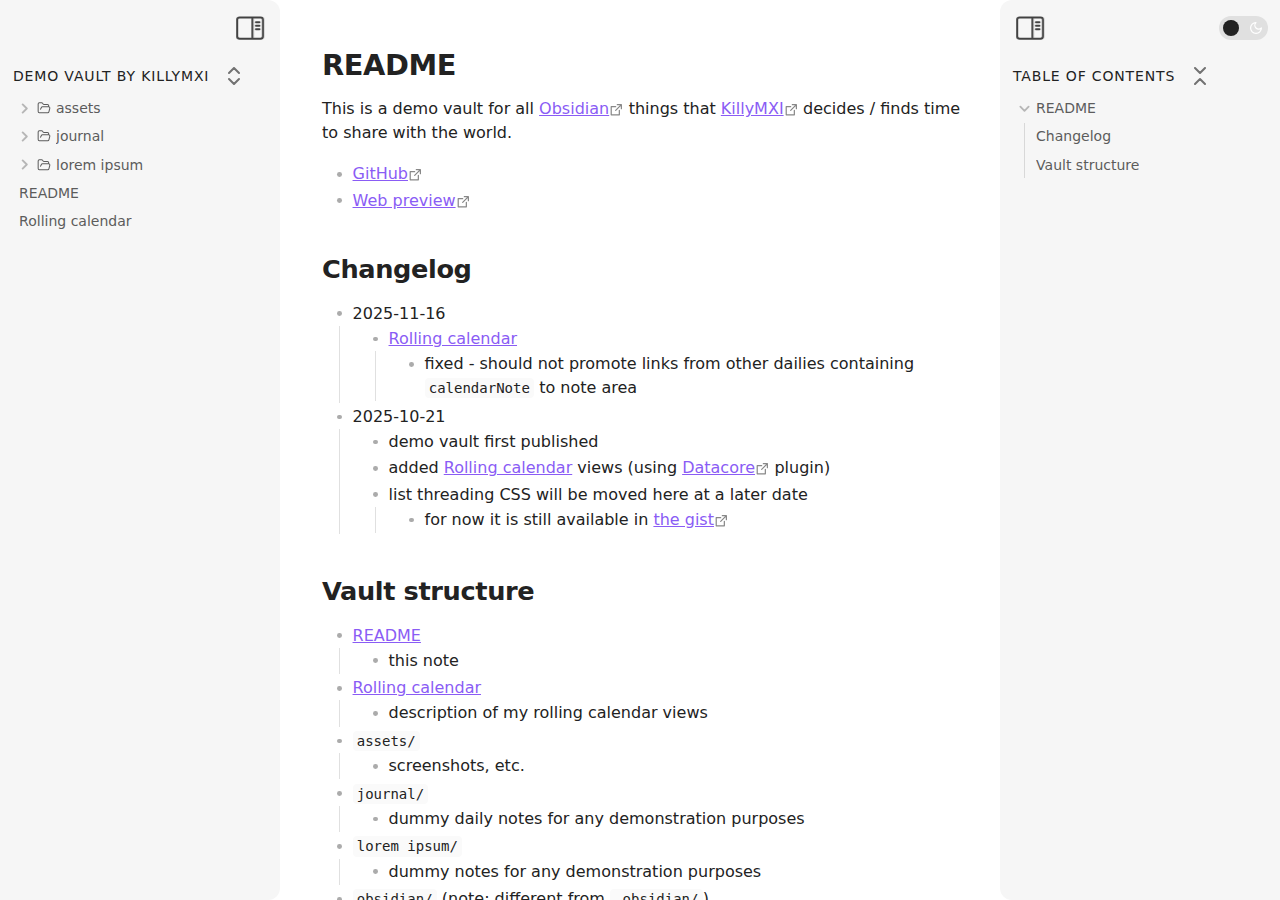
<file: index.html>
<!DOCTYPE HTML>
<html lang="en-US">
  <head>
    <meta charset="UTF-8">
    <meta http-equiv="refresh" content="0; url=readme.html">
    <script type="text/javascript">
      window.location.replace("readme.html")
    </script>
    <title>Page Redirection</title>
  </head>
  <body>
    If you are not redirected automatically, follow <a href='readme.html'>this link</a>.
  </body>
</html>
</file>
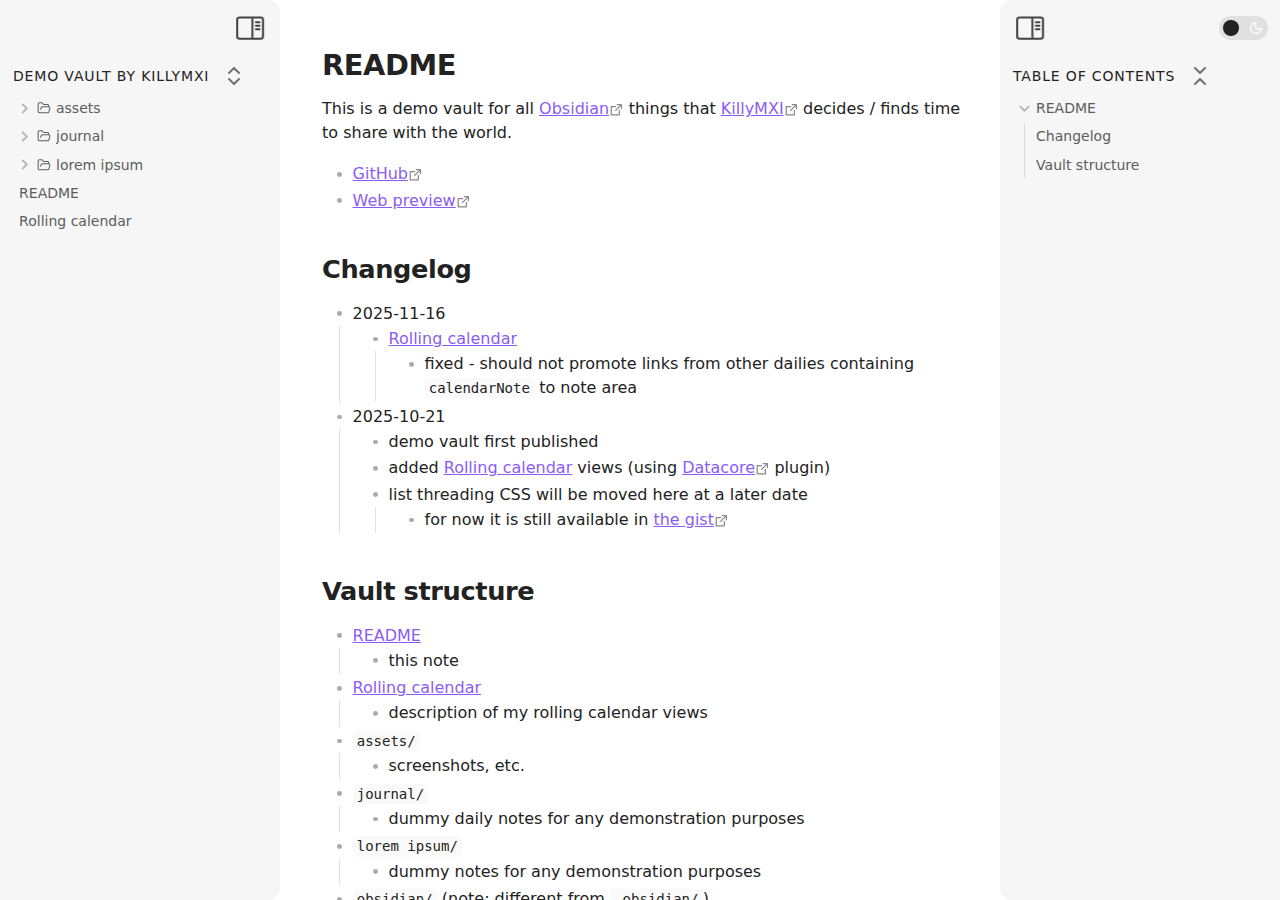
<file: readme.html>
<!DOCTYPE html> <html lang="en"><head>
<title>README</title>
<base href=".">
<meta name="pathname" content="readme.html">
<meta name="description" content="Demo vault by KillyMXI - README">
<meta property="og:title" content="README">
<meta property="og:description" content="Demo vault by KillyMXI - README">
<meta property="og:type" content="website">
<meta property="og:url" content="readme.html">
<meta property="og:image" content="undefined">
<meta charset="UTF-8"><meta property="og:site_name" content="Demo vault by KillyMXI"><meta name="viewport" content="width=device-width, initial-scale=1.0, user-scalable=yes, minimum-scale=1.0, maximum-scale=5.0"><script async="" id="webpage-script" src="site-lib/scripts/webpage.js" onload="this.onload=null;this.setAttribute(&quot;loaded&quot;, &quot;true&quot;)"></script><link rel="icon" href="site-lib/media/favicon.png"><link rel="stylesheet" href="site-lib/styles/obsidian.css"><link rel="preload" href="site-lib/styles/other-plugins.css" as="style" onload="this.onload=null;this.rel='stylesheet'"><noscript><link rel="stylesheet" href="site-lib/styles/other-plugins.css"></noscript><link rel="preload" href="site-lib/styles/global-variable-styles.css" as="style" onload="this.onload=null;this.rel='stylesheet'"><noscript><link rel="stylesheet" href="site-lib/styles/global-variable-styles.css"></noscript><link rel="preload" href="site-lib/styles/main-styles.css" as="style" onload="this.onload=null;this.rel='stylesheet'"><noscript><link rel="stylesheet" href="site-lib/styles/main-styles.css"></noscript><style>body{--line-width:40em;--line-width-adaptive:40em;--file-line-width:40em;--sidebar-width:min(20em, 80vw);--collapse-arrow-size:11px;--tree-vertical-spacing:1.3em;--sidebar-margin:12px}:root{background-color:#202124}.sidebar{height:100%;font-size:14px;z-index:10;min-width:calc(var(--sidebar-width) + var(--divider-width-hover));max-width:calc(var(--sidebar-width) + var(--divider-width-hover));position:relative;overflow:hidden;overflow:clip;transition:min-width ease-in-out,max-width ease-in-out;transition-duration:.2s;contain:size}#left-sidebar{left:0}#right-sidebar{right:0}.sidebar.is-collapsed{min-width:0;max-width:0}.sidebar.floating{position:absolute}.sidebar .leaf-content{height:100%;min-width:calc(var(--sidebar-width) - var(--divider-width-hover));top:0;padding:var(--sidebar-margin);padding-top:4em;line-height:var(--line-height-tight);background-color:var(--background-secondary);transition:background-color,border-right,border-left,box-shadow;transition-duration:var(--color-fade-speed);transition-timing-function:ease-in-out;position:absolute;display:flex;flex-direction:column}.sidebar:not(.is-collapsed) .leaf-content{min-width:calc(max(100%,var(--sidebar-width)) - 3px);max-width:calc(max(100%,var(--sidebar-width)) - 3px)}#left-sidebar-content{left:0;border-top-right-radius:var(--radius-l);border-bottom-right-radius:var(--radius-l)}#right-sidebar-content{right:0;border-top-left-radius:var(--radius-l);border-bottom-left-radius:var(--radius-l)}.sidebar #left-sidebar-content,.sidebar #right-sidebar-content{contain:none!important;container-type:normal!important;animation:none!important}.sidebar:has(.leaf-content:empty):has(.topbar-content:empty){display:none}.sidebar-topbar{height:calc(2.3em + 2 * var(--sidebar-margin));width:var(--sidebar-width);padding:var(--sidebar-margin);z-index:1;position:fixed;display:flex;align-items:center;transition:width ease-in-out;transition-duration:inherit}.sidebar.is-collapsed .sidebar-topbar{width:calc(2.3em + var(--sidebar-margin) * 2)}.sidebar .sidebar-topbar.is-collapsed{width:0}#left-sidebar .sidebar-topbar{left:0;flex-direction:row;border-top-right-radius:var(--radius-l)}#right-sidebar .sidebar-topbar{right:0;flex-direction:row-reverse;border-top-left-radius:var(--radius-l)}#left-sidebar .topbar-content{margin-right:calc(2.3em + var(--sidebar-margin));flex-direction:row}#right-sidebar .topbar-content{margin-left:calc(2.3em + var(--sidebar-margin));flex-direction:row-reverse}.topbar-content{overflow:hidden visible;overflow:clip visible;width:100%;height:100%;display:flex;align-items:center;transition:inherit}.sidebar.is-collapsed .topbar-content{width:0;transition:inherit}.clickable-icon.sidebar-collapse-icon{background-color:transparent;color:var(--icon-color-focused);padding:2px!important;margin:0!important;height:100%!important;width:2.3em!important;margin-inline:0.14em!important;position:absolute}#left-sidebar .clickable-icon.sidebar-collapse-icon{transform:rotateY(180deg);right:var(--sidebar-margin)}#right-sidebar .clickable-icon.sidebar-collapse-icon{transform:rotateY(180deg);left:var(--sidebar-margin)}.clickable-icon.sidebar-collapse-icon svg.svg-icon{width:100%;height:100%}.feature-title{margin-left:1px;text-transform:uppercase;letter-spacing:.06em;margin-top:.75em;margin-bottom:.75em}.feature-header{display:flex;align-items:center;padding-top:0;font-size:1em;padding-left:0}body.floating-sidebars .sidebar{position:absolute}body{transition:background-color var(--color-fade-speed) ease-in-out}#navbar:not(:empty){display:flex;align-items:center;justify-content:space-between;padding:.5em 1em;width:100%}#main{display:flex;flex-direction:column;height:100%;width:100%;align-items:stretch;justify-content:center}#main-horizontal{display:flex;flex-direction:row;flex-grow:1;width:100%;align-items:stretch;justify-content:center}#center-content{flex-basis:100%;max-width:100%;width:100%;height:100%;display:flex;flex-direction:column;align-items:center;transition:opacity .2s ease-in-out;contain:inline-size}.hide{opacity:0!important;transition:opacity .2s ease-in-out;pointer-events:none}#center-content>.obsidian-document{padding-left:2em;padding-right:1em;margin-bottom:0;width:100%;width:-webkit-fill-available;width:-moz-available;width:fill-available;transition:background-color var(--color-fade-speed) ease-in-out;border-top-right-radius:var(--window-radius,var(--radius-m));border-top-left-radius:var(--window-radius,var(--radius-m));overflow-x:hidden!important;overflow-y:auto!important;display:flex!important;flex-direction:column!important;align-items:center!important;contain:inline-size}body #center-content>.obsidian-document>.markdown-preview-sizer{padding-bottom:80vh;width:100%;max-width:var(--line-width);flex-basis:var(--line-width);transition:background-color var(--color-fade-speed) ease-in-out;contain:inline-size}#center-content>.obsidian-document>div{width:100%!important;transition:background-color var(--color-fade-speed) ease-in-out;contain:inline-size}#center-content>.obsidian-document:not([data-type=markdown]).embed{display:flex;padding:1em;height:100%;width:100%;align-items:center;justify-content:center}#center-content>.obsidian-document:not([data-type=markdown]).embed>*{max-width:100%;max-height:100%;object-fit:contain}:not(h1,h2,h3,h4,h5,h6,li):has(> :is(.math,table)){overflow-x:auto!important}#center-content>.obsidian-document:not([data-type=markdown]){overflow-x:auto;contain:content;padding:0;margin:0;height:100%}.obsidian-document[data-type=attachment]{display:flex;flex-direction:column;align-items:center;justify-content:center;height:100%;width:100%}.obsidian-document[data-type=attachment]>*{outline:0;border:none;box-shadow:none}.obsidian-document[data-type=attachment] :is(img){max-width:90%;max-height:90%;object-fit:contain}.obsidian-document[data-type=attachment]>:is(audio){width:100%;max-width:min(90%,var(--line-width))}.obsidian-document[data-type=attachment]>:is(embed,iframe,video){width:100%;height:100%;max-width:100%;max-height:100%;object-fit:contain}.canvas-wrapper>:is(.header,.footer){z-index:100;position:absolute;display:flex;justify-content:center;flex-direction:column;width:100%;align-items:center}.scroll-highlight{position:absolute;width:100%;height:100%;pointer-events:none;z-index:1000;background-color:hsla(var(--color-accent-hsl),.25);opacity:0;padding:1em;inset:50%;translate:-50% -50%;border-radius:var(--radius-s)}</style><script defer="">async function loadIncludes(){let e=document.querySelectorAll("link[itemprop='include']");for(const t of e){let e=t.getAttribute("href");try{let o="";if(e.startsWith("https:")||e.startsWith("http:")||"file:"!=window.location.protocol){const n=await fetch(e);if(!n.ok){console.log("Could not include file: "+e),t?.remove();continue}o=await n.text()}else{const t=document.getElementById(btoa(encodeURI(e)));if(t){const e=JSON.parse(decodeURI(atob(t.getAttribute("value")??"")));o=e?.data??""}}let n=document.createRange().createContextualFragment(o);t.before(n),t.remove(),console.log("Included text: "+o),console.log("Included file: "+e)}catch(o){t?.remove(),console.log("Could not include file: "+e,o);continue}}}document.addEventListener("DOMContentLoaded",(()=>{loadIncludes()}));let isFileProtocol="file:"==location.protocol;function waitLoadScripts(e,t){let o=e.map((e=>document.getElementById(e+"-script")));!function e(n){let l=o[n],c=n+1;l?(l&&"true"!=l.getAttribute("loaded")||n<o.length&&e(c),n<o.length&&l.addEventListener("load",(()=>e(c)))):n<o.length?e(c):t()}(0)}</script></head><body class="publish css-settings-manager styled-scrollbars show-inline-title show-ribbon is-focused"><script defer="">let theme=localStorage.getItem("theme")||(window.matchMedia("(prefers-color-scheme: dark)").matches?"dark":"light");"dark"==theme?(document.body.classList.add("theme-dark"),document.body.classList.remove("theme-light")):(document.body.classList.add("theme-light"),document.body.classList.remove("theme-dark")),window.innerWidth<480?document.body.classList.add("is-phone"):window.innerWidth<768?document.body.classList.add("is-tablet"):window.innerWidth<1024?document.body.classList.add("is-small-screen"):document.body.classList.add("is-large-screen")</script><div id="main"><div id="navbar"></div><div id="main-horizontal"><div id="left-content" class="leaf" style="--sidebar-width: var(--sidebar-width-left);"><div id="left-sidebar" class="sidebar"><div class="sidebar-handle"></div><div class="sidebar-topbar"><div class="topbar-content"></div><div class="clickable-icon sidebar-collapse-icon"><svg xmlns="http://www.w3.org/2000/svg" width="100%" height="100%" viewBox="0 0 24 24" fill="none" stroke="currentColor" stroke-width="3" stroke-linecap="round" stroke-linejoin="round" class="svg-icon"><path d="M21 3H3C1.89543 3 1 3.89543 1 5V19C1 20.1046 1.89543 21 3 21H21C22.1046 21 23 20.1046 23 19V5C23 3.89543 22.1046 3 21 3Z"></path><path d="M10 4V20"></path><path d="M4 7H7"></path><path d="M4 10H7"></path><path d="M4 13H7"></path></svg></div></div><div class="sidebar-content-wrapper"><div id="left-sidebar-content" class="leaf-content"><link itemprop="include" href="site-lib/html/file-tree-content.html"></div></div><script defer="">let ls = document.querySelector("#left-sidebar"); ls.classList.toggle("is-collapsed", window.innerWidth < 768); ls.style.setProperty("--sidebar-width", localStorage.getItem("sidebar-left-width"));</script></div></div><div id="center-content" class="leaf"><div class="obsidian-document markdown-preview-view markdown-rendered node-insert-event is-readable-line-width allow-fold-headings allow-fold-lists show-indentation-guide show-properties" data-type="markdown"><style id="MJX-CHTML-styles"></style><div class="markdown-preview-sizer markdown-preview-section"><div class="header"><h1 class="page-title heading inline-title" id="README_0">README</h1><div class="data-bar"></div></div><div class="markdown-preview-pusher" style="width: 1px; height: 0.1px; margin-bottom: 0px;"></div><div class="el-p"><p dir="auto">This is a demo vault for all <a data-tooltip-position="top" aria-label="https://obsidian.md/" rel="noopener nofollow" class="external-link is-unresolved" href="https://obsidian.md/" target="_self">Obsidian</a> things that <a data-tooltip-position="top" aria-label="https://github.com/KillyMXI" rel="noopener nofollow" class="external-link is-unresolved" href="https://github.com/KillyMXI" target="_self">KillyMXI</a> decides / finds time to share with the world.</p></div><div class="el-ul"><ul class="has-list-bullet">
<li data-line="0" dir="auto"><span class="list-bullet"></span><a data-tooltip-position="top" aria-label="https://github.com/KillyMXI/obsidian-demo-vault" rel="noopener nofollow" class="external-link is-unresolved" href="https://github.com/KillyMXI/obsidian-demo-vault" target="_self">GitHub</a></li>
<li data-line="1" dir="auto"><span class="list-bullet"></span><a data-tooltip-position="top" aria-label="https://killymxi.github.io/obsidian-demo-vault/readme.html" rel="noopener nofollow" class="external-link is-unresolved" href="https://killymxi.github.io/obsidian-demo-vault/readme.html" target="_self">Web preview</a></li>
</ul></div><div class="el-h2"><h2 data-heading="Changelog" dir="auto" class="heading" id="Changelog_0"><span class="heading-collapse-indicator collapse-indicator collapse-icon"><svg xmlns="http://www.w3.org/2000/svg" width="24" height="24" viewBox="0 0 24 24" fill="none" stroke="currentColor" stroke-width="2" stroke-linecap="round" stroke-linejoin="round" class="svg-icon right-triangle"><path d="M3 8L12 17L21 8"></path></svg></span>Changelog</h2></div><div class="el-ul"><ul class="has-list-bullet">
<li data-line="0" dir="auto"><span class="list-bullet"></span><span class="list-collapse-indicator collapse-indicator collapse-icon"><svg xmlns="http://www.w3.org/2000/svg" width="24" height="24" viewBox="0 0 24 24" fill="none" stroke="currentColor" stroke-width="2" stroke-linecap="round" stroke-linejoin="round" class="svg-icon right-triangle"><path d="M3 8L12 17L21 8"></path></svg></span>2025-11-16
<ul class="has-list-bullet">
<li data-line="1" dir="auto"><span class="list-bullet"></span><span class="list-collapse-indicator collapse-indicator collapse-icon"><svg xmlns="http://www.w3.org/2000/svg" width="24" height="24" viewBox="0 0 24 24" fill="none" stroke="currentColor" stroke-width="2" stroke-linecap="round" stroke-linejoin="round" class="svg-icon right-triangle"><path d="M3 8L12 17L21 8"></path></svg></span><a class="internal-link" data-href="Rolling calendar.md" href="rolling-calendar.html" target="_self" rel="noopener nofollow">Rolling calendar</a>
<ul class="has-list-bullet">
<li data-line="2" dir="auto"><span class="list-bullet"></span>fixed - should not promote links from other dailies containing <code>calendarNote</code> to note area</li>
</ul>
</li>
</ul>
</li>
<li data-line="3" dir="auto"><span class="list-bullet"></span><span class="list-collapse-indicator collapse-indicator collapse-icon"><svg xmlns="http://www.w3.org/2000/svg" width="24" height="24" viewBox="0 0 24 24" fill="none" stroke="currentColor" stroke-width="2" stroke-linecap="round" stroke-linejoin="round" class="svg-icon right-triangle"><path d="M3 8L12 17L21 8"></path></svg></span>2025-10-21
<ul class="has-list-bullet">
<li data-line="4" dir="auto"><span class="list-bullet"></span>demo vault first published</li>
<li data-line="5" dir="auto"><span class="list-bullet"></span>added <a class="internal-link" data-href="Rolling calendar.md" href="rolling-calendar.html" target="_self" rel="noopener nofollow">Rolling calendar</a> views (using <a data-tooltip-position="top" aria-label="https://blacksmithgu.github.io/datacore/" rel="noopener nofollow" class="external-link is-unresolved" href="https://blacksmithgu.github.io/datacore/" target="_self">Datacore</a> plugin)</li>
<li data-line="6" dir="auto"><span class="list-bullet"></span><span class="list-collapse-indicator collapse-indicator collapse-icon"><svg xmlns="http://www.w3.org/2000/svg" width="24" height="24" viewBox="0 0 24 24" fill="none" stroke="currentColor" stroke-width="2" stroke-linecap="round" stroke-linejoin="round" class="svg-icon right-triangle"><path d="M3 8L12 17L21 8"></path></svg></span>list threading CSS will be moved here at a later date
<ul class="has-list-bullet">
<li data-line="7" dir="auto"><span class="list-bullet"></span>for now it is still available in <a data-tooltip-position="top" aria-label="https://gist.github.com/KillyMXI/cbef8edff6dd55d9e6ea4df66567e9b1" rel="noopener nofollow" class="external-link is-unresolved" href="https://gist.github.com/KillyMXI/cbef8edff6dd55d9e6ea4df66567e9b1" target="_self">the gist</a></li>
</ul>
</li>
</ul>
</li>
</ul></div><div class="el-h2"><h2 data-heading="Vault structure" dir="auto" class="heading" id="Vault_structure_0"><span class="heading-collapse-indicator collapse-indicator collapse-icon"><svg xmlns="http://www.w3.org/2000/svg" width="24" height="24" viewBox="0 0 24 24" fill="none" stroke="currentColor" stroke-width="2" stroke-linecap="round" stroke-linejoin="round" class="svg-icon right-triangle"><path d="M3 8L12 17L21 8"></path></svg></span>Vault structure</h2></div><div class="el-ul"><ul class="has-list-bullet">
<li data-line="0" dir="auto"><span class="list-bullet"></span><span class="list-collapse-indicator collapse-indicator collapse-icon"><svg xmlns="http://www.w3.org/2000/svg" width="24" height="24" viewBox="0 0 24 24" fill="none" stroke="currentColor" stroke-width="2" stroke-linecap="round" stroke-linejoin="round" class="svg-icon right-triangle"><path d="M3 8L12 17L21 8"></path></svg></span><a class="internal-link" data-href="README.md" href="readme.html" target="_self" rel="noopener nofollow">README</a>
<ul class="has-list-bullet">
<li data-line="1" dir="auto"><span class="list-bullet"></span>this note</li>
</ul>
</li>
<li data-line="2" dir="auto"><span class="list-bullet"></span><span class="list-collapse-indicator collapse-indicator collapse-icon"><svg xmlns="http://www.w3.org/2000/svg" width="24" height="24" viewBox="0 0 24 24" fill="none" stroke="currentColor" stroke-width="2" stroke-linecap="round" stroke-linejoin="round" class="svg-icon right-triangle"><path d="M3 8L12 17L21 8"></path></svg></span><a class="internal-link" data-href="Rolling calendar.md" href="rolling-calendar.html" target="_self" rel="noopener nofollow">Rolling calendar</a>
<ul class="has-list-bullet">
<li data-line="3" dir="auto"><span class="list-bullet"></span>description of my rolling calendar views</li>
</ul>
</li>
<li data-line="4" dir="auto"><span class="list-bullet"></span><span class="list-collapse-indicator collapse-indicator collapse-icon"><svg xmlns="http://www.w3.org/2000/svg" width="24" height="24" viewBox="0 0 24 24" fill="none" stroke="currentColor" stroke-width="2" stroke-linecap="round" stroke-linejoin="round" class="svg-icon right-triangle"><path d="M3 8L12 17L21 8"></path></svg></span><code>assets/</code>
<ul class="has-list-bullet">
<li data-line="5" dir="auto"><span class="list-bullet"></span>screenshots, etc.</li>
</ul>
</li>
<li data-line="6" dir="auto"><span class="list-bullet"></span><span class="list-collapse-indicator collapse-indicator collapse-icon"><svg xmlns="http://www.w3.org/2000/svg" width="24" height="24" viewBox="0 0 24 24" fill="none" stroke="currentColor" stroke-width="2" stroke-linecap="round" stroke-linejoin="round" class="svg-icon right-triangle"><path d="M3 8L12 17L21 8"></path></svg></span><code>journal/</code>
<ul class="has-list-bullet">
<li data-line="7" dir="auto"><span class="list-bullet"></span>dummy daily notes for any demonstration purposes</li>
</ul>
</li>
<li data-line="8" dir="auto"><span class="list-bullet"></span><span class="list-collapse-indicator collapse-indicator collapse-icon"><svg xmlns="http://www.w3.org/2000/svg" width="24" height="24" viewBox="0 0 24 24" fill="none" stroke="currentColor" stroke-width="2" stroke-linecap="round" stroke-linejoin="round" class="svg-icon right-triangle"><path d="M3 8L12 17L21 8"></path></svg></span><code>lorem ipsum/</code>
<ul class="has-list-bullet">
<li data-line="9" dir="auto"><span class="list-bullet"></span>dummy notes for any demonstration purposes</li>
</ul>
</li>
<li data-line="10" dir="auto"><span class="list-bullet"></span><span class="list-collapse-indicator collapse-indicator collapse-icon"><svg xmlns="http://www.w3.org/2000/svg" width="24" height="24" viewBox="0 0 24 24" fill="none" stroke="currentColor" stroke-width="2" stroke-linecap="round" stroke-linejoin="round" class="svg-icon right-triangle"><path d="M3 8L12 17L21 8"></path></svg></span><code>obsidian/</code> (note: different from <code>.obsidian/</code>)
<ul class="has-list-bullet">
<li data-line="11" dir="auto"><span class="list-bullet"></span>is where I put all custom machinery such as script, templates, etc.</li>
<li data-line="12" dir="auto"><span class="list-bullet"></span><span class="list-collapse-indicator collapse-indicator collapse-icon"><svg xmlns="http://www.w3.org/2000/svg" width="24" height="24" viewBox="0 0 24 24" fill="none" stroke="currentColor" stroke-width="2" stroke-linecap="round" stroke-linejoin="round" class="svg-icon right-triangle"><path d="M3 8L12 17L21 8"></path></svg></span><code>datacore/</code>
<ul class="has-list-bullet">
<li data-line="13" dir="auto"><span class="list-bullet"></span>contains all code of my custom <a data-tooltip-position="top" aria-label="https://blacksmithgu.github.io/datacore/" rel="noopener nofollow" class="external-link is-unresolved" href="https://blacksmithgu.github.io/datacore/" target="_self">Datacore</a> components and necessary utilities</li>
</ul>
</li>
</ul>
</li>
</ul></div><div class="footer"><div class="data-bar"></div></div></div></div></div><div id="right-content" class="leaf" style="--sidebar-width: var(--sidebar-width-right);"><div id="right-sidebar" class="sidebar"><div class="sidebar-handle"></div><div class="sidebar-topbar"><div class="topbar-content"><label class="theme-toggle-container" for="theme-toggle-input" id=""><input class="theme-toggle-input" type="checkbox" id="theme-toggle-input"><div class="toggle-background"></div></label></div><div class="clickable-icon sidebar-collapse-icon"><svg xmlns="http://www.w3.org/2000/svg" width="100%" height="100%" viewBox="0 0 24 24" fill="none" stroke="currentColor" stroke-width="3" stroke-linecap="round" stroke-linejoin="round" class="svg-icon"><path d="M21 3H3C1.89543 3 1 3.89543 1 5V19C1 20.1046 1.89543 21 3 21H21C22.1046 21 23 20.1046 23 19V5C23 3.89543 22.1046 3 21 3Z"></path><path d="M10 4V20"></path><path d="M4 7H7"></path><path d="M4 10H7"></path><path d="M4 13H7"></path></svg></div></div><div class="sidebar-content-wrapper"><div id="right-sidebar-content" class="leaf-content"><div id="outline" class=" tree-container"><div class="feature-header"><div class="feature-title">Table Of Contents</div><button class="clickable-icon nav-action-button tree-collapse-all" aria-label="Collapse All"><svg xmlns="http://www.w3.org/2000/svg" width="24" height="24" viewBox="0 0 24 24" fill="none" stroke="currentColor" stroke-width="2" stroke-linecap="round" stroke-linejoin="round"></svg></button></div><div class="tree-item mod-collapsible" data-depth="1"><a class="tree-item-self is-clickable mod-collapsible" href="readme.html#README_0" data-path="#README_0"><div class="tree-item-icon collapse-icon"><svg xmlns="http://www.w3.org/2000/svg" width="24" height="24" viewBox="0 0 24 24" fill="none" stroke="currentColor" stroke-width="2" stroke-linecap="round" stroke-linejoin="round" class="svg-icon right-triangle"><path d="M3 8L12 17L21 8"></path></svg></div><div class="tree-item-inner heading-link" heading-name="README">README</div></a><div class="tree-item-children"><div class="tree-item" data-depth="2"><a class="tree-item-self is-clickable" href="readme.html#Changelog_0" data-path="#Changelog_0"><div class="tree-item-inner heading-link" heading-name="Changelog">Changelog</div></a><div class="tree-item-children"></div></div><div class="tree-item" data-depth="2"><a class="tree-item-self is-clickable" href="readme.html#Vault_structure_0" data-path="#Vault_structure_0"><div class="tree-item-inner heading-link" heading-name="Vault structure">Vault structure</div></a><div class="tree-item-children"></div></div></div></div></div></div></div><script defer="">let rs = document.querySelector("#right-sidebar"); rs.classList.toggle("is-collapsed", window.innerWidth < 768); rs.style.setProperty("--sidebar-width", localStorage.getItem("sidebar-right-width"));</script></div></div></div></div></body></html>
</file>
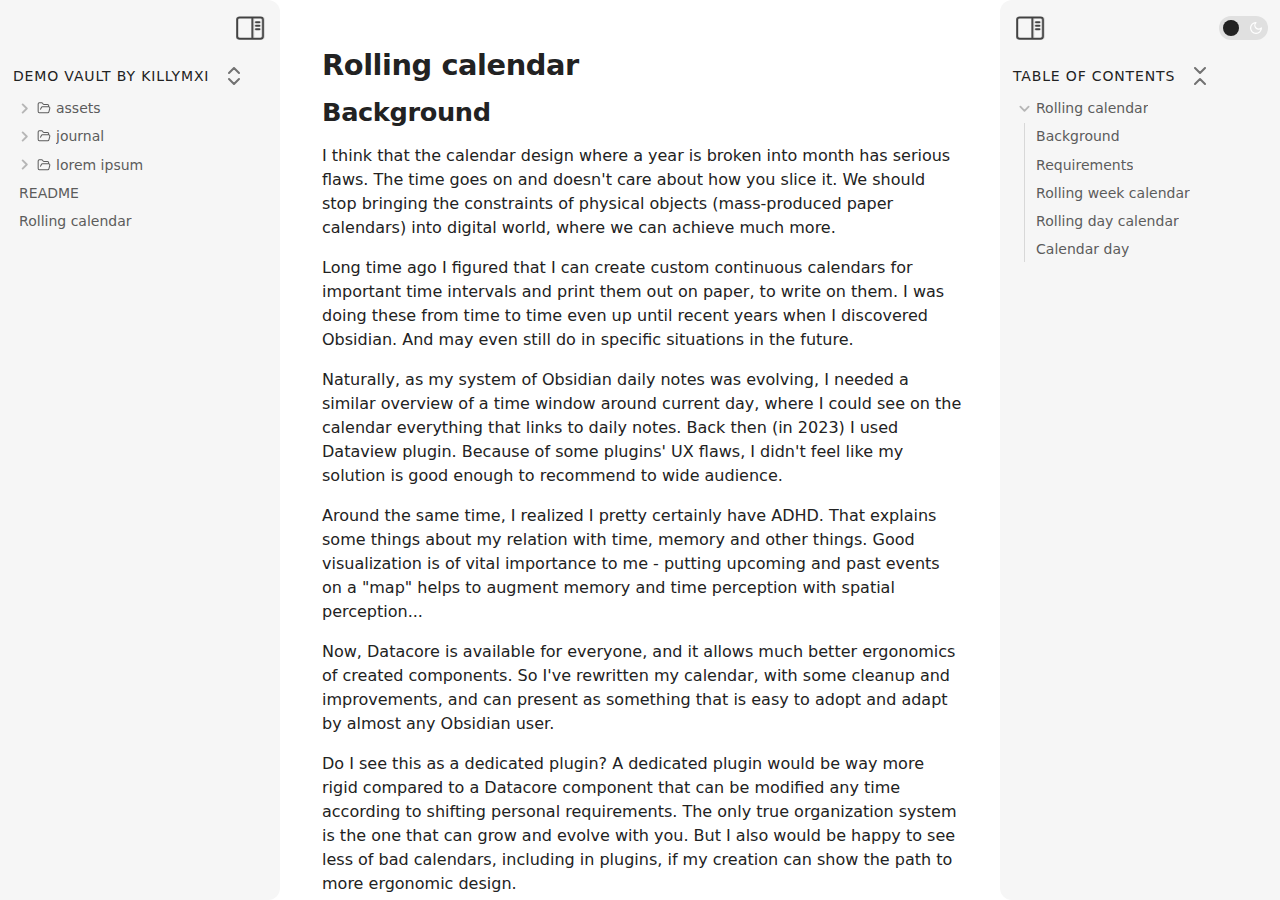
<file: rolling-calendar.html>
<!DOCTYPE html> <html lang="en"><head>
<title>Rolling calendar</title>
<base href=".">
<meta name="pathname" content="rolling-calendar.html">
<meta name="description" content="Demo vault by KillyMXI - Rolling calendar">
<meta property="og:title" content="Rolling calendar">
<meta property="og:description" content="Demo vault by KillyMXI - Rolling calendar">
<meta property="og:type" content="website">
<meta property="og:url" content="rolling-calendar.html">
<meta property="og:image" content="undefined">
<meta charset="UTF-8"><meta property="og:site_name" content="Demo vault by KillyMXI"><meta name="viewport" content="width=device-width, initial-scale=1.0, user-scalable=yes, minimum-scale=1.0, maximum-scale=5.0"><script async="" id="webpage-script" src="site-lib/scripts/webpage.js" onload="this.onload=null;this.setAttribute(&quot;loaded&quot;, &quot;true&quot;)"></script><link rel="icon" href="site-lib/media/favicon.png"><link rel="stylesheet" href="site-lib/styles/obsidian.css"><link rel="preload" href="site-lib/styles/other-plugins.css" as="style" onload="this.onload=null;this.rel='stylesheet'"><noscript><link rel="stylesheet" href="site-lib/styles/other-plugins.css"></noscript><link rel="preload" href="site-lib/styles/global-variable-styles.css" as="style" onload="this.onload=null;this.rel='stylesheet'"><noscript><link rel="stylesheet" href="site-lib/styles/global-variable-styles.css"></noscript><link rel="preload" href="site-lib/styles/main-styles.css" as="style" onload="this.onload=null;this.rel='stylesheet'"><noscript><link rel="stylesheet" href="site-lib/styles/main-styles.css"></noscript><style>body{--line-width:40em;--line-width-adaptive:40em;--file-line-width:40em;--sidebar-width:min(20em, 80vw);--collapse-arrow-size:11px;--tree-vertical-spacing:1.3em;--sidebar-margin:12px}:root{background-color:#202124}.sidebar{height:100%;font-size:14px;z-index:10;min-width:calc(var(--sidebar-width) + var(--divider-width-hover));max-width:calc(var(--sidebar-width) + var(--divider-width-hover));position:relative;overflow:hidden;overflow:clip;transition:min-width ease-in-out,max-width ease-in-out;transition-duration:.2s;contain:size}#left-sidebar{left:0}#right-sidebar{right:0}.sidebar.is-collapsed{min-width:0;max-width:0}.sidebar.floating{position:absolute}.sidebar .leaf-content{height:100%;min-width:calc(var(--sidebar-width) - var(--divider-width-hover));top:0;padding:var(--sidebar-margin);padding-top:4em;line-height:var(--line-height-tight);background-color:var(--background-secondary);transition:background-color,border-right,border-left,box-shadow;transition-duration:var(--color-fade-speed);transition-timing-function:ease-in-out;position:absolute;display:flex;flex-direction:column}.sidebar:not(.is-collapsed) .leaf-content{min-width:calc(max(100%,var(--sidebar-width)) - 3px);max-width:calc(max(100%,var(--sidebar-width)) - 3px)}#left-sidebar-content{left:0;border-top-right-radius:var(--radius-l);border-bottom-right-radius:var(--radius-l)}#right-sidebar-content{right:0;border-top-left-radius:var(--radius-l);border-bottom-left-radius:var(--radius-l)}.sidebar #left-sidebar-content,.sidebar #right-sidebar-content{contain:none!important;container-type:normal!important;animation:none!important}.sidebar:has(.leaf-content:empty):has(.topbar-content:empty){display:none}.sidebar-topbar{height:calc(2.3em + 2 * var(--sidebar-margin));width:var(--sidebar-width);padding:var(--sidebar-margin);z-index:1;position:fixed;display:flex;align-items:center;transition:width ease-in-out;transition-duration:inherit}.sidebar.is-collapsed .sidebar-topbar{width:calc(2.3em + var(--sidebar-margin) * 2)}.sidebar .sidebar-topbar.is-collapsed{width:0}#left-sidebar .sidebar-topbar{left:0;flex-direction:row;border-top-right-radius:var(--radius-l)}#right-sidebar .sidebar-topbar{right:0;flex-direction:row-reverse;border-top-left-radius:var(--radius-l)}#left-sidebar .topbar-content{margin-right:calc(2.3em + var(--sidebar-margin));flex-direction:row}#right-sidebar .topbar-content{margin-left:calc(2.3em + var(--sidebar-margin));flex-direction:row-reverse}.topbar-content{overflow:hidden visible;overflow:clip visible;width:100%;height:100%;display:flex;align-items:center;transition:inherit}.sidebar.is-collapsed .topbar-content{width:0;transition:inherit}.clickable-icon.sidebar-collapse-icon{background-color:transparent;color:var(--icon-color-focused);padding:2px!important;margin:0!important;height:100%!important;width:2.3em!important;margin-inline:0.14em!important;position:absolute}#left-sidebar .clickable-icon.sidebar-collapse-icon{transform:rotateY(180deg);right:var(--sidebar-margin)}#right-sidebar .clickable-icon.sidebar-collapse-icon{transform:rotateY(180deg);left:var(--sidebar-margin)}.clickable-icon.sidebar-collapse-icon svg.svg-icon{width:100%;height:100%}.feature-title{margin-left:1px;text-transform:uppercase;letter-spacing:.06em;margin-top:.75em;margin-bottom:.75em}.feature-header{display:flex;align-items:center;padding-top:0;font-size:1em;padding-left:0}body.floating-sidebars .sidebar{position:absolute}body{transition:background-color var(--color-fade-speed) ease-in-out}#navbar:not(:empty){display:flex;align-items:center;justify-content:space-between;padding:.5em 1em;width:100%}#main{display:flex;flex-direction:column;height:100%;width:100%;align-items:stretch;justify-content:center}#main-horizontal{display:flex;flex-direction:row;flex-grow:1;width:100%;align-items:stretch;justify-content:center}#center-content{flex-basis:100%;max-width:100%;width:100%;height:100%;display:flex;flex-direction:column;align-items:center;transition:opacity .2s ease-in-out;contain:inline-size}.hide{opacity:0!important;transition:opacity .2s ease-in-out;pointer-events:none}#center-content>.obsidian-document{padding-left:2em;padding-right:1em;margin-bottom:0;width:100%;width:-webkit-fill-available;width:-moz-available;width:fill-available;transition:background-color var(--color-fade-speed) ease-in-out;border-top-right-radius:var(--window-radius,var(--radius-m));border-top-left-radius:var(--window-radius,var(--radius-m));overflow-x:hidden!important;overflow-y:auto!important;display:flex!important;flex-direction:column!important;align-items:center!important;contain:inline-size}body #center-content>.obsidian-document>.markdown-preview-sizer{padding-bottom:80vh;width:100%;max-width:var(--line-width);flex-basis:var(--line-width);transition:background-color var(--color-fade-speed) ease-in-out;contain:inline-size}#center-content>.obsidian-document>div{width:100%!important;transition:background-color var(--color-fade-speed) ease-in-out;contain:inline-size}#center-content>.obsidian-document:not([data-type=markdown]).embed{display:flex;padding:1em;height:100%;width:100%;align-items:center;justify-content:center}#center-content>.obsidian-document:not([data-type=markdown]).embed>*{max-width:100%;max-height:100%;object-fit:contain}:not(h1,h2,h3,h4,h5,h6,li):has(> :is(.math,table)){overflow-x:auto!important}#center-content>.obsidian-document:not([data-type=markdown]){overflow-x:auto;contain:content;padding:0;margin:0;height:100%}.obsidian-document[data-type=attachment]{display:flex;flex-direction:column;align-items:center;justify-content:center;height:100%;width:100%}.obsidian-document[data-type=attachment]>*{outline:0;border:none;box-shadow:none}.obsidian-document[data-type=attachment] :is(img){max-width:90%;max-height:90%;object-fit:contain}.obsidian-document[data-type=attachment]>:is(audio){width:100%;max-width:min(90%,var(--line-width))}.obsidian-document[data-type=attachment]>:is(embed,iframe,video){width:100%;height:100%;max-width:100%;max-height:100%;object-fit:contain}.canvas-wrapper>:is(.header,.footer){z-index:100;position:absolute;display:flex;justify-content:center;flex-direction:column;width:100%;align-items:center}.scroll-highlight{position:absolute;width:100%;height:100%;pointer-events:none;z-index:1000;background-color:hsla(var(--color-accent-hsl),.25);opacity:0;padding:1em;inset:50%;translate:-50% -50%;border-radius:var(--radius-s)}</style><script defer="">async function loadIncludes(){let e=document.querySelectorAll("link[itemprop='include']");for(const t of e){let e=t.getAttribute("href");try{let o="";if(e.startsWith("https:")||e.startsWith("http:")||"file:"!=window.location.protocol){const n=await fetch(e);if(!n.ok){console.log("Could not include file: "+e),t?.remove();continue}o=await n.text()}else{const t=document.getElementById(btoa(encodeURI(e)));if(t){const e=JSON.parse(decodeURI(atob(t.getAttribute("value")??"")));o=e?.data??""}}let n=document.createRange().createContextualFragment(o);t.before(n),t.remove(),console.log("Included text: "+o),console.log("Included file: "+e)}catch(o){t?.remove(),console.log("Could not include file: "+e,o);continue}}}document.addEventListener("DOMContentLoaded",(()=>{loadIncludes()}));let isFileProtocol="file:"==location.protocol;function waitLoadScripts(e,t){let o=e.map((e=>document.getElementById(e+"-script")));!function e(n){let l=o[n],c=n+1;l?(l&&"true"!=l.getAttribute("loaded")||n<o.length&&e(c),n<o.length&&l.addEventListener("load",(()=>e(c)))):n<o.length?e(c):t()}(0)}</script></head><body class="publish css-settings-manager styled-scrollbars show-inline-title show-ribbon is-focused"><script defer="">let theme=localStorage.getItem("theme")||(window.matchMedia("(prefers-color-scheme: dark)").matches?"dark":"light");"dark"==theme?(document.body.classList.add("theme-dark"),document.body.classList.remove("theme-light")):(document.body.classList.add("theme-light"),document.body.classList.remove("theme-dark")),window.innerWidth<480?document.body.classList.add("is-phone"):window.innerWidth<768?document.body.classList.add("is-tablet"):window.innerWidth<1024?document.body.classList.add("is-small-screen"):document.body.classList.add("is-large-screen")</script><div id="main"><div id="navbar"></div><div id="main-horizontal"><div id="left-content" class="leaf" style="--sidebar-width: var(--sidebar-width-left);"><div id="left-sidebar" class="sidebar"><div class="sidebar-handle"></div><div class="sidebar-topbar"><div class="topbar-content"></div><div class="clickable-icon sidebar-collapse-icon"><svg xmlns="http://www.w3.org/2000/svg" width="100%" height="100%" viewBox="0 0 24 24" fill="none" stroke="currentColor" stroke-width="3" stroke-linecap="round" stroke-linejoin="round" class="svg-icon"><path d="M21 3H3C1.89543 3 1 3.89543 1 5V19C1 20.1046 1.89543 21 3 21H21C22.1046 21 23 20.1046 23 19V5C23 3.89543 22.1046 3 21 3Z"></path><path d="M10 4V20"></path><path d="M4 7H7"></path><path d="M4 10H7"></path><path d="M4 13H7"></path></svg></div></div><div class="sidebar-content-wrapper"><div id="left-sidebar-content" class="leaf-content"><link itemprop="include" href="site-lib/html/file-tree-content.html"></div></div><script defer="">let ls = document.querySelector("#left-sidebar"); ls.classList.toggle("is-collapsed", window.innerWidth < 768); ls.style.setProperty("--sidebar-width", localStorage.getItem("sidebar-left-width"));</script></div></div><div id="center-content" class="leaf"><div class="obsidian-document markdown-preview-view markdown-rendered node-insert-event is-readable-line-width allow-fold-headings allow-fold-lists show-indentation-guide show-properties" data-type="markdown"><style id="MJX-CHTML-styles"></style><div class="markdown-preview-sizer markdown-preview-section"><div class="header"><h1 class="page-title heading inline-title" id="Rolling_calendar_0">Rolling calendar</h1><div class="data-bar"></div></div><div class="markdown-preview-pusher" style="width: 1px; height: 0.1px; margin-bottom: 0px;"></div><div class="el-h2"><h2 data-heading="Background" dir="auto" class="heading" id="Background_0"><span class="heading-collapse-indicator collapse-indicator collapse-icon"><svg xmlns="http://www.w3.org/2000/svg" width="24" height="24" viewBox="0 0 24 24" fill="none" stroke="currentColor" stroke-width="2" stroke-linecap="round" stroke-linejoin="round" class="svg-icon right-triangle"><path d="M3 8L12 17L21 8"></path></svg></span>Background</h2></div><div class="el-p"><p dir="auto">I think that the calendar design where a year is broken into month has serious flaws. The time goes on and doesn't care about how you slice it. We should stop bringing the constraints of physical objects (mass-produced paper calendars) into digital world, where we can achieve much more.</p></div><div class="el-p"><p dir="auto">Long time ago I figured that I can create custom continuous calendars for important time intervals and print them out on paper, to write on them. I was doing these from time to time even up until recent years when I discovered Obsidian. And may even still do in specific situations in the future.</p></div><div class="el-p"><p dir="auto">Naturally, as my system of Obsidian daily notes was evolving, I needed a similar overview of a time window around current day, where I could see on the calendar everything that links to daily notes. Back then (in 2023) I used Dataview plugin. Because of some plugins' UX flaws, I didn't feel like my solution is good enough to recommend to wide audience.</p></div><div class="el-p"><p dir="auto">Around the same time, I realized I pretty certainly have ADHD. That explains some things about my relation with time, memory and other things. Good visualization is of vital importance to me - putting upcoming and past events on a "map" helps to augment memory and time perception with spatial perception...</p></div><div class="el-p"><p dir="auto">Now, Datacore is available for everyone, and it allows much better ergonomics of created components. So I've rewritten my calendar, with some cleanup and improvements, and can present as something that is easy to adopt and adapt by almost any Obsidian user.</p></div><div class="el-p"><p dir="auto">Do I see this as a dedicated plugin? A dedicated plugin would be way more rigid compared to a Datacore component that can be modified any time according to shifting personal requirements. The only true organization system is the one that can grow and evolve with you. But I also would be happy to see less of bad calendars, including in plugins, if my creation can show the path to more ergonomic design.</p></div><div class="el-h2"><h2 data-heading="Requirements" dir="auto" class="heading" id="Requirements_0"><span class="heading-collapse-indicator collapse-indicator collapse-icon"><svg xmlns="http://www.w3.org/2000/svg" width="24" height="24" viewBox="0 0 24 24" fill="none" stroke="currentColor" stroke-width="2" stroke-linecap="round" stroke-linejoin="round" class="svg-icon right-triangle"><path d="M3 8L12 17L21 8"></path></svg></span>Requirements</h2></div><div class="el-ul"><ul class="has-list-bullet">
<li data-line="0" dir="auto"><span class="list-bullet"></span><a data-tooltip-position="top" aria-label="https://blacksmithgu.github.io/datacore/" rel="noopener nofollow" class="external-link is-unresolved" href="https://blacksmithgu.github.io/datacore/" target="_self">Datacore</a> plugin</li>
<li data-line="1" dir="auto"><span class="list-bullet"></span><span class="list-collapse-indicator collapse-indicator collapse-icon"><svg xmlns="http://www.w3.org/2000/svg" width="24" height="24" viewBox="0 0 24 24" fill="none" stroke="currentColor" stroke-width="2" stroke-linecap="round" stroke-linejoin="round" class="svg-icon right-triangle"><path d="M3 8L12 17L21 8"></path></svg></span>following files placed in the vault:
<ul class="has-list-bullet">
<li data-line="2" dir="auto"><span class="list-bullet"></span><code>obsidian/datacore/calendarDay.jsx</code></li>
<li data-line="3" dir="auto"><span class="list-bullet"></span><code>obsidian/datacore/calendars.css</code></li>
<li data-line="4" dir="auto"><span class="list-bullet"></span><code>obsidian/datacore/luxonUtils.js</code></li>
<li data-line="5" dir="auto"><span class="list-bullet"></span><code>obsidian/datacore/rollingDayCalendar.jsx</code></li>
<li data-line="6" dir="auto"><span class="list-bullet"></span><code>obsidian/datacore/rollingWeekCalendar.jsx</code></li>
</ul>
</li>
</ul></div><div class="el-p"><p dir="auto"><em>Note: there is currently no way for Datacore components to use relative paths. Paths inside files might need to be edited according to your vault organizational structure if you put them in a different place.</em></p></div><div class="el-h2"><h2 data-heading="Rolling week calendar" dir="auto" class="heading" id="Rolling_week_calendar_0"><span class="heading-collapse-indicator collapse-indicator collapse-icon"><svg xmlns="http://www.w3.org/2000/svg" width="24" height="24" viewBox="0 0 24 24" fill="none" stroke="currentColor" stroke-width="2" stroke-linecap="round" stroke-linejoin="round" class="svg-icon right-triangle"><path d="M3 8L12 17L21 8"></path></svg></span>Rolling week calendar</h2></div><div class="el-p"><p dir="auto">Intent: to see few weeks ahead and behind from current (or specified) day.</p></div><div class="el-p"><p dir="auto">It is like your monthly wall calendar with a room for notes, except you will never be in a situation when tomorrow or yesterday is on another page and can't be seen.</p></div><div class="el-p"><p dir="auto">And it uses note linking and properties to be a live presentation of all things that you choose to be aware of, without any convoluted vault organization.</p></div><div class="el-p"><p dir="auto">For each day cell contents see the <a data-href="#Calendar day" href="#Calendar_day_0" class="internal-link" target="_self" rel="noopener nofollow">Calendar day</a> section below.</p></div><div class="el-p"><p dir="auto">How to use:</p></div><div class="el-pre"><pre><code data-line="0">```datacorejsx
const { RollingWeekCalendar } = await dc.require("obsidian/datacore/rollingWeekCalendar.jsx");

return function View() {
    // with all defaults:
    // return &lt;RollingWeekCalendar /&gt;

    // with explicit properties:
    return &lt;RollingWeekCalendar date={"2025-10-21"}
                                firstWeekOffset={-2}
                                lastWeekOffset={2}
                                minWeeks={2}
                                maxWeeks={7}
                                weekStart={1}
                                showControls={true} /&gt;
}
```
</code><button class="copy-code-button"><svg xmlns="http://www.w3.org/2000/svg" width="24" height="24" viewBox="0 0 24 24" fill="none" stroke="currentColor" stroke-width="2" stroke-linecap="round" stroke-linejoin="round" class="svg-icon lucide-copy"><rect x="8" y="8" width="14" height="14" rx="2" ry="2"></rect><path d="M4 16c-1.1 0-2-.9-2-2V4c0-1.1.9-2 2-2h10c1.1 0 2 .9 2 2"></path></svg></button></pre></div><div class="el-table" dir="ltr" style="overflow-x: auto;"><table>
<thead>
<tr>
<th dir="ltr">Property</th>
<th dir="ltr">Optional</th>
<th dir="ltr">Default</th>
<th dir="ltr">Description</th>
</tr>
</thead>
<tbody>
<tr>
<td dir="ltr"><code>date</code></td>
<td dir="ltr">yes</td>
<td dir="ltr">"today"</td>
<td dir="ltr">the "central" date from which the default interval of the calendar will be devised. Any date string that Datacore understands</td>
</tr>
<tr>
<td dir="ltr"><code>firstWeekOffset</code></td>
<td dir="ltr">yes</td>
<td dir="auto">-2</td>
<td dir="ltr">how many weeks before the week of the central date to show by default</td>
</tr>
<tr>
<td dir="ltr"><code>lastWeekOffset</code></td>
<td dir="ltr">yes</td>
<td dir="auto">2</td>
<td dir="ltr">how many weeks after the week of the central date to show by default</td>
</tr>
<tr>
<td dir="ltr"><code>minWeeks</code></td>
<td dir="ltr">yes</td>
<td dir="auto">2</td>
<td dir="ltr">when using arrow controls, don't shrink below this number of weeks, move both ends of the range instead</td>
</tr>
<tr>
<td dir="ltr"><code>maxWeeks</code></td>
<td dir="ltr">yes</td>
<td dir="auto">7</td>
<td dir="ltr">when using arrow controls, don't grow above this number of weeks, move both ends of the range instead</td>
</tr>
<tr>
<td dir="ltr"><code>weekStart</code></td>
<td dir="ltr">yes</td>
<td dir="ltr">1 (Monday)</td>
<td dir="ltr">weekday of the first column. 0 or 7 for Sunday</td>
</tr>
<tr>
<td dir="ltr"><code>showControls</code></td>
<td dir="ltr">yes</td>
<td dir="ltr"><code>true</code></td>
<td dir="ltr">show arrow buttons that allow to modify the calendar range without editing the code</td>
</tr>
</tbody>
</table></div><div class="el-p"><p dir="auto">What you get:</p></div><div class="el-p"><p dir="auto"><em>(Note: it is only interactive when opened in Obsidian. On the web you either see it static or as a code block like above. Web preview also doesn't show note properties.)</em></p></div><div class="el-pre"><div class="block-language-datacorejsx"><style __self="[object Object]" __source="[object Object]">@scope {

  .calendar-day {
    position: relative;
    display: grid;
    grid-template-areas:
      "day   month note"
      "links links links";
    grid-template-columns: auto 1fr auto;
    grid-template-rows: auto 1fr;
    gap: var(--size-2-2);

    --calendar-day-border-color: var(--background-modifier-border);
    border: 1px solid var(--calendar-day-border-color);
    border-radius: 4px;

    --calendar-day-bg-color: var(--color-base-00);
    background-color: var(--calendar-day-bg-color);

    &.no-page {
      border-style: dashed;
    }
    &.this-day {
      outline: 2px solid var(--color-base-40);
      &.no-page {
        outline-style: dashed;
      }
    }
    &.the-day > .calendar-day__day {
      font-weight: bold;

      & > a {
        font-weight: bold;
      }
    }

    & > .calendar-day__day {
      grid-area: day;
      margin-left: 0.4em;

      & > a {
        text-decoration: none;
      }
    }
    &.no-page > .calendar-day__day {
      color: var(--color-base-50);
    }

    & > .calendar-day__note {
      grid-area: note;
      justify-self: end;
      margin-right: 0.4em;
    }

    & > .calendar-day__month {
      grid-area: month;
      text-align: center;
      color: var(--color-base-50);
    }

    & > .calendar-day__weekday {
      position: absolute;
      bottom: calc(100% + 0.05em);
      width: 100%;
      text-align: center;
      color: var(--color-base-50);
      pointer-events: none;

      .the-weekday > & {
        font-weight: bold;
      }
    }

    & > .calendar-day__inlinks {
      grid-area: links;
      position: relative;
      overflow: hidden;
      margin: 0 0.25em;

      &:hover {
        overflow: visible;
      }

      & > .calendar-day__inlinks-list {
        list-style: none;
        margin: 0;
        padding: 0;
        overflow: hidden;
        background: var(--calendar-day-bg-color);
        border: 1px solid transparent;
        border-top-color: var(--calendar-day-border-color);
        border-radius: 0;

        .calendar-day__inlinks:hover > & {
          overflow: visible;
          margin: calc(0px - var(--size-2-3));
          padding: var(--size-2-3);
          position: absolute;
          max-height: none;
          z-index: 10;
          left: auto;
          right: auto;
          top: 0;
          border-color: var(--calendar-day-border-color);
          border-radius: 4px;
        }

        & > .calendar-day__inlink {
          margin: 0;
          padding: 0;
          white-space: nowrap;

          & > a {
            text-decoration: none;

            &:hover {
              text-decoration: underline;
            }
          }
        }
      }
    }
  } /* .calendar-day */


  .rolling-week-calendar {
    display: flex;
    flex-direction: row;
    gap: var(--size-2-3);
    margin-top: 1.1lh;
    margin-bottom: var(--size-2-2);

    & > .rolling-week-calendar__weeks {
      flex: 1;
      display: flex;
      flex-direction: column;
      gap: var(--size-2-2);

      & > .rolling-week-calendar__week {
        display: flex;
        flex-direction: row;
        gap: var(--size-2-2);
        height: 5.5em;

        & > * {
          flex: 1;
          min-width: 0;
        }

        & .calendar-day {

          &.this-month {
            --calendar-day-bg-color: var(--color-base-10);

            &.no-page {
              --calendar-day-bg-color: var(--color-base-05);
            }
          }

          &.this-weekday > .calendar-day__weekday {
            color: var(--color-base-60);
          }
        }
      }
    }

    & > .rolling-week-calendar__controls {
      display: flex;
      flex-direction: column;
      justify-content: space-between;

      & > .rolling-day-calendar__days {
        & > .calendar-day {
          &.this-day > .calendar-day__weekday {
            color: var(--color-base-60);
          }
        }
      }

      & > .rolling-week-calendar__control-group {
        display: flex;
        flex-direction: column;
        gap: var(--size-2-2);
      }
    }
  } /* .rolling-week-calendar */


  .rolling-day-calendar {
    display: flex;
    flex-direction: column;
    gap: var(--size-2-3);
    margin-top: 1lh;
    overflow: visible;

    & > .rolling-day-calendar__controls {
      display: flex;
      justify-content: space-between;
      align-items: center;

      & > .rolling-day-calendar__control-group {
        display: flex;
        align-items: center;
        gap: var(--size-2-2);
      }
    }

    & > .rolling-day-calendar__days {
      display: flex;
      gap: var(--size-2-2);
      width: 100%;
      height: 7em;
      align-items: stretch;

      & > * {
        flex: 1;
        min-width: 0;
      }
      
      & > .calendar-day {

        &.this-day > .calendar-day__weekday {
          color: var(--color-base-60);
        }
      }
    }
  } /* .rolling-day-calendar */

} /* @scope */
</style><div __self="[object Object]" __source="[object Object]" class="rolling-week-calendar"><div __self="[object Object]" __source="[object Object]" class="rolling-week-calendar__weeks"><div data-week-offset="-2" __self="[object Object]" __source="[object Object]" class="rolling-week-calendar__week"><div data-date="2025-10-06" data-weekday="Mon" data-day="6" __self="[object Object]" __source="[object Object]" class="calendar-day this-month no-page"><div __self="[object Object]" __source="[object Object]" class="calendar-day__day"><span __self="[object Object]" __source="[object Object]" class="calendar-day__date">6</span></div><div __self="[object Object]" __source="[object Object]" class="calendar-day__note"><span __self="[object Object]" __source="[object Object]" class="calendar-day__note-empty"></span></div><div __self="[object Object]" __source="[object Object]" class="calendar-day__inlinks"><div __self="[object Object]" __source="[object Object]" class="calendar-day__inlinks-empty"></div></div><div __self="[object Object]" __source="[object Object]" class="calendar-day__weekday"><span __self="[object Object]" __source="[object Object]" class="calendar-day__weekday-text">Mon</span></div><div __self="[object Object]" __source="[object Object]" class="calendar-day__month"><span __self="[object Object]" __source="[object Object]" class="calendar-day__month-text">Oct</span></div></div><div data-date="2025-10-07" data-weekday="Tue" data-day="7" __self="[object Object]" __source="[object Object]" class="calendar-day this-weekday this-month no-page the-weekday"><div __self="[object Object]" __source="[object Object]" class="calendar-day__day"><span __self="[object Object]" __source="[object Object]" class="calendar-day__date">7</span></div><div __self="[object Object]" __source="[object Object]" class="calendar-day__note"><span __self="[object Object]" __source="[object Object]" class="calendar-day__note-empty"></span></div><div __self="[object Object]" __source="[object Object]" class="calendar-day__inlinks"><div __self="[object Object]" __source="[object Object]" class="calendar-day__inlinks-empty"></div></div><div __self="[object Object]" __source="[object Object]" class="calendar-day__weekday"><span __self="[object Object]" __source="[object Object]" class="calendar-day__weekday-text">Tue</span></div><div __self="[object Object]" __source="[object Object]" class="calendar-day__month"></div></div><div data-date="2025-10-08" data-weekday="Wed" data-day="8" __self="[object Object]" __source="[object Object]" class="calendar-day this-month no-page"><div __self="[object Object]" __source="[object Object]" class="calendar-day__day"><span __self="[object Object]" __source="[object Object]" class="calendar-day__date">8</span></div><div __self="[object Object]" __source="[object Object]" class="calendar-day__note"><span __self="[object Object]" __source="[object Object]" class="calendar-day__note-empty"></span></div><div __self="[object Object]" __source="[object Object]" class="calendar-day__inlinks"><div __self="[object Object]" __source="[object Object]" class="calendar-day__inlinks-empty"></div></div><div __self="[object Object]" __source="[object Object]" class="calendar-day__weekday"><span __self="[object Object]" __source="[object Object]" class="calendar-day__weekday-text">Wed</span></div><div __self="[object Object]" __source="[object Object]" class="calendar-day__month"></div></div><div data-date="2025-10-09" data-weekday="Thu" data-day="9" __self="[object Object]" __source="[object Object]" class="calendar-day this-month no-page"><div __self="[object Object]" __source="[object Object]" class="calendar-day__day"><span __self="[object Object]" __source="[object Object]" class="calendar-day__date">9</span></div><div __self="[object Object]" __source="[object Object]" class="calendar-day__note"><span __self="[object Object]" __source="[object Object]" class="calendar-day__note-empty"></span></div><div __self="[object Object]" __source="[object Object]" class="calendar-day__inlinks"><div __self="[object Object]" __source="[object Object]" class="calendar-day__inlinks-empty"></div></div><div __self="[object Object]" __source="[object Object]" class="calendar-day__weekday"><span __self="[object Object]" __source="[object Object]" class="calendar-day__weekday-text">Thu</span></div><div __self="[object Object]" __source="[object Object]" class="calendar-day__month"></div></div><div data-date="2025-10-10" data-weekday="Fri" data-day="10" __self="[object Object]" __source="[object Object]" class="calendar-day this-month no-page"><div __self="[object Object]" __source="[object Object]" class="calendar-day__day"><span __self="[object Object]" __source="[object Object]" class="calendar-day__date">10</span></div><div __self="[object Object]" __source="[object Object]" class="calendar-day__note"><span __self="[object Object]" __source="[object Object]" class="calendar-day__note-empty"></span></div><div __self="[object Object]" __source="[object Object]" class="calendar-day__inlinks"><div __self="[object Object]" __source="[object Object]" class="calendar-day__inlinks-empty"></div></div><div __self="[object Object]" __source="[object Object]" class="calendar-day__weekday"><span __self="[object Object]" __source="[object Object]" class="calendar-day__weekday-text">Fri</span></div><div __self="[object Object]" __source="[object Object]" class="calendar-day__month"></div></div><div data-date="2025-10-11" data-weekday="Sat" data-day="11" __self="[object Object]" __source="[object Object]" class="calendar-day this-month no-page"><div __self="[object Object]" __source="[object Object]" class="calendar-day__day"><span __self="[object Object]" __source="[object Object]" class="calendar-day__date">11</span></div><div __self="[object Object]" __source="[object Object]" class="calendar-day__note"><span __self="[object Object]" __source="[object Object]" class="calendar-day__note-empty"></span></div><div __self="[object Object]" __source="[object Object]" class="calendar-day__inlinks"><div __self="[object Object]" __source="[object Object]" class="calendar-day__inlinks-empty"></div></div><div __self="[object Object]" __source="[object Object]" class="calendar-day__weekday"><span __self="[object Object]" __source="[object Object]" class="calendar-day__weekday-text">Sat</span></div><div __self="[object Object]" __source="[object Object]" class="calendar-day__month"></div></div><div data-date="2025-10-12" data-weekday="Sun" data-day="12" __self="[object Object]" __source="[object Object]" class="calendar-day this-month no-page"><div __self="[object Object]" __source="[object Object]" class="calendar-day__day"><span __self="[object Object]" __source="[object Object]" class="calendar-day__date">12</span></div><div __self="[object Object]" __source="[object Object]" class="calendar-day__note"><span __self="[object Object]" __source="[object Object]" class="calendar-day__note-empty"></span></div><div __self="[object Object]" __source="[object Object]" class="calendar-day__inlinks"><div __self="[object Object]" __source="[object Object]" class="calendar-day__inlinks-empty"></div></div><div __self="[object Object]" __source="[object Object]" class="calendar-day__weekday"><span __self="[object Object]" __source="[object Object]" class="calendar-day__weekday-text">Sun</span></div><div __self="[object Object]" __source="[object Object]" class="calendar-day__month"></div></div></div><div data-week-offset="-1" __self="[object Object]" __source="[object Object]" class="rolling-week-calendar__week"><div data-date="2025-10-13" data-weekday="Mon" data-day="13" __self="[object Object]" __source="[object Object]" class="calendar-day this-month no-page"><div __self="[object Object]" __source="[object Object]" class="calendar-day__day"><span __self="[object Object]" __source="[object Object]" class="calendar-day__date">13</span></div><div __self="[object Object]" __source="[object Object]" class="calendar-day__note"><span __self="[object Object]" __source="[object Object]" class="calendar-day__note-empty"></span></div><div __self="[object Object]" __source="[object Object]" class="calendar-day__inlinks"><div __self="[object Object]" __source="[object Object]" class="calendar-day__inlinks-empty"></div></div><div __self="[object Object]" __source="[object Object]" class="calendar-day__weekday"></div><div __self="[object Object]" __source="[object Object]" class="calendar-day__month"></div></div><div data-date="2025-10-14" data-weekday="Tue" data-day="14" __self="[object Object]" __source="[object Object]" class="calendar-day this-weekday this-month no-page the-weekday"><div __self="[object Object]" __source="[object Object]" class="calendar-day__day"><span __self="[object Object]" __source="[object Object]" class="calendar-day__date">14</span></div><div __self="[object Object]" __source="[object Object]" class="calendar-day__note"><span __self="[object Object]" __source="[object Object]" class="calendar-day__note-empty"></span></div><div __self="[object Object]" __source="[object Object]" class="calendar-day__inlinks"><div __self="[object Object]" __source="[object Object]" class="calendar-day__inlinks-empty"></div></div><div __self="[object Object]" __source="[object Object]" class="calendar-day__weekday"></div><div __self="[object Object]" __source="[object Object]" class="calendar-day__month"></div></div><div data-date="2025-10-15" data-weekday="Wed" data-day="15" __self="[object Object]" __source="[object Object]" class="calendar-day this-month no-page"><div __self="[object Object]" __source="[object Object]" class="calendar-day__day"><span __self="[object Object]" __source="[object Object]" class="calendar-day__date">15</span></div><div __self="[object Object]" __source="[object Object]" class="calendar-day__note"><span __self="[object Object]" __source="[object Object]" class="calendar-day__note-empty"></span></div><div __self="[object Object]" __source="[object Object]" class="calendar-day__inlinks"><div __self="[object Object]" __source="[object Object]" class="calendar-day__inlinks-empty"></div></div><div __self="[object Object]" __source="[object Object]" class="calendar-day__weekday"></div><div __self="[object Object]" __source="[object Object]" class="calendar-day__month"></div></div><div data-date="2025-10-16" data-weekday="Thu" data-day="16" __self="[object Object]" __source="[object Object]" class="calendar-day this-month no-page"><div __self="[object Object]" __source="[object Object]" class="calendar-day__day"><span __self="[object Object]" __source="[object Object]" class="calendar-day__date">16</span></div><div __self="[object Object]" __source="[object Object]" class="calendar-day__note"><span __self="[object Object]" __source="[object Object]" class="calendar-day__note-empty"></span></div><div __self="[object Object]" __source="[object Object]" class="calendar-day__inlinks"><div __self="[object Object]" __source="[object Object]" class="calendar-day__inlinks-empty"></div></div><div __self="[object Object]" __source="[object Object]" class="calendar-day__weekday"></div><div __self="[object Object]" __source="[object Object]" class="calendar-day__month"></div></div><div data-date="2025-10-17" data-weekday="Fri" data-day="17" __self="[object Object]" __source="[object Object]" class="calendar-day this-week this-month no-page"><div __self="[object Object]" __source="[object Object]" class="calendar-day__day"><span __self="[object Object]" __source="[object Object]" class="calendar-day__date">17</span></div><div __self="[object Object]" __source="[object Object]" class="calendar-day__note"><span __self="[object Object]" __source="[object Object]" class="calendar-day__note-empty"></span></div><div __self="[object Object]" __source="[object Object]" class="calendar-day__inlinks"><div __self="[object Object]" __source="[object Object]" class="calendar-day__inlinks-empty"></div></div><div __self="[object Object]" __source="[object Object]" class="calendar-day__weekday"></div><div __self="[object Object]" __source="[object Object]" class="calendar-day__month"></div></div><div data-date="2025-10-18" data-weekday="Sat" data-day="18" __self="[object Object]" __source="[object Object]" class="calendar-day this-week this-month no-page"><div __self="[object Object]" __source="[object Object]" class="calendar-day__day"><span __self="[object Object]" __source="[object Object]" class="calendar-day__date">18</span></div><div __self="[object Object]" __source="[object Object]" class="calendar-day__note"><span __self="[object Object]" __source="[object Object]" class="calendar-day__note-empty"></span></div><div __self="[object Object]" __source="[object Object]" class="calendar-day__inlinks"><div __self="[object Object]" __source="[object Object]" class="calendar-day__inlinks-empty"></div></div><div __self="[object Object]" __source="[object Object]" class="calendar-day__weekday"></div><div __self="[object Object]" __source="[object Object]" class="calendar-day__month"></div></div><div data-date="2025-10-19" data-weekday="Sun" data-day="19" __self="[object Object]" __source="[object Object]" class="calendar-day this-week this-month has-page has-inlinks"><div __self="[object Object]" __source="[object Object]" class="calendar-day__day"><a data-href="journal/2025-10-19.md" href="journal/2025-10-19.html" target="_self" rel="noopener" aria-label="journal/2025-10-19.md" data-tooltip-position="top" __self="[object Object]" __source="[object Object]" class="internal-link">19</a></div><div __self="[object Object]" __source="[object Object]" class="calendar-day__note"><span __self="[object Object]" __source="[object Object]" class="calendar-day__note-text">🛍</span></div><div __self="[object Object]" __source="[object Object]" class="calendar-day__inlinks"><ul __self="[object Object]" __source="[object Object]" class="calendar-day__inlinks-list"><li __self="[object Object]" __source="[object Object]" class="calendar-day__inlink"><a data-href="lorem ipsum/links to existing days.md" href="lorem-ipsum/links-to-existing-days.html" target="_self" rel="noopener" aria-label="lorem ipsum/links to existing days.md" data-tooltip-position="top" __self="[object Object]" __source="[object Object]" class="internal-link">links to existing days</a></li></ul></div><div __self="[object Object]" __source="[object Object]" class="calendar-day__weekday"></div><div __self="[object Object]" __source="[object Object]" class="calendar-day__month"></div></div></div><div data-week-offset="0" __self="[object Object]" __source="[object Object]" class="rolling-week-calendar__week"><div data-date="2025-10-20" data-weekday="Mon" data-day="20" __self="[object Object]" __source="[object Object]" class="calendar-day this-week this-month has-page" style="--calendar-day-border-color: #336600;"><div __self="[object Object]" __source="[object Object]" class="calendar-day__day"><a data-href="journal/2025-10-20.md" href="journal/2025-10-20.html" target="_self" rel="noopener" aria-label="journal/2025-10-20.md" data-tooltip-position="top" __self="[object Object]" __source="[object Object]" class="internal-link">20</a></div><div __self="[object Object]" __source="[object Object]" class="calendar-day__note"><span __self="[object Object]" __source="[object Object]" class="calendar-day__note-empty"></span></div><div __self="[object Object]" __source="[object Object]" class="calendar-day__inlinks"><div __self="[object Object]" __source="[object Object]" class="calendar-day__inlinks-empty"></div></div><div __self="[object Object]" __source="[object Object]" class="calendar-day__weekday"></div><div __self="[object Object]" __source="[object Object]" class="calendar-day__month"></div></div><div data-date="2025-10-21" data-weekday="Tue" data-day="21" __self="[object Object]" __source="[object Object]" class="calendar-day this-day this-week this-weekday this-month has-page has-inlinks the-day the-weekday"><div __self="[object Object]" __source="[object Object]" class="calendar-day__day"><a data-href="journal/2025-10-21.md" href="journal/2025-10-21.html" target="_self" rel="noopener" aria-label="journal/2025-10-21.md" data-tooltip-position="top" __self="[object Object]" __source="[object Object]" class="internal-link">21</a></div><div __self="[object Object]" __source="[object Object]" class="calendar-day__note"><span __self="[object Object]" __source="[object Object]" class="calendar-day__note-empty"></span></div><div __self="[object Object]" __source="[object Object]" class="calendar-day__inlinks"><ul __self="[object Object]" __source="[object Object]" class="calendar-day__inlinks-list"><li __self="[object Object]" __source="[object Object]" class="calendar-day__inlink"><a data-href="lorem ipsum/links to existing days.md" href="lorem-ipsum/links-to-existing-days.html" target="_self" rel="noopener" aria-label="lorem ipsum/links to existing days.md" data-tooltip-position="top" __self="[object Object]" __source="[object Object]" class="internal-link">links to existing days</a></li><li __self="[object Object]" __source="[object Object]" class="calendar-day__inlink"><a data-href="lorem ipsum/more links yet.md" href="lorem-ipsum/more-links-yet.html" target="_self" rel="noopener" aria-label="lorem ipsum/more links yet.md" data-tooltip-position="top" __self="[object Object]" __source="[object Object]" class="internal-link">more links yet</a></li><li __self="[object Object]" __source="[object Object]" class="calendar-day__inlink"><a data-href="lorem ipsum/more links.md" href="lorem-ipsum/more-links.html" target="_self" rel="noopener" aria-label="lorem ipsum/more links.md" data-tooltip-position="top" __self="[object Object]" __source="[object Object]" class="internal-link">more links</a></li></ul></div><div __self="[object Object]" __source="[object Object]" class="calendar-day__weekday"></div><div __self="[object Object]" __source="[object Object]" class="calendar-day__month"></div></div><div data-date="2025-10-22" data-weekday="Wed" data-day="22" __self="[object Object]" __source="[object Object]" class="calendar-day this-week this-month no-page"><div __self="[object Object]" __source="[object Object]" class="calendar-day__day"><span __self="[object Object]" __source="[object Object]" class="calendar-day__date">22</span></div><div __self="[object Object]" __source="[object Object]" class="calendar-day__note"><span __self="[object Object]" __source="[object Object]" class="calendar-day__note-empty"></span></div><div __self="[object Object]" __source="[object Object]" class="calendar-day__inlinks"><div __self="[object Object]" __source="[object Object]" class="calendar-day__inlinks-empty"></div></div><div __self="[object Object]" __source="[object Object]" class="calendar-day__weekday"></div><div __self="[object Object]" __source="[object Object]" class="calendar-day__month"></div></div><div data-date="2025-10-23" data-weekday="Thu" data-day="23" __self="[object Object]" __source="[object Object]" class="calendar-day this-week this-month no-page"><div __self="[object Object]" __source="[object Object]" class="calendar-day__day"><span __self="[object Object]" __source="[object Object]" class="calendar-day__date">23</span></div><div __self="[object Object]" __source="[object Object]" class="calendar-day__note"><span __self="[object Object]" __source="[object Object]" class="calendar-day__note-empty"></span></div><div __self="[object Object]" __source="[object Object]" class="calendar-day__inlinks"><div __self="[object Object]" __source="[object Object]" class="calendar-day__inlinks-empty"></div></div><div __self="[object Object]" __source="[object Object]" class="calendar-day__weekday"></div><div __self="[object Object]" __source="[object Object]" class="calendar-day__month"></div></div><div data-date="2025-10-24" data-weekday="Fri" data-day="24" __self="[object Object]" __source="[object Object]" class="calendar-day this-month no-page has-inlinks"><div __self="[object Object]" __source="[object Object]" class="calendar-day__day"><span __self="[object Object]" __source="[object Object]" class="calendar-day__date">24</span></div><div __self="[object Object]" __source="[object Object]" class="calendar-day__note"><span __self="[object Object]" __source="[object Object]" class="calendar-day__note-empty"></span></div><div __self="[object Object]" __source="[object Object]" class="calendar-day__inlinks"><ul __self="[object Object]" __source="[object Object]" class="calendar-day__inlinks-list"><li __self="[object Object]" __source="[object Object]" class="calendar-day__inlink"><a data-href="lorem ipsum/links to non-existing days.md" href="lorem-ipsum/links-to-non-existing-days.html" target="_self" rel="noopener" aria-label="lorem ipsum/links to non-existing days.md" data-tooltip-position="top" __self="[object Object]" __source="[object Object]" class="internal-link">links to non-existing days</a></li><li __self="[object Object]" __source="[object Object]" class="calendar-day__inlink"><a data-href="lorem ipsum/more links yet.md" href="lorem-ipsum/more-links-yet.html" target="_self" rel="noopener" aria-label="lorem ipsum/more links yet.md" data-tooltip-position="top" __self="[object Object]" __source="[object Object]" class="internal-link">more links yet</a></li><li __self="[object Object]" __source="[object Object]" class="calendar-day__inlink"><a data-href="lorem ipsum/more links.md" href="lorem-ipsum/more-links.html" target="_self" rel="noopener" aria-label="lorem ipsum/more links.md" data-tooltip-position="top" __self="[object Object]" __source="[object Object]" class="internal-link">more links</a></li></ul></div><div __self="[object Object]" __source="[object Object]" class="calendar-day__weekday"></div><div __self="[object Object]" __source="[object Object]" class="calendar-day__month"></div></div><div data-date="2025-10-25" data-weekday="Sat" data-day="25" __self="[object Object]" __source="[object Object]" class="calendar-day this-month no-page has-inlinks" style="--calendar-day-border-color: #773300;"><div __self="[object Object]" __source="[object Object]" class="calendar-day__day"><span __self="[object Object]" __source="[object Object]" class="calendar-day__date">25</span></div><div __self="[object Object]" __source="[object Object]" class="calendar-day__note"><span __self="[object Object]" __source="[object Object]" class="calendar-day__note-text"><a data-href="lorem ipsum/links with note and color.md" href="lorem-ipsum/links-with-note-and-color.html" target="_self" rel="noopener" aria-label="lorem ipsum/links with note and color.md" data-tooltip-position="top" __self="[object Object]" __source="[object Object]" class="internal-link calendar-day__note-link">🎃</a></span></div><div __self="[object Object]" __source="[object Object]" class="calendar-day__inlinks"><ul __self="[object Object]" __source="[object Object]" class="calendar-day__inlinks-list"><li __self="[object Object]" __source="[object Object]" class="calendar-day__inlink"><a data-href="lorem ipsum/links to non-existing days.md" href="lorem-ipsum/links-to-non-existing-days.html" target="_self" rel="noopener" aria-label="lorem ipsum/links to non-existing days.md" data-tooltip-position="top" __self="[object Object]" __source="[object Object]" class="internal-link">links to non-existing days</a></li></ul></div><div __self="[object Object]" __source="[object Object]" class="calendar-day__weekday"></div><div __self="[object Object]" __source="[object Object]" class="calendar-day__month"></div></div><div data-date="2025-10-26" data-weekday="Sun" data-day="26" __self="[object Object]" __source="[object Object]" class="calendar-day this-month no-page"><div __self="[object Object]" __source="[object Object]" class="calendar-day__day"><span __self="[object Object]" __source="[object Object]" class="calendar-day__date">26</span></div><div __self="[object Object]" __source="[object Object]" class="calendar-day__note"><span __self="[object Object]" __source="[object Object]" class="calendar-day__note-empty"></span></div><div __self="[object Object]" __source="[object Object]" class="calendar-day__inlinks"><div __self="[object Object]" __source="[object Object]" class="calendar-day__inlinks-empty"></div></div><div __self="[object Object]" __source="[object Object]" class="calendar-day__weekday"></div><div __self="[object Object]" __source="[object Object]" class="calendar-day__month"></div></div></div><div data-week-offset="1" __self="[object Object]" __source="[object Object]" class="rolling-week-calendar__week"><div data-date="2025-10-27" data-weekday="Mon" data-day="27" __self="[object Object]" __source="[object Object]" class="calendar-day this-month no-page"><div __self="[object Object]" __source="[object Object]" class="calendar-day__day"><span __self="[object Object]" __source="[object Object]" class="calendar-day__date">27</span></div><div __self="[object Object]" __source="[object Object]" class="calendar-day__note"><span __self="[object Object]" __source="[object Object]" class="calendar-day__note-empty"></span></div><div __self="[object Object]" __source="[object Object]" class="calendar-day__inlinks"><div __self="[object Object]" __source="[object Object]" class="calendar-day__inlinks-empty"></div></div><div __self="[object Object]" __source="[object Object]" class="calendar-day__weekday"></div><div __self="[object Object]" __source="[object Object]" class="calendar-day__month"></div></div><div data-date="2025-10-28" data-weekday="Tue" data-day="28" __self="[object Object]" __source="[object Object]" class="calendar-day this-weekday this-month no-page the-weekday"><div __self="[object Object]" __source="[object Object]" class="calendar-day__day"><span __self="[object Object]" __source="[object Object]" class="calendar-day__date">28</span></div><div __self="[object Object]" __source="[object Object]" class="calendar-day__note"><span __self="[object Object]" __source="[object Object]" class="calendar-day__note-empty"></span></div><div __self="[object Object]" __source="[object Object]" class="calendar-day__inlinks"><div __self="[object Object]" __source="[object Object]" class="calendar-day__inlinks-empty"></div></div><div __self="[object Object]" __source="[object Object]" class="calendar-day__weekday"></div><div __self="[object Object]" __source="[object Object]" class="calendar-day__month"></div></div><div data-date="2025-10-29" data-weekday="Wed" data-day="29" __self="[object Object]" __source="[object Object]" class="calendar-day this-month no-page"><div __self="[object Object]" __source="[object Object]" class="calendar-day__day"><span __self="[object Object]" __source="[object Object]" class="calendar-day__date">29</span></div><div __self="[object Object]" __source="[object Object]" class="calendar-day__note"><span __self="[object Object]" __source="[object Object]" class="calendar-day__note-empty"></span></div><div __self="[object Object]" __source="[object Object]" class="calendar-day__inlinks"><div __self="[object Object]" __source="[object Object]" class="calendar-day__inlinks-empty"></div></div><div __self="[object Object]" __source="[object Object]" class="calendar-day__weekday"></div><div __self="[object Object]" __source="[object Object]" class="calendar-day__month"></div></div><div data-date="2025-10-30" data-weekday="Thu" data-day="30" __self="[object Object]" __source="[object Object]" class="calendar-day this-month no-page"><div __self="[object Object]" __source="[object Object]" class="calendar-day__day"><span __self="[object Object]" __source="[object Object]" class="calendar-day__date">30</span></div><div __self="[object Object]" __source="[object Object]" class="calendar-day__note"><span __self="[object Object]" __source="[object Object]" class="calendar-day__note-empty"></span></div><div __self="[object Object]" __source="[object Object]" class="calendar-day__inlinks"><div __self="[object Object]" __source="[object Object]" class="calendar-day__inlinks-empty"></div></div><div __self="[object Object]" __source="[object Object]" class="calendar-day__weekday"></div><div __self="[object Object]" __source="[object Object]" class="calendar-day__month"></div></div><div data-date="2025-10-31" data-weekday="Fri" data-day="31" __self="[object Object]" __source="[object Object]" class="calendar-day this-month no-page"><div __self="[object Object]" __source="[object Object]" class="calendar-day__day"><span __self="[object Object]" __source="[object Object]" class="calendar-day__date">31</span></div><div __self="[object Object]" __source="[object Object]" class="calendar-day__note"><span __self="[object Object]" __source="[object Object]" class="calendar-day__note-empty"></span></div><div __self="[object Object]" __source="[object Object]" class="calendar-day__inlinks"><div __self="[object Object]" __source="[object Object]" class="calendar-day__inlinks-empty"></div></div><div __self="[object Object]" __source="[object Object]" class="calendar-day__weekday"></div><div __self="[object Object]" __source="[object Object]" class="calendar-day__month"></div></div><div data-date="2025-11-01" data-weekday="Sat" data-day="1" __self="[object Object]" __source="[object Object]" class="calendar-day no-page"><div __self="[object Object]" __source="[object Object]" class="calendar-day__day"><span __self="[object Object]" __source="[object Object]" class="calendar-day__date">1</span></div><div __self="[object Object]" __source="[object Object]" class="calendar-day__note"><span __self="[object Object]" __source="[object Object]" class="calendar-day__note-empty"></span></div><div __self="[object Object]" __source="[object Object]" class="calendar-day__inlinks"><div __self="[object Object]" __source="[object Object]" class="calendar-day__inlinks-empty"></div></div><div __self="[object Object]" __source="[object Object]" class="calendar-day__weekday"></div><div __self="[object Object]" __source="[object Object]" class="calendar-day__month"><span __self="[object Object]" __source="[object Object]" class="calendar-day__month-text">Nov</span></div></div><div data-date="2025-11-02" data-weekday="Sun" data-day="2" __self="[object Object]" __source="[object Object]" class="calendar-day no-page"><div __self="[object Object]" __source="[object Object]" class="calendar-day__day"><span __self="[object Object]" __source="[object Object]" class="calendar-day__date">2</span></div><div __self="[object Object]" __source="[object Object]" class="calendar-day__note"><span __self="[object Object]" __source="[object Object]" class="calendar-day__note-empty"></span></div><div __self="[object Object]" __source="[object Object]" class="calendar-day__inlinks"><div __self="[object Object]" __source="[object Object]" class="calendar-day__inlinks-empty"></div></div><div __self="[object Object]" __source="[object Object]" class="calendar-day__weekday"></div><div __self="[object Object]" __source="[object Object]" class="calendar-day__month"></div></div></div><div data-week-offset="2" __self="[object Object]" __source="[object Object]" class="rolling-week-calendar__week"><div data-date="2025-11-03" data-weekday="Mon" data-day="3" __self="[object Object]" __source="[object Object]" class="calendar-day no-page"><div __self="[object Object]" __source="[object Object]" class="calendar-day__day"><span __self="[object Object]" __source="[object Object]" class="calendar-day__date">3</span></div><div __self="[object Object]" __source="[object Object]" class="calendar-day__note"><span __self="[object Object]" __source="[object Object]" class="calendar-day__note-empty"></span></div><div __self="[object Object]" __source="[object Object]" class="calendar-day__inlinks"><div __self="[object Object]" __source="[object Object]" class="calendar-day__inlinks-empty"></div></div><div __self="[object Object]" __source="[object Object]" class="calendar-day__weekday"></div><div __self="[object Object]" __source="[object Object]" class="calendar-day__month"></div></div><div data-date="2025-11-04" data-weekday="Tue" data-day="4" __self="[object Object]" __source="[object Object]" class="calendar-day this-weekday no-page the-weekday"><div __self="[object Object]" __source="[object Object]" class="calendar-day__day"><span __self="[object Object]" __source="[object Object]" class="calendar-day__date">4</span></div><div __self="[object Object]" __source="[object Object]" class="calendar-day__note"><span __self="[object Object]" __source="[object Object]" class="calendar-day__note-empty"></span></div><div __self="[object Object]" __source="[object Object]" class="calendar-day__inlinks"><div __self="[object Object]" __source="[object Object]" class="calendar-day__inlinks-empty"></div></div><div __self="[object Object]" __source="[object Object]" class="calendar-day__weekday"></div><div __self="[object Object]" __source="[object Object]" class="calendar-day__month"></div></div><div data-date="2025-11-05" data-weekday="Wed" data-day="5" __self="[object Object]" __source="[object Object]" class="calendar-day no-page"><div __self="[object Object]" __source="[object Object]" class="calendar-day__day"><span __self="[object Object]" __source="[object Object]" class="calendar-day__date">5</span></div><div __self="[object Object]" __source="[object Object]" class="calendar-day__note"><span __self="[object Object]" __source="[object Object]" class="calendar-day__note-empty"></span></div><div __self="[object Object]" __source="[object Object]" class="calendar-day__inlinks"><div __self="[object Object]" __source="[object Object]" class="calendar-day__inlinks-empty"></div></div><div __self="[object Object]" __source="[object Object]" class="calendar-day__weekday"></div><div __self="[object Object]" __source="[object Object]" class="calendar-day__month"></div></div><div data-date="2025-11-06" data-weekday="Thu" data-day="6" __self="[object Object]" __source="[object Object]" class="calendar-day no-page"><div __self="[object Object]" __source="[object Object]" class="calendar-day__day"><span __self="[object Object]" __source="[object Object]" class="calendar-day__date">6</span></div><div __self="[object Object]" __source="[object Object]" class="calendar-day__note"><span __self="[object Object]" __source="[object Object]" class="calendar-day__note-empty"></span></div><div __self="[object Object]" __source="[object Object]" class="calendar-day__inlinks"><div __self="[object Object]" __source="[object Object]" class="calendar-day__inlinks-empty"></div></div><div __self="[object Object]" __source="[object Object]" class="calendar-day__weekday"></div><div __self="[object Object]" __source="[object Object]" class="calendar-day__month"></div></div><div data-date="2025-11-07" data-weekday="Fri" data-day="7" __self="[object Object]" __source="[object Object]" class="calendar-day no-page"><div __self="[object Object]" __source="[object Object]" class="calendar-day__day"><span __self="[object Object]" __source="[object Object]" class="calendar-day__date">7</span></div><div __self="[object Object]" __source="[object Object]" class="calendar-day__note"><span __self="[object Object]" __source="[object Object]" class="calendar-day__note-empty"></span></div><div __self="[object Object]" __source="[object Object]" class="calendar-day__inlinks"><div __self="[object Object]" __source="[object Object]" class="calendar-day__inlinks-empty"></div></div><div __self="[object Object]" __source="[object Object]" class="calendar-day__weekday"></div><div __self="[object Object]" __source="[object Object]" class="calendar-day__month"></div></div><div data-date="2025-11-08" data-weekday="Sat" data-day="8" __self="[object Object]" __source="[object Object]" class="calendar-day no-page"><div __self="[object Object]" __source="[object Object]" class="calendar-day__day"><span __self="[object Object]" __source="[object Object]" class="calendar-day__date">8</span></div><div __self="[object Object]" __source="[object Object]" class="calendar-day__note"><span __self="[object Object]" __source="[object Object]" class="calendar-day__note-empty"></span></div><div __self="[object Object]" __source="[object Object]" class="calendar-day__inlinks"><div __self="[object Object]" __source="[object Object]" class="calendar-day__inlinks-empty"></div></div><div __self="[object Object]" __source="[object Object]" class="calendar-day__weekday"></div><div __self="[object Object]" __source="[object Object]" class="calendar-day__month"></div></div><div data-date="2025-11-09" data-weekday="Sun" data-day="9" __self="[object Object]" __source="[object Object]" class="calendar-day no-page"><div __self="[object Object]" __source="[object Object]" class="calendar-day__day"><span __self="[object Object]" __source="[object Object]" class="calendar-day__date">9</span></div><div __self="[object Object]" __source="[object Object]" class="calendar-day__note"><span __self="[object Object]" __source="[object Object]" class="calendar-day__note-empty"></span></div><div __self="[object Object]" __source="[object Object]" class="calendar-day__inlinks"><div __self="[object Object]" __source="[object Object]" class="calendar-day__inlinks-empty"></div></div><div __self="[object Object]" __source="[object Object]" class="calendar-day__weekday"></div><div __self="[object Object]" __source="[object Object]" class="calendar-day__month"></div></div></div></div><div __self="[object Object]" __source="[object Object]" class="rolling-week-calendar__controls"><div __self="[object Object]" __source="[object Object]" class="rolling-week-calendar__control-group"><button __self="[object Object]" __source="[object Object]">▲</button><button __self="[object Object]" __source="[object Object]">▼</button></div><div __self="[object Object]" __source="[object Object]" class="rolling-week-calendar__control-group"><button __self="[object Object]" __source="[object Object]">▲</button><button __self="[object Object]" __source="[object Object]">▼</button></div></div></div></div></div><div class="el-p"><p dir="auto">Screenshot: <a class="internal-link" data-href="assets/screenshot of rolling week calendar.png" href="assets/screenshot-of-rolling-week-calendar.html" target="_self" rel="noopener nofollow">screenshot of rolling week calendar.png</a></p></div><div class="el-h2"><h2 data-heading="Rolling day calendar" dir="auto" class="heading" id="Rolling_day_calendar_0"><span class="heading-collapse-indicator collapse-indicator collapse-icon"><svg xmlns="http://www.w3.org/2000/svg" width="24" height="24" viewBox="0 0 24 24" fill="none" stroke="currentColor" stroke-width="2" stroke-linecap="round" stroke-linejoin="round" class="svg-icon right-triangle"><path d="M3 8L12 17L21 8"></path></svg></span>Rolling day calendar</h2></div><div class="el-p"><p dir="auto">Intent: to see few days ahead and behind from current (or specified) day.</p></div><div class="el-p"><p dir="auto">It was a stepping stone in the development of rolling week calendar - for me that's the main reason why it is here. But it might be useful for someone else.</p></div><div class="el-p"><p dir="auto">For each day cell contents see the <a data-href="#Calendar day" href="#Calendar_day_0" class="internal-link" target="_self" rel="noopener nofollow">Calendar day</a> section below.</p></div><div class="el-p"><p dir="auto">How to use:</p></div><div class="el-pre"><pre><code data-line="0">```datacorejsx
const { RollingDayCalendar } = await dc.require("obsidian/datacore/rollingDayCalendar.jsx");

return function View() {
    // with all defaults:
    // return &lt;RollingDayCalendar /&gt;

    // with explicit properties:
    return &lt;RollingDayCalendar date={"2025-10-21"}
                               firstDayOffset={-2}
                               lastDayOffset={4}
                               minDays={3}
                               maxDays={10}
                               showControls={true} /&gt;
}
```
</code><button class="copy-code-button"><svg xmlns="http://www.w3.org/2000/svg" width="24" height="24" viewBox="0 0 24 24" fill="none" stroke="currentColor" stroke-width="2" stroke-linecap="round" stroke-linejoin="round" class="svg-icon lucide-copy"><rect x="8" y="8" width="14" height="14" rx="2" ry="2"></rect><path d="M4 16c-1.1 0-2-.9-2-2V4c0-1.1.9-2 2-2h10c1.1 0 2 .9 2 2"></path></svg></button></pre></div><div class="el-table" dir="ltr" style="overflow-x: auto;"><table>
<thead>
<tr>
<th dir="ltr">Property</th>
<th dir="ltr">Optional</th>
<th dir="ltr">Default</th>
<th dir="ltr">Description</th>
</tr>
</thead>
<tbody>
<tr>
<td dir="ltr"><code>date</code></td>
<td dir="ltr">yes</td>
<td dir="ltr">"today"</td>
<td dir="ltr">the "central" date from which the default interval of the calendar will be devised. Any date string that Datacore understands</td>
</tr>
<tr>
<td dir="ltr"><code>firstDayOffset</code></td>
<td dir="ltr">yes</td>
<td dir="auto">-2</td>
<td dir="ltr">how many days before the central date to show by default</td>
</tr>
<tr>
<td dir="ltr"><code>lastDayOffset</code></td>
<td dir="ltr">yes</td>
<td dir="auto">4</td>
<td dir="ltr">how many days after the central date to show by default</td>
</tr>
<tr>
<td dir="ltr"><code>minDays</code></td>
<td dir="ltr">yes</td>
<td dir="auto">3</td>
<td dir="ltr">when using arrow controls, don't shrink below this number of days, move both ends of the range instead</td>
</tr>
<tr>
<td dir="ltr"><code>maxDays</code></td>
<td dir="ltr">yes</td>
<td dir="auto">10</td>
<td dir="ltr">when using arrow controls, don't grow above this number of days, move both ends of the range instead</td>
</tr>
<tr>
<td dir="ltr"><code>weekStart</code></td>
<td dir="ltr">yes</td>
<td dir="ltr">1 (Monday)</td>
<td dir="ltr">weekday of the first column. 0 or 7 for Sunday. In case of Rolling day calendar it only affects <code>.this-week</code> CSS class (not used in the provided CSS styles)</td>
</tr>
<tr>
<td dir="ltr"><code>showControls</code></td>
<td dir="ltr">yes</td>
<td dir="ltr"><code>true</code></td>
<td dir="ltr">show arrow buttons that allow to modify the calendar range without editing the code</td>
</tr>
</tbody>
</table></div><div class="el-p"><p dir="auto">What you get:</p></div><div class="el-p"><p dir="auto"><em>(Note: it is only interactive when opened in Obsidian. On the web you either see it static or as a code block like above. Web preview also doesn't show note properties.)</em></p></div><div class="el-pre"><div class="block-language-datacorejsx"><style __self="[object Object]" __source="[object Object]">@scope {

  .calendar-day {
    position: relative;
    display: grid;
    grid-template-areas:
      "day   month note"
      "links links links";
    grid-template-columns: auto 1fr auto;
    grid-template-rows: auto 1fr;
    gap: var(--size-2-2);

    --calendar-day-border-color: var(--background-modifier-border);
    border: 1px solid var(--calendar-day-border-color);
    border-radius: 4px;

    --calendar-day-bg-color: var(--color-base-00);
    background-color: var(--calendar-day-bg-color);

    &.no-page {
      border-style: dashed;
    }
    &.this-day {
      outline: 2px solid var(--color-base-40);
      &.no-page {
        outline-style: dashed;
      }
    }
    &.the-day > .calendar-day__day {
      font-weight: bold;

      & > a {
        font-weight: bold;
      }
    }

    & > .calendar-day__day {
      grid-area: day;
      margin-left: 0.4em;

      & > a {
        text-decoration: none;
      }
    }
    &.no-page > .calendar-day__day {
      color: var(--color-base-50);
    }

    & > .calendar-day__note {
      grid-area: note;
      justify-self: end;
      margin-right: 0.4em;
    }

    & > .calendar-day__month {
      grid-area: month;
      text-align: center;
      color: var(--color-base-50);
    }

    & > .calendar-day__weekday {
      position: absolute;
      bottom: calc(100% + 0.05em);
      width: 100%;
      text-align: center;
      color: var(--color-base-50);
      pointer-events: none;

      .the-weekday > & {
        font-weight: bold;
      }
    }

    & > .calendar-day__inlinks {
      grid-area: links;
      position: relative;
      overflow: hidden;
      margin: 0 0.25em;

      &:hover {
        overflow: visible;
      }

      & > .calendar-day__inlinks-list {
        list-style: none;
        margin: 0;
        padding: 0;
        overflow: hidden;
        background: var(--calendar-day-bg-color);
        border: 1px solid transparent;
        border-top-color: var(--calendar-day-border-color);
        border-radius: 0;

        .calendar-day__inlinks:hover > & {
          overflow: visible;
          margin: calc(0px - var(--size-2-3));
          padding: var(--size-2-3);
          position: absolute;
          max-height: none;
          z-index: 10;
          left: auto;
          right: auto;
          top: 0;
          border-color: var(--calendar-day-border-color);
          border-radius: 4px;
        }

        & > .calendar-day__inlink {
          margin: 0;
          padding: 0;
          white-space: nowrap;

          & > a {
            text-decoration: none;

            &:hover {
              text-decoration: underline;
            }
          }
        }
      }
    }
  } /* .calendar-day */


  .rolling-week-calendar {
    display: flex;
    flex-direction: row;
    gap: var(--size-2-3);
    margin-top: 1.1lh;
    margin-bottom: var(--size-2-2);

    & > .rolling-week-calendar__weeks {
      flex: 1;
      display: flex;
      flex-direction: column;
      gap: var(--size-2-2);

      & > .rolling-week-calendar__week {
        display: flex;
        flex-direction: row;
        gap: var(--size-2-2);
        height: 5.5em;

        & > * {
          flex: 1;
          min-width: 0;
        }

        & .calendar-day {

          &.this-month {
            --calendar-day-bg-color: var(--color-base-10);

            &.no-page {
              --calendar-day-bg-color: var(--color-base-05);
            }
          }

          &.this-weekday > .calendar-day__weekday {
            color: var(--color-base-60);
          }
        }
      }
    }

    & > .rolling-week-calendar__controls {
      display: flex;
      flex-direction: column;
      justify-content: space-between;

      & > .rolling-day-calendar__days {
        & > .calendar-day {
          &.this-day > .calendar-day__weekday {
            color: var(--color-base-60);
          }
        }
      }

      & > .rolling-week-calendar__control-group {
        display: flex;
        flex-direction: column;
        gap: var(--size-2-2);
      }
    }
  } /* .rolling-week-calendar */


  .rolling-day-calendar {
    display: flex;
    flex-direction: column;
    gap: var(--size-2-3);
    margin-top: 1lh;
    overflow: visible;

    & > .rolling-day-calendar__controls {
      display: flex;
      justify-content: space-between;
      align-items: center;

      & > .rolling-day-calendar__control-group {
        display: flex;
        align-items: center;
        gap: var(--size-2-2);
      }
    }

    & > .rolling-day-calendar__days {
      display: flex;
      gap: var(--size-2-2);
      width: 100%;
      height: 7em;
      align-items: stretch;

      & > * {
        flex: 1;
        min-width: 0;
      }
      
      & > .calendar-day {

        &.this-day > .calendar-day__weekday {
          color: var(--color-base-60);
        }
      }
    }
  } /* .rolling-day-calendar */

} /* @scope */
</style><div __self="[object Object]" __source="[object Object]" class="rolling-day-calendar"><div __self="[object Object]" __source="[object Object]" class="rolling-day-calendar__days"><div data-date="2025-10-19" data-weekday="Sun" data-day="19" __self="[object Object]" __source="[object Object]" class="calendar-day this-month has-page has-inlinks"><div __self="[object Object]" __source="[object Object]" class="calendar-day__day"><a data-href="journal/2025-10-19.md" href="journal/2025-10-19.html" target="_self" rel="noopener" aria-label="journal/2025-10-19.md" data-tooltip-position="top" __self="[object Object]" __source="[object Object]" class="internal-link">19</a></div><div __self="[object Object]" __source="[object Object]" class="calendar-day__note"><span __self="[object Object]" __source="[object Object]" class="calendar-day__note-text">🛍</span></div><div __self="[object Object]" __source="[object Object]" class="calendar-day__inlinks"><ul __self="[object Object]" __source="[object Object]" class="calendar-day__inlinks-list"><li __self="[object Object]" __source="[object Object]" class="calendar-day__inlink"><a data-href="lorem ipsum/links to existing days.md" href="lorem-ipsum/links-to-existing-days.html" target="_self" rel="noopener" aria-label="lorem ipsum/links to existing days.md" data-tooltip-position="top" __self="[object Object]" __source="[object Object]" class="internal-link">links to existing days</a></li></ul></div><div __self="[object Object]" __source="[object Object]" class="calendar-day__weekday"><span __self="[object Object]" __source="[object Object]" class="calendar-day__weekday-text">Sun</span></div><div __self="[object Object]" __source="[object Object]" class="calendar-day__month"><span __self="[object Object]" __source="[object Object]" class="calendar-day__month-text">Oct</span></div></div><div data-date="2025-10-20" data-weekday="Mon" data-day="20" __self="[object Object]" __source="[object Object]" class="calendar-day this-week this-month has-page" style="--calendar-day-border-color: #336600;"><div __self="[object Object]" __source="[object Object]" class="calendar-day__day"><a data-href="journal/2025-10-20.md" href="journal/2025-10-20.html" target="_self" rel="noopener" aria-label="journal/2025-10-20.md" data-tooltip-position="top" __self="[object Object]" __source="[object Object]" class="internal-link">20</a></div><div __self="[object Object]" __source="[object Object]" class="calendar-day__note"><span __self="[object Object]" __source="[object Object]" class="calendar-day__note-empty"></span></div><div __self="[object Object]" __source="[object Object]" class="calendar-day__inlinks"><div __self="[object Object]" __source="[object Object]" class="calendar-day__inlinks-empty"></div></div><div __self="[object Object]" __source="[object Object]" class="calendar-day__weekday"><span __self="[object Object]" __source="[object Object]" class="calendar-day__weekday-text">Mon</span></div><div __self="[object Object]" __source="[object Object]" class="calendar-day__month"></div></div><div data-date="2025-10-21" data-weekday="Tue" data-day="21" __self="[object Object]" __source="[object Object]" class="calendar-day this-day this-week this-weekday this-month has-page has-inlinks the-day the-weekday"><div __self="[object Object]" __source="[object Object]" class="calendar-day__day"><a data-href="journal/2025-10-21.md" href="journal/2025-10-21.html" target="_self" rel="noopener" aria-label="journal/2025-10-21.md" data-tooltip-position="top" __self="[object Object]" __source="[object Object]" class="internal-link">21</a></div><div __self="[object Object]" __source="[object Object]" class="calendar-day__note"><span __self="[object Object]" __source="[object Object]" class="calendar-day__note-empty"></span></div><div __self="[object Object]" __source="[object Object]" class="calendar-day__inlinks"><ul __self="[object Object]" __source="[object Object]" class="calendar-day__inlinks-list"><li __self="[object Object]" __source="[object Object]" class="calendar-day__inlink"><a data-href="lorem ipsum/links to existing days.md" href="lorem-ipsum/links-to-existing-days.html" target="_self" rel="noopener" aria-label="lorem ipsum/links to existing days.md" data-tooltip-position="top" __self="[object Object]" __source="[object Object]" class="internal-link">links to existing days</a></li><li __self="[object Object]" __source="[object Object]" class="calendar-day__inlink"><a data-href="lorem ipsum/more links yet.md" href="lorem-ipsum/more-links-yet.html" target="_self" rel="noopener" aria-label="lorem ipsum/more links yet.md" data-tooltip-position="top" __self="[object Object]" __source="[object Object]" class="internal-link">more links yet</a></li><li __self="[object Object]" __source="[object Object]" class="calendar-day__inlink"><a data-href="lorem ipsum/more links.md" href="lorem-ipsum/more-links.html" target="_self" rel="noopener" aria-label="lorem ipsum/more links.md" data-tooltip-position="top" __self="[object Object]" __source="[object Object]" class="internal-link">more links</a></li></ul></div><div __self="[object Object]" __source="[object Object]" class="calendar-day__weekday"><span __self="[object Object]" __source="[object Object]" class="calendar-day__weekday-text">Tue</span></div><div __self="[object Object]" __source="[object Object]" class="calendar-day__month"></div></div><div data-date="2025-10-22" data-weekday="Wed" data-day="22" __self="[object Object]" __source="[object Object]" class="calendar-day this-week this-month no-page"><div __self="[object Object]" __source="[object Object]" class="calendar-day__day"><span __self="[object Object]" __source="[object Object]" class="calendar-day__date">22</span></div><div __self="[object Object]" __source="[object Object]" class="calendar-day__note"><span __self="[object Object]" __source="[object Object]" class="calendar-day__note-empty"></span></div><div __self="[object Object]" __source="[object Object]" class="calendar-day__inlinks"><div __self="[object Object]" __source="[object Object]" class="calendar-day__inlinks-empty"></div></div><div __self="[object Object]" __source="[object Object]" class="calendar-day__weekday"><span __self="[object Object]" __source="[object Object]" class="calendar-day__weekday-text">Wed</span></div><div __self="[object Object]" __source="[object Object]" class="calendar-day__month"></div></div><div data-date="2025-10-23" data-weekday="Thu" data-day="23" __self="[object Object]" __source="[object Object]" class="calendar-day this-week this-month no-page"><div __self="[object Object]" __source="[object Object]" class="calendar-day__day"><span __self="[object Object]" __source="[object Object]" class="calendar-day__date">23</span></div><div __self="[object Object]" __source="[object Object]" class="calendar-day__note"><span __self="[object Object]" __source="[object Object]" class="calendar-day__note-empty"></span></div><div __self="[object Object]" __source="[object Object]" class="calendar-day__inlinks"><div __self="[object Object]" __source="[object Object]" class="calendar-day__inlinks-empty"></div></div><div __self="[object Object]" __source="[object Object]" class="calendar-day__weekday"><span __self="[object Object]" __source="[object Object]" class="calendar-day__weekday-text">Thu</span></div><div __self="[object Object]" __source="[object Object]" class="calendar-day__month"></div></div><div data-date="2025-10-24" data-weekday="Fri" data-day="24" __self="[object Object]" __source="[object Object]" class="calendar-day this-week this-month no-page has-inlinks"><div __self="[object Object]" __source="[object Object]" class="calendar-day__day"><span __self="[object Object]" __source="[object Object]" class="calendar-day__date">24</span></div><div __self="[object Object]" __source="[object Object]" class="calendar-day__note"><span __self="[object Object]" __source="[object Object]" class="calendar-day__note-empty"></span></div><div __self="[object Object]" __source="[object Object]" class="calendar-day__inlinks"><ul __self="[object Object]" __source="[object Object]" class="calendar-day__inlinks-list"><li __self="[object Object]" __source="[object Object]" class="calendar-day__inlink"><a data-href="lorem ipsum/links to non-existing days.md" href="lorem-ipsum/links-to-non-existing-days.html" target="_self" rel="noopener" aria-label="lorem ipsum/links to non-existing days.md" data-tooltip-position="top" __self="[object Object]" __source="[object Object]" class="internal-link">links to non-existing days</a></li><li __self="[object Object]" __source="[object Object]" class="calendar-day__inlink"><a data-href="lorem ipsum/more links yet.md" href="lorem-ipsum/more-links-yet.html" target="_self" rel="noopener" aria-label="lorem ipsum/more links yet.md" data-tooltip-position="top" __self="[object Object]" __source="[object Object]" class="internal-link">more links yet</a></li><li __self="[object Object]" __source="[object Object]" class="calendar-day__inlink"><a data-href="lorem ipsum/more links.md" href="lorem-ipsum/more-links.html" target="_self" rel="noopener" aria-label="lorem ipsum/more links.md" data-tooltip-position="top" __self="[object Object]" __source="[object Object]" class="internal-link">more links</a></li></ul></div><div __self="[object Object]" __source="[object Object]" class="calendar-day__weekday"><span __self="[object Object]" __source="[object Object]" class="calendar-day__weekday-text">Fri</span></div><div __self="[object Object]" __source="[object Object]" class="calendar-day__month"></div></div><div data-date="2025-10-25" data-weekday="Sat" data-day="25" __self="[object Object]" __source="[object Object]" class="calendar-day this-week this-month no-page has-inlinks" style="--calendar-day-border-color: #773300;"><div __self="[object Object]" __source="[object Object]" class="calendar-day__day"><span __self="[object Object]" __source="[object Object]" class="calendar-day__date">25</span></div><div __self="[object Object]" __source="[object Object]" class="calendar-day__note"><span __self="[object Object]" __source="[object Object]" class="calendar-day__note-text"><a data-href="lorem ipsum/links with note and color.md" href="lorem-ipsum/links-with-note-and-color.html" target="_self" rel="noopener" aria-label="lorem ipsum/links with note and color.md" data-tooltip-position="top" __self="[object Object]" __source="[object Object]" class="internal-link calendar-day__note-link">🎃</a></span></div><div __self="[object Object]" __source="[object Object]" class="calendar-day__inlinks"><ul __self="[object Object]" __source="[object Object]" class="calendar-day__inlinks-list"><li __self="[object Object]" __source="[object Object]" class="calendar-day__inlink"><a data-href="lorem ipsum/links to non-existing days.md" href="lorem-ipsum/links-to-non-existing-days.html" target="_self" rel="noopener" aria-label="lorem ipsum/links to non-existing days.md" data-tooltip-position="top" __self="[object Object]" __source="[object Object]" class="internal-link">links to non-existing days</a></li></ul></div><div __self="[object Object]" __source="[object Object]" class="calendar-day__weekday"><span __self="[object Object]" __source="[object Object]" class="calendar-day__weekday-text">Sat</span></div><div __self="[object Object]" __source="[object Object]" class="calendar-day__month"></div></div></div><div __self="[object Object]" __source="[object Object]" class="rolling-day-calendar__controls"><div __self="[object Object]" __source="[object Object]" class="rolling-day-calendar__control-group"><button __self="[object Object]" __source="[object Object]">◀</button><button __self="[object Object]" __source="[object Object]">▶</button></div><div __self="[object Object]" __source="[object Object]" class="rolling-day-calendar__control-group"><button __self="[object Object]" __source="[object Object]">◀</button><button __self="[object Object]" __source="[object Object]">▶</button></div></div></div></div></div><div class="el-p"><p dir="auto">Screenshot: <a class="internal-link" data-href="assets/screenshot of rolling day calendar.png" href="assets/screenshot-of-rolling-day-calendar.html" target="_self" rel="noopener nofollow">screenshot of rolling day calendar.png</a></p></div><div class="el-h2"><h2 data-heading="Calendar day" dir="auto" class="heading" id="Calendar_day_0"><span class="heading-collapse-indicator collapse-indicator collapse-icon"><svg xmlns="http://www.w3.org/2000/svg" width="24" height="24" viewBox="0 0 24 24" fill="none" stroke="currentColor" stroke-width="2" stroke-linecap="round" stroke-linejoin="round" class="svg-icon right-triangle"><path d="M3 8L12 17L21 8"></path></svg></span>Calendar day</h2></div><div class="el-p"><p dir="auto">Both types of rolling calendar use the same component for individual day.</p></div><div class="el-p"><p dir="auto">It has following features:</p></div><div class="el-ul"><ul class="has-list-bullet">
<li data-line="0" dir="auto"><span class="list-bullet"></span><span class="list-collapse-indicator collapse-indicator collapse-icon"><svg xmlns="http://www.w3.org/2000/svg" width="24" height="24" viewBox="0 0 24 24" fill="none" stroke="currentColor" stroke-width="2" stroke-linecap="round" stroke-linejoin="round" class="svg-icon right-triangle"><path d="M3 8L12 17L21 8"></path></svg></span>date (top left)
<ul class="has-list-bullet">
<li data-line="1" dir="auto"><span class="list-bullet"></span>day of the month</li>
<li data-line="2" dir="auto"><span class="list-bullet"></span><span class="list-collapse-indicator collapse-indicator collapse-icon"><svg xmlns="http://www.w3.org/2000/svg" width="24" height="24" viewBox="0 0 24 24" fill="none" stroke="currentColor" stroke-width="2" stroke-linecap="round" stroke-linejoin="round" class="svg-icon right-triangle"><path d="M3 8L12 17L21 8"></path></svg></span>links to the daily note if it exists
<ul class="has-list-bullet">
<li data-line="3" dir="auto"><span class="list-bullet"></span><em>daily notes are assumed to have the <code>YYYY-MM-DD</code> name format</em></li>
</ul>
</li>
<li data-line="4" dir="auto"><span class="list-bullet"></span>the day (specified day, today by default) - bold</li>
</ul>
</li>
<li data-line="5" dir="auto"><span class="list-bullet"></span><span class="list-collapse-indicator collapse-indicator collapse-icon"><svg xmlns="http://www.w3.org/2000/svg" width="24" height="24" viewBox="0 0 24 24" fill="none" stroke="currentColor" stroke-width="2" stroke-linecap="round" stroke-linejoin="round" class="svg-icon right-triangle"><path d="M3 8L12 17L21 8"></path></svg></span>month name (top center)
<ul class="has-list-bullet">
<li data-line="6" dir="auto"><span class="list-bullet"></span>only shown for the first day of each month on screen</li>
</ul>
</li>
<li data-line="7" dir="auto"><span class="list-bullet"></span><span class="list-collapse-indicator collapse-indicator collapse-icon"><svg xmlns="http://www.w3.org/2000/svg" width="24" height="24" viewBox="0 0 24 24" fill="none" stroke="currentColor" stroke-width="2" stroke-linecap="round" stroke-linejoin="round" class="svg-icon right-triangle"><path d="M3 8L12 17L21 8"></path></svg></span>note area (top right)
<ul class="has-list-bullet">
<li data-line="8" dir="auto"><span class="list-bullet"></span><em>intended to only fit couple emojis - think what makes most sense for you</em></li>
<li data-line="9" dir="auto"><span class="list-bullet"></span>📍 if the daily note contains <code>calendarNote</code> property - it will be put here</li>
<li data-line="10" dir="auto"><span class="list-bullet"></span><span class="list-collapse-indicator collapse-indicator collapse-icon"><svg xmlns="http://www.w3.org/2000/svg" width="24" height="24" viewBox="0 0 24 24" fill="none" stroke="currentColor" stroke-width="2" stroke-linecap="round" stroke-linejoin="round" class="svg-icon right-triangle"><path d="M3 8L12 17L21 8"></path></svg></span>📍 if any notes linking to the daily note contain <code>calendarNote</code> property - all will be appended here as well, as links
<ul class="has-list-bullet">
<li data-line="11" dir="auto"><span class="list-bullet"></span><span class="list-collapse-indicator collapse-indicator collapse-icon"><svg xmlns="http://www.w3.org/2000/svg" width="24" height="24" viewBox="0 0 24 24" fill="none" stroke="currentColor" stroke-width="2" stroke-linecap="round" stroke-linejoin="round" class="svg-icon right-triangle"><path d="M3 8L12 17L21 8"></path></svg></span>those links won't be put into inlinks list below
<ul class="has-list-bullet">
<li data-line="12" dir="auto"><span class="list-bullet"></span>intent: most common recurring tasks that don't require extra words, to free up the space in inlinks area for anything more special</li>
</ul>
</li>
</ul>
</li>
</ul>
</li>
<li data-line="13" dir="auto"><span class="list-bullet"></span><span class="list-collapse-indicator collapse-indicator collapse-icon"><svg xmlns="http://www.w3.org/2000/svg" width="24" height="24" viewBox="0 0 24 24" fill="none" stroke="currentColor" stroke-width="2" stroke-linecap="round" stroke-linejoin="round" class="svg-icon right-triangle"><path d="M3 8L12 17L21 8"></path></svg></span>inlinks area
<ul class="has-list-bullet">
<li data-line="14" dir="auto"><span class="list-bullet"></span><span class="list-collapse-indicator collapse-indicator collapse-icon"><svg xmlns="http://www.w3.org/2000/svg" width="24" height="24" viewBox="0 0 24 24" fill="none" stroke="currentColor" stroke-width="2" stroke-linecap="round" stroke-linejoin="round" class="svg-icon right-triangle"><path d="M3 8L12 17L21 8"></path></svg></span>links to notes that link to this daily note (regardless of whether the daily note itself  exist or not)
<ul class="has-list-bullet">
<li data-line="15" dir="auto"><span class="list-bullet"></span><em>daily notes of one day before and after are not included</em></li>
</ul>
</li>
<li data-line="16" dir="auto"><span class="list-bullet"></span><span class="list-collapse-indicator collapse-indicator collapse-icon"><svg xmlns="http://www.w3.org/2000/svg" width="24" height="24" viewBox="0 0 24 24" fill="none" stroke="currentColor" stroke-width="2" stroke-linecap="round" stroke-linejoin="round" class="svg-icon right-triangle"><path d="M3 8L12 17L21 8"></path></svg></span>pops out on hover to show long titles
<ul class="has-list-bullet">
<li data-line="17" dir="auto"><span class="list-bullet"></span><em>there is no way to expand outside of the code block though, afaik</em></li>
<li data-line="18" dir="auto"><span class="list-bullet"></span><em>it seems preferable when Page preview setting "Require Ctrl to trigger on hover" is enabled - to avoid some screen space occlusion</em></li>
</ul>
</li>
<li data-line="19" dir="auto"><span class="list-bullet"></span>full note paths in tooltips</li>
</ul>
</li>
<li data-line="20" dir="auto"><span class="list-bullet"></span><span class="list-collapse-indicator collapse-indicator collapse-icon"><svg xmlns="http://www.w3.org/2000/svg" width="24" height="24" viewBox="0 0 24 24" fill="none" stroke="currentColor" stroke-width="2" stroke-linecap="round" stroke-linejoin="round" class="svg-icon right-triangle"><path d="M3 8L12 17L21 8"></path></svg></span>border
<ul class="has-list-bullet">
<li data-line="21" dir="auto"><span class="list-bullet"></span>existing/non-existing daily notes - solid/dashed borders</li>
<li data-line="22" dir="auto"><span class="list-bullet"></span>today - extra outline</li>
<li data-line="23" dir="auto"><span class="list-bullet"></span><span class="list-collapse-indicator collapse-indicator collapse-icon"><svg xmlns="http://www.w3.org/2000/svg" width="24" height="24" viewBox="0 0 24 24" fill="none" stroke="currentColor" stroke-width="2" stroke-linecap="round" stroke-linejoin="round" class="svg-icon right-triangle"><path d="M3 8L12 17L21 8"></path></svg></span>📍 if the daily note or any note linking to it contains <code>calendarColor</code> property - its value will be set as the border color
<ul class="has-list-bullet">
<li data-line="24" dir="auto"><span class="list-bullet"></span><em>use inlink colors sparingly - there is no way to resolve color conflicts</em></li>
</ul>
</li>
</ul>
</li>
<li data-line="25" dir="auto"><span class="list-bullet"></span><span class="list-collapse-indicator collapse-indicator collapse-icon"><svg xmlns="http://www.w3.org/2000/svg" width="24" height="24" viewBox="0 0 24 24" fill="none" stroke="currentColor" stroke-width="2" stroke-linecap="round" stroke-linejoin="round" class="svg-icon right-triangle"><path d="M3 8L12 17L21 8"></path></svg></span>weekday
<ul class="has-list-bullet">
<li data-line="26" dir="auto"><span class="list-bullet"></span>today - more contrast color</li>
<li data-line="27" dir="auto"><span class="list-bullet"></span>the weekday (same weekday as specified day) - bold</li>
</ul>
</li>
</ul></div><div class="el-p"><p dir="auto">Some CSS classes explained (for custom styling):</p></div><div class="el-table" dir="ltr" style="overflow-x: auto;"><table>
<thead>
<tr>
<th dir="ltr">Class</th>
<th dir="ltr">Description</th>
</tr>
</thead>
<tbody>
<tr>
<td dir="ltr"><code>.calendar-day</code></td>
<td dir="ltr">all calendar days have this class</td>
</tr>
<tr>
<td dir="ltr"><code>.this-day</code></td>
<td dir="ltr">today, at the time of rendering</td>
</tr>
<tr>
<td dir="ltr"><code>.this-weekday</code></td>
<td dir="ltr">same weekday as today</td>
</tr>
<tr>
<td dir="ltr"><code>.this-week</code></td>
<td dir="ltr">same week as today</td>
</tr>
<tr>
<td dir="ltr"><code>.this-month</code></td>
<td dir="ltr">same month as today</td>
</tr>
<tr>
<td dir="ltr"><code>.the-day</code></td>
<td dir="ltr">specified day, default is today</td>
</tr>
<tr>
<td dir="ltr"><code>.the-weekday</code></td>
<td dir="ltr">same weekday as specified day</td>
</tr>
<tr>
<td dir="ltr"><code>.no-page</code></td>
<td dir="ltr">no daily page for this day</td>
</tr>
<tr>
<td dir="ltr"><code>.is-current-page</code></td>
<td dir="ltr">this calendar is on the daily page of this day</td>
</tr>
<tr>
<td dir="ltr"><code>.has-inlinks</code></td>
<td dir="ltr">some pages (except for previous and next daily notes) are linking to this day</td>
</tr>
</tbody>
</table></div><div class="footer"><div class="data-bar"></div></div></div></div></div><div id="right-content" class="leaf" style="--sidebar-width: var(--sidebar-width-right);"><div id="right-sidebar" class="sidebar"><div class="sidebar-handle"></div><div class="sidebar-topbar"><div class="topbar-content"><label class="theme-toggle-container" for="theme-toggle-input" id=""><input class="theme-toggle-input" type="checkbox" id="theme-toggle-input"><div class="toggle-background"></div></label></div><div class="clickable-icon sidebar-collapse-icon"><svg xmlns="http://www.w3.org/2000/svg" width="100%" height="100%" viewBox="0 0 24 24" fill="none" stroke="currentColor" stroke-width="3" stroke-linecap="round" stroke-linejoin="round" class="svg-icon"><path d="M21 3H3C1.89543 3 1 3.89543 1 5V19C1 20.1046 1.89543 21 3 21H21C22.1046 21 23 20.1046 23 19V5C23 3.89543 22.1046 3 21 3Z"></path><path d="M10 4V20"></path><path d="M4 7H7"></path><path d="M4 10H7"></path><path d="M4 13H7"></path></svg></div></div><div class="sidebar-content-wrapper"><div id="right-sidebar-content" class="leaf-content"><div id="outline" class=" tree-container"><div class="feature-header"><div class="feature-title">Table Of Contents</div><button class="clickable-icon nav-action-button tree-collapse-all" aria-label="Collapse All"><svg xmlns="http://www.w3.org/2000/svg" width="24" height="24" viewBox="0 0 24 24" fill="none" stroke="currentColor" stroke-width="2" stroke-linecap="round" stroke-linejoin="round"></svg></button></div><div class="tree-item mod-collapsible" data-depth="1"><a class="tree-item-self is-clickable mod-collapsible" href="#Rolling_calendar_0" data-path="#Rolling_calendar_0"><div class="tree-item-icon collapse-icon"><svg xmlns="http://www.w3.org/2000/svg" width="24" height="24" viewBox="0 0 24 24" fill="none" stroke="currentColor" stroke-width="2" stroke-linecap="round" stroke-linejoin="round" class="svg-icon right-triangle"><path d="M3 8L12 17L21 8"></path></svg></div><div class="tree-item-inner heading-link" heading-name="Rolling calendar">Rolling calendar</div></a><div class="tree-item-children"><div class="tree-item" data-depth="2"><a class="tree-item-self is-clickable" href="#Background_0" data-path="#Background_0"><div class="tree-item-inner heading-link" heading-name="Background">Background</div></a><div class="tree-item-children"></div></div><div class="tree-item" data-depth="2"><a class="tree-item-self is-clickable" href="#Requirements_0" data-path="#Requirements_0"><div class="tree-item-inner heading-link" heading-name="Requirements">Requirements</div></a><div class="tree-item-children"></div></div><div class="tree-item" data-depth="2"><a class="tree-item-self is-clickable" href="#Rolling_week_calendar_0" data-path="#Rolling_week_calendar_0"><div class="tree-item-inner heading-link" heading-name="Rolling week calendar">Rolling week calendar</div></a><div class="tree-item-children"></div></div><div class="tree-item" data-depth="2"><a class="tree-item-self is-clickable" href="#Rolling_day_calendar_0" data-path="#Rolling_day_calendar_0"><div class="tree-item-inner heading-link" heading-name="Rolling day calendar">Rolling day calendar</div></a><div class="tree-item-children"></div></div><div class="tree-item" data-depth="2"><a class="tree-item-self is-clickable" href="#Calendar_day_0" data-path="#Calendar_day_0"><div class="tree-item-inner heading-link" heading-name="Calendar day">Calendar day</div></a><div class="tree-item-children"></div></div></div></div></div></div></div><script defer="">let rs = document.querySelector("#right-sidebar"); rs.classList.toggle("is-collapsed", window.innerWidth < 768); rs.style.setProperty("--sidebar-width", localStorage.getItem("sidebar-right-width"));</script></div></div></div></div></body></html>
</file>
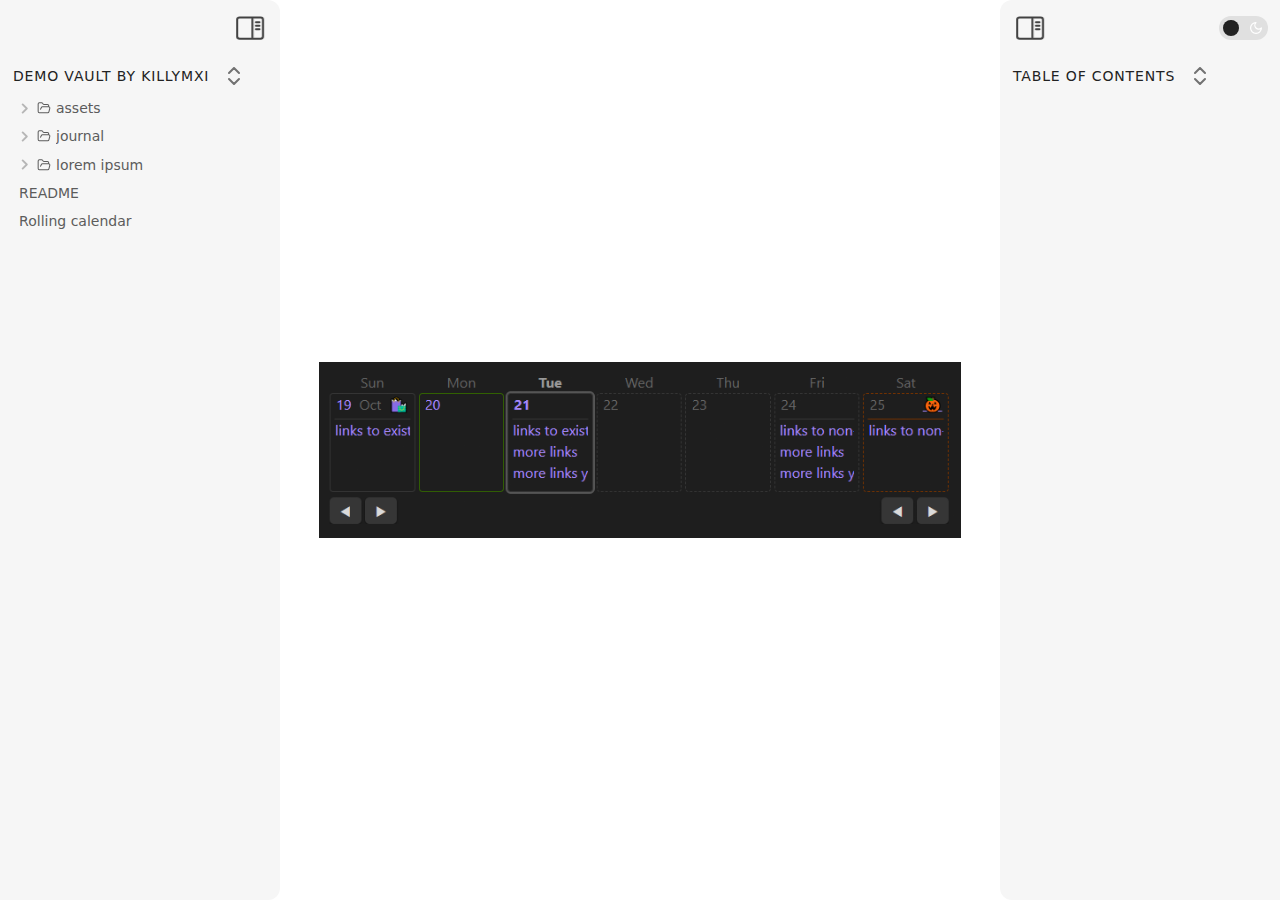
<file: assets/screenshot-of-rolling-day-calendar.html>
<!DOCTYPE html> <html lang="en"><head>
<title>screenshot of rolling day calendar</title>
<base href="..">
<meta name="pathname" content="assets/screenshot-of-rolling-day-calendar.html">
<meta name="description" content="Demo vault by KillyMXI - screenshot of rolling day calendar">
<meta property="og:title" content="screenshot of rolling day calendar">
<meta property="og:description" content="Demo vault by KillyMXI - screenshot of rolling day calendar">
<meta property="og:type" content="website">
<meta property="og:url" content="assets/screenshot-of-rolling-day-calendar.html">
<meta property="og:image" content="assets/screenshot-of-rolling-day-calendar.png">
<meta charset="UTF-8"><meta property="og:site_name" content="Demo vault by KillyMXI"><meta name="viewport" content="width=device-width, initial-scale=1.0, user-scalable=yes, minimum-scale=1.0, maximum-scale=5.0"><script async="" id="webpage-script" src="site-lib/scripts/webpage.js" onload="this.onload=null;this.setAttribute(&quot;loaded&quot;, &quot;true&quot;)"></script><link rel="icon" href="site-lib/media/favicon.png"><link rel="stylesheet" href="site-lib/styles/obsidian.css"><link rel="preload" href="site-lib/styles/other-plugins.css" as="style" onload="this.onload=null;this.rel='stylesheet'"><noscript><link rel="stylesheet" href="site-lib/styles/other-plugins.css"></noscript><link rel="preload" href="site-lib/styles/global-variable-styles.css" as="style" onload="this.onload=null;this.rel='stylesheet'"><noscript><link rel="stylesheet" href="site-lib/styles/global-variable-styles.css"></noscript><link rel="preload" href="site-lib/styles/main-styles.css" as="style" onload="this.onload=null;this.rel='stylesheet'"><noscript><link rel="stylesheet" href="site-lib/styles/main-styles.css"></noscript><style>body{--line-width:40em;--line-width-adaptive:40em;--file-line-width:40em;--sidebar-width:min(20em, 80vw);--collapse-arrow-size:11px;--tree-vertical-spacing:1.3em;--sidebar-margin:12px}:root{background-color:#202124}.sidebar{height:100%;font-size:14px;z-index:10;min-width:calc(var(--sidebar-width) + var(--divider-width-hover));max-width:calc(var(--sidebar-width) + var(--divider-width-hover));position:relative;overflow:hidden;overflow:clip;transition:min-width ease-in-out,max-width ease-in-out;transition-duration:.2s;contain:size}#left-sidebar{left:0}#right-sidebar{right:0}.sidebar.is-collapsed{min-width:0;max-width:0}.sidebar.floating{position:absolute}.sidebar .leaf-content{height:100%;min-width:calc(var(--sidebar-width) - var(--divider-width-hover));top:0;padding:var(--sidebar-margin);padding-top:4em;line-height:var(--line-height-tight);background-color:var(--background-secondary);transition:background-color,border-right,border-left,box-shadow;transition-duration:var(--color-fade-speed);transition-timing-function:ease-in-out;position:absolute;display:flex;flex-direction:column}.sidebar:not(.is-collapsed) .leaf-content{min-width:calc(max(100%,var(--sidebar-width)) - 3px);max-width:calc(max(100%,var(--sidebar-width)) - 3px)}#left-sidebar-content{left:0;border-top-right-radius:var(--radius-l);border-bottom-right-radius:var(--radius-l)}#right-sidebar-content{right:0;border-top-left-radius:var(--radius-l);border-bottom-left-radius:var(--radius-l)}.sidebar #left-sidebar-content,.sidebar #right-sidebar-content{contain:none!important;container-type:normal!important;animation:none!important}.sidebar:has(.leaf-content:empty):has(.topbar-content:empty){display:none}.sidebar-topbar{height:calc(2.3em + 2 * var(--sidebar-margin));width:var(--sidebar-width);padding:var(--sidebar-margin);z-index:1;position:fixed;display:flex;align-items:center;transition:width ease-in-out;transition-duration:inherit}.sidebar.is-collapsed .sidebar-topbar{width:calc(2.3em + var(--sidebar-margin) * 2)}.sidebar .sidebar-topbar.is-collapsed{width:0}#left-sidebar .sidebar-topbar{left:0;flex-direction:row;border-top-right-radius:var(--radius-l)}#right-sidebar .sidebar-topbar{right:0;flex-direction:row-reverse;border-top-left-radius:var(--radius-l)}#left-sidebar .topbar-content{margin-right:calc(2.3em + var(--sidebar-margin));flex-direction:row}#right-sidebar .topbar-content{margin-left:calc(2.3em + var(--sidebar-margin));flex-direction:row-reverse}.topbar-content{overflow:hidden visible;overflow:clip visible;width:100%;height:100%;display:flex;align-items:center;transition:inherit}.sidebar.is-collapsed .topbar-content{width:0;transition:inherit}.clickable-icon.sidebar-collapse-icon{background-color:transparent;color:var(--icon-color-focused);padding:2px!important;margin:0!important;height:100%!important;width:2.3em!important;margin-inline:0.14em!important;position:absolute}#left-sidebar .clickable-icon.sidebar-collapse-icon{transform:rotateY(180deg);right:var(--sidebar-margin)}#right-sidebar .clickable-icon.sidebar-collapse-icon{transform:rotateY(180deg);left:var(--sidebar-margin)}.clickable-icon.sidebar-collapse-icon svg.svg-icon{width:100%;height:100%}.feature-title{margin-left:1px;text-transform:uppercase;letter-spacing:.06em;margin-top:.75em;margin-bottom:.75em}.feature-header{display:flex;align-items:center;padding-top:0;font-size:1em;padding-left:0}body.floating-sidebars .sidebar{position:absolute}body{transition:background-color var(--color-fade-speed) ease-in-out}#navbar:not(:empty){display:flex;align-items:center;justify-content:space-between;padding:.5em 1em;width:100%}#main{display:flex;flex-direction:column;height:100%;width:100%;align-items:stretch;justify-content:center}#main-horizontal{display:flex;flex-direction:row;flex-grow:1;width:100%;align-items:stretch;justify-content:center}#center-content{flex-basis:100%;max-width:100%;width:100%;height:100%;display:flex;flex-direction:column;align-items:center;transition:opacity .2s ease-in-out;contain:inline-size}.hide{opacity:0!important;transition:opacity .2s ease-in-out;pointer-events:none}#center-content>.obsidian-document{padding-left:2em;padding-right:1em;margin-bottom:0;width:100%;width:-webkit-fill-available;width:-moz-available;width:fill-available;transition:background-color var(--color-fade-speed) ease-in-out;border-top-right-radius:var(--window-radius,var(--radius-m));border-top-left-radius:var(--window-radius,var(--radius-m));overflow-x:hidden!important;overflow-y:auto!important;display:flex!important;flex-direction:column!important;align-items:center!important;contain:inline-size}body #center-content>.obsidian-document>.markdown-preview-sizer{padding-bottom:80vh;width:100%;max-width:var(--line-width);flex-basis:var(--line-width);transition:background-color var(--color-fade-speed) ease-in-out;contain:inline-size}#center-content>.obsidian-document>div{width:100%!important;transition:background-color var(--color-fade-speed) ease-in-out;contain:inline-size}#center-content>.obsidian-document:not([data-type=markdown]).embed{display:flex;padding:1em;height:100%;width:100%;align-items:center;justify-content:center}#center-content>.obsidian-document:not([data-type=markdown]).embed>*{max-width:100%;max-height:100%;object-fit:contain}:not(h1,h2,h3,h4,h5,h6,li):has(> :is(.math,table)){overflow-x:auto!important}#center-content>.obsidian-document:not([data-type=markdown]){overflow-x:auto;contain:content;padding:0;margin:0;height:100%}.obsidian-document[data-type=attachment]{display:flex;flex-direction:column;align-items:center;justify-content:center;height:100%;width:100%}.obsidian-document[data-type=attachment]>*{outline:0;border:none;box-shadow:none}.obsidian-document[data-type=attachment] :is(img){max-width:90%;max-height:90%;object-fit:contain}.obsidian-document[data-type=attachment]>:is(audio){width:100%;max-width:min(90%,var(--line-width))}.obsidian-document[data-type=attachment]>:is(embed,iframe,video){width:100%;height:100%;max-width:100%;max-height:100%;object-fit:contain}.canvas-wrapper>:is(.header,.footer){z-index:100;position:absolute;display:flex;justify-content:center;flex-direction:column;width:100%;align-items:center}.scroll-highlight{position:absolute;width:100%;height:100%;pointer-events:none;z-index:1000;background-color:hsla(var(--color-accent-hsl),.25);opacity:0;padding:1em;inset:50%;translate:-50% -50%;border-radius:var(--radius-s)}</style><script defer="">async function loadIncludes(){let e=document.querySelectorAll("link[itemprop='include']");for(const t of e){let e=t.getAttribute("href");try{let o="";if(e.startsWith("https:")||e.startsWith("http:")||"file:"!=window.location.protocol){const n=await fetch(e);if(!n.ok){console.log("Could not include file: "+e),t?.remove();continue}o=await n.text()}else{const t=document.getElementById(btoa(encodeURI(e)));if(t){const e=JSON.parse(decodeURI(atob(t.getAttribute("value")??"")));o=e?.data??""}}let n=document.createRange().createContextualFragment(o);t.before(n),t.remove(),console.log("Included text: "+o),console.log("Included file: "+e)}catch(o){t?.remove(),console.log("Could not include file: "+e,o);continue}}}document.addEventListener("DOMContentLoaded",(()=>{loadIncludes()}));let isFileProtocol="file:"==location.protocol;function waitLoadScripts(e,t){let o=e.map((e=>document.getElementById(e+"-script")));!function e(n){let l=o[n],c=n+1;l?(l&&"true"!=l.getAttribute("loaded")||n<o.length&&e(c),n<o.length&&l.addEventListener("load",(()=>e(c)))):n<o.length?e(c):t()}(0)}</script></head><body class="publish css-settings-manager styled-scrollbars show-inline-title show-ribbon is-focused"><script defer="">let theme=localStorage.getItem("theme")||(window.matchMedia("(prefers-color-scheme: dark)").matches?"dark":"light");"dark"==theme?(document.body.classList.add("theme-dark"),document.body.classList.remove("theme-light")):(document.body.classList.add("theme-light"),document.body.classList.remove("theme-dark")),window.innerWidth<480?document.body.classList.add("is-phone"):window.innerWidth<768?document.body.classList.add("is-tablet"):window.innerWidth<1024?document.body.classList.add("is-small-screen"):document.body.classList.add("is-large-screen")</script><div id="main"><div id="navbar"></div><div id="main-horizontal"><div id="left-content" class="leaf" style="--sidebar-width: var(--sidebar-width-left);"><div id="left-sidebar" class="sidebar"><div class="sidebar-handle"></div><div class="sidebar-topbar"><div class="topbar-content"></div><div class="clickable-icon sidebar-collapse-icon"><svg xmlns="http://www.w3.org/2000/svg" width="100%" height="100%" viewBox="0 0 24 24" fill="none" stroke="currentColor" stroke-width="3" stroke-linecap="round" stroke-linejoin="round" class="svg-icon"><path d="M21 3H3C1.89543 3 1 3.89543 1 5V19C1 20.1046 1.89543 21 3 21H21C22.1046 21 23 20.1046 23 19V5C23 3.89543 22.1046 3 21 3Z"></path><path d="M10 4V20"></path><path d="M4 7H7"></path><path d="M4 10H7"></path><path d="M4 13H7"></path></svg></div></div><div class="sidebar-content-wrapper"><div id="left-sidebar-content" class="leaf-content"><link itemprop="include" href="site-lib/html/file-tree-content.html"></div></div><script defer="">let ls = document.querySelector("#left-sidebar"); ls.classList.toggle("is-collapsed", window.innerWidth < 768); ls.style.setProperty("--sidebar-width", localStorage.getItem("sidebar-left-width"));</script></div></div><div id="center-content" class="leaf"><div class="obsidian-document" data-type="attachment"><img src="assets/screenshot-of-rolling-day-calendar.png" target="_self"></div></div><div id="right-content" class="leaf" style="--sidebar-width: var(--sidebar-width-right);"><div id="right-sidebar" class="sidebar"><div class="sidebar-handle"></div><div class="sidebar-topbar"><div class="topbar-content"><label class="theme-toggle-container" for="theme-toggle-input" id=""><input class="theme-toggle-input" type="checkbox" id="theme-toggle-input"><div class="toggle-background"></div></label></div><div class="clickable-icon sidebar-collapse-icon"><svg xmlns="http://www.w3.org/2000/svg" width="100%" height="100%" viewBox="0 0 24 24" fill="none" stroke="currentColor" stroke-width="3" stroke-linecap="round" stroke-linejoin="round" class="svg-icon"><path d="M21 3H3C1.89543 3 1 3.89543 1 5V19C1 20.1046 1.89543 21 3 21H21C22.1046 21 23 20.1046 23 19V5C23 3.89543 22.1046 3 21 3Z"></path><path d="M10 4V20"></path><path d="M4 7H7"></path><path d="M4 10H7"></path><path d="M4 13H7"></path></svg></div></div><div class="sidebar-content-wrapper"><div id="right-sidebar-content" class="leaf-content"><div id="outline" class=" tree-container"><div class="feature-header"><div class="feature-title">Table Of Contents</div><button class="clickable-icon nav-action-button tree-collapse-all" aria-label="Collapse All"><svg xmlns="http://www.w3.org/2000/svg" width="24" height="24" viewBox="0 0 24 24" fill="none" stroke="currentColor" stroke-width="2" stroke-linecap="round" stroke-linejoin="round"></svg></button></div></div></div></div><script defer="">let rs = document.querySelector("#right-sidebar"); rs.classList.toggle("is-collapsed", window.innerWidth < 768); rs.style.setProperty("--sidebar-width", localStorage.getItem("sidebar-right-width"));</script></div></div></div></div></body></html>
</file>
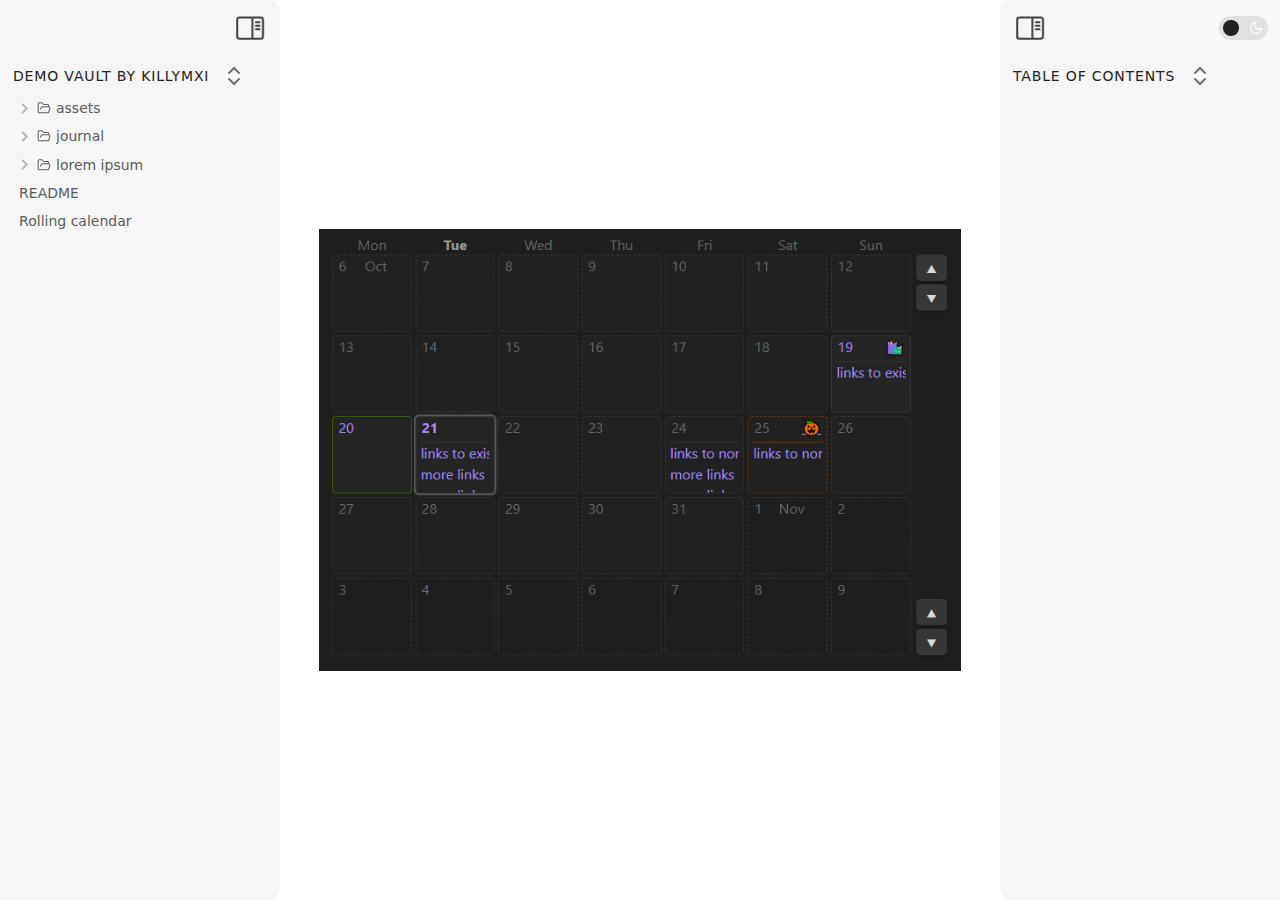
<file: assets/screenshot-of-rolling-week-calendar.html>
<!DOCTYPE html> <html lang="en"><head>
<title>screenshot of rolling week calendar</title>
<base href="..">
<meta name="pathname" content="assets/screenshot-of-rolling-week-calendar.html">
<meta name="description" content="Demo vault by KillyMXI - screenshot of rolling week calendar">
<meta property="og:title" content="screenshot of rolling week calendar">
<meta property="og:description" content="Demo vault by KillyMXI - screenshot of rolling week calendar">
<meta property="og:type" content="website">
<meta property="og:url" content="assets/screenshot-of-rolling-week-calendar.html">
<meta property="og:image" content="assets/screenshot-of-rolling-week-calendar.png">
<meta charset="UTF-8"><meta property="og:site_name" content="Demo vault by KillyMXI"><meta name="viewport" content="width=device-width, initial-scale=1.0, user-scalable=yes, minimum-scale=1.0, maximum-scale=5.0"><script async="" id="webpage-script" src="site-lib/scripts/webpage.js" onload="this.onload=null;this.setAttribute(&quot;loaded&quot;, &quot;true&quot;)"></script><link rel="icon" href="site-lib/media/favicon.png"><link rel="stylesheet" href="site-lib/styles/obsidian.css"><link rel="preload" href="site-lib/styles/other-plugins.css" as="style" onload="this.onload=null;this.rel='stylesheet'"><noscript><link rel="stylesheet" href="site-lib/styles/other-plugins.css"></noscript><link rel="preload" href="site-lib/styles/global-variable-styles.css" as="style" onload="this.onload=null;this.rel='stylesheet'"><noscript><link rel="stylesheet" href="site-lib/styles/global-variable-styles.css"></noscript><link rel="preload" href="site-lib/styles/main-styles.css" as="style" onload="this.onload=null;this.rel='stylesheet'"><noscript><link rel="stylesheet" href="site-lib/styles/main-styles.css"></noscript><style>body{--line-width:40em;--line-width-adaptive:40em;--file-line-width:40em;--sidebar-width:min(20em, 80vw);--collapse-arrow-size:11px;--tree-vertical-spacing:1.3em;--sidebar-margin:12px}:root{background-color:#202124}.sidebar{height:100%;font-size:14px;z-index:10;min-width:calc(var(--sidebar-width) + var(--divider-width-hover));max-width:calc(var(--sidebar-width) + var(--divider-width-hover));position:relative;overflow:hidden;overflow:clip;transition:min-width ease-in-out,max-width ease-in-out;transition-duration:.2s;contain:size}#left-sidebar{left:0}#right-sidebar{right:0}.sidebar.is-collapsed{min-width:0;max-width:0}.sidebar.floating{position:absolute}.sidebar .leaf-content{height:100%;min-width:calc(var(--sidebar-width) - var(--divider-width-hover));top:0;padding:var(--sidebar-margin);padding-top:4em;line-height:var(--line-height-tight);background-color:var(--background-secondary);transition:background-color,border-right,border-left,box-shadow;transition-duration:var(--color-fade-speed);transition-timing-function:ease-in-out;position:absolute;display:flex;flex-direction:column}.sidebar:not(.is-collapsed) .leaf-content{min-width:calc(max(100%,var(--sidebar-width)) - 3px);max-width:calc(max(100%,var(--sidebar-width)) - 3px)}#left-sidebar-content{left:0;border-top-right-radius:var(--radius-l);border-bottom-right-radius:var(--radius-l)}#right-sidebar-content{right:0;border-top-left-radius:var(--radius-l);border-bottom-left-radius:var(--radius-l)}.sidebar #left-sidebar-content,.sidebar #right-sidebar-content{contain:none!important;container-type:normal!important;animation:none!important}.sidebar:has(.leaf-content:empty):has(.topbar-content:empty){display:none}.sidebar-topbar{height:calc(2.3em + 2 * var(--sidebar-margin));width:var(--sidebar-width);padding:var(--sidebar-margin);z-index:1;position:fixed;display:flex;align-items:center;transition:width ease-in-out;transition-duration:inherit}.sidebar.is-collapsed .sidebar-topbar{width:calc(2.3em + var(--sidebar-margin) * 2)}.sidebar .sidebar-topbar.is-collapsed{width:0}#left-sidebar .sidebar-topbar{left:0;flex-direction:row;border-top-right-radius:var(--radius-l)}#right-sidebar .sidebar-topbar{right:0;flex-direction:row-reverse;border-top-left-radius:var(--radius-l)}#left-sidebar .topbar-content{margin-right:calc(2.3em + var(--sidebar-margin));flex-direction:row}#right-sidebar .topbar-content{margin-left:calc(2.3em + var(--sidebar-margin));flex-direction:row-reverse}.topbar-content{overflow:hidden visible;overflow:clip visible;width:100%;height:100%;display:flex;align-items:center;transition:inherit}.sidebar.is-collapsed .topbar-content{width:0;transition:inherit}.clickable-icon.sidebar-collapse-icon{background-color:transparent;color:var(--icon-color-focused);padding:2px!important;margin:0!important;height:100%!important;width:2.3em!important;margin-inline:0.14em!important;position:absolute}#left-sidebar .clickable-icon.sidebar-collapse-icon{transform:rotateY(180deg);right:var(--sidebar-margin)}#right-sidebar .clickable-icon.sidebar-collapse-icon{transform:rotateY(180deg);left:var(--sidebar-margin)}.clickable-icon.sidebar-collapse-icon svg.svg-icon{width:100%;height:100%}.feature-title{margin-left:1px;text-transform:uppercase;letter-spacing:.06em;margin-top:.75em;margin-bottom:.75em}.feature-header{display:flex;align-items:center;padding-top:0;font-size:1em;padding-left:0}body.floating-sidebars .sidebar{position:absolute}body{transition:background-color var(--color-fade-speed) ease-in-out}#navbar:not(:empty){display:flex;align-items:center;justify-content:space-between;padding:.5em 1em;width:100%}#main{display:flex;flex-direction:column;height:100%;width:100%;align-items:stretch;justify-content:center}#main-horizontal{display:flex;flex-direction:row;flex-grow:1;width:100%;align-items:stretch;justify-content:center}#center-content{flex-basis:100%;max-width:100%;width:100%;height:100%;display:flex;flex-direction:column;align-items:center;transition:opacity .2s ease-in-out;contain:inline-size}.hide{opacity:0!important;transition:opacity .2s ease-in-out;pointer-events:none}#center-content>.obsidian-document{padding-left:2em;padding-right:1em;margin-bottom:0;width:100%;width:-webkit-fill-available;width:-moz-available;width:fill-available;transition:background-color var(--color-fade-speed) ease-in-out;border-top-right-radius:var(--window-radius,var(--radius-m));border-top-left-radius:var(--window-radius,var(--radius-m));overflow-x:hidden!important;overflow-y:auto!important;display:flex!important;flex-direction:column!important;align-items:center!important;contain:inline-size}body #center-content>.obsidian-document>.markdown-preview-sizer{padding-bottom:80vh;width:100%;max-width:var(--line-width);flex-basis:var(--line-width);transition:background-color var(--color-fade-speed) ease-in-out;contain:inline-size}#center-content>.obsidian-document>div{width:100%!important;transition:background-color var(--color-fade-speed) ease-in-out;contain:inline-size}#center-content>.obsidian-document:not([data-type=markdown]).embed{display:flex;padding:1em;height:100%;width:100%;align-items:center;justify-content:center}#center-content>.obsidian-document:not([data-type=markdown]).embed>*{max-width:100%;max-height:100%;object-fit:contain}:not(h1,h2,h3,h4,h5,h6,li):has(> :is(.math,table)){overflow-x:auto!important}#center-content>.obsidian-document:not([data-type=markdown]){overflow-x:auto;contain:content;padding:0;margin:0;height:100%}.obsidian-document[data-type=attachment]{display:flex;flex-direction:column;align-items:center;justify-content:center;height:100%;width:100%}.obsidian-document[data-type=attachment]>*{outline:0;border:none;box-shadow:none}.obsidian-document[data-type=attachment] :is(img){max-width:90%;max-height:90%;object-fit:contain}.obsidian-document[data-type=attachment]>:is(audio){width:100%;max-width:min(90%,var(--line-width))}.obsidian-document[data-type=attachment]>:is(embed,iframe,video){width:100%;height:100%;max-width:100%;max-height:100%;object-fit:contain}.canvas-wrapper>:is(.header,.footer){z-index:100;position:absolute;display:flex;justify-content:center;flex-direction:column;width:100%;align-items:center}.scroll-highlight{position:absolute;width:100%;height:100%;pointer-events:none;z-index:1000;background-color:hsla(var(--color-accent-hsl),.25);opacity:0;padding:1em;inset:50%;translate:-50% -50%;border-radius:var(--radius-s)}</style><script defer="">async function loadIncludes(){let e=document.querySelectorAll("link[itemprop='include']");for(const t of e){let e=t.getAttribute("href");try{let o="";if(e.startsWith("https:")||e.startsWith("http:")||"file:"!=window.location.protocol){const n=await fetch(e);if(!n.ok){console.log("Could not include file: "+e),t?.remove();continue}o=await n.text()}else{const t=document.getElementById(btoa(encodeURI(e)));if(t){const e=JSON.parse(decodeURI(atob(t.getAttribute("value")??"")));o=e?.data??""}}let n=document.createRange().createContextualFragment(o);t.before(n),t.remove(),console.log("Included text: "+o),console.log("Included file: "+e)}catch(o){t?.remove(),console.log("Could not include file: "+e,o);continue}}}document.addEventListener("DOMContentLoaded",(()=>{loadIncludes()}));let isFileProtocol="file:"==location.protocol;function waitLoadScripts(e,t){let o=e.map((e=>document.getElementById(e+"-script")));!function e(n){let l=o[n],c=n+1;l?(l&&"true"!=l.getAttribute("loaded")||n<o.length&&e(c),n<o.length&&l.addEventListener("load",(()=>e(c)))):n<o.length?e(c):t()}(0)}</script></head><body class="publish css-settings-manager styled-scrollbars show-inline-title show-ribbon is-focused"><script defer="">let theme=localStorage.getItem("theme")||(window.matchMedia("(prefers-color-scheme: dark)").matches?"dark":"light");"dark"==theme?(document.body.classList.add("theme-dark"),document.body.classList.remove("theme-light")):(document.body.classList.add("theme-light"),document.body.classList.remove("theme-dark")),window.innerWidth<480?document.body.classList.add("is-phone"):window.innerWidth<768?document.body.classList.add("is-tablet"):window.innerWidth<1024?document.body.classList.add("is-small-screen"):document.body.classList.add("is-large-screen")</script><div id="main"><div id="navbar"></div><div id="main-horizontal"><div id="left-content" class="leaf" style="--sidebar-width: var(--sidebar-width-left);"><div id="left-sidebar" class="sidebar"><div class="sidebar-handle"></div><div class="sidebar-topbar"><div class="topbar-content"></div><div class="clickable-icon sidebar-collapse-icon"><svg xmlns="http://www.w3.org/2000/svg" width="100%" height="100%" viewBox="0 0 24 24" fill="none" stroke="currentColor" stroke-width="3" stroke-linecap="round" stroke-linejoin="round" class="svg-icon"><path d="M21 3H3C1.89543 3 1 3.89543 1 5V19C1 20.1046 1.89543 21 3 21H21C22.1046 21 23 20.1046 23 19V5C23 3.89543 22.1046 3 21 3Z"></path><path d="M10 4V20"></path><path d="M4 7H7"></path><path d="M4 10H7"></path><path d="M4 13H7"></path></svg></div></div><div class="sidebar-content-wrapper"><div id="left-sidebar-content" class="leaf-content"><link itemprop="include" href="site-lib/html/file-tree-content.html"></div></div><script defer="">let ls = document.querySelector("#left-sidebar"); ls.classList.toggle("is-collapsed", window.innerWidth < 768); ls.style.setProperty("--sidebar-width", localStorage.getItem("sidebar-left-width"));</script></div></div><div id="center-content" class="leaf"><div class="obsidian-document" data-type="attachment"><img src="assets/screenshot-of-rolling-week-calendar.png" target="_self"></div></div><div id="right-content" class="leaf" style="--sidebar-width: var(--sidebar-width-right);"><div id="right-sidebar" class="sidebar"><div class="sidebar-handle"></div><div class="sidebar-topbar"><div class="topbar-content"><label class="theme-toggle-container" for="theme-toggle-input" id=""><input class="theme-toggle-input" type="checkbox" id="theme-toggle-input"><div class="toggle-background"></div></label></div><div class="clickable-icon sidebar-collapse-icon"><svg xmlns="http://www.w3.org/2000/svg" width="100%" height="100%" viewBox="0 0 24 24" fill="none" stroke="currentColor" stroke-width="3" stroke-linecap="round" stroke-linejoin="round" class="svg-icon"><path d="M21 3H3C1.89543 3 1 3.89543 1 5V19C1 20.1046 1.89543 21 3 21H21C22.1046 21 23 20.1046 23 19V5C23 3.89543 22.1046 3 21 3Z"></path><path d="M10 4V20"></path><path d="M4 7H7"></path><path d="M4 10H7"></path><path d="M4 13H7"></path></svg></div></div><div class="sidebar-content-wrapper"><div id="right-sidebar-content" class="leaf-content"><div id="outline" class=" tree-container"><div class="feature-header"><div class="feature-title">Table Of Contents</div><button class="clickable-icon nav-action-button tree-collapse-all" aria-label="Collapse All"><svg xmlns="http://www.w3.org/2000/svg" width="24" height="24" viewBox="0 0 24 24" fill="none" stroke="currentColor" stroke-width="2" stroke-linecap="round" stroke-linejoin="round"></svg></button></div></div></div></div><script defer="">let rs = document.querySelector("#right-sidebar"); rs.classList.toggle("is-collapsed", window.innerWidth < 768); rs.style.setProperty("--sidebar-width", localStorage.getItem("sidebar-right-width"));</script></div></div></div></div></body></html>
</file>
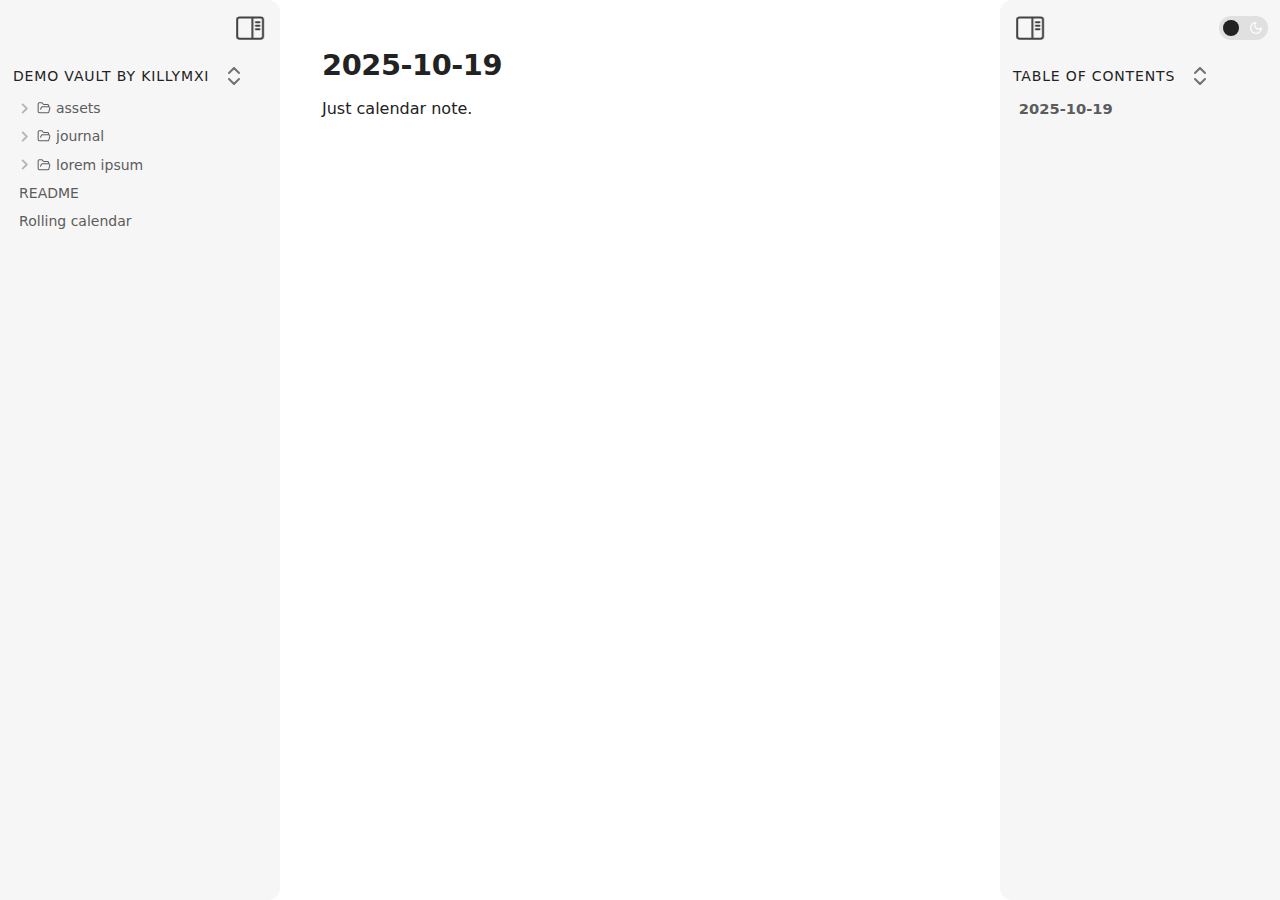
<file: journal/2025-10-19.html>
<!DOCTYPE html> <html lang="en"><head>
<title>2025-10-19</title>
<base href="..">
<meta name="pathname" content="journal/2025-10-19.html">
<meta name="description" content="Demo vault by KillyMXI - 2025-10-19">
<meta property="og:title" content="2025-10-19">
<meta property="og:description" content="Demo vault by KillyMXI - 2025-10-19">
<meta property="og:type" content="website">
<meta property="og:url" content="journal/2025-10-19.html">
<meta property="og:image" content="undefined">
<meta charset="UTF-8"><meta property="og:site_name" content="Demo vault by KillyMXI"><meta name="viewport" content="width=device-width, initial-scale=1.0, user-scalable=yes, minimum-scale=1.0, maximum-scale=5.0"><script async="" id="webpage-script" src="site-lib/scripts/webpage.js" onload="this.onload=null;this.setAttribute(&quot;loaded&quot;, &quot;true&quot;)"></script><link rel="icon" href="site-lib/media/favicon.png"><link rel="stylesheet" href="site-lib/styles/obsidian.css"><link rel="preload" href="site-lib/styles/other-plugins.css" as="style" onload="this.onload=null;this.rel='stylesheet'"><noscript><link rel="stylesheet" href="site-lib/styles/other-plugins.css"></noscript><link rel="preload" href="site-lib/styles/global-variable-styles.css" as="style" onload="this.onload=null;this.rel='stylesheet'"><noscript><link rel="stylesheet" href="site-lib/styles/global-variable-styles.css"></noscript><link rel="preload" href="site-lib/styles/main-styles.css" as="style" onload="this.onload=null;this.rel='stylesheet'"><noscript><link rel="stylesheet" href="site-lib/styles/main-styles.css"></noscript><style>body{--line-width:40em;--line-width-adaptive:40em;--file-line-width:40em;--sidebar-width:min(20em, 80vw);--collapse-arrow-size:11px;--tree-vertical-spacing:1.3em;--sidebar-margin:12px}:root{background-color:#202124}.sidebar{height:100%;font-size:14px;z-index:10;min-width:calc(var(--sidebar-width) + var(--divider-width-hover));max-width:calc(var(--sidebar-width) + var(--divider-width-hover));position:relative;overflow:hidden;overflow:clip;transition:min-width ease-in-out,max-width ease-in-out;transition-duration:.2s;contain:size}#left-sidebar{left:0}#right-sidebar{right:0}.sidebar.is-collapsed{min-width:0;max-width:0}.sidebar.floating{position:absolute}.sidebar .leaf-content{height:100%;min-width:calc(var(--sidebar-width) - var(--divider-width-hover));top:0;padding:var(--sidebar-margin);padding-top:4em;line-height:var(--line-height-tight);background-color:var(--background-secondary);transition:background-color,border-right,border-left,box-shadow;transition-duration:var(--color-fade-speed);transition-timing-function:ease-in-out;position:absolute;display:flex;flex-direction:column}.sidebar:not(.is-collapsed) .leaf-content{min-width:calc(max(100%,var(--sidebar-width)) - 3px);max-width:calc(max(100%,var(--sidebar-width)) - 3px)}#left-sidebar-content{left:0;border-top-right-radius:var(--radius-l);border-bottom-right-radius:var(--radius-l)}#right-sidebar-content{right:0;border-top-left-radius:var(--radius-l);border-bottom-left-radius:var(--radius-l)}.sidebar #left-sidebar-content,.sidebar #right-sidebar-content{contain:none!important;container-type:normal!important;animation:none!important}.sidebar:has(.leaf-content:empty):has(.topbar-content:empty){display:none}.sidebar-topbar{height:calc(2.3em + 2 * var(--sidebar-margin));width:var(--sidebar-width);padding:var(--sidebar-margin);z-index:1;position:fixed;display:flex;align-items:center;transition:width ease-in-out;transition-duration:inherit}.sidebar.is-collapsed .sidebar-topbar{width:calc(2.3em + var(--sidebar-margin) * 2)}.sidebar .sidebar-topbar.is-collapsed{width:0}#left-sidebar .sidebar-topbar{left:0;flex-direction:row;border-top-right-radius:var(--radius-l)}#right-sidebar .sidebar-topbar{right:0;flex-direction:row-reverse;border-top-left-radius:var(--radius-l)}#left-sidebar .topbar-content{margin-right:calc(2.3em + var(--sidebar-margin));flex-direction:row}#right-sidebar .topbar-content{margin-left:calc(2.3em + var(--sidebar-margin));flex-direction:row-reverse}.topbar-content{overflow:hidden visible;overflow:clip visible;width:100%;height:100%;display:flex;align-items:center;transition:inherit}.sidebar.is-collapsed .topbar-content{width:0;transition:inherit}.clickable-icon.sidebar-collapse-icon{background-color:transparent;color:var(--icon-color-focused);padding:2px!important;margin:0!important;height:100%!important;width:2.3em!important;margin-inline:0.14em!important;position:absolute}#left-sidebar .clickable-icon.sidebar-collapse-icon{transform:rotateY(180deg);right:var(--sidebar-margin)}#right-sidebar .clickable-icon.sidebar-collapse-icon{transform:rotateY(180deg);left:var(--sidebar-margin)}.clickable-icon.sidebar-collapse-icon svg.svg-icon{width:100%;height:100%}.feature-title{margin-left:1px;text-transform:uppercase;letter-spacing:.06em;margin-top:.75em;margin-bottom:.75em}.feature-header{display:flex;align-items:center;padding-top:0;font-size:1em;padding-left:0}body.floating-sidebars .sidebar{position:absolute}body{transition:background-color var(--color-fade-speed) ease-in-out}#navbar:not(:empty){display:flex;align-items:center;justify-content:space-between;padding:.5em 1em;width:100%}#main{display:flex;flex-direction:column;height:100%;width:100%;align-items:stretch;justify-content:center}#main-horizontal{display:flex;flex-direction:row;flex-grow:1;width:100%;align-items:stretch;justify-content:center}#center-content{flex-basis:100%;max-width:100%;width:100%;height:100%;display:flex;flex-direction:column;align-items:center;transition:opacity .2s ease-in-out;contain:inline-size}.hide{opacity:0!important;transition:opacity .2s ease-in-out;pointer-events:none}#center-content>.obsidian-document{padding-left:2em;padding-right:1em;margin-bottom:0;width:100%;width:-webkit-fill-available;width:-moz-available;width:fill-available;transition:background-color var(--color-fade-speed) ease-in-out;border-top-right-radius:var(--window-radius,var(--radius-m));border-top-left-radius:var(--window-radius,var(--radius-m));overflow-x:hidden!important;overflow-y:auto!important;display:flex!important;flex-direction:column!important;align-items:center!important;contain:inline-size}body #center-content>.obsidian-document>.markdown-preview-sizer{padding-bottom:80vh;width:100%;max-width:var(--line-width);flex-basis:var(--line-width);transition:background-color var(--color-fade-speed) ease-in-out;contain:inline-size}#center-content>.obsidian-document>div{width:100%!important;transition:background-color var(--color-fade-speed) ease-in-out;contain:inline-size}#center-content>.obsidian-document:not([data-type=markdown]).embed{display:flex;padding:1em;height:100%;width:100%;align-items:center;justify-content:center}#center-content>.obsidian-document:not([data-type=markdown]).embed>*{max-width:100%;max-height:100%;object-fit:contain}:not(h1,h2,h3,h4,h5,h6,li):has(> :is(.math,table)){overflow-x:auto!important}#center-content>.obsidian-document:not([data-type=markdown]){overflow-x:auto;contain:content;padding:0;margin:0;height:100%}.obsidian-document[data-type=attachment]{display:flex;flex-direction:column;align-items:center;justify-content:center;height:100%;width:100%}.obsidian-document[data-type=attachment]>*{outline:0;border:none;box-shadow:none}.obsidian-document[data-type=attachment] :is(img){max-width:90%;max-height:90%;object-fit:contain}.obsidian-document[data-type=attachment]>:is(audio){width:100%;max-width:min(90%,var(--line-width))}.obsidian-document[data-type=attachment]>:is(embed,iframe,video){width:100%;height:100%;max-width:100%;max-height:100%;object-fit:contain}.canvas-wrapper>:is(.header,.footer){z-index:100;position:absolute;display:flex;justify-content:center;flex-direction:column;width:100%;align-items:center}.scroll-highlight{position:absolute;width:100%;height:100%;pointer-events:none;z-index:1000;background-color:hsla(var(--color-accent-hsl),.25);opacity:0;padding:1em;inset:50%;translate:-50% -50%;border-radius:var(--radius-s)}</style><script defer="">async function loadIncludes(){let e=document.querySelectorAll("link[itemprop='include']");for(const t of e){let e=t.getAttribute("href");try{let o="";if(e.startsWith("https:")||e.startsWith("http:")||"file:"!=window.location.protocol){const n=await fetch(e);if(!n.ok){console.log("Could not include file: "+e),t?.remove();continue}o=await n.text()}else{const t=document.getElementById(btoa(encodeURI(e)));if(t){const e=JSON.parse(decodeURI(atob(t.getAttribute("value")??"")));o=e?.data??""}}let n=document.createRange().createContextualFragment(o);t.before(n),t.remove(),console.log("Included text: "+o),console.log("Included file: "+e)}catch(o){t?.remove(),console.log("Could not include file: "+e,o);continue}}}document.addEventListener("DOMContentLoaded",(()=>{loadIncludes()}));let isFileProtocol="file:"==location.protocol;function waitLoadScripts(e,t){let o=e.map((e=>document.getElementById(e+"-script")));!function e(n){let l=o[n],c=n+1;l?(l&&"true"!=l.getAttribute("loaded")||n<o.length&&e(c),n<o.length&&l.addEventListener("load",(()=>e(c)))):n<o.length?e(c):t()}(0)}</script></head><body class="publish css-settings-manager styled-scrollbars show-inline-title show-ribbon is-focused"><script defer="">let theme=localStorage.getItem("theme")||(window.matchMedia("(prefers-color-scheme: dark)").matches?"dark":"light");"dark"==theme?(document.body.classList.add("theme-dark"),document.body.classList.remove("theme-light")):(document.body.classList.add("theme-light"),document.body.classList.remove("theme-dark")),window.innerWidth<480?document.body.classList.add("is-phone"):window.innerWidth<768?document.body.classList.add("is-tablet"):window.innerWidth<1024?document.body.classList.add("is-small-screen"):document.body.classList.add("is-large-screen")</script><div id="main"><div id="navbar"></div><div id="main-horizontal"><div id="left-content" class="leaf" style="--sidebar-width: var(--sidebar-width-left);"><div id="left-sidebar" class="sidebar"><div class="sidebar-handle"></div><div class="sidebar-topbar"><div class="topbar-content"></div><div class="clickable-icon sidebar-collapse-icon"><svg xmlns="http://www.w3.org/2000/svg" width="100%" height="100%" viewBox="0 0 24 24" fill="none" stroke="currentColor" stroke-width="3" stroke-linecap="round" stroke-linejoin="round" class="svg-icon"><path d="M21 3H3C1.89543 3 1 3.89543 1 5V19C1 20.1046 1.89543 21 3 21H21C22.1046 21 23 20.1046 23 19V5C23 3.89543 22.1046 3 21 3Z"></path><path d="M10 4V20"></path><path d="M4 7H7"></path><path d="M4 10H7"></path><path d="M4 13H7"></path></svg></div></div><div class="sidebar-content-wrapper"><div id="left-sidebar-content" class="leaf-content"><link itemprop="include" href="site-lib/html/file-tree-content.html"></div></div><script defer="">let ls = document.querySelector("#left-sidebar"); ls.classList.toggle("is-collapsed", window.innerWidth < 768); ls.style.setProperty("--sidebar-width", localStorage.getItem("sidebar-left-width"));</script></div></div><div id="center-content" class="leaf"><div class="obsidian-document markdown-preview-view markdown-rendered node-insert-event is-readable-line-width allow-fold-headings allow-fold-lists show-indentation-guide show-properties" data-type="markdown"><style id="MJX-CHTML-styles"></style><pre class="frontmatter language-yaml" style="display: none;"><code class="language-yaml is-loaded"><span class="token key atrule">calendarNote</span><span class="token punctuation">:</span> 🛍</code><button class="copy-code-button"><svg xmlns="http://www.w3.org/2000/svg" width="24" height="24" viewBox="0 0 24 24" fill="none" stroke="currentColor" stroke-width="2" stroke-linecap="round" stroke-linejoin="round" class="svg-icon lucide-copy"><rect x="8" y="8" width="14" height="14" rx="2" ry="2"></rect><path d="M4 16c-1.1 0-2-.9-2-2V4c0-1.1.9-2 2-2h10c1.1 0 2 .9 2 2"></path></svg></button></pre><div class="markdown-preview-sizer markdown-preview-section"><div class="header"><h1 class="page-title heading inline-title" id="2025-10-19_0">2025-10-19</h1><div class="data-bar"></div></div><div class="markdown-preview-pusher" style="width: 1px; height: 0.1px; margin-bottom: 0px;"></div><div class="el-p"><p dir="auto">Just calendar note.</p></div><div class="footer"><div class="data-bar"></div></div></div></div></div><div id="right-content" class="leaf" style="--sidebar-width: var(--sidebar-width-right);"><div id="right-sidebar" class="sidebar"><div class="sidebar-handle"></div><div class="sidebar-topbar"><div class="topbar-content"><label class="theme-toggle-container" for="theme-toggle-input" id=""><input class="theme-toggle-input" type="checkbox" id="theme-toggle-input"><div class="toggle-background"></div></label></div><div class="clickable-icon sidebar-collapse-icon"><svg xmlns="http://www.w3.org/2000/svg" width="100%" height="100%" viewBox="0 0 24 24" fill="none" stroke="currentColor" stroke-width="3" stroke-linecap="round" stroke-linejoin="round" class="svg-icon"><path d="M21 3H3C1.89543 3 1 3.89543 1 5V19C1 20.1046 1.89543 21 3 21H21C22.1046 21 23 20.1046 23 19V5C23 3.89543 22.1046 3 21 3Z"></path><path d="M10 4V20"></path><path d="M4 7H7"></path><path d="M4 10H7"></path><path d="M4 13H7"></path></svg></div></div><div class="sidebar-content-wrapper"><div id="right-sidebar-content" class="leaf-content"><div id="outline" class=" tree-container"><div class="feature-header"><div class="feature-title">Table Of Contents</div><button class="clickable-icon nav-action-button tree-collapse-all" aria-label="Collapse All"><svg xmlns="http://www.w3.org/2000/svg" width="24" height="24" viewBox="0 0 24 24" fill="none" stroke="currentColor" stroke-width="2" stroke-linecap="round" stroke-linejoin="round"></svg></button></div><div class="tree-item" data-depth="1"><a class="tree-item-self is-clickable" href="#2025-10-19_0" data-path="#2025-10-19_0"><div class="tree-item-inner heading-link" heading-name="2025-10-19">2025-10-19</div></a><div class="tree-item-children"></div></div></div></div></div><script defer="">let rs = document.querySelector("#right-sidebar"); rs.classList.toggle("is-collapsed", window.innerWidth < 768); rs.style.setProperty("--sidebar-width", localStorage.getItem("sidebar-right-width"));</script></div></div></div></div></body></html>
</file>
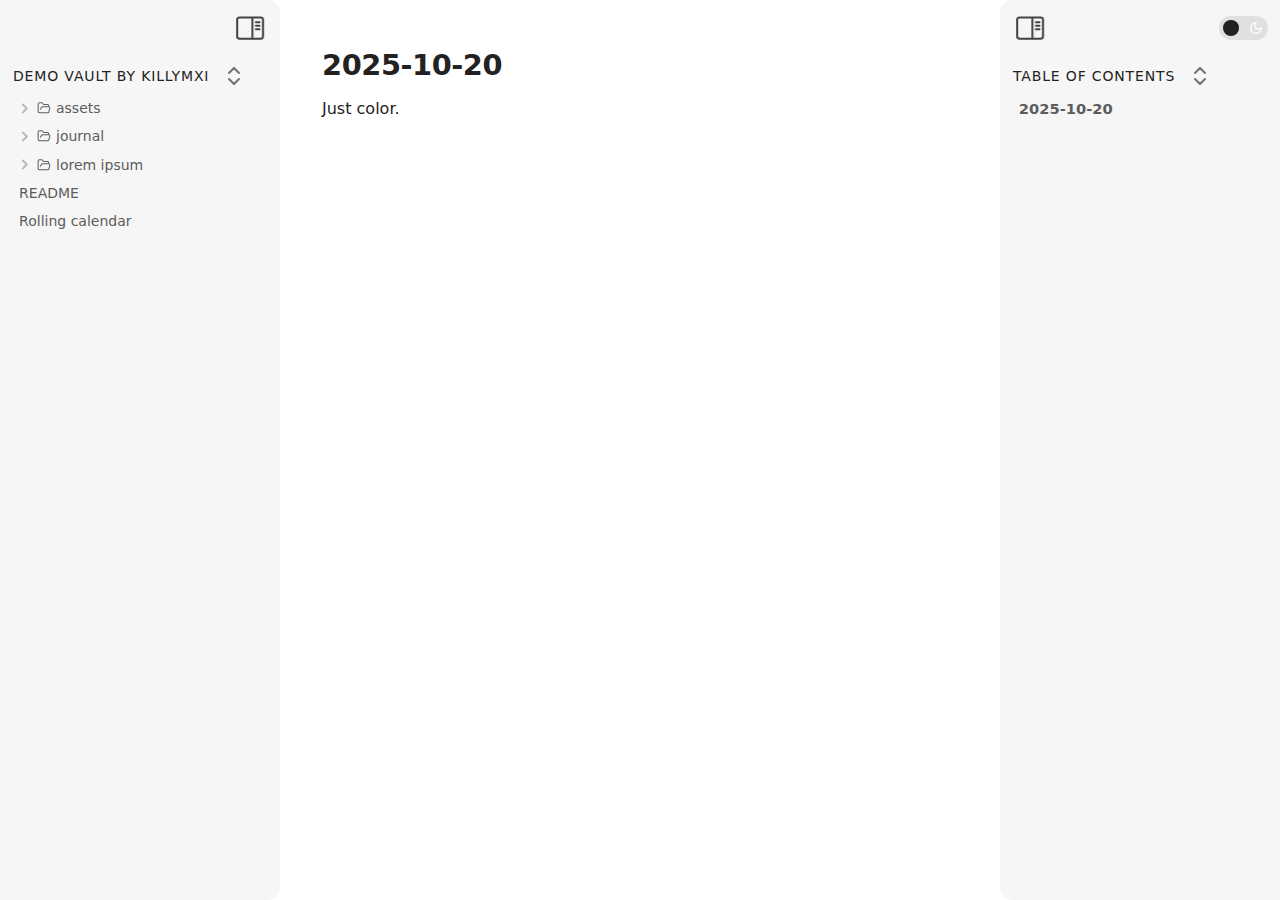
<file: journal/2025-10-20.html>
<!DOCTYPE html> <html lang="en"><head>
<title>2025-10-20</title>
<base href="..">
<meta name="pathname" content="journal/2025-10-20.html">
<meta name="description" content="Demo vault by KillyMXI - 2025-10-20">
<meta property="og:title" content="2025-10-20">
<meta property="og:description" content="Demo vault by KillyMXI - 2025-10-20">
<meta property="og:type" content="website">
<meta property="og:url" content="journal/2025-10-20.html">
<meta property="og:image" content="undefined">
<meta charset="UTF-8"><meta property="og:site_name" content="Demo vault by KillyMXI"><meta name="viewport" content="width=device-width, initial-scale=1.0, user-scalable=yes, minimum-scale=1.0, maximum-scale=5.0"><script async="" id="webpage-script" src="site-lib/scripts/webpage.js" onload="this.onload=null;this.setAttribute(&quot;loaded&quot;, &quot;true&quot;)"></script><link rel="icon" href="site-lib/media/favicon.png"><link rel="stylesheet" href="site-lib/styles/obsidian.css"><link rel="preload" href="site-lib/styles/other-plugins.css" as="style" onload="this.onload=null;this.rel='stylesheet'"><noscript><link rel="stylesheet" href="site-lib/styles/other-plugins.css"></noscript><link rel="preload" href="site-lib/styles/global-variable-styles.css" as="style" onload="this.onload=null;this.rel='stylesheet'"><noscript><link rel="stylesheet" href="site-lib/styles/global-variable-styles.css"></noscript><link rel="preload" href="site-lib/styles/main-styles.css" as="style" onload="this.onload=null;this.rel='stylesheet'"><noscript><link rel="stylesheet" href="site-lib/styles/main-styles.css"></noscript><style>body{--line-width:40em;--line-width-adaptive:40em;--file-line-width:40em;--sidebar-width:min(20em, 80vw);--collapse-arrow-size:11px;--tree-vertical-spacing:1.3em;--sidebar-margin:12px}:root{background-color:#202124}.sidebar{height:100%;font-size:14px;z-index:10;min-width:calc(var(--sidebar-width) + var(--divider-width-hover));max-width:calc(var(--sidebar-width) + var(--divider-width-hover));position:relative;overflow:hidden;overflow:clip;transition:min-width ease-in-out,max-width ease-in-out;transition-duration:.2s;contain:size}#left-sidebar{left:0}#right-sidebar{right:0}.sidebar.is-collapsed{min-width:0;max-width:0}.sidebar.floating{position:absolute}.sidebar .leaf-content{height:100%;min-width:calc(var(--sidebar-width) - var(--divider-width-hover));top:0;padding:var(--sidebar-margin);padding-top:4em;line-height:var(--line-height-tight);background-color:var(--background-secondary);transition:background-color,border-right,border-left,box-shadow;transition-duration:var(--color-fade-speed);transition-timing-function:ease-in-out;position:absolute;display:flex;flex-direction:column}.sidebar:not(.is-collapsed) .leaf-content{min-width:calc(max(100%,var(--sidebar-width)) - 3px);max-width:calc(max(100%,var(--sidebar-width)) - 3px)}#left-sidebar-content{left:0;border-top-right-radius:var(--radius-l);border-bottom-right-radius:var(--radius-l)}#right-sidebar-content{right:0;border-top-left-radius:var(--radius-l);border-bottom-left-radius:var(--radius-l)}.sidebar #left-sidebar-content,.sidebar #right-sidebar-content{contain:none!important;container-type:normal!important;animation:none!important}.sidebar:has(.leaf-content:empty):has(.topbar-content:empty){display:none}.sidebar-topbar{height:calc(2.3em + 2 * var(--sidebar-margin));width:var(--sidebar-width);padding:var(--sidebar-margin);z-index:1;position:fixed;display:flex;align-items:center;transition:width ease-in-out;transition-duration:inherit}.sidebar.is-collapsed .sidebar-topbar{width:calc(2.3em + var(--sidebar-margin) * 2)}.sidebar .sidebar-topbar.is-collapsed{width:0}#left-sidebar .sidebar-topbar{left:0;flex-direction:row;border-top-right-radius:var(--radius-l)}#right-sidebar .sidebar-topbar{right:0;flex-direction:row-reverse;border-top-left-radius:var(--radius-l)}#left-sidebar .topbar-content{margin-right:calc(2.3em + var(--sidebar-margin));flex-direction:row}#right-sidebar .topbar-content{margin-left:calc(2.3em + var(--sidebar-margin));flex-direction:row-reverse}.topbar-content{overflow:hidden visible;overflow:clip visible;width:100%;height:100%;display:flex;align-items:center;transition:inherit}.sidebar.is-collapsed .topbar-content{width:0;transition:inherit}.clickable-icon.sidebar-collapse-icon{background-color:transparent;color:var(--icon-color-focused);padding:2px!important;margin:0!important;height:100%!important;width:2.3em!important;margin-inline:0.14em!important;position:absolute}#left-sidebar .clickable-icon.sidebar-collapse-icon{transform:rotateY(180deg);right:var(--sidebar-margin)}#right-sidebar .clickable-icon.sidebar-collapse-icon{transform:rotateY(180deg);left:var(--sidebar-margin)}.clickable-icon.sidebar-collapse-icon svg.svg-icon{width:100%;height:100%}.feature-title{margin-left:1px;text-transform:uppercase;letter-spacing:.06em;margin-top:.75em;margin-bottom:.75em}.feature-header{display:flex;align-items:center;padding-top:0;font-size:1em;padding-left:0}body.floating-sidebars .sidebar{position:absolute}body{transition:background-color var(--color-fade-speed) ease-in-out}#navbar:not(:empty){display:flex;align-items:center;justify-content:space-between;padding:.5em 1em;width:100%}#main{display:flex;flex-direction:column;height:100%;width:100%;align-items:stretch;justify-content:center}#main-horizontal{display:flex;flex-direction:row;flex-grow:1;width:100%;align-items:stretch;justify-content:center}#center-content{flex-basis:100%;max-width:100%;width:100%;height:100%;display:flex;flex-direction:column;align-items:center;transition:opacity .2s ease-in-out;contain:inline-size}.hide{opacity:0!important;transition:opacity .2s ease-in-out;pointer-events:none}#center-content>.obsidian-document{padding-left:2em;padding-right:1em;margin-bottom:0;width:100%;width:-webkit-fill-available;width:-moz-available;width:fill-available;transition:background-color var(--color-fade-speed) ease-in-out;border-top-right-radius:var(--window-radius,var(--radius-m));border-top-left-radius:var(--window-radius,var(--radius-m));overflow-x:hidden!important;overflow-y:auto!important;display:flex!important;flex-direction:column!important;align-items:center!important;contain:inline-size}body #center-content>.obsidian-document>.markdown-preview-sizer{padding-bottom:80vh;width:100%;max-width:var(--line-width);flex-basis:var(--line-width);transition:background-color var(--color-fade-speed) ease-in-out;contain:inline-size}#center-content>.obsidian-document>div{width:100%!important;transition:background-color var(--color-fade-speed) ease-in-out;contain:inline-size}#center-content>.obsidian-document:not([data-type=markdown]).embed{display:flex;padding:1em;height:100%;width:100%;align-items:center;justify-content:center}#center-content>.obsidian-document:not([data-type=markdown]).embed>*{max-width:100%;max-height:100%;object-fit:contain}:not(h1,h2,h3,h4,h5,h6,li):has(> :is(.math,table)){overflow-x:auto!important}#center-content>.obsidian-document:not([data-type=markdown]){overflow-x:auto;contain:content;padding:0;margin:0;height:100%}.obsidian-document[data-type=attachment]{display:flex;flex-direction:column;align-items:center;justify-content:center;height:100%;width:100%}.obsidian-document[data-type=attachment]>*{outline:0;border:none;box-shadow:none}.obsidian-document[data-type=attachment] :is(img){max-width:90%;max-height:90%;object-fit:contain}.obsidian-document[data-type=attachment]>:is(audio){width:100%;max-width:min(90%,var(--line-width))}.obsidian-document[data-type=attachment]>:is(embed,iframe,video){width:100%;height:100%;max-width:100%;max-height:100%;object-fit:contain}.canvas-wrapper>:is(.header,.footer){z-index:100;position:absolute;display:flex;justify-content:center;flex-direction:column;width:100%;align-items:center}.scroll-highlight{position:absolute;width:100%;height:100%;pointer-events:none;z-index:1000;background-color:hsla(var(--color-accent-hsl),.25);opacity:0;padding:1em;inset:50%;translate:-50% -50%;border-radius:var(--radius-s)}</style><script defer="">async function loadIncludes(){let e=document.querySelectorAll("link[itemprop='include']");for(const t of e){let e=t.getAttribute("href");try{let o="";if(e.startsWith("https:")||e.startsWith("http:")||"file:"!=window.location.protocol){const n=await fetch(e);if(!n.ok){console.log("Could not include file: "+e),t?.remove();continue}o=await n.text()}else{const t=document.getElementById(btoa(encodeURI(e)));if(t){const e=JSON.parse(decodeURI(atob(t.getAttribute("value")??"")));o=e?.data??""}}let n=document.createRange().createContextualFragment(o);t.before(n),t.remove(),console.log("Included text: "+o),console.log("Included file: "+e)}catch(o){t?.remove(),console.log("Could not include file: "+e,o);continue}}}document.addEventListener("DOMContentLoaded",(()=>{loadIncludes()}));let isFileProtocol="file:"==location.protocol;function waitLoadScripts(e,t){let o=e.map((e=>document.getElementById(e+"-script")));!function e(n){let l=o[n],c=n+1;l?(l&&"true"!=l.getAttribute("loaded")||n<o.length&&e(c),n<o.length&&l.addEventListener("load",(()=>e(c)))):n<o.length?e(c):t()}(0)}</script></head><body class="publish css-settings-manager styled-scrollbars show-inline-title show-ribbon is-focused"><script defer="">let theme=localStorage.getItem("theme")||(window.matchMedia("(prefers-color-scheme: dark)").matches?"dark":"light");"dark"==theme?(document.body.classList.add("theme-dark"),document.body.classList.remove("theme-light")):(document.body.classList.add("theme-light"),document.body.classList.remove("theme-dark")),window.innerWidth<480?document.body.classList.add("is-phone"):window.innerWidth<768?document.body.classList.add("is-tablet"):window.innerWidth<1024?document.body.classList.add("is-small-screen"):document.body.classList.add("is-large-screen")</script><div id="main"><div id="navbar"></div><div id="main-horizontal"><div id="left-content" class="leaf" style="--sidebar-width: var(--sidebar-width-left);"><div id="left-sidebar" class="sidebar"><div class="sidebar-handle"></div><div class="sidebar-topbar"><div class="topbar-content"></div><div class="clickable-icon sidebar-collapse-icon"><svg xmlns="http://www.w3.org/2000/svg" width="100%" height="100%" viewBox="0 0 24 24" fill="none" stroke="currentColor" stroke-width="3" stroke-linecap="round" stroke-linejoin="round" class="svg-icon"><path d="M21 3H3C1.89543 3 1 3.89543 1 5V19C1 20.1046 1.89543 21 3 21H21C22.1046 21 23 20.1046 23 19V5C23 3.89543 22.1046 3 21 3Z"></path><path d="M10 4V20"></path><path d="M4 7H7"></path><path d="M4 10H7"></path><path d="M4 13H7"></path></svg></div></div><div class="sidebar-content-wrapper"><div id="left-sidebar-content" class="leaf-content"><link itemprop="include" href="site-lib/html/file-tree-content.html"></div></div><script defer="">let ls = document.querySelector("#left-sidebar"); ls.classList.toggle("is-collapsed", window.innerWidth < 768); ls.style.setProperty("--sidebar-width", localStorage.getItem("sidebar-left-width"));</script></div></div><div id="center-content" class="leaf"><div class="obsidian-document markdown-preview-view markdown-rendered node-insert-event is-readable-line-width allow-fold-headings allow-fold-lists show-indentation-guide show-properties" data-type="markdown"><style id="MJX-CHTML-styles"></style><pre class="frontmatter language-yaml" style="display: none;"><code class="language-yaml is-loaded"><span class="token key atrule">calendarColor</span><span class="token punctuation">:</span> <span class="token string">"#336600"</span></code><button class="copy-code-button"><svg xmlns="http://www.w3.org/2000/svg" width="24" height="24" viewBox="0 0 24 24" fill="none" stroke="currentColor" stroke-width="2" stroke-linecap="round" stroke-linejoin="round" class="svg-icon lucide-copy"><rect x="8" y="8" width="14" height="14" rx="2" ry="2"></rect><path d="M4 16c-1.1 0-2-.9-2-2V4c0-1.1.9-2 2-2h10c1.1 0 2 .9 2 2"></path></svg></button></pre><div class="markdown-preview-sizer markdown-preview-section"><div class="header"><h1 class="page-title heading inline-title" id="2025-10-20_0">2025-10-20</h1><div class="data-bar"></div></div><div class="markdown-preview-pusher" style="width: 1px; height: 0.1px; margin-bottom: 0px;"></div><div class="el-p"><p dir="auto">Just color.</p></div><div class="footer"><div class="data-bar"></div></div></div></div></div><div id="right-content" class="leaf" style="--sidebar-width: var(--sidebar-width-right);"><div id="right-sidebar" class="sidebar"><div class="sidebar-handle"></div><div class="sidebar-topbar"><div class="topbar-content"><label class="theme-toggle-container" for="theme-toggle-input" id=""><input class="theme-toggle-input" type="checkbox" id="theme-toggle-input"><div class="toggle-background"></div></label></div><div class="clickable-icon sidebar-collapse-icon"><svg xmlns="http://www.w3.org/2000/svg" width="100%" height="100%" viewBox="0 0 24 24" fill="none" stroke="currentColor" stroke-width="3" stroke-linecap="round" stroke-linejoin="round" class="svg-icon"><path d="M21 3H3C1.89543 3 1 3.89543 1 5V19C1 20.1046 1.89543 21 3 21H21C22.1046 21 23 20.1046 23 19V5C23 3.89543 22.1046 3 21 3Z"></path><path d="M10 4V20"></path><path d="M4 7H7"></path><path d="M4 10H7"></path><path d="M4 13H7"></path></svg></div></div><div class="sidebar-content-wrapper"><div id="right-sidebar-content" class="leaf-content"><div id="outline" class=" tree-container"><div class="feature-header"><div class="feature-title">Table Of Contents</div><button class="clickable-icon nav-action-button tree-collapse-all" aria-label="Collapse All"><svg xmlns="http://www.w3.org/2000/svg" width="24" height="24" viewBox="0 0 24 24" fill="none" stroke="currentColor" stroke-width="2" stroke-linecap="round" stroke-linejoin="round"></svg></button></div><div class="tree-item" data-depth="1"><a class="tree-item-self is-clickable" href="journal/2025-10-20.html#2025-10-20_0" data-path="#2025-10-20_0"><div class="tree-item-inner heading-link" heading-name="2025-10-20">2025-10-20</div></a><div class="tree-item-children"></div></div></div></div></div><script defer="">let rs = document.querySelector("#right-sidebar"); rs.classList.toggle("is-collapsed", window.innerWidth < 768); rs.style.setProperty("--sidebar-width", localStorage.getItem("sidebar-right-width"));</script></div></div></div></div></body></html>
</file>
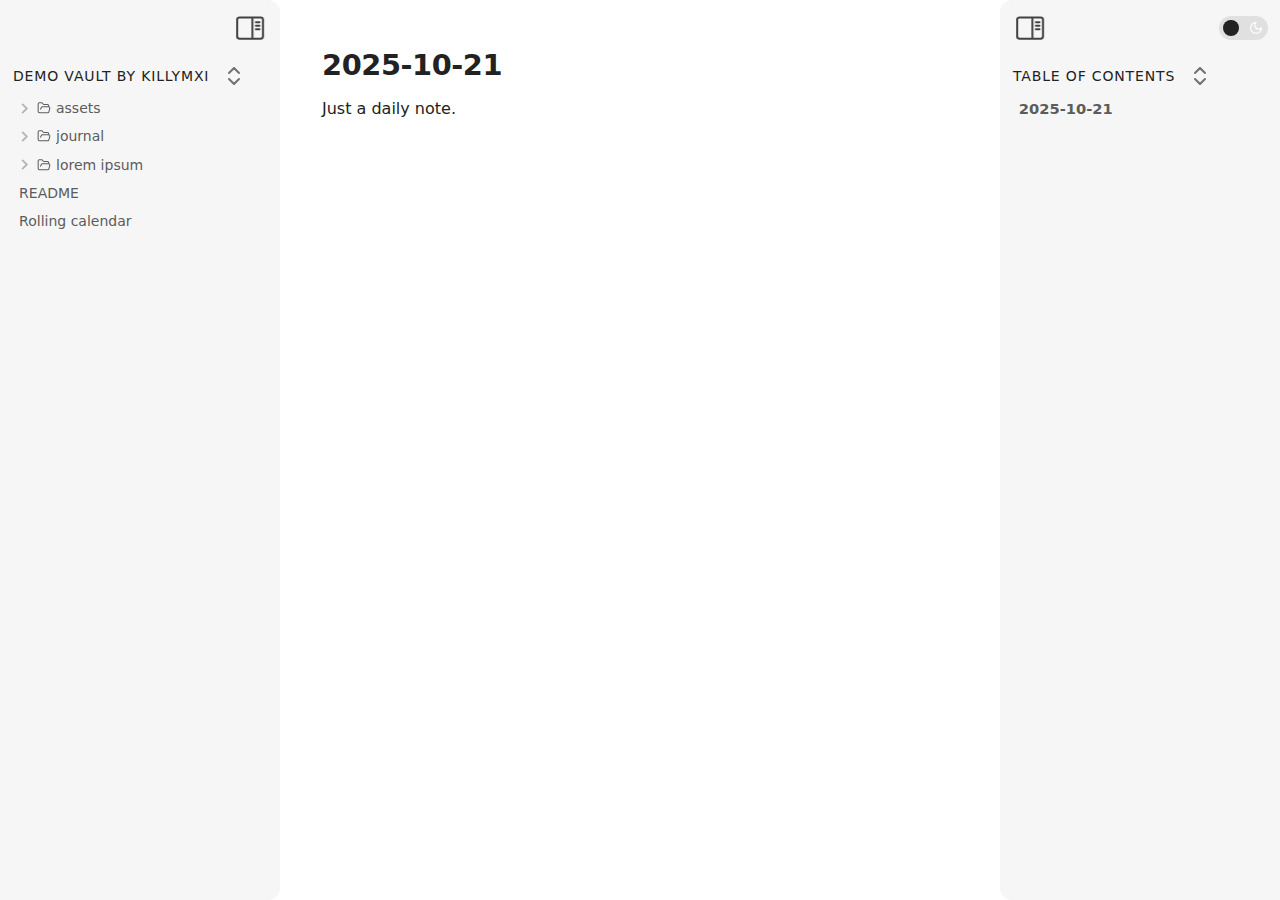
<file: journal/2025-10-21.html>
<!DOCTYPE html> <html lang="en"><head>
<title>2025-10-21</title>
<base href="..">
<meta name="pathname" content="journal/2025-10-21.html">
<meta name="description" content="Demo vault by KillyMXI - 2025-10-21">
<meta property="og:title" content="2025-10-21">
<meta property="og:description" content="Demo vault by KillyMXI - 2025-10-21">
<meta property="og:type" content="website">
<meta property="og:url" content="journal/2025-10-21.html">
<meta property="og:image" content="undefined">
<meta charset="UTF-8"><meta property="og:site_name" content="Demo vault by KillyMXI"><meta name="viewport" content="width=device-width, initial-scale=1.0, user-scalable=yes, minimum-scale=1.0, maximum-scale=5.0"><script async="" id="webpage-script" src="site-lib/scripts/webpage.js" onload="this.onload=null;this.setAttribute(&quot;loaded&quot;, &quot;true&quot;)"></script><link rel="icon" href="site-lib/media/favicon.png"><link rel="stylesheet" href="site-lib/styles/obsidian.css"><link rel="preload" href="site-lib/styles/other-plugins.css" as="style" onload="this.onload=null;this.rel='stylesheet'"><noscript><link rel="stylesheet" href="site-lib/styles/other-plugins.css"></noscript><link rel="preload" href="site-lib/styles/global-variable-styles.css" as="style" onload="this.onload=null;this.rel='stylesheet'"><noscript><link rel="stylesheet" href="site-lib/styles/global-variable-styles.css"></noscript><link rel="preload" href="site-lib/styles/main-styles.css" as="style" onload="this.onload=null;this.rel='stylesheet'"><noscript><link rel="stylesheet" href="site-lib/styles/main-styles.css"></noscript><style>body{--line-width:40em;--line-width-adaptive:40em;--file-line-width:40em;--sidebar-width:min(20em, 80vw);--collapse-arrow-size:11px;--tree-vertical-spacing:1.3em;--sidebar-margin:12px}:root{background-color:#202124}.sidebar{height:100%;font-size:14px;z-index:10;min-width:calc(var(--sidebar-width) + var(--divider-width-hover));max-width:calc(var(--sidebar-width) + var(--divider-width-hover));position:relative;overflow:hidden;overflow:clip;transition:min-width ease-in-out,max-width ease-in-out;transition-duration:.2s;contain:size}#left-sidebar{left:0}#right-sidebar{right:0}.sidebar.is-collapsed{min-width:0;max-width:0}.sidebar.floating{position:absolute}.sidebar .leaf-content{height:100%;min-width:calc(var(--sidebar-width) - var(--divider-width-hover));top:0;padding:var(--sidebar-margin);padding-top:4em;line-height:var(--line-height-tight);background-color:var(--background-secondary);transition:background-color,border-right,border-left,box-shadow;transition-duration:var(--color-fade-speed);transition-timing-function:ease-in-out;position:absolute;display:flex;flex-direction:column}.sidebar:not(.is-collapsed) .leaf-content{min-width:calc(max(100%,var(--sidebar-width)) - 3px);max-width:calc(max(100%,var(--sidebar-width)) - 3px)}#left-sidebar-content{left:0;border-top-right-radius:var(--radius-l);border-bottom-right-radius:var(--radius-l)}#right-sidebar-content{right:0;border-top-left-radius:var(--radius-l);border-bottom-left-radius:var(--radius-l)}.sidebar #left-sidebar-content,.sidebar #right-sidebar-content{contain:none!important;container-type:normal!important;animation:none!important}.sidebar:has(.leaf-content:empty):has(.topbar-content:empty){display:none}.sidebar-topbar{height:calc(2.3em + 2 * var(--sidebar-margin));width:var(--sidebar-width);padding:var(--sidebar-margin);z-index:1;position:fixed;display:flex;align-items:center;transition:width ease-in-out;transition-duration:inherit}.sidebar.is-collapsed .sidebar-topbar{width:calc(2.3em + var(--sidebar-margin) * 2)}.sidebar .sidebar-topbar.is-collapsed{width:0}#left-sidebar .sidebar-topbar{left:0;flex-direction:row;border-top-right-radius:var(--radius-l)}#right-sidebar .sidebar-topbar{right:0;flex-direction:row-reverse;border-top-left-radius:var(--radius-l)}#left-sidebar .topbar-content{margin-right:calc(2.3em + var(--sidebar-margin));flex-direction:row}#right-sidebar .topbar-content{margin-left:calc(2.3em + var(--sidebar-margin));flex-direction:row-reverse}.topbar-content{overflow:hidden visible;overflow:clip visible;width:100%;height:100%;display:flex;align-items:center;transition:inherit}.sidebar.is-collapsed .topbar-content{width:0;transition:inherit}.clickable-icon.sidebar-collapse-icon{background-color:transparent;color:var(--icon-color-focused);padding:2px!important;margin:0!important;height:100%!important;width:2.3em!important;margin-inline:0.14em!important;position:absolute}#left-sidebar .clickable-icon.sidebar-collapse-icon{transform:rotateY(180deg);right:var(--sidebar-margin)}#right-sidebar .clickable-icon.sidebar-collapse-icon{transform:rotateY(180deg);left:var(--sidebar-margin)}.clickable-icon.sidebar-collapse-icon svg.svg-icon{width:100%;height:100%}.feature-title{margin-left:1px;text-transform:uppercase;letter-spacing:.06em;margin-top:.75em;margin-bottom:.75em}.feature-header{display:flex;align-items:center;padding-top:0;font-size:1em;padding-left:0}body.floating-sidebars .sidebar{position:absolute}body{transition:background-color var(--color-fade-speed) ease-in-out}#navbar:not(:empty){display:flex;align-items:center;justify-content:space-between;padding:.5em 1em;width:100%}#main{display:flex;flex-direction:column;height:100%;width:100%;align-items:stretch;justify-content:center}#main-horizontal{display:flex;flex-direction:row;flex-grow:1;width:100%;align-items:stretch;justify-content:center}#center-content{flex-basis:100%;max-width:100%;width:100%;height:100%;display:flex;flex-direction:column;align-items:center;transition:opacity .2s ease-in-out;contain:inline-size}.hide{opacity:0!important;transition:opacity .2s ease-in-out;pointer-events:none}#center-content>.obsidian-document{padding-left:2em;padding-right:1em;margin-bottom:0;width:100%;width:-webkit-fill-available;width:-moz-available;width:fill-available;transition:background-color var(--color-fade-speed) ease-in-out;border-top-right-radius:var(--window-radius,var(--radius-m));border-top-left-radius:var(--window-radius,var(--radius-m));overflow-x:hidden!important;overflow-y:auto!important;display:flex!important;flex-direction:column!important;align-items:center!important;contain:inline-size}body #center-content>.obsidian-document>.markdown-preview-sizer{padding-bottom:80vh;width:100%;max-width:var(--line-width);flex-basis:var(--line-width);transition:background-color var(--color-fade-speed) ease-in-out;contain:inline-size}#center-content>.obsidian-document>div{width:100%!important;transition:background-color var(--color-fade-speed) ease-in-out;contain:inline-size}#center-content>.obsidian-document:not([data-type=markdown]).embed{display:flex;padding:1em;height:100%;width:100%;align-items:center;justify-content:center}#center-content>.obsidian-document:not([data-type=markdown]).embed>*{max-width:100%;max-height:100%;object-fit:contain}:not(h1,h2,h3,h4,h5,h6,li):has(> :is(.math,table)){overflow-x:auto!important}#center-content>.obsidian-document:not([data-type=markdown]){overflow-x:auto;contain:content;padding:0;margin:0;height:100%}.obsidian-document[data-type=attachment]{display:flex;flex-direction:column;align-items:center;justify-content:center;height:100%;width:100%}.obsidian-document[data-type=attachment]>*{outline:0;border:none;box-shadow:none}.obsidian-document[data-type=attachment] :is(img){max-width:90%;max-height:90%;object-fit:contain}.obsidian-document[data-type=attachment]>:is(audio){width:100%;max-width:min(90%,var(--line-width))}.obsidian-document[data-type=attachment]>:is(embed,iframe,video){width:100%;height:100%;max-width:100%;max-height:100%;object-fit:contain}.canvas-wrapper>:is(.header,.footer){z-index:100;position:absolute;display:flex;justify-content:center;flex-direction:column;width:100%;align-items:center}.scroll-highlight{position:absolute;width:100%;height:100%;pointer-events:none;z-index:1000;background-color:hsla(var(--color-accent-hsl),.25);opacity:0;padding:1em;inset:50%;translate:-50% -50%;border-radius:var(--radius-s)}</style><script defer="">async function loadIncludes(){let e=document.querySelectorAll("link[itemprop='include']");for(const t of e){let e=t.getAttribute("href");try{let o="";if(e.startsWith("https:")||e.startsWith("http:")||"file:"!=window.location.protocol){const n=await fetch(e);if(!n.ok){console.log("Could not include file: "+e),t?.remove();continue}o=await n.text()}else{const t=document.getElementById(btoa(encodeURI(e)));if(t){const e=JSON.parse(decodeURI(atob(t.getAttribute("value")??"")));o=e?.data??""}}let n=document.createRange().createContextualFragment(o);t.before(n),t.remove(),console.log("Included text: "+o),console.log("Included file: "+e)}catch(o){t?.remove(),console.log("Could not include file: "+e,o);continue}}}document.addEventListener("DOMContentLoaded",(()=>{loadIncludes()}));let isFileProtocol="file:"==location.protocol;function waitLoadScripts(e,t){let o=e.map((e=>document.getElementById(e+"-script")));!function e(n){let l=o[n],c=n+1;l?(l&&"true"!=l.getAttribute("loaded")||n<o.length&&e(c),n<o.length&&l.addEventListener("load",(()=>e(c)))):n<o.length?e(c):t()}(0)}</script></head><body class="publish css-settings-manager styled-scrollbars show-inline-title show-ribbon is-focused"><script defer="">let theme=localStorage.getItem("theme")||(window.matchMedia("(prefers-color-scheme: dark)").matches?"dark":"light");"dark"==theme?(document.body.classList.add("theme-dark"),document.body.classList.remove("theme-light")):(document.body.classList.add("theme-light"),document.body.classList.remove("theme-dark")),window.innerWidth<480?document.body.classList.add("is-phone"):window.innerWidth<768?document.body.classList.add("is-tablet"):window.innerWidth<1024?document.body.classList.add("is-small-screen"):document.body.classList.add("is-large-screen")</script><div id="main"><div id="navbar"></div><div id="main-horizontal"><div id="left-content" class="leaf" style="--sidebar-width: var(--sidebar-width-left);"><div id="left-sidebar" class="sidebar"><div class="sidebar-handle"></div><div class="sidebar-topbar"><div class="topbar-content"></div><div class="clickable-icon sidebar-collapse-icon"><svg xmlns="http://www.w3.org/2000/svg" width="100%" height="100%" viewBox="0 0 24 24" fill="none" stroke="currentColor" stroke-width="3" stroke-linecap="round" stroke-linejoin="round" class="svg-icon"><path d="M21 3H3C1.89543 3 1 3.89543 1 5V19C1 20.1046 1.89543 21 3 21H21C22.1046 21 23 20.1046 23 19V5C23 3.89543 22.1046 3 21 3Z"></path><path d="M10 4V20"></path><path d="M4 7H7"></path><path d="M4 10H7"></path><path d="M4 13H7"></path></svg></div></div><div class="sidebar-content-wrapper"><div id="left-sidebar-content" class="leaf-content"><link itemprop="include" href="site-lib/html/file-tree-content.html"></div></div><script defer="">let ls = document.querySelector("#left-sidebar"); ls.classList.toggle("is-collapsed", window.innerWidth < 768); ls.style.setProperty("--sidebar-width", localStorage.getItem("sidebar-left-width"));</script></div></div><div id="center-content" class="leaf"><div class="obsidian-document markdown-preview-view markdown-rendered node-insert-event is-readable-line-width allow-fold-headings allow-fold-lists show-indentation-guide show-properties" data-type="markdown"><style id="MJX-CHTML-styles"></style><div class="markdown-preview-sizer markdown-preview-section"><div class="header"><h1 class="page-title heading inline-title" id="2025-10-21_0">2025-10-21</h1><div class="data-bar"></div></div><div class="markdown-preview-pusher" style="width: 1px; height: 0.1px; margin-bottom: 0px;"></div><div class="el-p"><p dir="auto">Just a daily note.</p></div><div class="footer"><div class="data-bar"></div></div></div></div></div><div id="right-content" class="leaf" style="--sidebar-width: var(--sidebar-width-right);"><div id="right-sidebar" class="sidebar"><div class="sidebar-handle"></div><div class="sidebar-topbar"><div class="topbar-content"><label class="theme-toggle-container" for="theme-toggle-input" id=""><input class="theme-toggle-input" type="checkbox" id="theme-toggle-input"><div class="toggle-background"></div></label></div><div class="clickable-icon sidebar-collapse-icon"><svg xmlns="http://www.w3.org/2000/svg" width="100%" height="100%" viewBox="0 0 24 24" fill="none" stroke="currentColor" stroke-width="3" stroke-linecap="round" stroke-linejoin="round" class="svg-icon"><path d="M21 3H3C1.89543 3 1 3.89543 1 5V19C1 20.1046 1.89543 21 3 21H21C22.1046 21 23 20.1046 23 19V5C23 3.89543 22.1046 3 21 3Z"></path><path d="M10 4V20"></path><path d="M4 7H7"></path><path d="M4 10H7"></path><path d="M4 13H7"></path></svg></div></div><div class="sidebar-content-wrapper"><div id="right-sidebar-content" class="leaf-content"><div id="outline" class=" tree-container"><div class="feature-header"><div class="feature-title">Table Of Contents</div><button class="clickable-icon nav-action-button tree-collapse-all" aria-label="Collapse All"><svg xmlns="http://www.w3.org/2000/svg" width="24" height="24" viewBox="0 0 24 24" fill="none" stroke="currentColor" stroke-width="2" stroke-linecap="round" stroke-linejoin="round"></svg></button></div><div class="tree-item" data-depth="1"><a class="tree-item-self is-clickable" href="journal/2025-10-21.html#2025-10-21_0" data-path="#2025-10-21_0"><div class="tree-item-inner heading-link" heading-name="2025-10-21">2025-10-21</div></a><div class="tree-item-children"></div></div></div></div></div><script defer="">let rs = document.querySelector("#right-sidebar"); rs.classList.toggle("is-collapsed", window.innerWidth < 768); rs.style.setProperty("--sidebar-width", localStorage.getItem("sidebar-right-width"));</script></div></div></div></div></body></html>
</file>
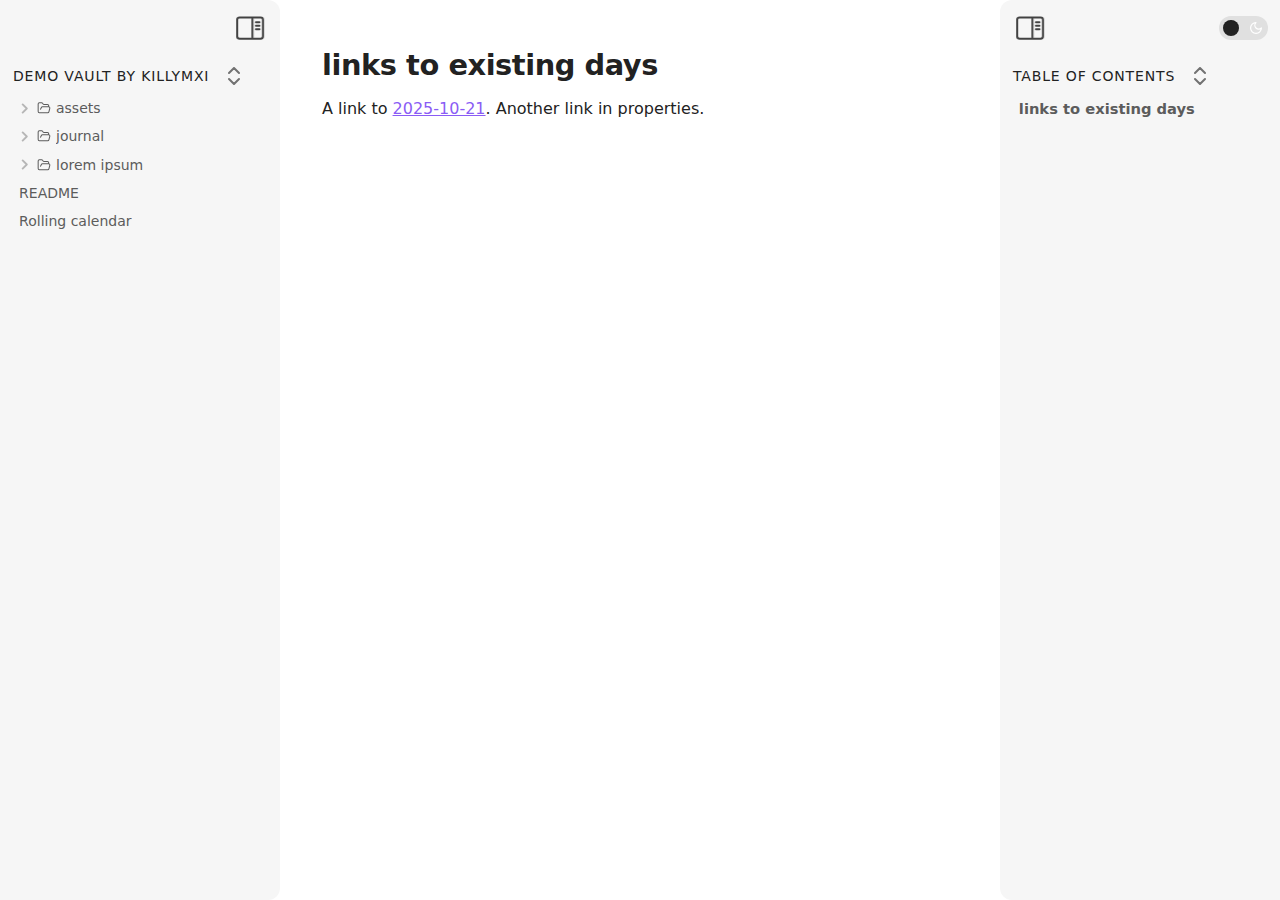
<file: lorem-ipsum/links-to-existing-days.html>
<!DOCTYPE html> <html lang="en"><head>
<title>links to existing days</title>
<base href="..">
<meta name="pathname" content="lorem-ipsum/links-to-existing-days.html">
<meta name="description" content="Demo vault by KillyMXI - links to existing days">
<meta property="og:title" content="links to existing days">
<meta property="og:description" content="Demo vault by KillyMXI - links to existing days">
<meta property="og:type" content="website">
<meta property="og:url" content="lorem-ipsum/links-to-existing-days.html">
<meta property="og:image" content="undefined">
<meta charset="UTF-8"><meta property="og:site_name" content="Demo vault by KillyMXI"><meta name="viewport" content="width=device-width, initial-scale=1.0, user-scalable=yes, minimum-scale=1.0, maximum-scale=5.0"><script async="" id="webpage-script" src="site-lib/scripts/webpage.js" onload="this.onload=null;this.setAttribute(&quot;loaded&quot;, &quot;true&quot;)"></script><link rel="icon" href="site-lib/media/favicon.png"><link rel="stylesheet" href="site-lib/styles/obsidian.css"><link rel="preload" href="site-lib/styles/other-plugins.css" as="style" onload="this.onload=null;this.rel='stylesheet'"><noscript><link rel="stylesheet" href="site-lib/styles/other-plugins.css"></noscript><link rel="preload" href="site-lib/styles/global-variable-styles.css" as="style" onload="this.onload=null;this.rel='stylesheet'"><noscript><link rel="stylesheet" href="site-lib/styles/global-variable-styles.css"></noscript><link rel="preload" href="site-lib/styles/main-styles.css" as="style" onload="this.onload=null;this.rel='stylesheet'"><noscript><link rel="stylesheet" href="site-lib/styles/main-styles.css"></noscript><style>body{--line-width:40em;--line-width-adaptive:40em;--file-line-width:40em;--sidebar-width:min(20em, 80vw);--collapse-arrow-size:11px;--tree-vertical-spacing:1.3em;--sidebar-margin:12px}:root{background-color:#202124}.sidebar{height:100%;font-size:14px;z-index:10;min-width:calc(var(--sidebar-width) + var(--divider-width-hover));max-width:calc(var(--sidebar-width) + var(--divider-width-hover));position:relative;overflow:hidden;overflow:clip;transition:min-width ease-in-out,max-width ease-in-out;transition-duration:.2s;contain:size}#left-sidebar{left:0}#right-sidebar{right:0}.sidebar.is-collapsed{min-width:0;max-width:0}.sidebar.floating{position:absolute}.sidebar .leaf-content{height:100%;min-width:calc(var(--sidebar-width) - var(--divider-width-hover));top:0;padding:var(--sidebar-margin);padding-top:4em;line-height:var(--line-height-tight);background-color:var(--background-secondary);transition:background-color,border-right,border-left,box-shadow;transition-duration:var(--color-fade-speed);transition-timing-function:ease-in-out;position:absolute;display:flex;flex-direction:column}.sidebar:not(.is-collapsed) .leaf-content{min-width:calc(max(100%,var(--sidebar-width)) - 3px);max-width:calc(max(100%,var(--sidebar-width)) - 3px)}#left-sidebar-content{left:0;border-top-right-radius:var(--radius-l);border-bottom-right-radius:var(--radius-l)}#right-sidebar-content{right:0;border-top-left-radius:var(--radius-l);border-bottom-left-radius:var(--radius-l)}.sidebar #left-sidebar-content,.sidebar #right-sidebar-content{contain:none!important;container-type:normal!important;animation:none!important}.sidebar:has(.leaf-content:empty):has(.topbar-content:empty){display:none}.sidebar-topbar{height:calc(2.3em + 2 * var(--sidebar-margin));width:var(--sidebar-width);padding:var(--sidebar-margin);z-index:1;position:fixed;display:flex;align-items:center;transition:width ease-in-out;transition-duration:inherit}.sidebar.is-collapsed .sidebar-topbar{width:calc(2.3em + var(--sidebar-margin) * 2)}.sidebar .sidebar-topbar.is-collapsed{width:0}#left-sidebar .sidebar-topbar{left:0;flex-direction:row;border-top-right-radius:var(--radius-l)}#right-sidebar .sidebar-topbar{right:0;flex-direction:row-reverse;border-top-left-radius:var(--radius-l)}#left-sidebar .topbar-content{margin-right:calc(2.3em + var(--sidebar-margin));flex-direction:row}#right-sidebar .topbar-content{margin-left:calc(2.3em + var(--sidebar-margin));flex-direction:row-reverse}.topbar-content{overflow:hidden visible;overflow:clip visible;width:100%;height:100%;display:flex;align-items:center;transition:inherit}.sidebar.is-collapsed .topbar-content{width:0;transition:inherit}.clickable-icon.sidebar-collapse-icon{background-color:transparent;color:var(--icon-color-focused);padding:2px!important;margin:0!important;height:100%!important;width:2.3em!important;margin-inline:0.14em!important;position:absolute}#left-sidebar .clickable-icon.sidebar-collapse-icon{transform:rotateY(180deg);right:var(--sidebar-margin)}#right-sidebar .clickable-icon.sidebar-collapse-icon{transform:rotateY(180deg);left:var(--sidebar-margin)}.clickable-icon.sidebar-collapse-icon svg.svg-icon{width:100%;height:100%}.feature-title{margin-left:1px;text-transform:uppercase;letter-spacing:.06em;margin-top:.75em;margin-bottom:.75em}.feature-header{display:flex;align-items:center;padding-top:0;font-size:1em;padding-left:0}body.floating-sidebars .sidebar{position:absolute}body{transition:background-color var(--color-fade-speed) ease-in-out}#navbar:not(:empty){display:flex;align-items:center;justify-content:space-between;padding:.5em 1em;width:100%}#main{display:flex;flex-direction:column;height:100%;width:100%;align-items:stretch;justify-content:center}#main-horizontal{display:flex;flex-direction:row;flex-grow:1;width:100%;align-items:stretch;justify-content:center}#center-content{flex-basis:100%;max-width:100%;width:100%;height:100%;display:flex;flex-direction:column;align-items:center;transition:opacity .2s ease-in-out;contain:inline-size}.hide{opacity:0!important;transition:opacity .2s ease-in-out;pointer-events:none}#center-content>.obsidian-document{padding-left:2em;padding-right:1em;margin-bottom:0;width:100%;width:-webkit-fill-available;width:-moz-available;width:fill-available;transition:background-color var(--color-fade-speed) ease-in-out;border-top-right-radius:var(--window-radius,var(--radius-m));border-top-left-radius:var(--window-radius,var(--radius-m));overflow-x:hidden!important;overflow-y:auto!important;display:flex!important;flex-direction:column!important;align-items:center!important;contain:inline-size}body #center-content>.obsidian-document>.markdown-preview-sizer{padding-bottom:80vh;width:100%;max-width:var(--line-width);flex-basis:var(--line-width);transition:background-color var(--color-fade-speed) ease-in-out;contain:inline-size}#center-content>.obsidian-document>div{width:100%!important;transition:background-color var(--color-fade-speed) ease-in-out;contain:inline-size}#center-content>.obsidian-document:not([data-type=markdown]).embed{display:flex;padding:1em;height:100%;width:100%;align-items:center;justify-content:center}#center-content>.obsidian-document:not([data-type=markdown]).embed>*{max-width:100%;max-height:100%;object-fit:contain}:not(h1,h2,h3,h4,h5,h6,li):has(> :is(.math,table)){overflow-x:auto!important}#center-content>.obsidian-document:not([data-type=markdown]){overflow-x:auto;contain:content;padding:0;margin:0;height:100%}.obsidian-document[data-type=attachment]{display:flex;flex-direction:column;align-items:center;justify-content:center;height:100%;width:100%}.obsidian-document[data-type=attachment]>*{outline:0;border:none;box-shadow:none}.obsidian-document[data-type=attachment] :is(img){max-width:90%;max-height:90%;object-fit:contain}.obsidian-document[data-type=attachment]>:is(audio){width:100%;max-width:min(90%,var(--line-width))}.obsidian-document[data-type=attachment]>:is(embed,iframe,video){width:100%;height:100%;max-width:100%;max-height:100%;object-fit:contain}.canvas-wrapper>:is(.header,.footer){z-index:100;position:absolute;display:flex;justify-content:center;flex-direction:column;width:100%;align-items:center}.scroll-highlight{position:absolute;width:100%;height:100%;pointer-events:none;z-index:1000;background-color:hsla(var(--color-accent-hsl),.25);opacity:0;padding:1em;inset:50%;translate:-50% -50%;border-radius:var(--radius-s)}</style><script defer="">async function loadIncludes(){let e=document.querySelectorAll("link[itemprop='include']");for(const t of e){let e=t.getAttribute("href");try{let o="";if(e.startsWith("https:")||e.startsWith("http:")||"file:"!=window.location.protocol){const n=await fetch(e);if(!n.ok){console.log("Could not include file: "+e),t?.remove();continue}o=await n.text()}else{const t=document.getElementById(btoa(encodeURI(e)));if(t){const e=JSON.parse(decodeURI(atob(t.getAttribute("value")??"")));o=e?.data??""}}let n=document.createRange().createContextualFragment(o);t.before(n),t.remove(),console.log("Included text: "+o),console.log("Included file: "+e)}catch(o){t?.remove(),console.log("Could not include file: "+e,o);continue}}}document.addEventListener("DOMContentLoaded",(()=>{loadIncludes()}));let isFileProtocol="file:"==location.protocol;function waitLoadScripts(e,t){let o=e.map((e=>document.getElementById(e+"-script")));!function e(n){let l=o[n],c=n+1;l?(l&&"true"!=l.getAttribute("loaded")||n<o.length&&e(c),n<o.length&&l.addEventListener("load",(()=>e(c)))):n<o.length?e(c):t()}(0)}</script></head><body class="publish css-settings-manager styled-scrollbars show-inline-title show-ribbon is-focused"><script defer="">let theme=localStorage.getItem("theme")||(window.matchMedia("(prefers-color-scheme: dark)").matches?"dark":"light");"dark"==theme?(document.body.classList.add("theme-dark"),document.body.classList.remove("theme-light")):(document.body.classList.add("theme-light"),document.body.classList.remove("theme-dark")),window.innerWidth<480?document.body.classList.add("is-phone"):window.innerWidth<768?document.body.classList.add("is-tablet"):window.innerWidth<1024?document.body.classList.add("is-small-screen"):document.body.classList.add("is-large-screen")</script><div id="main"><div id="navbar"></div><div id="main-horizontal"><div id="left-content" class="leaf" style="--sidebar-width: var(--sidebar-width-left);"><div id="left-sidebar" class="sidebar"><div class="sidebar-handle"></div><div class="sidebar-topbar"><div class="topbar-content"></div><div class="clickable-icon sidebar-collapse-icon"><svg xmlns="http://www.w3.org/2000/svg" width="100%" height="100%" viewBox="0 0 24 24" fill="none" stroke="currentColor" stroke-width="3" stroke-linecap="round" stroke-linejoin="round" class="svg-icon"><path d="M21 3H3C1.89543 3 1 3.89543 1 5V19C1 20.1046 1.89543 21 3 21H21C22.1046 21 23 20.1046 23 19V5C23 3.89543 22.1046 3 21 3Z"></path><path d="M10 4V20"></path><path d="M4 7H7"></path><path d="M4 10H7"></path><path d="M4 13H7"></path></svg></div></div><div class="sidebar-content-wrapper"><div id="left-sidebar-content" class="leaf-content"><link itemprop="include" href="site-lib/html/file-tree-content.html"></div></div><script defer="">let ls = document.querySelector("#left-sidebar"); ls.classList.toggle("is-collapsed", window.innerWidth < 768); ls.style.setProperty("--sidebar-width", localStorage.getItem("sidebar-left-width"));</script></div></div><div id="center-content" class="leaf"><div class="obsidian-document markdown-preview-view markdown-rendered node-insert-event is-readable-line-width allow-fold-headings allow-fold-lists show-indentation-guide show-properties" data-type="markdown"><style id="MJX-CHTML-styles"></style><pre class="frontmatter language-yaml" style="display: none;"><code class="language-yaml is-loaded"><span class="token key atrule">whenHappens</span><span class="token punctuation">:</span> <span class="token string">"[[2025-10-19]]"</span></code><button class="copy-code-button"><svg xmlns="http://www.w3.org/2000/svg" width="24" height="24" viewBox="0 0 24 24" fill="none" stroke="currentColor" stroke-width="2" stroke-linecap="round" stroke-linejoin="round" class="svg-icon lucide-copy"><rect x="8" y="8" width="14" height="14" rx="2" ry="2"></rect><path d="M4 16c-1.1 0-2-.9-2-2V4c0-1.1.9-2 2-2h10c1.1 0 2 .9 2 2"></path></svg></button></pre><div class="markdown-preview-sizer markdown-preview-section"><div class="header"><h1 class="page-title heading inline-title" id="links_to_existing_days_0">links to existing days</h1><div class="data-bar"></div></div><div class="markdown-preview-pusher" style="width: 1px; height: 0.1px; margin-bottom: 0px;"></div><div class="el-p"><p dir="auto">A link to <a data-href="2025-10-21" href="journal/2025-10-21.html" class="internal-link" target="_self" rel="noopener nofollow">2025-10-21</a>. Another link in properties.</p></div><div class="footer"><div class="data-bar"></div></div></div></div></div><div id="right-content" class="leaf" style="--sidebar-width: var(--sidebar-width-right);"><div id="right-sidebar" class="sidebar"><div class="sidebar-handle"></div><div class="sidebar-topbar"><div class="topbar-content"><label class="theme-toggle-container" for="theme-toggle-input" id=""><input class="theme-toggle-input" type="checkbox" id="theme-toggle-input"><div class="toggle-background"></div></label></div><div class="clickable-icon sidebar-collapse-icon"><svg xmlns="http://www.w3.org/2000/svg" width="100%" height="100%" viewBox="0 0 24 24" fill="none" stroke="currentColor" stroke-width="3" stroke-linecap="round" stroke-linejoin="round" class="svg-icon"><path d="M21 3H3C1.89543 3 1 3.89543 1 5V19C1 20.1046 1.89543 21 3 21H21C22.1046 21 23 20.1046 23 19V5C23 3.89543 22.1046 3 21 3Z"></path><path d="M10 4V20"></path><path d="M4 7H7"></path><path d="M4 10H7"></path><path d="M4 13H7"></path></svg></div></div><div class="sidebar-content-wrapper"><div id="right-sidebar-content" class="leaf-content"><div id="outline" class=" tree-container"><div class="feature-header"><div class="feature-title">Table Of Contents</div><button class="clickable-icon nav-action-button tree-collapse-all" aria-label="Collapse All"><svg xmlns="http://www.w3.org/2000/svg" width="24" height="24" viewBox="0 0 24 24" fill="none" stroke="currentColor" stroke-width="2" stroke-linecap="round" stroke-linejoin="round"></svg></button></div><div class="tree-item" data-depth="1"><a class="tree-item-self is-clickable" href="#links_to_existing_days_0" data-path="#links_to_existing_days_0"><div class="tree-item-inner heading-link" heading-name="links to existing days">links to existing days</div></a><div class="tree-item-children"></div></div></div></div></div><script defer="">let rs = document.querySelector("#right-sidebar"); rs.classList.toggle("is-collapsed", window.innerWidth < 768); rs.style.setProperty("--sidebar-width", localStorage.getItem("sidebar-right-width"));</script></div></div></div></div></body></html>
</file>
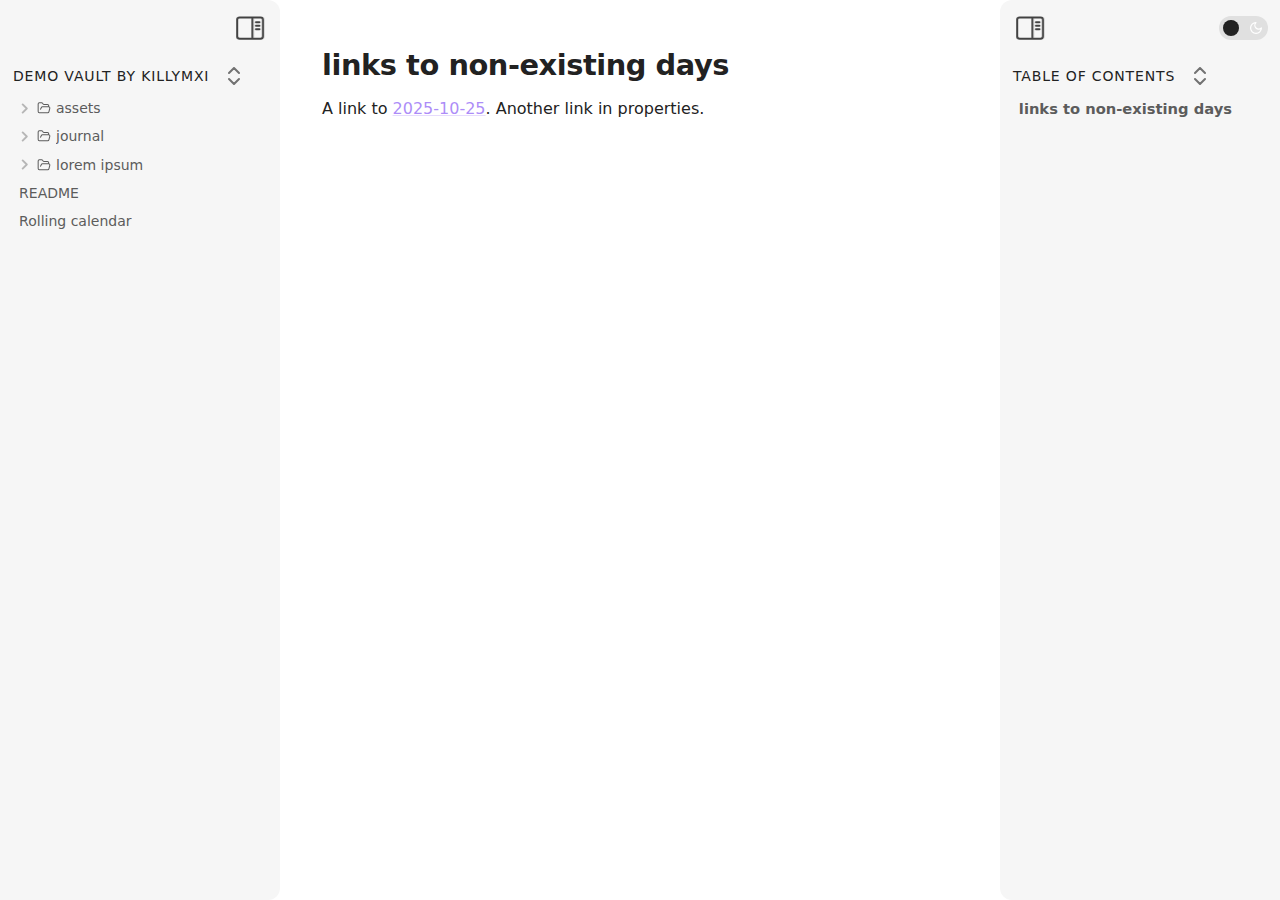
<file: lorem-ipsum/links-to-non-existing-days.html>
<!DOCTYPE html> <html lang="en"><head>
<title>links to non-existing days</title>
<base href="..">
<meta name="pathname" content="lorem-ipsum/links-to-non-existing-days.html">
<meta name="description" content="Demo vault by KillyMXI - links to non-existing days">
<meta property="og:title" content="links to non-existing days">
<meta property="og:description" content="Demo vault by KillyMXI - links to non-existing days">
<meta property="og:type" content="website">
<meta property="og:url" content="lorem-ipsum/links-to-non-existing-days.html">
<meta property="og:image" content="undefined">
<meta charset="UTF-8"><meta property="og:site_name" content="Demo vault by KillyMXI"><meta name="viewport" content="width=device-width, initial-scale=1.0, user-scalable=yes, minimum-scale=1.0, maximum-scale=5.0"><script async="" id="webpage-script" src="site-lib/scripts/webpage.js" onload="this.onload=null;this.setAttribute(&quot;loaded&quot;, &quot;true&quot;)"></script><link rel="icon" href="site-lib/media/favicon.png"><link rel="stylesheet" href="site-lib/styles/obsidian.css"><link rel="preload" href="site-lib/styles/other-plugins.css" as="style" onload="this.onload=null;this.rel='stylesheet'"><noscript><link rel="stylesheet" href="site-lib/styles/other-plugins.css"></noscript><link rel="preload" href="site-lib/styles/global-variable-styles.css" as="style" onload="this.onload=null;this.rel='stylesheet'"><noscript><link rel="stylesheet" href="site-lib/styles/global-variable-styles.css"></noscript><link rel="preload" href="site-lib/styles/main-styles.css" as="style" onload="this.onload=null;this.rel='stylesheet'"><noscript><link rel="stylesheet" href="site-lib/styles/main-styles.css"></noscript><style>body{--line-width:40em;--line-width-adaptive:40em;--file-line-width:40em;--sidebar-width:min(20em, 80vw);--collapse-arrow-size:11px;--tree-vertical-spacing:1.3em;--sidebar-margin:12px}:root{background-color:#202124}.sidebar{height:100%;font-size:14px;z-index:10;min-width:calc(var(--sidebar-width) + var(--divider-width-hover));max-width:calc(var(--sidebar-width) + var(--divider-width-hover));position:relative;overflow:hidden;overflow:clip;transition:min-width ease-in-out,max-width ease-in-out;transition-duration:.2s;contain:size}#left-sidebar{left:0}#right-sidebar{right:0}.sidebar.is-collapsed{min-width:0;max-width:0}.sidebar.floating{position:absolute}.sidebar .leaf-content{height:100%;min-width:calc(var(--sidebar-width) - var(--divider-width-hover));top:0;padding:var(--sidebar-margin);padding-top:4em;line-height:var(--line-height-tight);background-color:var(--background-secondary);transition:background-color,border-right,border-left,box-shadow;transition-duration:var(--color-fade-speed);transition-timing-function:ease-in-out;position:absolute;display:flex;flex-direction:column}.sidebar:not(.is-collapsed) .leaf-content{min-width:calc(max(100%,var(--sidebar-width)) - 3px);max-width:calc(max(100%,var(--sidebar-width)) - 3px)}#left-sidebar-content{left:0;border-top-right-radius:var(--radius-l);border-bottom-right-radius:var(--radius-l)}#right-sidebar-content{right:0;border-top-left-radius:var(--radius-l);border-bottom-left-radius:var(--radius-l)}.sidebar #left-sidebar-content,.sidebar #right-sidebar-content{contain:none!important;container-type:normal!important;animation:none!important}.sidebar:has(.leaf-content:empty):has(.topbar-content:empty){display:none}.sidebar-topbar{height:calc(2.3em + 2 * var(--sidebar-margin));width:var(--sidebar-width);padding:var(--sidebar-margin);z-index:1;position:fixed;display:flex;align-items:center;transition:width ease-in-out;transition-duration:inherit}.sidebar.is-collapsed .sidebar-topbar{width:calc(2.3em + var(--sidebar-margin) * 2)}.sidebar .sidebar-topbar.is-collapsed{width:0}#left-sidebar .sidebar-topbar{left:0;flex-direction:row;border-top-right-radius:var(--radius-l)}#right-sidebar .sidebar-topbar{right:0;flex-direction:row-reverse;border-top-left-radius:var(--radius-l)}#left-sidebar .topbar-content{margin-right:calc(2.3em + var(--sidebar-margin));flex-direction:row}#right-sidebar .topbar-content{margin-left:calc(2.3em + var(--sidebar-margin));flex-direction:row-reverse}.topbar-content{overflow:hidden visible;overflow:clip visible;width:100%;height:100%;display:flex;align-items:center;transition:inherit}.sidebar.is-collapsed .topbar-content{width:0;transition:inherit}.clickable-icon.sidebar-collapse-icon{background-color:transparent;color:var(--icon-color-focused);padding:2px!important;margin:0!important;height:100%!important;width:2.3em!important;margin-inline:0.14em!important;position:absolute}#left-sidebar .clickable-icon.sidebar-collapse-icon{transform:rotateY(180deg);right:var(--sidebar-margin)}#right-sidebar .clickable-icon.sidebar-collapse-icon{transform:rotateY(180deg);left:var(--sidebar-margin)}.clickable-icon.sidebar-collapse-icon svg.svg-icon{width:100%;height:100%}.feature-title{margin-left:1px;text-transform:uppercase;letter-spacing:.06em;margin-top:.75em;margin-bottom:.75em}.feature-header{display:flex;align-items:center;padding-top:0;font-size:1em;padding-left:0}body.floating-sidebars .sidebar{position:absolute}body{transition:background-color var(--color-fade-speed) ease-in-out}#navbar:not(:empty){display:flex;align-items:center;justify-content:space-between;padding:.5em 1em;width:100%}#main{display:flex;flex-direction:column;height:100%;width:100%;align-items:stretch;justify-content:center}#main-horizontal{display:flex;flex-direction:row;flex-grow:1;width:100%;align-items:stretch;justify-content:center}#center-content{flex-basis:100%;max-width:100%;width:100%;height:100%;display:flex;flex-direction:column;align-items:center;transition:opacity .2s ease-in-out;contain:inline-size}.hide{opacity:0!important;transition:opacity .2s ease-in-out;pointer-events:none}#center-content>.obsidian-document{padding-left:2em;padding-right:1em;margin-bottom:0;width:100%;width:-webkit-fill-available;width:-moz-available;width:fill-available;transition:background-color var(--color-fade-speed) ease-in-out;border-top-right-radius:var(--window-radius,var(--radius-m));border-top-left-radius:var(--window-radius,var(--radius-m));overflow-x:hidden!important;overflow-y:auto!important;display:flex!important;flex-direction:column!important;align-items:center!important;contain:inline-size}body #center-content>.obsidian-document>.markdown-preview-sizer{padding-bottom:80vh;width:100%;max-width:var(--line-width);flex-basis:var(--line-width);transition:background-color var(--color-fade-speed) ease-in-out;contain:inline-size}#center-content>.obsidian-document>div{width:100%!important;transition:background-color var(--color-fade-speed) ease-in-out;contain:inline-size}#center-content>.obsidian-document:not([data-type=markdown]).embed{display:flex;padding:1em;height:100%;width:100%;align-items:center;justify-content:center}#center-content>.obsidian-document:not([data-type=markdown]).embed>*{max-width:100%;max-height:100%;object-fit:contain}:not(h1,h2,h3,h4,h5,h6,li):has(> :is(.math,table)){overflow-x:auto!important}#center-content>.obsidian-document:not([data-type=markdown]){overflow-x:auto;contain:content;padding:0;margin:0;height:100%}.obsidian-document[data-type=attachment]{display:flex;flex-direction:column;align-items:center;justify-content:center;height:100%;width:100%}.obsidian-document[data-type=attachment]>*{outline:0;border:none;box-shadow:none}.obsidian-document[data-type=attachment] :is(img){max-width:90%;max-height:90%;object-fit:contain}.obsidian-document[data-type=attachment]>:is(audio){width:100%;max-width:min(90%,var(--line-width))}.obsidian-document[data-type=attachment]>:is(embed,iframe,video){width:100%;height:100%;max-width:100%;max-height:100%;object-fit:contain}.canvas-wrapper>:is(.header,.footer){z-index:100;position:absolute;display:flex;justify-content:center;flex-direction:column;width:100%;align-items:center}.scroll-highlight{position:absolute;width:100%;height:100%;pointer-events:none;z-index:1000;background-color:hsla(var(--color-accent-hsl),.25);opacity:0;padding:1em;inset:50%;translate:-50% -50%;border-radius:var(--radius-s)}</style><script defer="">async function loadIncludes(){let e=document.querySelectorAll("link[itemprop='include']");for(const t of e){let e=t.getAttribute("href");try{let o="";if(e.startsWith("https:")||e.startsWith("http:")||"file:"!=window.location.protocol){const n=await fetch(e);if(!n.ok){console.log("Could not include file: "+e),t?.remove();continue}o=await n.text()}else{const t=document.getElementById(btoa(encodeURI(e)));if(t){const e=JSON.parse(decodeURI(atob(t.getAttribute("value")??"")));o=e?.data??""}}let n=document.createRange().createContextualFragment(o);t.before(n),t.remove(),console.log("Included text: "+o),console.log("Included file: "+e)}catch(o){t?.remove(),console.log("Could not include file: "+e,o);continue}}}document.addEventListener("DOMContentLoaded",(()=>{loadIncludes()}));let isFileProtocol="file:"==location.protocol;function waitLoadScripts(e,t){let o=e.map((e=>document.getElementById(e+"-script")));!function e(n){let l=o[n],c=n+1;l?(l&&"true"!=l.getAttribute("loaded")||n<o.length&&e(c),n<o.length&&l.addEventListener("load",(()=>e(c)))):n<o.length?e(c):t()}(0)}</script></head><body class="publish css-settings-manager styled-scrollbars show-inline-title show-ribbon is-focused"><script defer="">let theme=localStorage.getItem("theme")||(window.matchMedia("(prefers-color-scheme: dark)").matches?"dark":"light");"dark"==theme?(document.body.classList.add("theme-dark"),document.body.classList.remove("theme-light")):(document.body.classList.add("theme-light"),document.body.classList.remove("theme-dark")),window.innerWidth<480?document.body.classList.add("is-phone"):window.innerWidth<768?document.body.classList.add("is-tablet"):window.innerWidth<1024?document.body.classList.add("is-small-screen"):document.body.classList.add("is-large-screen")</script><div id="main"><div id="navbar"></div><div id="main-horizontal"><div id="left-content" class="leaf" style="--sidebar-width: var(--sidebar-width-left);"><div id="left-sidebar" class="sidebar"><div class="sidebar-handle"></div><div class="sidebar-topbar"><div class="topbar-content"></div><div class="clickable-icon sidebar-collapse-icon"><svg xmlns="http://www.w3.org/2000/svg" width="100%" height="100%" viewBox="0 0 24 24" fill="none" stroke="currentColor" stroke-width="3" stroke-linecap="round" stroke-linejoin="round" class="svg-icon"><path d="M21 3H3C1.89543 3 1 3.89543 1 5V19C1 20.1046 1.89543 21 3 21H21C22.1046 21 23 20.1046 23 19V5C23 3.89543 22.1046 3 21 3Z"></path><path d="M10 4V20"></path><path d="M4 7H7"></path><path d="M4 10H7"></path><path d="M4 13H7"></path></svg></div></div><div class="sidebar-content-wrapper"><div id="left-sidebar-content" class="leaf-content"><link itemprop="include" href="site-lib/html/file-tree-content.html"></div></div><script defer="">let ls = document.querySelector("#left-sidebar"); ls.classList.toggle("is-collapsed", window.innerWidth < 768); ls.style.setProperty("--sidebar-width", localStorage.getItem("sidebar-left-width"));</script></div></div><div id="center-content" class="leaf"><div class="obsidian-document markdown-preview-view markdown-rendered node-insert-event is-readable-line-width allow-fold-headings allow-fold-lists show-indentation-guide show-properties" data-type="markdown"><style id="MJX-CHTML-styles"></style><pre class="frontmatter language-yaml" style="display: none;"><code class="language-yaml is-loaded"><span class="token key atrule">follow-up</span><span class="token punctuation">:</span> <span class="token string">"[[2025-10-24]]"</span></code><button class="copy-code-button"><svg xmlns="http://www.w3.org/2000/svg" width="24" height="24" viewBox="0 0 24 24" fill="none" stroke="currentColor" stroke-width="2" stroke-linecap="round" stroke-linejoin="round" class="svg-icon lucide-copy"><rect x="8" y="8" width="14" height="14" rx="2" ry="2"></rect><path d="M4 16c-1.1 0-2-.9-2-2V4c0-1.1.9-2 2-2h10c1.1 0 2 .9 2 2"></path></svg></button></pre><div class="markdown-preview-sizer markdown-preview-section"><div class="header"><h1 class="page-title heading inline-title" id="links_to_non-existing_days_0">links to non-existing days</h1><div class="data-bar"></div></div><div class="markdown-preview-pusher" style="width: 1px; height: 0.1px; margin-bottom: 0px;"></div><div class="el-p"><p dir="auto">A link to <a data-href="2025-10-25" href=".html" class="internal-link" target="_self" rel="noopener nofollow">2025-10-25</a>. Another link in properties.</p></div><div class="footer"><div class="data-bar"></div></div></div></div></div><div id="right-content" class="leaf" style="--sidebar-width: var(--sidebar-width-right);"><div id="right-sidebar" class="sidebar"><div class="sidebar-handle"></div><div class="sidebar-topbar"><div class="topbar-content"><label class="theme-toggle-container" for="theme-toggle-input" id=""><input class="theme-toggle-input" type="checkbox" id="theme-toggle-input"><div class="toggle-background"></div></label></div><div class="clickable-icon sidebar-collapse-icon"><svg xmlns="http://www.w3.org/2000/svg" width="100%" height="100%" viewBox="0 0 24 24" fill="none" stroke="currentColor" stroke-width="3" stroke-linecap="round" stroke-linejoin="round" class="svg-icon"><path d="M21 3H3C1.89543 3 1 3.89543 1 5V19C1 20.1046 1.89543 21 3 21H21C22.1046 21 23 20.1046 23 19V5C23 3.89543 22.1046 3 21 3Z"></path><path d="M10 4V20"></path><path d="M4 7H7"></path><path d="M4 10H7"></path><path d="M4 13H7"></path></svg></div></div><div class="sidebar-content-wrapper"><div id="right-sidebar-content" class="leaf-content"><div id="outline" class=" tree-container"><div class="feature-header"><div class="feature-title">Table Of Contents</div><button class="clickable-icon nav-action-button tree-collapse-all" aria-label="Collapse All"><svg xmlns="http://www.w3.org/2000/svg" width="24" height="24" viewBox="0 0 24 24" fill="none" stroke="currentColor" stroke-width="2" stroke-linecap="round" stroke-linejoin="round"></svg></button></div><div class="tree-item" data-depth="1"><a class="tree-item-self is-clickable" href="lorem-ipsum/links-to-non-existing-days.html#links_to_non-existing_days_0" data-path="#links_to_non-existing_days_0"><div class="tree-item-inner heading-link" heading-name="links to non-existing days">links to non-existing days</div></a><div class="tree-item-children"></div></div></div></div></div><script defer="">let rs = document.querySelector("#right-sidebar"); rs.classList.toggle("is-collapsed", window.innerWidth < 768); rs.style.setProperty("--sidebar-width", localStorage.getItem("sidebar-right-width"));</script></div></div></div></div></body></html>
</file>
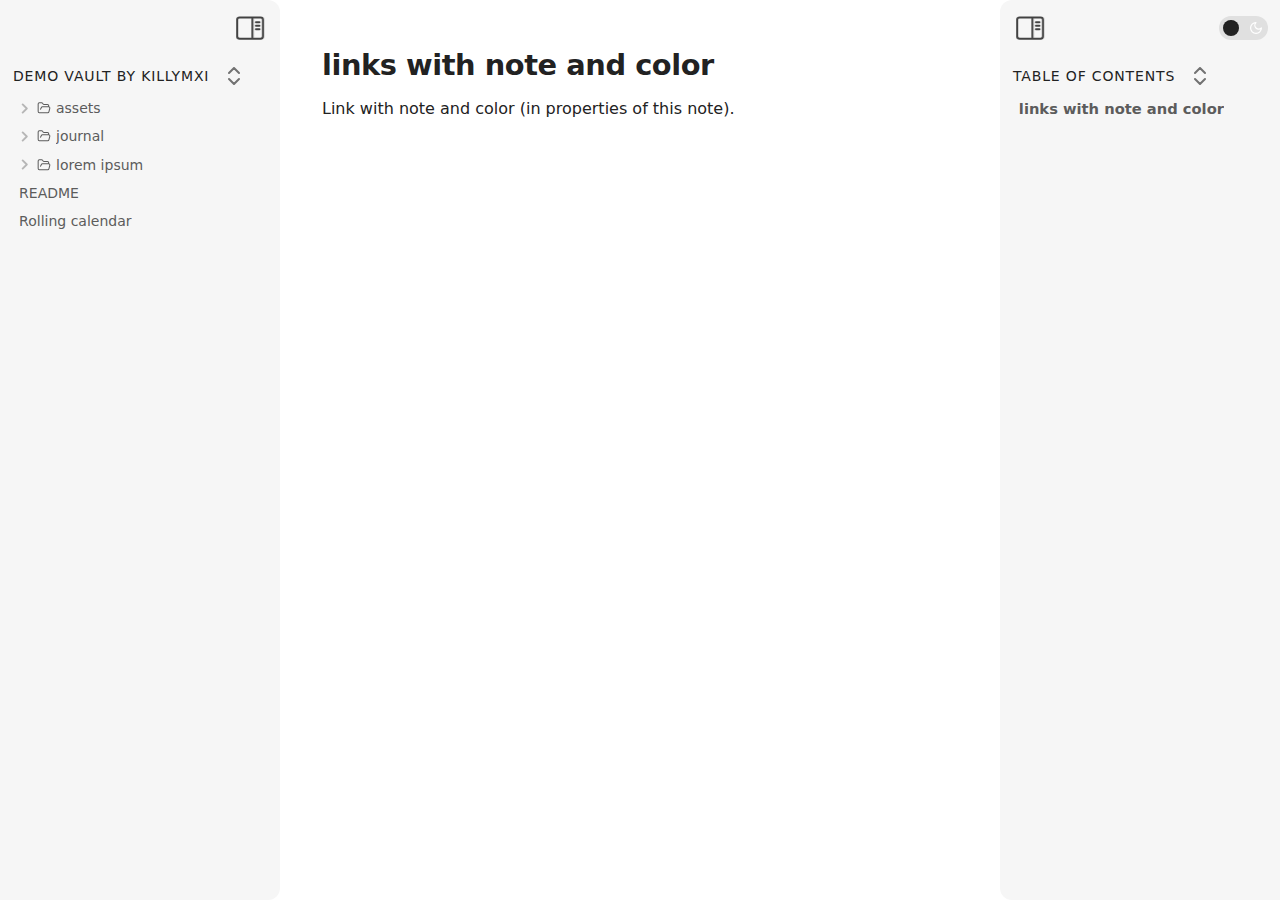
<file: lorem-ipsum/links-with-note-and-color.html>
<!DOCTYPE html> <html lang="en"><head>
<title>links with note and color</title>
<base href="..">
<meta name="pathname" content="lorem-ipsum/links-with-note-and-color.html">
<meta name="description" content="Demo vault by KillyMXI - links with note and color">
<meta property="og:title" content="links with note and color">
<meta property="og:description" content="Demo vault by KillyMXI - links with note and color">
<meta property="og:type" content="website">
<meta property="og:url" content="lorem-ipsum/links-with-note-and-color.html">
<meta property="og:image" content="undefined">
<meta charset="UTF-8"><meta property="og:site_name" content="Demo vault by KillyMXI"><meta name="viewport" content="width=device-width, initial-scale=1.0, user-scalable=yes, minimum-scale=1.0, maximum-scale=5.0"><script async="" id="webpage-script" src="site-lib/scripts/webpage.js" onload="this.onload=null;this.setAttribute(&quot;loaded&quot;, &quot;true&quot;)"></script><link rel="icon" href="site-lib/media/favicon.png"><link rel="stylesheet" href="site-lib/styles/obsidian.css"><link rel="preload" href="site-lib/styles/other-plugins.css" as="style" onload="this.onload=null;this.rel='stylesheet'"><noscript><link rel="stylesheet" href="site-lib/styles/other-plugins.css"></noscript><link rel="preload" href="site-lib/styles/global-variable-styles.css" as="style" onload="this.onload=null;this.rel='stylesheet'"><noscript><link rel="stylesheet" href="site-lib/styles/global-variable-styles.css"></noscript><link rel="preload" href="site-lib/styles/main-styles.css" as="style" onload="this.onload=null;this.rel='stylesheet'"><noscript><link rel="stylesheet" href="site-lib/styles/main-styles.css"></noscript><style>body{--line-width:40em;--line-width-adaptive:40em;--file-line-width:40em;--sidebar-width:min(20em, 80vw);--collapse-arrow-size:11px;--tree-vertical-spacing:1.3em;--sidebar-margin:12px}:root{background-color:#202124}.sidebar{height:100%;font-size:14px;z-index:10;min-width:calc(var(--sidebar-width) + var(--divider-width-hover));max-width:calc(var(--sidebar-width) + var(--divider-width-hover));position:relative;overflow:hidden;overflow:clip;transition:min-width ease-in-out,max-width ease-in-out;transition-duration:.2s;contain:size}#left-sidebar{left:0}#right-sidebar{right:0}.sidebar.is-collapsed{min-width:0;max-width:0}.sidebar.floating{position:absolute}.sidebar .leaf-content{height:100%;min-width:calc(var(--sidebar-width) - var(--divider-width-hover));top:0;padding:var(--sidebar-margin);padding-top:4em;line-height:var(--line-height-tight);background-color:var(--background-secondary);transition:background-color,border-right,border-left,box-shadow;transition-duration:var(--color-fade-speed);transition-timing-function:ease-in-out;position:absolute;display:flex;flex-direction:column}.sidebar:not(.is-collapsed) .leaf-content{min-width:calc(max(100%,var(--sidebar-width)) - 3px);max-width:calc(max(100%,var(--sidebar-width)) - 3px)}#left-sidebar-content{left:0;border-top-right-radius:var(--radius-l);border-bottom-right-radius:var(--radius-l)}#right-sidebar-content{right:0;border-top-left-radius:var(--radius-l);border-bottom-left-radius:var(--radius-l)}.sidebar #left-sidebar-content,.sidebar #right-sidebar-content{contain:none!important;container-type:normal!important;animation:none!important}.sidebar:has(.leaf-content:empty):has(.topbar-content:empty){display:none}.sidebar-topbar{height:calc(2.3em + 2 * var(--sidebar-margin));width:var(--sidebar-width);padding:var(--sidebar-margin);z-index:1;position:fixed;display:flex;align-items:center;transition:width ease-in-out;transition-duration:inherit}.sidebar.is-collapsed .sidebar-topbar{width:calc(2.3em + var(--sidebar-margin) * 2)}.sidebar .sidebar-topbar.is-collapsed{width:0}#left-sidebar .sidebar-topbar{left:0;flex-direction:row;border-top-right-radius:var(--radius-l)}#right-sidebar .sidebar-topbar{right:0;flex-direction:row-reverse;border-top-left-radius:var(--radius-l)}#left-sidebar .topbar-content{margin-right:calc(2.3em + var(--sidebar-margin));flex-direction:row}#right-sidebar .topbar-content{margin-left:calc(2.3em + var(--sidebar-margin));flex-direction:row-reverse}.topbar-content{overflow:hidden visible;overflow:clip visible;width:100%;height:100%;display:flex;align-items:center;transition:inherit}.sidebar.is-collapsed .topbar-content{width:0;transition:inherit}.clickable-icon.sidebar-collapse-icon{background-color:transparent;color:var(--icon-color-focused);padding:2px!important;margin:0!important;height:100%!important;width:2.3em!important;margin-inline:0.14em!important;position:absolute}#left-sidebar .clickable-icon.sidebar-collapse-icon{transform:rotateY(180deg);right:var(--sidebar-margin)}#right-sidebar .clickable-icon.sidebar-collapse-icon{transform:rotateY(180deg);left:var(--sidebar-margin)}.clickable-icon.sidebar-collapse-icon svg.svg-icon{width:100%;height:100%}.feature-title{margin-left:1px;text-transform:uppercase;letter-spacing:.06em;margin-top:.75em;margin-bottom:.75em}.feature-header{display:flex;align-items:center;padding-top:0;font-size:1em;padding-left:0}body.floating-sidebars .sidebar{position:absolute}body{transition:background-color var(--color-fade-speed) ease-in-out}#navbar:not(:empty){display:flex;align-items:center;justify-content:space-between;padding:.5em 1em;width:100%}#main{display:flex;flex-direction:column;height:100%;width:100%;align-items:stretch;justify-content:center}#main-horizontal{display:flex;flex-direction:row;flex-grow:1;width:100%;align-items:stretch;justify-content:center}#center-content{flex-basis:100%;max-width:100%;width:100%;height:100%;display:flex;flex-direction:column;align-items:center;transition:opacity .2s ease-in-out;contain:inline-size}.hide{opacity:0!important;transition:opacity .2s ease-in-out;pointer-events:none}#center-content>.obsidian-document{padding-left:2em;padding-right:1em;margin-bottom:0;width:100%;width:-webkit-fill-available;width:-moz-available;width:fill-available;transition:background-color var(--color-fade-speed) ease-in-out;border-top-right-radius:var(--window-radius,var(--radius-m));border-top-left-radius:var(--window-radius,var(--radius-m));overflow-x:hidden!important;overflow-y:auto!important;display:flex!important;flex-direction:column!important;align-items:center!important;contain:inline-size}body #center-content>.obsidian-document>.markdown-preview-sizer{padding-bottom:80vh;width:100%;max-width:var(--line-width);flex-basis:var(--line-width);transition:background-color var(--color-fade-speed) ease-in-out;contain:inline-size}#center-content>.obsidian-document>div{width:100%!important;transition:background-color var(--color-fade-speed) ease-in-out;contain:inline-size}#center-content>.obsidian-document:not([data-type=markdown]).embed{display:flex;padding:1em;height:100%;width:100%;align-items:center;justify-content:center}#center-content>.obsidian-document:not([data-type=markdown]).embed>*{max-width:100%;max-height:100%;object-fit:contain}:not(h1,h2,h3,h4,h5,h6,li):has(> :is(.math,table)){overflow-x:auto!important}#center-content>.obsidian-document:not([data-type=markdown]){overflow-x:auto;contain:content;padding:0;margin:0;height:100%}.obsidian-document[data-type=attachment]{display:flex;flex-direction:column;align-items:center;justify-content:center;height:100%;width:100%}.obsidian-document[data-type=attachment]>*{outline:0;border:none;box-shadow:none}.obsidian-document[data-type=attachment] :is(img){max-width:90%;max-height:90%;object-fit:contain}.obsidian-document[data-type=attachment]>:is(audio){width:100%;max-width:min(90%,var(--line-width))}.obsidian-document[data-type=attachment]>:is(embed,iframe,video){width:100%;height:100%;max-width:100%;max-height:100%;object-fit:contain}.canvas-wrapper>:is(.header,.footer){z-index:100;position:absolute;display:flex;justify-content:center;flex-direction:column;width:100%;align-items:center}.scroll-highlight{position:absolute;width:100%;height:100%;pointer-events:none;z-index:1000;background-color:hsla(var(--color-accent-hsl),.25);opacity:0;padding:1em;inset:50%;translate:-50% -50%;border-radius:var(--radius-s)}</style><script defer="">async function loadIncludes(){let e=document.querySelectorAll("link[itemprop='include']");for(const t of e){let e=t.getAttribute("href");try{let o="";if(e.startsWith("https:")||e.startsWith("http:")||"file:"!=window.location.protocol){const n=await fetch(e);if(!n.ok){console.log("Could not include file: "+e),t?.remove();continue}o=await n.text()}else{const t=document.getElementById(btoa(encodeURI(e)));if(t){const e=JSON.parse(decodeURI(atob(t.getAttribute("value")??"")));o=e?.data??""}}let n=document.createRange().createContextualFragment(o);t.before(n),t.remove(),console.log("Included text: "+o),console.log("Included file: "+e)}catch(o){t?.remove(),console.log("Could not include file: "+e,o);continue}}}document.addEventListener("DOMContentLoaded",(()=>{loadIncludes()}));let isFileProtocol="file:"==location.protocol;function waitLoadScripts(e,t){let o=e.map((e=>document.getElementById(e+"-script")));!function e(n){let l=o[n],c=n+1;l?(l&&"true"!=l.getAttribute("loaded")||n<o.length&&e(c),n<o.length&&l.addEventListener("load",(()=>e(c)))):n<o.length?e(c):t()}(0)}</script></head><body class="publish css-settings-manager styled-scrollbars show-inline-title show-ribbon is-focused"><script defer="">let theme=localStorage.getItem("theme")||(window.matchMedia("(prefers-color-scheme: dark)").matches?"dark":"light");"dark"==theme?(document.body.classList.add("theme-dark"),document.body.classList.remove("theme-light")):(document.body.classList.add("theme-light"),document.body.classList.remove("theme-dark")),window.innerWidth<480?document.body.classList.add("is-phone"):window.innerWidth<768?document.body.classList.add("is-tablet"):window.innerWidth<1024?document.body.classList.add("is-small-screen"):document.body.classList.add("is-large-screen")</script><div id="main"><div id="navbar"></div><div id="main-horizontal"><div id="left-content" class="leaf" style="--sidebar-width: var(--sidebar-width-left);"><div id="left-sidebar" class="sidebar"><div class="sidebar-handle"></div><div class="sidebar-topbar"><div class="topbar-content"></div><div class="clickable-icon sidebar-collapse-icon"><svg xmlns="http://www.w3.org/2000/svg" width="100%" height="100%" viewBox="0 0 24 24" fill="none" stroke="currentColor" stroke-width="3" stroke-linecap="round" stroke-linejoin="round" class="svg-icon"><path d="M21 3H3C1.89543 3 1 3.89543 1 5V19C1 20.1046 1.89543 21 3 21H21C22.1046 21 23 20.1046 23 19V5C23 3.89543 22.1046 3 21 3Z"></path><path d="M10 4V20"></path><path d="M4 7H7"></path><path d="M4 10H7"></path><path d="M4 13H7"></path></svg></div></div><div class="sidebar-content-wrapper"><div id="left-sidebar-content" class="leaf-content"><link itemprop="include" href="site-lib/html/file-tree-content.html"></div></div><script defer="">let ls = document.querySelector("#left-sidebar"); ls.classList.toggle("is-collapsed", window.innerWidth < 768); ls.style.setProperty("--sidebar-width", localStorage.getItem("sidebar-left-width"));</script></div></div><div id="center-content" class="leaf"><div class="obsidian-document markdown-preview-view markdown-rendered node-insert-event is-readable-line-width allow-fold-headings allow-fold-lists show-indentation-guide show-properties" data-type="markdown"><style id="MJX-CHTML-styles"></style><pre class="frontmatter language-yaml" style="display: none;"><code class="language-yaml is-loaded"><span class="token key atrule">calendarNote</span><span class="token punctuation">:</span> 🎃
<span class="token key atrule">calendarColor</span><span class="token punctuation">:</span> <span class="token string">"#773300"</span>
<span class="token key atrule">whenHappens</span><span class="token punctuation">:</span> <span class="token string">"[[2025-10-25]]"</span></code><button class="copy-code-button"><svg xmlns="http://www.w3.org/2000/svg" width="24" height="24" viewBox="0 0 24 24" fill="none" stroke="currentColor" stroke-width="2" stroke-linecap="round" stroke-linejoin="round" class="svg-icon lucide-copy"><rect x="8" y="8" width="14" height="14" rx="2" ry="2"></rect><path d="M4 16c-1.1 0-2-.9-2-2V4c0-1.1.9-2 2-2h10c1.1 0 2 .9 2 2"></path></svg></button></pre><div class="markdown-preview-sizer markdown-preview-section"><div class="header"><h1 class="page-title heading inline-title" id="links_with_note_and_color_0">links with note and color</h1><div class="data-bar"></div></div><div class="markdown-preview-pusher" style="width: 1px; height: 0.1px; margin-bottom: 0px;"></div><div class="el-p"><p dir="auto">Link with note and color (in properties of this note).</p></div><div class="footer"><div class="data-bar"></div></div></div></div></div><div id="right-content" class="leaf" style="--sidebar-width: var(--sidebar-width-right);"><div id="right-sidebar" class="sidebar"><div class="sidebar-handle"></div><div class="sidebar-topbar"><div class="topbar-content"><label class="theme-toggle-container" for="theme-toggle-input" id=""><input class="theme-toggle-input" type="checkbox" id="theme-toggle-input"><div class="toggle-background"></div></label></div><div class="clickable-icon sidebar-collapse-icon"><svg xmlns="http://www.w3.org/2000/svg" width="100%" height="100%" viewBox="0 0 24 24" fill="none" stroke="currentColor" stroke-width="3" stroke-linecap="round" stroke-linejoin="round" class="svg-icon"><path d="M21 3H3C1.89543 3 1 3.89543 1 5V19C1 20.1046 1.89543 21 3 21H21C22.1046 21 23 20.1046 23 19V5C23 3.89543 22.1046 3 21 3Z"></path><path d="M10 4V20"></path><path d="M4 7H7"></path><path d="M4 10H7"></path><path d="M4 13H7"></path></svg></div></div><div class="sidebar-content-wrapper"><div id="right-sidebar-content" class="leaf-content"><div id="outline" class=" tree-container"><div class="feature-header"><div class="feature-title">Table Of Contents</div><button class="clickable-icon nav-action-button tree-collapse-all" aria-label="Collapse All"><svg xmlns="http://www.w3.org/2000/svg" width="24" height="24" viewBox="0 0 24 24" fill="none" stroke="currentColor" stroke-width="2" stroke-linecap="round" stroke-linejoin="round"></svg></button></div><div class="tree-item" data-depth="1"><a class="tree-item-self is-clickable" href="lorem-ipsum/links-with-note-and-color.html#links_with_note_and_color_0" data-path="#links_with_note_and_color_0"><div class="tree-item-inner heading-link" heading-name="links with note and color">links with note and color</div></a><div class="tree-item-children"></div></div></div></div></div><script defer="">let rs = document.querySelector("#right-sidebar"); rs.classList.toggle("is-collapsed", window.innerWidth < 768); rs.style.setProperty("--sidebar-width", localStorage.getItem("sidebar-right-width"));</script></div></div></div></div></body></html>
</file>
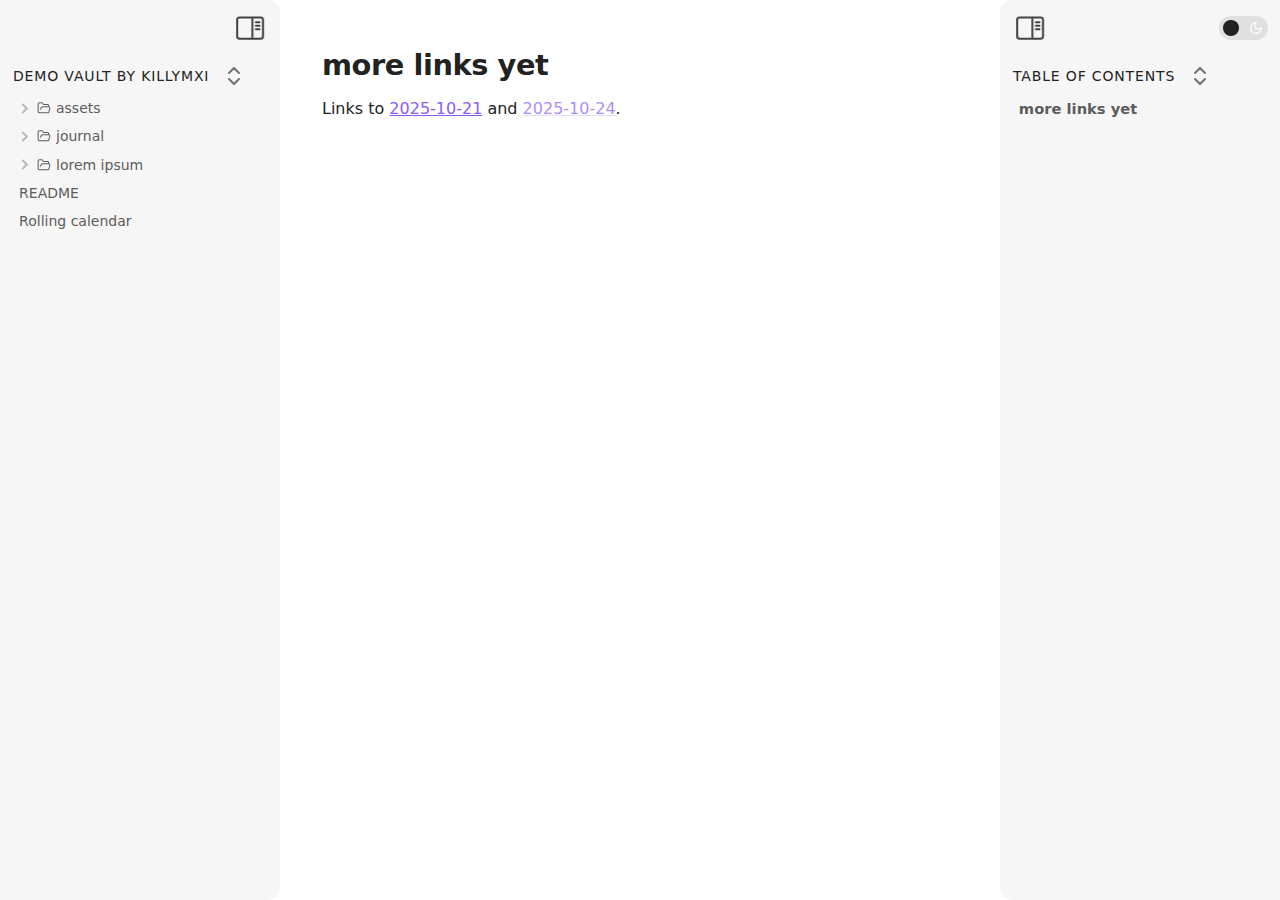
<file: lorem-ipsum/more-links-yet.html>
<!DOCTYPE html> <html lang="en"><head>
<title>more links yet</title>
<base href="..">
<meta name="pathname" content="lorem-ipsum/more-links-yet.html">
<meta name="description" content="Demo vault by KillyMXI - more links yet">
<meta property="og:title" content="more links yet">
<meta property="og:description" content="Demo vault by KillyMXI - more links yet">
<meta property="og:type" content="website">
<meta property="og:url" content="lorem-ipsum/more-links-yet.html">
<meta property="og:image" content="undefined">
<meta charset="UTF-8"><meta property="og:site_name" content="Demo vault by KillyMXI"><meta name="viewport" content="width=device-width, initial-scale=1.0, user-scalable=yes, minimum-scale=1.0, maximum-scale=5.0"><script async="" id="webpage-script" src="site-lib/scripts/webpage.js" onload="this.onload=null;this.setAttribute(&quot;loaded&quot;, &quot;true&quot;)"></script><link rel="icon" href="site-lib/media/favicon.png"><link rel="stylesheet" href="site-lib/styles/obsidian.css"><link rel="preload" href="site-lib/styles/other-plugins.css" as="style" onload="this.onload=null;this.rel='stylesheet'"><noscript><link rel="stylesheet" href="site-lib/styles/other-plugins.css"></noscript><link rel="preload" href="site-lib/styles/global-variable-styles.css" as="style" onload="this.onload=null;this.rel='stylesheet'"><noscript><link rel="stylesheet" href="site-lib/styles/global-variable-styles.css"></noscript><link rel="preload" href="site-lib/styles/main-styles.css" as="style" onload="this.onload=null;this.rel='stylesheet'"><noscript><link rel="stylesheet" href="site-lib/styles/main-styles.css"></noscript><style>body{--line-width:40em;--line-width-adaptive:40em;--file-line-width:40em;--sidebar-width:min(20em, 80vw);--collapse-arrow-size:11px;--tree-vertical-spacing:1.3em;--sidebar-margin:12px}:root{background-color:#202124}.sidebar{height:100%;font-size:14px;z-index:10;min-width:calc(var(--sidebar-width) + var(--divider-width-hover));max-width:calc(var(--sidebar-width) + var(--divider-width-hover));position:relative;overflow:hidden;overflow:clip;transition:min-width ease-in-out,max-width ease-in-out;transition-duration:.2s;contain:size}#left-sidebar{left:0}#right-sidebar{right:0}.sidebar.is-collapsed{min-width:0;max-width:0}.sidebar.floating{position:absolute}.sidebar .leaf-content{height:100%;min-width:calc(var(--sidebar-width) - var(--divider-width-hover));top:0;padding:var(--sidebar-margin);padding-top:4em;line-height:var(--line-height-tight);background-color:var(--background-secondary);transition:background-color,border-right,border-left,box-shadow;transition-duration:var(--color-fade-speed);transition-timing-function:ease-in-out;position:absolute;display:flex;flex-direction:column}.sidebar:not(.is-collapsed) .leaf-content{min-width:calc(max(100%,var(--sidebar-width)) - 3px);max-width:calc(max(100%,var(--sidebar-width)) - 3px)}#left-sidebar-content{left:0;border-top-right-radius:var(--radius-l);border-bottom-right-radius:var(--radius-l)}#right-sidebar-content{right:0;border-top-left-radius:var(--radius-l);border-bottom-left-radius:var(--radius-l)}.sidebar #left-sidebar-content,.sidebar #right-sidebar-content{contain:none!important;container-type:normal!important;animation:none!important}.sidebar:has(.leaf-content:empty):has(.topbar-content:empty){display:none}.sidebar-topbar{height:calc(2.3em + 2 * var(--sidebar-margin));width:var(--sidebar-width);padding:var(--sidebar-margin);z-index:1;position:fixed;display:flex;align-items:center;transition:width ease-in-out;transition-duration:inherit}.sidebar.is-collapsed .sidebar-topbar{width:calc(2.3em + var(--sidebar-margin) * 2)}.sidebar .sidebar-topbar.is-collapsed{width:0}#left-sidebar .sidebar-topbar{left:0;flex-direction:row;border-top-right-radius:var(--radius-l)}#right-sidebar .sidebar-topbar{right:0;flex-direction:row-reverse;border-top-left-radius:var(--radius-l)}#left-sidebar .topbar-content{margin-right:calc(2.3em + var(--sidebar-margin));flex-direction:row}#right-sidebar .topbar-content{margin-left:calc(2.3em + var(--sidebar-margin));flex-direction:row-reverse}.topbar-content{overflow:hidden visible;overflow:clip visible;width:100%;height:100%;display:flex;align-items:center;transition:inherit}.sidebar.is-collapsed .topbar-content{width:0;transition:inherit}.clickable-icon.sidebar-collapse-icon{background-color:transparent;color:var(--icon-color-focused);padding:2px!important;margin:0!important;height:100%!important;width:2.3em!important;margin-inline:0.14em!important;position:absolute}#left-sidebar .clickable-icon.sidebar-collapse-icon{transform:rotateY(180deg);right:var(--sidebar-margin)}#right-sidebar .clickable-icon.sidebar-collapse-icon{transform:rotateY(180deg);left:var(--sidebar-margin)}.clickable-icon.sidebar-collapse-icon svg.svg-icon{width:100%;height:100%}.feature-title{margin-left:1px;text-transform:uppercase;letter-spacing:.06em;margin-top:.75em;margin-bottom:.75em}.feature-header{display:flex;align-items:center;padding-top:0;font-size:1em;padding-left:0}body.floating-sidebars .sidebar{position:absolute}body{transition:background-color var(--color-fade-speed) ease-in-out}#navbar:not(:empty){display:flex;align-items:center;justify-content:space-between;padding:.5em 1em;width:100%}#main{display:flex;flex-direction:column;height:100%;width:100%;align-items:stretch;justify-content:center}#main-horizontal{display:flex;flex-direction:row;flex-grow:1;width:100%;align-items:stretch;justify-content:center}#center-content{flex-basis:100%;max-width:100%;width:100%;height:100%;display:flex;flex-direction:column;align-items:center;transition:opacity .2s ease-in-out;contain:inline-size}.hide{opacity:0!important;transition:opacity .2s ease-in-out;pointer-events:none}#center-content>.obsidian-document{padding-left:2em;padding-right:1em;margin-bottom:0;width:100%;width:-webkit-fill-available;width:-moz-available;width:fill-available;transition:background-color var(--color-fade-speed) ease-in-out;border-top-right-radius:var(--window-radius,var(--radius-m));border-top-left-radius:var(--window-radius,var(--radius-m));overflow-x:hidden!important;overflow-y:auto!important;display:flex!important;flex-direction:column!important;align-items:center!important;contain:inline-size}body #center-content>.obsidian-document>.markdown-preview-sizer{padding-bottom:80vh;width:100%;max-width:var(--line-width);flex-basis:var(--line-width);transition:background-color var(--color-fade-speed) ease-in-out;contain:inline-size}#center-content>.obsidian-document>div{width:100%!important;transition:background-color var(--color-fade-speed) ease-in-out;contain:inline-size}#center-content>.obsidian-document:not([data-type=markdown]).embed{display:flex;padding:1em;height:100%;width:100%;align-items:center;justify-content:center}#center-content>.obsidian-document:not([data-type=markdown]).embed>*{max-width:100%;max-height:100%;object-fit:contain}:not(h1,h2,h3,h4,h5,h6,li):has(> :is(.math,table)){overflow-x:auto!important}#center-content>.obsidian-document:not([data-type=markdown]){overflow-x:auto;contain:content;padding:0;margin:0;height:100%}.obsidian-document[data-type=attachment]{display:flex;flex-direction:column;align-items:center;justify-content:center;height:100%;width:100%}.obsidian-document[data-type=attachment]>*{outline:0;border:none;box-shadow:none}.obsidian-document[data-type=attachment] :is(img){max-width:90%;max-height:90%;object-fit:contain}.obsidian-document[data-type=attachment]>:is(audio){width:100%;max-width:min(90%,var(--line-width))}.obsidian-document[data-type=attachment]>:is(embed,iframe,video){width:100%;height:100%;max-width:100%;max-height:100%;object-fit:contain}.canvas-wrapper>:is(.header,.footer){z-index:100;position:absolute;display:flex;justify-content:center;flex-direction:column;width:100%;align-items:center}.scroll-highlight{position:absolute;width:100%;height:100%;pointer-events:none;z-index:1000;background-color:hsla(var(--color-accent-hsl),.25);opacity:0;padding:1em;inset:50%;translate:-50% -50%;border-radius:var(--radius-s)}</style><script defer="">async function loadIncludes(){let e=document.querySelectorAll("link[itemprop='include']");for(const t of e){let e=t.getAttribute("href");try{let o="";if(e.startsWith("https:")||e.startsWith("http:")||"file:"!=window.location.protocol){const n=await fetch(e);if(!n.ok){console.log("Could not include file: "+e),t?.remove();continue}o=await n.text()}else{const t=document.getElementById(btoa(encodeURI(e)));if(t){const e=JSON.parse(decodeURI(atob(t.getAttribute("value")??"")));o=e?.data??""}}let n=document.createRange().createContextualFragment(o);t.before(n),t.remove(),console.log("Included text: "+o),console.log("Included file: "+e)}catch(o){t?.remove(),console.log("Could not include file: "+e,o);continue}}}document.addEventListener("DOMContentLoaded",(()=>{loadIncludes()}));let isFileProtocol="file:"==location.protocol;function waitLoadScripts(e,t){let o=e.map((e=>document.getElementById(e+"-script")));!function e(n){let l=o[n],c=n+1;l?(l&&"true"!=l.getAttribute("loaded")||n<o.length&&e(c),n<o.length&&l.addEventListener("load",(()=>e(c)))):n<o.length?e(c):t()}(0)}</script></head><body class="publish css-settings-manager styled-scrollbars show-inline-title show-ribbon is-focused"><script defer="">let theme=localStorage.getItem("theme")||(window.matchMedia("(prefers-color-scheme: dark)").matches?"dark":"light");"dark"==theme?(document.body.classList.add("theme-dark"),document.body.classList.remove("theme-light")):(document.body.classList.add("theme-light"),document.body.classList.remove("theme-dark")),window.innerWidth<480?document.body.classList.add("is-phone"):window.innerWidth<768?document.body.classList.add("is-tablet"):window.innerWidth<1024?document.body.classList.add("is-small-screen"):document.body.classList.add("is-large-screen")</script><div id="main"><div id="navbar"></div><div id="main-horizontal"><div id="left-content" class="leaf" style="--sidebar-width: var(--sidebar-width-left);"><div id="left-sidebar" class="sidebar"><div class="sidebar-handle"></div><div class="sidebar-topbar"><div class="topbar-content"></div><div class="clickable-icon sidebar-collapse-icon"><svg xmlns="http://www.w3.org/2000/svg" width="100%" height="100%" viewBox="0 0 24 24" fill="none" stroke="currentColor" stroke-width="3" stroke-linecap="round" stroke-linejoin="round" class="svg-icon"><path d="M21 3H3C1.89543 3 1 3.89543 1 5V19C1 20.1046 1.89543 21 3 21H21C22.1046 21 23 20.1046 23 19V5C23 3.89543 22.1046 3 21 3Z"></path><path d="M10 4V20"></path><path d="M4 7H7"></path><path d="M4 10H7"></path><path d="M4 13H7"></path></svg></div></div><div class="sidebar-content-wrapper"><div id="left-sidebar-content" class="leaf-content"><link itemprop="include" href="site-lib/html/file-tree-content.html"></div></div><script defer="">let ls = document.querySelector("#left-sidebar"); ls.classList.toggle("is-collapsed", window.innerWidth < 768); ls.style.setProperty("--sidebar-width", localStorage.getItem("sidebar-left-width"));</script></div></div><div id="center-content" class="leaf"><div class="obsidian-document markdown-preview-view markdown-rendered node-insert-event is-readable-line-width allow-fold-headings allow-fold-lists show-indentation-guide show-properties" data-type="markdown"><style id="MJX-CHTML-styles"></style><div class="markdown-preview-sizer markdown-preview-section"><div class="header"><h1 class="page-title heading inline-title" id="more_links_yet_0">more links yet</h1><div class="data-bar"></div></div><div class="markdown-preview-pusher" style="width: 1px; height: 0.1px; margin-bottom: 0px;"></div><div class="el-p"><p dir="auto">Links to <a data-href="2025-10-21" href="journal/2025-10-21.html" class="internal-link" target="_self" rel="noopener nofollow">2025-10-21</a> and <a data-href="2025-10-24" href=".html" class="internal-link" target="_self" rel="noopener nofollow">2025-10-24</a>.</p></div><div class="footer"><div class="data-bar"></div></div></div></div></div><div id="right-content" class="leaf" style="--sidebar-width: var(--sidebar-width-right);"><div id="right-sidebar" class="sidebar"><div class="sidebar-handle"></div><div class="sidebar-topbar"><div class="topbar-content"><label class="theme-toggle-container" for="theme-toggle-input" id=""><input class="theme-toggle-input" type="checkbox" id="theme-toggle-input"><div class="toggle-background"></div></label></div><div class="clickable-icon sidebar-collapse-icon"><svg xmlns="http://www.w3.org/2000/svg" width="100%" height="100%" viewBox="0 0 24 24" fill="none" stroke="currentColor" stroke-width="3" stroke-linecap="round" stroke-linejoin="round" class="svg-icon"><path d="M21 3H3C1.89543 3 1 3.89543 1 5V19C1 20.1046 1.89543 21 3 21H21C22.1046 21 23 20.1046 23 19V5C23 3.89543 22.1046 3 21 3Z"></path><path d="M10 4V20"></path><path d="M4 7H7"></path><path d="M4 10H7"></path><path d="M4 13H7"></path></svg></div></div><div class="sidebar-content-wrapper"><div id="right-sidebar-content" class="leaf-content"><div id="outline" class=" tree-container"><div class="feature-header"><div class="feature-title">Table Of Contents</div><button class="clickable-icon nav-action-button tree-collapse-all" aria-label="Collapse All"><svg xmlns="http://www.w3.org/2000/svg" width="24" height="24" viewBox="0 0 24 24" fill="none" stroke="currentColor" stroke-width="2" stroke-linecap="round" stroke-linejoin="round"></svg></button></div><div class="tree-item" data-depth="1"><a class="tree-item-self is-clickable" href="lorem-ipsum/more-links-yet.html#more_links_yet_0" data-path="#more_links_yet_0"><div class="tree-item-inner heading-link" heading-name="more links yet">more links yet</div></a><div class="tree-item-children"></div></div></div></div></div><script defer="">let rs = document.querySelector("#right-sidebar"); rs.classList.toggle("is-collapsed", window.innerWidth < 768); rs.style.setProperty("--sidebar-width", localStorage.getItem("sidebar-right-width"));</script></div></div></div></div></body></html>
</file>
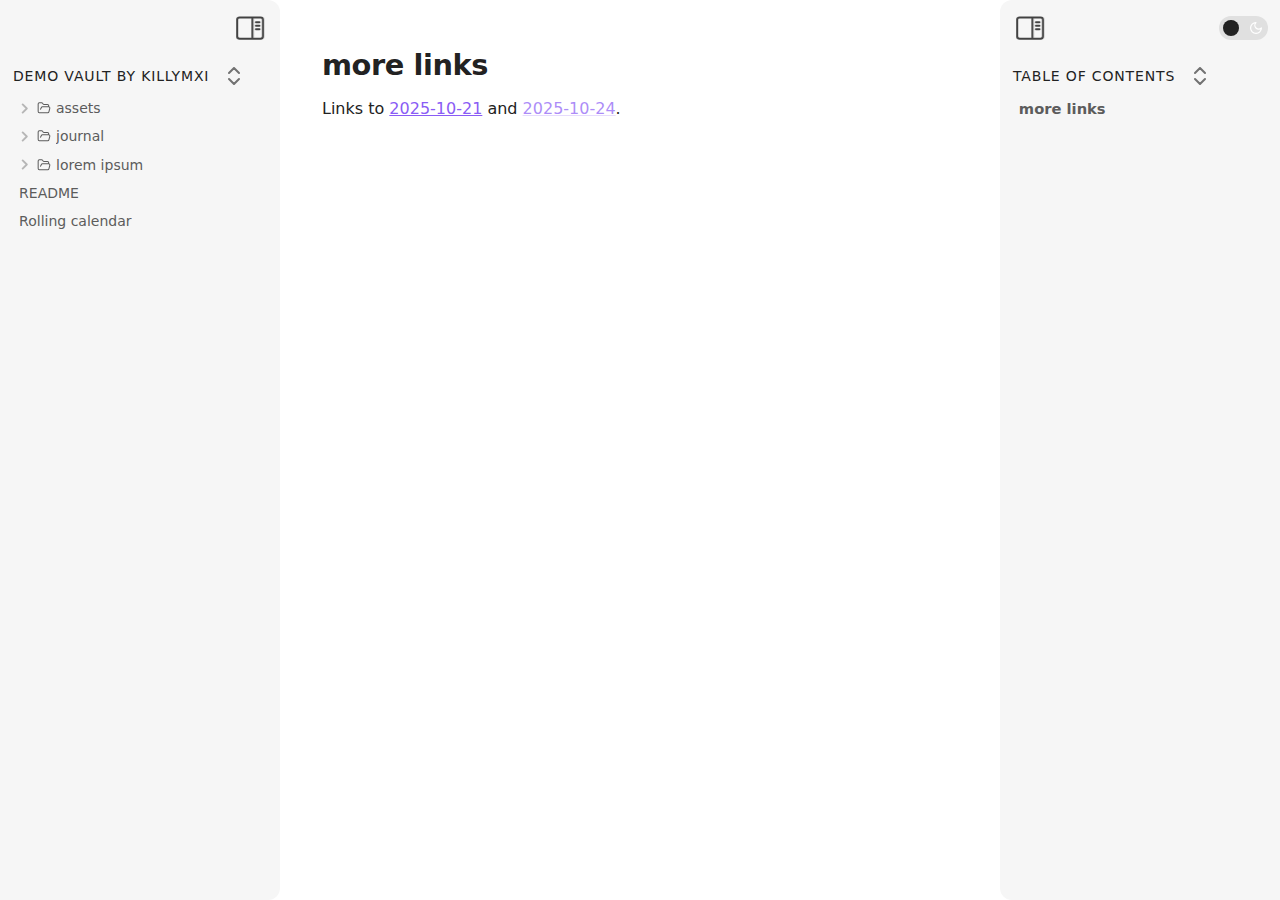
<file: lorem-ipsum/more-links.html>
<!DOCTYPE html> <html lang="en"><head>
<title>more links</title>
<base href="..">
<meta name="pathname" content="lorem-ipsum/more-links.html">
<meta name="description" content="Demo vault by KillyMXI - more links">
<meta property="og:title" content="more links">
<meta property="og:description" content="Demo vault by KillyMXI - more links">
<meta property="og:type" content="website">
<meta property="og:url" content="lorem-ipsum/more-links.html">
<meta property="og:image" content="undefined">
<meta charset="UTF-8"><meta property="og:site_name" content="Demo vault by KillyMXI"><meta name="viewport" content="width=device-width, initial-scale=1.0, user-scalable=yes, minimum-scale=1.0, maximum-scale=5.0"><script async="" id="webpage-script" src="site-lib/scripts/webpage.js" onload="this.onload=null;this.setAttribute(&quot;loaded&quot;, &quot;true&quot;)"></script><link rel="icon" href="site-lib/media/favicon.png"><link rel="stylesheet" href="site-lib/styles/obsidian.css"><link rel="preload" href="site-lib/styles/other-plugins.css" as="style" onload="this.onload=null;this.rel='stylesheet'"><noscript><link rel="stylesheet" href="site-lib/styles/other-plugins.css"></noscript><link rel="preload" href="site-lib/styles/global-variable-styles.css" as="style" onload="this.onload=null;this.rel='stylesheet'"><noscript><link rel="stylesheet" href="site-lib/styles/global-variable-styles.css"></noscript><link rel="preload" href="site-lib/styles/main-styles.css" as="style" onload="this.onload=null;this.rel='stylesheet'"><noscript><link rel="stylesheet" href="site-lib/styles/main-styles.css"></noscript><style>body{--line-width:40em;--line-width-adaptive:40em;--file-line-width:40em;--sidebar-width:min(20em, 80vw);--collapse-arrow-size:11px;--tree-vertical-spacing:1.3em;--sidebar-margin:12px}:root{background-color:#202124}.sidebar{height:100%;font-size:14px;z-index:10;min-width:calc(var(--sidebar-width) + var(--divider-width-hover));max-width:calc(var(--sidebar-width) + var(--divider-width-hover));position:relative;overflow:hidden;overflow:clip;transition:min-width ease-in-out,max-width ease-in-out;transition-duration:.2s;contain:size}#left-sidebar{left:0}#right-sidebar{right:0}.sidebar.is-collapsed{min-width:0;max-width:0}.sidebar.floating{position:absolute}.sidebar .leaf-content{height:100%;min-width:calc(var(--sidebar-width) - var(--divider-width-hover));top:0;padding:var(--sidebar-margin);padding-top:4em;line-height:var(--line-height-tight);background-color:var(--background-secondary);transition:background-color,border-right,border-left,box-shadow;transition-duration:var(--color-fade-speed);transition-timing-function:ease-in-out;position:absolute;display:flex;flex-direction:column}.sidebar:not(.is-collapsed) .leaf-content{min-width:calc(max(100%,var(--sidebar-width)) - 3px);max-width:calc(max(100%,var(--sidebar-width)) - 3px)}#left-sidebar-content{left:0;border-top-right-radius:var(--radius-l);border-bottom-right-radius:var(--radius-l)}#right-sidebar-content{right:0;border-top-left-radius:var(--radius-l);border-bottom-left-radius:var(--radius-l)}.sidebar #left-sidebar-content,.sidebar #right-sidebar-content{contain:none!important;container-type:normal!important;animation:none!important}.sidebar:has(.leaf-content:empty):has(.topbar-content:empty){display:none}.sidebar-topbar{height:calc(2.3em + 2 * var(--sidebar-margin));width:var(--sidebar-width);padding:var(--sidebar-margin);z-index:1;position:fixed;display:flex;align-items:center;transition:width ease-in-out;transition-duration:inherit}.sidebar.is-collapsed .sidebar-topbar{width:calc(2.3em + var(--sidebar-margin) * 2)}.sidebar .sidebar-topbar.is-collapsed{width:0}#left-sidebar .sidebar-topbar{left:0;flex-direction:row;border-top-right-radius:var(--radius-l)}#right-sidebar .sidebar-topbar{right:0;flex-direction:row-reverse;border-top-left-radius:var(--radius-l)}#left-sidebar .topbar-content{margin-right:calc(2.3em + var(--sidebar-margin));flex-direction:row}#right-sidebar .topbar-content{margin-left:calc(2.3em + var(--sidebar-margin));flex-direction:row-reverse}.topbar-content{overflow:hidden visible;overflow:clip visible;width:100%;height:100%;display:flex;align-items:center;transition:inherit}.sidebar.is-collapsed .topbar-content{width:0;transition:inherit}.clickable-icon.sidebar-collapse-icon{background-color:transparent;color:var(--icon-color-focused);padding:2px!important;margin:0!important;height:100%!important;width:2.3em!important;margin-inline:0.14em!important;position:absolute}#left-sidebar .clickable-icon.sidebar-collapse-icon{transform:rotateY(180deg);right:var(--sidebar-margin)}#right-sidebar .clickable-icon.sidebar-collapse-icon{transform:rotateY(180deg);left:var(--sidebar-margin)}.clickable-icon.sidebar-collapse-icon svg.svg-icon{width:100%;height:100%}.feature-title{margin-left:1px;text-transform:uppercase;letter-spacing:.06em;margin-top:.75em;margin-bottom:.75em}.feature-header{display:flex;align-items:center;padding-top:0;font-size:1em;padding-left:0}body.floating-sidebars .sidebar{position:absolute}body{transition:background-color var(--color-fade-speed) ease-in-out}#navbar:not(:empty){display:flex;align-items:center;justify-content:space-between;padding:.5em 1em;width:100%}#main{display:flex;flex-direction:column;height:100%;width:100%;align-items:stretch;justify-content:center}#main-horizontal{display:flex;flex-direction:row;flex-grow:1;width:100%;align-items:stretch;justify-content:center}#center-content{flex-basis:100%;max-width:100%;width:100%;height:100%;display:flex;flex-direction:column;align-items:center;transition:opacity .2s ease-in-out;contain:inline-size}.hide{opacity:0!important;transition:opacity .2s ease-in-out;pointer-events:none}#center-content>.obsidian-document{padding-left:2em;padding-right:1em;margin-bottom:0;width:100%;width:-webkit-fill-available;width:-moz-available;width:fill-available;transition:background-color var(--color-fade-speed) ease-in-out;border-top-right-radius:var(--window-radius,var(--radius-m));border-top-left-radius:var(--window-radius,var(--radius-m));overflow-x:hidden!important;overflow-y:auto!important;display:flex!important;flex-direction:column!important;align-items:center!important;contain:inline-size}body #center-content>.obsidian-document>.markdown-preview-sizer{padding-bottom:80vh;width:100%;max-width:var(--line-width);flex-basis:var(--line-width);transition:background-color var(--color-fade-speed) ease-in-out;contain:inline-size}#center-content>.obsidian-document>div{width:100%!important;transition:background-color var(--color-fade-speed) ease-in-out;contain:inline-size}#center-content>.obsidian-document:not([data-type=markdown]).embed{display:flex;padding:1em;height:100%;width:100%;align-items:center;justify-content:center}#center-content>.obsidian-document:not([data-type=markdown]).embed>*{max-width:100%;max-height:100%;object-fit:contain}:not(h1,h2,h3,h4,h5,h6,li):has(> :is(.math,table)){overflow-x:auto!important}#center-content>.obsidian-document:not([data-type=markdown]){overflow-x:auto;contain:content;padding:0;margin:0;height:100%}.obsidian-document[data-type=attachment]{display:flex;flex-direction:column;align-items:center;justify-content:center;height:100%;width:100%}.obsidian-document[data-type=attachment]>*{outline:0;border:none;box-shadow:none}.obsidian-document[data-type=attachment] :is(img){max-width:90%;max-height:90%;object-fit:contain}.obsidian-document[data-type=attachment]>:is(audio){width:100%;max-width:min(90%,var(--line-width))}.obsidian-document[data-type=attachment]>:is(embed,iframe,video){width:100%;height:100%;max-width:100%;max-height:100%;object-fit:contain}.canvas-wrapper>:is(.header,.footer){z-index:100;position:absolute;display:flex;justify-content:center;flex-direction:column;width:100%;align-items:center}.scroll-highlight{position:absolute;width:100%;height:100%;pointer-events:none;z-index:1000;background-color:hsla(var(--color-accent-hsl),.25);opacity:0;padding:1em;inset:50%;translate:-50% -50%;border-radius:var(--radius-s)}</style><script defer="">async function loadIncludes(){let e=document.querySelectorAll("link[itemprop='include']");for(const t of e){let e=t.getAttribute("href");try{let o="";if(e.startsWith("https:")||e.startsWith("http:")||"file:"!=window.location.protocol){const n=await fetch(e);if(!n.ok){console.log("Could not include file: "+e),t?.remove();continue}o=await n.text()}else{const t=document.getElementById(btoa(encodeURI(e)));if(t){const e=JSON.parse(decodeURI(atob(t.getAttribute("value")??"")));o=e?.data??""}}let n=document.createRange().createContextualFragment(o);t.before(n),t.remove(),console.log("Included text: "+o),console.log("Included file: "+e)}catch(o){t?.remove(),console.log("Could not include file: "+e,o);continue}}}document.addEventListener("DOMContentLoaded",(()=>{loadIncludes()}));let isFileProtocol="file:"==location.protocol;function waitLoadScripts(e,t){let o=e.map((e=>document.getElementById(e+"-script")));!function e(n){let l=o[n],c=n+1;l?(l&&"true"!=l.getAttribute("loaded")||n<o.length&&e(c),n<o.length&&l.addEventListener("load",(()=>e(c)))):n<o.length?e(c):t()}(0)}</script></head><body class="publish css-settings-manager styled-scrollbars show-inline-title show-ribbon is-focused"><script defer="">let theme=localStorage.getItem("theme")||(window.matchMedia("(prefers-color-scheme: dark)").matches?"dark":"light");"dark"==theme?(document.body.classList.add("theme-dark"),document.body.classList.remove("theme-light")):(document.body.classList.add("theme-light"),document.body.classList.remove("theme-dark")),window.innerWidth<480?document.body.classList.add("is-phone"):window.innerWidth<768?document.body.classList.add("is-tablet"):window.innerWidth<1024?document.body.classList.add("is-small-screen"):document.body.classList.add("is-large-screen")</script><div id="main"><div id="navbar"></div><div id="main-horizontal"><div id="left-content" class="leaf" style="--sidebar-width: var(--sidebar-width-left);"><div id="left-sidebar" class="sidebar"><div class="sidebar-handle"></div><div class="sidebar-topbar"><div class="topbar-content"></div><div class="clickable-icon sidebar-collapse-icon"><svg xmlns="http://www.w3.org/2000/svg" width="100%" height="100%" viewBox="0 0 24 24" fill="none" stroke="currentColor" stroke-width="3" stroke-linecap="round" stroke-linejoin="round" class="svg-icon"><path d="M21 3H3C1.89543 3 1 3.89543 1 5V19C1 20.1046 1.89543 21 3 21H21C22.1046 21 23 20.1046 23 19V5C23 3.89543 22.1046 3 21 3Z"></path><path d="M10 4V20"></path><path d="M4 7H7"></path><path d="M4 10H7"></path><path d="M4 13H7"></path></svg></div></div><div class="sidebar-content-wrapper"><div id="left-sidebar-content" class="leaf-content"><link itemprop="include" href="site-lib/html/file-tree-content.html"></div></div><script defer="">let ls = document.querySelector("#left-sidebar"); ls.classList.toggle("is-collapsed", window.innerWidth < 768); ls.style.setProperty("--sidebar-width", localStorage.getItem("sidebar-left-width"));</script></div></div><div id="center-content" class="leaf"><div class="obsidian-document markdown-preview-view markdown-rendered node-insert-event is-readable-line-width allow-fold-headings allow-fold-lists show-indentation-guide show-properties" data-type="markdown"><style id="MJX-CHTML-styles"></style><div class="markdown-preview-sizer markdown-preview-section"><div class="header"><h1 class="page-title heading inline-title" id="more_links_0">more links</h1><div class="data-bar"></div></div><div class="markdown-preview-pusher" style="width: 1px; height: 0.1px; margin-bottom: 0px;"></div><div class="el-p"><p dir="auto">Links to <a data-href="2025-10-21" href="journal/2025-10-21.html" class="internal-link" target="_self" rel="noopener nofollow">2025-10-21</a> and <a data-href="2025-10-24" href=".html" class="internal-link" target="_self" rel="noopener nofollow">2025-10-24</a>.</p></div><div class="footer"><div class="data-bar"></div></div></div></div></div><div id="right-content" class="leaf" style="--sidebar-width: var(--sidebar-width-right);"><div id="right-sidebar" class="sidebar"><div class="sidebar-handle"></div><div class="sidebar-topbar"><div class="topbar-content"><label class="theme-toggle-container" for="theme-toggle-input" id=""><input class="theme-toggle-input" type="checkbox" id="theme-toggle-input"><div class="toggle-background"></div></label></div><div class="clickable-icon sidebar-collapse-icon"><svg xmlns="http://www.w3.org/2000/svg" width="100%" height="100%" viewBox="0 0 24 24" fill="none" stroke="currentColor" stroke-width="3" stroke-linecap="round" stroke-linejoin="round" class="svg-icon"><path d="M21 3H3C1.89543 3 1 3.89543 1 5V19C1 20.1046 1.89543 21 3 21H21C22.1046 21 23 20.1046 23 19V5C23 3.89543 22.1046 3 21 3Z"></path><path d="M10 4V20"></path><path d="M4 7H7"></path><path d="M4 10H7"></path><path d="M4 13H7"></path></svg></div></div><div class="sidebar-content-wrapper"><div id="right-sidebar-content" class="leaf-content"><div id="outline" class=" tree-container"><div class="feature-header"><div class="feature-title">Table Of Contents</div><button class="clickable-icon nav-action-button tree-collapse-all" aria-label="Collapse All"><svg xmlns="http://www.w3.org/2000/svg" width="24" height="24" viewBox="0 0 24 24" fill="none" stroke="currentColor" stroke-width="2" stroke-linecap="round" stroke-linejoin="round"></svg></button></div><div class="tree-item" data-depth="1"><a class="tree-item-self is-clickable" href="lorem-ipsum/more-links.html#more_links_0" data-path="#more_links_0"><div class="tree-item-inner heading-link" heading-name="more links">more links</div></a><div class="tree-item-children"></div></div></div></div></div><script defer="">let rs = document.querySelector("#right-sidebar"); rs.classList.toggle("is-collapsed", window.innerWidth < 768); rs.style.setProperty("--sidebar-width", localStorage.getItem("sidebar-right-width"));</script></div></div></div></div></body></html>
</file>
<file: site-lib/styles/obsidian.css>
.dialog{--csstools-light-dark-toggle--4:var(--csstools-color-scheme--dark) white;--dialog-bg-color:var(--csstools-light-dark-toggle--4, #1c1b22);--csstools-light-dark-toggle--5:var(--csstools-color-scheme--dark) white;--dialog-border-color:var(--csstools-light-dark-toggle--5, #1c1b22);--csstools-light-dark-toggle--33:var(--csstools-color-scheme--dark) rgba(58, 57, 68, 0.2);--dialog-shadow:0 2px 14px 0 var(--csstools-light-dark-toggle--33, #15141a);--csstools-light-dark-toggle--6:var(--csstools-color-scheme--dark) #15141a;--text-primary-color:var(--csstools-light-dark-toggle--6, #fbfbfe);--csstools-light-dark-toggle--7:var(--csstools-color-scheme--dark) #5b5b66;--text-secondary-color:var(--csstools-light-dark-toggle--7, #cfcfd8);--hover-filter:brightness(0.9);--csstools-light-dark-toggle--8:var(--csstools-color-scheme--dark) #0060df;--link-fg-color:var(--csstools-light-dark-toggle--8, #0df);--csstools-light-dark-toggle--9:var(--csstools-color-scheme--dark) #0250bb;--link-hover-fg-color:var(--csstools-light-dark-toggle--9, #80ebff);--csstools-light-dark-toggle--10:var(--csstools-color-scheme--dark) #f0f0f4;--separator-color:var(--csstools-light-dark-toggle--10, #52525e);--textarea-border-color:#8f8f9d;--csstools-light-dark-toggle--11:var(--csstools-color-scheme--dark) white;--textarea-bg-color:var(--csstools-light-dark-toggle--11, #42414d);--textarea-fg-color:var(--text-secondary-color);--csstools-light-dark-toggle--12:var(--csstools-color-scheme--dark) #f0f0f4;--radio-bg-color:var(--csstools-light-dark-toggle--12, #2b2a33);--csstools-light-dark-toggle--13:var(--csstools-color-scheme--dark) #fbfbfe;--radio-checked-bg-color:var(--csstools-light-dark-toggle--13, #15141a);--radio-border-color:#8f8f9d;--csstools-light-dark-toggle--14:var(--csstools-color-scheme--dark) #0060df;--radio-checked-border-color:var(--csstools-light-dark-toggle--14, #0df);--csstools-light-dark-toggle--34:var(--csstools-color-scheme--dark) rgba(21, 20, 26, 0.07);--button-secondary-bg-color:var(--csstools-light-dark-toggle--34, rgba(251, 251, 254, 0.07));--button-secondary-fg-color:var(--text-primary-color);--button-secondary-border-color:var(--button-secondary-bg-color);--csstools-light-dark-toggle--35:var(--csstools-color-scheme--dark) rgba(21, 20, 26, 0.21);--button-secondary-active-bg-color:var(--csstools-light-dark-toggle--35, rgba(251, 251, 254, 0.21));--button-secondary-active-fg-color:var(--button-secondary-fg-color);--button-secondary-active-border-color:var(--button-secondary-bg-color);--csstools-light-dark-toggle--36:var(--csstools-color-scheme--dark) rgba(21, 20, 26, 0.14);--button-secondary-hover-bg-color:var(--csstools-light-dark-toggle--36, rgba(251, 251, 254, 0.14));--button-secondary-hover-fg-color:var(--button-secondary-fg-color);--button-secondary-hover-border-color:var(--button-secondary-hover-bg-color);--button-secondary-disabled-bg-color:var(--button-secondary-bg-color);--button-secondary-disabled-border-color:var(--button-secondary-border-color);--button-secondary-disabled-fg-color:var(--button-secondary-fg-color);--csstools-light-dark-toggle--15:var(--csstools-color-scheme--dark) #0060df;--button-primary-bg-color:var(--csstools-light-dark-toggle--15, #0df);--csstools-light-dark-toggle--16:var(--csstools-color-scheme--dark) #fbfbfe;--button-primary-fg-color:var(--csstools-light-dark-toggle--16, #15141a);--button-primary-border-color:var(--button-primary-bg-color);--csstools-light-dark-toggle--17:var(--csstools-color-scheme--dark) #054096;--button-primary-active-bg-color:var(--csstools-light-dark-toggle--17, #aaf2ff);--button-primary-active-fg-color:var(--button-primary-fg-color);--button-primary-active-border-color:var(--button-primary-active-bg-color);--csstools-light-dark-toggle--18:var(--csstools-color-scheme--dark) #0250bb;--button-primary-hover-bg-color:var(--csstools-light-dark-toggle--18, #80ebff);--button-primary-hover-fg-color:var(--button-primary-fg-color);--button-primary-hover-border-color:var(--button-primary-hover-bg-color);--button-primary-disabled-bg-color:var(--button-primary-bg-color);--button-primary-disabled-border-color:var(--button-primary-border-color);--button-primary-disabled-fg-color:var(--button-primary-fg-color);--button-disabled-opacity:0.4;--csstools-light-dark-toggle--19:var(--csstools-color-scheme--dark) white;--input-text-bg-color:var(--csstools-light-dark-toggle--19, #42414d);--input-text-fg-color:var(--text-primary-color);font-variant:normal;font-size:13px;font-weight:400;line-height:150%;border-radius:4px;padding:12px 16px;--csstools-light-dark-toggle--37:var(--csstools-color-scheme--dark) white;border:1px solid var(--dialog-border-color);--csstools-light-dark-toggle--38:var(--csstools-color-scheme--dark) white;background:var(--dialog-bg-color);--csstools-light-dark-toggle--39:var(--csstools-color-scheme--dark) #15141a;color:var(--text-primary-color);--csstools-light-dark-toggle--40:var(--csstools-color-scheme--dark) rgba(58, 57, 68, 0.2);box-shadow:var(--dialog-shadow)}@supports (color:light-dark(red,red)){.dialog{--dialog-bg-color:light-dark(white, #1c1b22);--dialog-border-color:light-dark(white, #1c1b22);--dialog-shadow:0 2px 14px 0 light-dark(rgba(58, 57, 68, 0.2), #15141a);--text-primary-color:light-dark(#15141a, #fbfbfe);--text-secondary-color:light-dark(#5b5b66, #cfcfd8);--link-fg-color:light-dark(#0060df, #0df);--link-hover-fg-color:light-dark(#0250bb, #80ebff);--separator-color:light-dark(#f0f0f4, #52525e);--textarea-bg-color:light-dark(white, #42414d);--radio-bg-color:light-dark(#f0f0f4, #2b2a33);--radio-checked-bg-color:light-dark(#fbfbfe, #15141a);--radio-checked-border-color:light-dark(#0060df, #0df);--button-secondary-bg-color:light-dark(
    rgba(21, 20, 26, 0.07),
    rgba(251, 251, 254, 0.07)
  );--button-secondary-active-bg-color:light-dark(
    rgba(21, 20, 26, 0.21),
    rgba(251, 251, 254, 0.21)
  );--button-secondary-hover-bg-color:light-dark(
    rgba(21, 20, 26, 0.14),
    rgba(251, 251, 254, 0.14)
  );--button-primary-bg-color:light-dark(#0060df, #0df);--button-primary-fg-color:light-dark(#fbfbfe, #15141a);--button-primary-active-bg-color:light-dark(#054096, #aaf2ff);--button-primary-hover-bg-color:light-dark(#0250bb, #80ebff);--input-text-bg-color:light-dark(white, #42414d)}}.dialog *{--csstools-light-dark-toggle--33:var(--csstools-color-scheme--dark) rgba(58, 57, 68, 0.2);--dialog-shadow:0 2px 14px 0 var(--csstools-light-dark-toggle--33, #15141a)}.dialog *{--csstools-light-dark-toggle--34:var(--csstools-color-scheme--dark) rgba(21, 20, 26, 0.07);--button-secondary-bg-color:var(--csstools-light-dark-toggle--34, rgba(251, 251, 254, 0.07))}.dialog *{--csstools-light-dark-toggle--35:var(--csstools-color-scheme--dark) rgba(21, 20, 26, 0.21);--button-secondary-active-bg-color:var(--csstools-light-dark-toggle--35, rgba(251, 251, 254, 0.21))}.dialog *{--csstools-light-dark-toggle--36:var(--csstools-color-scheme--dark) rgba(21, 20, 26, 0.14);--button-secondary-hover-bg-color:var(--csstools-light-dark-toggle--36, rgba(251, 251, 254, 0.14))}.dialog *{--csstools-light-dark-toggle--4:var(--csstools-color-scheme--dark) white;--dialog-bg-color:var(--csstools-light-dark-toggle--4, #1c1b22)}.dialog *{--csstools-light-dark-toggle--5:var(--csstools-color-scheme--dark) white;--dialog-border-color:var(--csstools-light-dark-toggle--5, #1c1b22)}.dialog *{--csstools-light-dark-toggle--6:var(--csstools-color-scheme--dark) #15141a;--text-primary-color:var(--csstools-light-dark-toggle--6, #fbfbfe)}.dialog *{--csstools-light-dark-toggle--7:var(--csstools-color-scheme--dark) #5b5b66;--text-secondary-color:var(--csstools-light-dark-toggle--7, #cfcfd8)}.dialog *{--csstools-light-dark-toggle--8:var(--csstools-color-scheme--dark) #0060df;--link-fg-color:var(--csstools-light-dark-toggle--8, #0df)}.dialog *{--csstools-light-dark-toggle--9:var(--csstools-color-scheme--dark) #0250bb;--link-hover-fg-color:var(--csstools-light-dark-toggle--9, #80ebff)}.dialog *{--csstools-light-dark-toggle--10:var(--csstools-color-scheme--dark) #f0f0f4;--separator-color:var(--csstools-light-dark-toggle--10, #52525e)}.dialog *{--csstools-light-dark-toggle--11:var(--csstools-color-scheme--dark) white;--textarea-bg-color:var(--csstools-light-dark-toggle--11, #42414d)}.dialog *{--csstools-light-dark-toggle--12:var(--csstools-color-scheme--dark) #f0f0f4;--radio-bg-color:var(--csstools-light-dark-toggle--12, #2b2a33)}.dialog *{--csstools-light-dark-toggle--13:var(--csstools-color-scheme--dark) #fbfbfe;--radio-checked-bg-color:var(--csstools-light-dark-toggle--13, #15141a)}.dialog *{--csstools-light-dark-toggle--14:var(--csstools-color-scheme--dark) #0060df;--radio-checked-border-color:var(--csstools-light-dark-toggle--14, #0df)}.dialog *{--csstools-light-dark-toggle--15:var(--csstools-color-scheme--dark) #0060df;--button-primary-bg-color:var(--csstools-light-dark-toggle--15, #0df)}.dialog *{--csstools-light-dark-toggle--16:var(--csstools-color-scheme--dark) #fbfbfe;--button-primary-fg-color:var(--csstools-light-dark-toggle--16, #15141a)}.dialog *{--csstools-light-dark-toggle--17:var(--csstools-color-scheme--dark) #054096;--button-primary-active-bg-color:var(--csstools-light-dark-toggle--17, #aaf2ff)}.dialog *{--csstools-light-dark-toggle--18:var(--csstools-color-scheme--dark) #0250bb;--button-primary-hover-bg-color:var(--csstools-light-dark-toggle--18, #80ebff)}.dialog *{--csstools-light-dark-toggle--19:var(--csstools-color-scheme--dark) white;--input-text-bg-color:var(--csstools-light-dark-toggle--19, #42414d)}@media (prefers-color-scheme:dark){.dialog{--hover-filter:brightness(1.4);--button-disabled-opacity:0.6}}@media screen and (forced-colors:active){.dialog{--dialog-bg-color:Canvas;--dialog-border-color:CanvasText;--dialog-shadow:none;--text-primary-color:CanvasText;--text-secondary-color:CanvasText;--hover-filter:none;--link-fg-color:LinkText;--link-hover-fg-color:LinkText;--separator-color:CanvasText;--textarea-border-color:ButtonBorder;--textarea-bg-color:Field;--textarea-fg-color:ButtonText;--radio-bg-color:ButtonFace;--radio-checked-bg-color:ButtonFace;--radio-border-color:ButtonText;--radio-checked-border-color:ButtonText;--button-secondary-bg-color:HighlightText;--button-secondary-fg-color:ButtonText;--button-secondary-border-color:ButtonText;--button-secondary-active-bg-color:HighlightText;--button-secondary-active-fg-color:SelectedItem;--button-secondary-active-border-color:ButtonText;--button-secondary-hover-bg-color:HighlightText;--button-secondary-hover-fg-color:SelectedItem;--button-secondary-hover-border-color:SelectedItem;--button-secondary-disabled-fg-color:GrayText;--button-secondary-disabled-border-color:GrayText;--button-primary-bg-color:ButtonText;--button-primary-fg-color:HighlightText;--button-primary-border-color:ButtonText;--button-primary-active-bg-color:SelectedItem;--button-primary-active-fg-color:HighlightText;--button-primary-active-border-color:ButtonText;--button-primary-hover-bg-color:SelectedItem;--button-primary-hover-fg-color:HighlightText;--button-primary-hover-border-color:SelectedItem;--button-primary-disabled-bg-color:GrayText;--button-primary-disabled-fg-color:ButtonFace;--button-primary-disabled-border-color:GrayText;--button-disabled-opacity:1;--input-text-bg-color:HighlightText;--input-text-fg-color:FieldText}}.dialog .mainContainer :focus-visible{--csstools-light-dark-toggle--28:var(--csstools-color-scheme--dark) #0060df;outline:var(--focus-ring-outline);outline-offset:2px}.dialog .mainContainer .title{display:flex;width:auto;flex-direction:column;justify-content:flex-end;align-items:flex-start;gap:12px}.dialog .mainContainer .title>span{font-size:13px;font-style:normal;font-weight:590;line-height:150%}.dialog .mainContainer .dialogSeparator{width:100%;height:0;margin-top:4px;margin-bottom:4px;border-top:1px solid var(--separator-color);border-bottom:none}.dialog .mainContainer .dialogButtonsGroup{display:flex;gap:12px;align-self:flex-end}.dialog .mainContainer .radio{display:flex;flex-direction:column;align-items:flex-start;gap:4px}.dialog .mainContainer .radio>.radioButton{display:flex;gap:8px;align-self:stretch;align-items:center}.dialog .mainContainer .radio>.radioButton input{appearance:none;box-sizing:border-box;width:16px;height:16px;border-radius:50%;background-color:var(--radio-bg-color);border:1px solid var(--radio-border-color)}.dialog .mainContainer .radio>.radioButton input:hover{filter:var(--hover-filter)}.dialog .mainContainer .radio>.radioButton input:checked{background-color:var(--radio-checked-bg-color);border:4px solid var(--radio-checked-border-color)}.dialog .mainContainer .radio>.radioLabel{display:flex;padding-left:24px;align-items:flex-start;gap:10px;align-self:stretch}.dialog .mainContainer .radio>.radioLabel>span{flex:1 0 0px;font-size:11px;color:var(--text-secondary-color)}.dialog .mainContainer button:not(.toggle-button):not(.closeButton):not(.clearInputButton){border-radius:4px;border:1px solid;font-variant:normal;font-weight:590;font-size:13px;padding:4px 16px;width:auto;height:32px}.dialog .mainContainer button:not(.toggle-button):not(.closeButton):not(.clearInputButton):hover{cursor:pointer;filter:var(--hover-filter)}.dialog .mainContainer button:not(.toggle-button):not(.closeButton):not(.clearInputButton)>span{color:inherit;font:inherit}.dialog .mainContainer button.secondaryButton:not(.toggle-button):not(.closeButton):not(.clearInputButton){color:var(--button-secondary-fg-color);background-color:var(--button-secondary-bg-color);border-color:var(--button-secondary-border-color)}.dialog .mainContainer button.secondaryButton:not(.toggle-button):not(.closeButton):not(.clearInputButton):hover{color:var(--button-secondary-hover-fg-color);background-color:var(--button-secondary-hover-bg-color);border-color:var(--button-secondary-hover-border-color)}.dialog .mainContainer button.secondaryButton:not(.toggle-button):not(.closeButton):not(.clearInputButton):active{color:var(--button-secondary-active-fg-color);background-color:var(--button-secondary-active-bg-color);border-color:var(--button-secondary-active-border-color)}.dialog .mainContainer button.secondaryButton:not(.toggle-button):not(.closeButton):not(.clearInputButton):disabled{background-color:var(--button-secondary-disabled-bg-color);border-color:var(--button-secondary-disabled-border-color);color:var(--button-secondary-disabled-fg-color);opacity:var(--button-disabled-opacity)}.dialog .mainContainer button.primaryButton:not(.toggle-button):not(.closeButton):not(.clearInputButton){color:var(--button-primary-fg-color);background-color:var(--button-primary-bg-color);border-color:var(--button-primary-border-color);opacity:1}.dialog .mainContainer button.primaryButton:not(.toggle-button):not(.closeButton):not(.clearInputButton):hover{color:var(--button-primary-hover-fg-color);background-color:var(--button-primary-hover-bg-color);border-color:var(--button-primary-hover-border-color)}.dialog .mainContainer button.primaryButton:not(.toggle-button):not(.closeButton):not(.clearInputButton):active{color:var(--button-primary-active-fg-color);background-color:var(--button-primary-active-bg-color);border-color:var(--button-primary-active-border-color)}.dialog .mainContainer button.primaryButton:not(.toggle-button):not(.closeButton):not(.clearInputButton):disabled{background-color:var(--button-primary-disabled-bg-color);border-color:var(--button-primary-disabled-border-color);color:var(--button-primary-disabled-fg-color);opacity:var(--button-disabled-opacity)}.dialog .mainContainer button:not(.toggle-button):not(.closeButton):not(.clearInputButton):disabled{pointer-events:none}.dialog .mainContainer a{color:var(--link-fg-color)}.dialog .mainContainer a:hover{color:var(--link-hover-fg-color)}.dialog .mainContainer textarea{font:inherit;padding:8px;resize:none;margin:0;box-sizing:border-box;border-radius:4px;border:1px solid var(--textarea-border-color);background:var(--textarea-bg-color);color:var(--textarea-fg-color)}.dialog .mainContainer textarea:focus{outline-offset:0px;border-color:transparent}.dialog .mainContainer textarea:disabled{pointer-events:none;opacity:.4}.dialog .mainContainer input[type=text]{background-color:var(--input-text-bg-color);color:var(--input-text-fg-color)}.dialog .mainContainer .toggler{display:flex;align-items:center;gap:8px;align-self:stretch}.dialog .mainContainer .toggler>.togglerLabel{user-select:none}:root{--xfa-unfocused-field-background:url("data:image/svg+xml;charset=UTF-8,<svg width='1px' height='1px' xmlns='http://www.w3.org/2000/svg'><rect width='100%' height='100%' style='fill:rgba(0, 54, 255, 0.13);'/></svg>");--xfa-focus-outline:auto}@media screen and (forced-colors:active){:root{--xfa-focus-outline:2px solid CanvasText}}:root{--csstools-color-scheme--dark: ;color-scheme:light dark;--viewer-container-height:0;--pdfViewer-padding-bottom:0;--page-margin:1px auto -8px;--page-border:9px solid transparent;--spreadHorizontalWrapped-margin-LR:-3.5px;--loading-icon-delay:400ms;--csstools-light-dark-toggle--23:var(--csstools-color-scheme--dark) #0060df;--focus-ring-color:var(--csstools-light-dark-toggle--23, #0df);--focus-ring-outline:2px solid var(--focus-ring-color)}@supports (color:light-dark(red,red)){:root{--focus-ring-color:light-dark(#0060df, #0df)}}:root *{--csstools-light-dark-toggle--23:var(--csstools-color-scheme--dark) #0060df;--focus-ring-color:var(--csstools-light-dark-toggle--23, #0df)}@media (prefers-color-scheme:dark){:root{--csstools-color-scheme--dark:initial}}@media screen and (forced-colors:active){:root{--pdfViewer-padding-bottom:9px;--page-margin:8px auto -1px;--page-border:1px solid CanvasText;--spreadHorizontalWrapped-margin-LR:3.5px;--focus-ring-color:CanvasText}}.hiddenCanvasElement,.hiddenCopyElement{position:absolute;top:0;left:0;width:0;height:0;display:none}body{--anim-duration-none:0;--anim-duration-superfast:70ms;--anim-duration-fast:140ms;--anim-duration-moderate:300ms;--anim-duration-slow:560ms;--anim-motion-smooth:cubic-bezier(0.45, 0.05, 0.55, 0.95);--anim-motion-delay:cubic-bezier(0.65, 0.05, 0.36, 1);--anim-motion-jumpy:cubic-bezier(0.68, -0.55, 0.27, 1.55);--anim-motion-swing:cubic-bezier(0, 0.55, 0.45, 1);--bases-header-border-width:0 0 1px 0;--bases-header-height:40px;--bases-header-padding-start:2px;--bases-header-padding-end:2px;--bases-toolbar-label-display:block;--bases-toolbar-badge-display:none;--bases-embed-border-width:0px;--bases-embed-border-color:var(--background-modifier-border);--bases-embed-border-radius:var(--radius-s);--bases-filter-menu-width:520px;--bases-table-container-border-width:1px;--bases-table-container-border-radius:var(--radius-s);--bases-table-header-weight:var(--font-weight);--bases-table-header-color:var(--text-muted);--bases-table-header-icon-display:flex;--bases-table-header-background:var(--background-primary);--bases-table-header-background-hover:var(--background-modifier-hover);--bases-table-header-sort-mask:linear-gradient(to left, transparent var(--size-4-6), black var(--size-4-6));--bases-table-border-color:var(--table-border-color);--bases-table-column-border-width:1px;--bases-table-row-border-width:1px;--bases-table-row-background-hover:var(--table-row-background-hover);--bases-table-row-height:30px;--bases-table-text-size:var(--font-smaller);--bases-table-column-max-width:300;--bases-table-column-min-width:40;--bases-table-cell-radius-active:2px;--bases-table-cell-shadow-active:0 0 0 2px var(--interactive-accent);--bases-table-cell-background-active:var(--background-primary);--bases-table-cell-background-disabled:var(--background-primary-alt);--bases-cards-container-background:transparent;--bases-cards-background:var(--background-primary);--bases-cards-cover-background:var(--background-primary-alt);--bases-cards-scale:1;--bases-cards-group-padding:var(--size-4-3);--bases-cards-line-height:24px;--bases-cards-border-width:1px;--bases-cards-shadow:0 0 0 1px var(--background-modifier-border);--bases-cards-shadow-hover:0 0 0 1px var(--background-modifier-border-hover);--bases-cards-text-size:var(--font-smaller);--blockquote-border-thickness:2px;--blockquote-border-color:var(--interactive-accent);--blockquote-font-style:normal;--blockquote-color:inherit;--blockquote-background-color:transparent;--bold-modifier:200;--bold-color:inherit;--bold-weight:calc(var(--font-weight) + var(--bold-modifier));--border-width:1px;--button-radius:var(--input-radius);--callout-border-width:0px;--callout-border-opacity:0.25;--callout-padding:var(--size-4-3) var(--size-4-3) var(--size-4-3) var(--size-4-6);--callout-radius:var(--radius-s);--callout-blend-mode:var(--highlight-mix-blend-mode);--callout-title-color:inherit;--callout-title-padding:0;--callout-title-size:inherit;--callout-title-weight:calc(var(--font-weight) + var(--bold-modifier));--callout-content-padding:0;--callout-content-background:transparent;--callout-bug:var(--color-red-rgb);--callout-default:var(--color-blue-rgb);--callout-error:var(--color-red-rgb);--callout-example:var(--color-purple-rgb);--callout-fail:var(--color-red-rgb);--callout-important:var(--color-cyan-rgb);--callout-info:var(--color-blue-rgb);--callout-question:var(--color-orange-rgb);--callout-success:var(--color-green-rgb);--callout-summary:var(--color-cyan-rgb);--callout-tip:var(--color-cyan-rgb);--callout-todo:var(--color-blue-rgb);--callout-warning:var(--color-orange-rgb);--callout-quote:158,158,158;--canvas-background:var(--background-primary);--canvas-card-label-color:var(--text-faint);--canvas-color-1:var(--color-red-rgb);--canvas-color-2:var(--color-orange-rgb);--canvas-color-3:var(--color-yellow-rgb);--canvas-color-4:var(--color-green-rgb);--canvas-color-5:var(--color-cyan-rgb);--canvas-color-6:var(--color-purple-rgb);--canvas-dot-pattern:var(--color-base-30);--caret-color:var(--text-normal);--checkbox-radius:var(--radius-s);--checkbox-size:var(--font-text-size);--checkbox-marker-color:var(--background-primary);--checkbox-color:var(--interactive-accent);--checkbox-color-hover:var(--interactive-accent-hover);--checkbox-border-color:var(--text-faint);--checkbox-border-color-hover:var(--text-muted);--checkbox-margin-inline-start:0.85em;--checklist-done-decoration:line-through;--checklist-done-color:var(--text-muted);--code-white-space:pre-wrap;--code-border-width:0px;--code-border-color:var(--background-modifier-border);--code-bracket-background:var(--background-modifier-hover);--code-radius:var(--radius-s);--code-size:var(--font-smaller);--code-background:var(--background-primary-alt);--code-normal:var(--text-normal);--code-comment:var(--text-faint);--code-function:var(--color-yellow);--code-important:var(--color-orange);--code-keyword:var(--color-pink);--code-operator:var(--color-red);--code-property:var(--color-cyan);--code-punctuation:var(--text-muted);--code-string:var(--color-green);--code-tag:var(--color-red);--code-value:var(--color-purple);--collapse-icon-color:var(--text-faint);--collapse-icon-color-collapsed:var(--text-accent);--cursor:default;--cursor-link:pointer;--dialog-width:560px;--dialog-max-width:80vw;--dialog-max-height:85vh;--divider-color:var(--background-modifier-border);--divider-color-hover:var(--interactive-accent);--divider-width:1px;--divider-width-hover:3px;--divider-vertical-height:calc(100% - var(--header-height));--drag-ghost-background:rgba(0, 0, 0, 0.85);--drag-ghost-text-color:#fff;--dropdown-background-blend-mode:hard-light;--dropdown-background-position:right 0.5em top 50%,0 0;--dropdown-background-size:1em auto,100%;--dropdown-padding:0 1.9em 0 0.8em;--embed-max-height:4000px;--embed-canvas-max-height:400px;--embed-background:inherit;--embed-border-start:2px solid var(--interactive-accent);--embed-border-end:none;--embed-border-top:none;--embed-border-bottom:none;--embed-padding:0 0 0 var(--size-4-6);--embed-font-style:inherit;--embed-block-shadow-hover:0 0 0 1px var(--background-modifier-border),inset 0 0 0 1px var(--background-modifier-border);--file-line-width:700px;--file-folding-offset:24px;--file-margins:var(--size-4-8);--file-header-font:var(--font-interface);--file-header-font-size:var(--font-ui-small);--file-header-font-weight:400;--file-header-border:var(--border-width) solid transparent;--file-header-justify:center;--font-smallest:0.8em;--font-smaller:0.875em;--font-small:0.933em;--flair-background:var(--interactive-normal);--flair-color:var(--text-normal);--font-ui-smaller:12px;--font-ui-small:13px;--font-ui-medium:15px;--font-ui-large:20px;--font-weight:var(--font-normal);--font-thin:100;--font-extralight:200;--font-light:300;--font-normal:400;--font-medium:500;--font-semibold:600;--font-bold:700;--font-extrabold:800;--font-black:900;--footnote-divider-color-active:var(--metadata-divider-color-focus);--footnote-divider-color:var(--metadata-divider-color);--footnote-divider-width:1px;--footnote-gap:var(--size-4-1);--footnote-id-color-no-occurrences:var(--text-faint);--footnote-id-color:var(--text-muted);--footnote-id-delimiter:".";--footnote-input-background-active:var(--metadata-input-background-active);--footnote-input-background:var(--metadata-input-background);--footnote-line-height:var(--line-height-normal);--footnote-padding-block:var(--size-2-3);--footnote-padding-inline:var(--size-2-3);--footnote-radius:var(--radius-s);--footnote-size:var(--font-smaller);--graph-controls-width:240px;--graph-text:var(--text-normal);--graph-line:var(--color-base-35, var(--background-modifier-border-focus));--graph-node:var(--text-muted);--graph-node-unresolved:var(--text-faint);--graph-node-focused:var(--text-accent);--graph-node-tag:var(--color-green);--graph-node-attachment:var(--color-yellow);--heading-formatting:var(--text-faint);--heading-spacing:calc(var(--p-spacing) * 2.5);--h1-color:inherit;--h2-color:inherit;--h3-color:inherit;--h4-color:inherit;--h5-color:inherit;--h6-color:inherit;--h1-font:inherit;--h2-font:inherit;--h3-font:inherit;--h4-font:inherit;--h5-font:inherit;--h6-font:inherit;--h1-line-height:1.2;--h2-line-height:1.2;--h3-line-height:1.3;--h4-line-height:1.4;--h5-line-height:var(--line-height-normal);--h6-line-height:var(--line-height-normal);--h1-size:1.802em;--h2-size:1.602em;--h3-size:1.424em;--h4-size:1.266em;--h5-size:1.125em;--h6-size:1em;--h1-style:normal;--h2-style:normal;--h3-style:normal;--h4-style:normal;--h5-style:normal;--h6-style:normal;--h1-variant:normal;--h2-variant:normal;--h3-variant:normal;--h4-variant:normal;--h5-variant:normal;--h6-variant:normal;--h1-weight:700;--h2-weight:600;--h3-weight:600;--h4-weight:600;--h5-weight:600;--h6-weight:600;--header-height:40px;--hr-color:var(--background-modifier-border);--hr-thickness:2px;--icon-size:var(--icon-m);--icon-stroke:var(--icon-m-stroke-width);--icon-xs:14px;--icon-s:16px;--icon-m:18px;--icon-l:18px;--icon-xl:32px;--icon-xs-stroke-width:2px;--icon-s-stroke-width:2px;--icon-m-stroke-width:1.75px;--icon-l-stroke-width:1.75px;--icon-xl-stroke-width:1.25px;--icon-color:var(--text-muted);--icon-color-hover:var(--text-muted);--icon-color-active:var(--text-accent);--icon-color-focused:var(--text-normal);--icon-opacity:0.85;--icon-opacity-hover:1;--icon-opacity-active:1;--clickable-icon-radius:var(--radius-s);--indent-size:4;--indent-unit:0.5625em;--indentation-guide-width:1px;--indentation-guide-width-active:1px;--indentation-guide-color:rgba(var(--mono-rgb-100), 0.12);--indentation-guide-color-active:rgba(var(--mono-rgb-100), 0.3);--indentation-guide-editing-indent:0.85em;--indentation-guide-reading-indent:-0.85em;--indentation-guide-source-indent:0.25em;--inline-title-color:var(--h1-color);--inline-title-font:var(--h1-font);--inline-title-line-height:var(--h1-line-height);--inline-title-size:var(--h1-size);--inline-title-style:var(--h1-style);--inline-title-variant:var(--h1-variant);--inline-title-weight:var(--h1-weight);--inline-title-margin-bottom:0.5em;--input-height:30px;--input-padding:var(--size-4-1) var(--size-4-2);--input-radius:5px;--input-font-weight:var(--font-normal);--input-border-width:1px;--input-border-width-focus:2px;--input-placeholder-color:var(--text-faint);--input-date-separator:var(--text-faint);--italic-color:inherit;--italic-weight:inherit;--layer-cover:5;--layer-sidedock:10;--layer-status-bar:15;--layer-popover:30;--layer-slides:45;--layer-modal:50;--layer-notice:60;--layer-menu:65;--layer-tooltip:70;--layer-dragged-item:80;--line-height-normal:1.5;--line-height-tight:1.3;--link-color:var(--text-accent);--link-color-hover:var(--text-accent-hover);--link-decoration:underline;--link-decoration-hover:underline;--link-decoration-thickness:auto;--link-weight:var(--font-weight);--link-external-color:var(--text-accent);--link-external-color-hover:var(--text-accent-hover);--link-external-decoration:underline;--link-external-decoration-hover:underline;--link-external-filter:none;--link-unresolved-color:var(--text-accent);--link-unresolved-opacity:0.7;--link-unresolved-filter:none;--link-unresolved-decoration-style:solid;--link-unresolved-decoration-color:hsla(var(--interactive-accent-hsl), 0.3);--list-indent:calc(var(--indent-unit) * var(--indent-size));--list-indent-editing:0.75em;--list-indent-source:0;--list-spacing:0.075em;--list-marker-color:var(--text-faint);--list-marker-color-hover:var(--text-muted);--list-marker-color-collapsed:var(--text-accent);--list-bullet-border:none;--list-bullet-radius:50%;--list-bullet-size:0.3em;--list-bullet-transform:none;--list-numbered-style:decimal;--list-bullet-end-padding:1.3rem;--nav-item-size:var(--font-ui-small);--nav-item-color:var(--text-muted);--nav-item-color-hover:var(--text-normal);--nav-item-color-active:var(--text-normal);--nav-item-color-selected:var(--text-normal);--nav-item-color-highlighted:var(--text-accent);--nav-item-background-hover:var(--background-modifier-hover);--nav-item-background-active:var(--background-modifier-hover);--nav-item-background-selected:hsla(var(--color-accent-hsl), 0.15);--nav-item-padding:var(--size-4-1) var(--size-4-2) var(--size-4-1) var(--size-4-6);--nav-item-parent-padding:var(--nav-item-padding);--nav-item-children-padding-start:var(--size-2-2);--nav-item-children-margin-start:var(--size-4-3);--nav-item-weight:inherit;--nav-item-weight-hover:inherit;--nav-item-weight-active:inherit;--nav-item-white-space:pre;--nav-indentation-guide-width:var(--indentation-guide-width);--nav-indentation-guide-color:var(--indentation-guide-color);--nav-collapse-icon-color:var(--collapse-icon-color);--nav-collapse-icon-color-collapsed:var(--text-faint);--nav-heading-color:var(--text-normal);--nav-heading-color-hover:var(--text-normal);--nav-heading-color-collapsed:var(--text-faint);--nav-heading-color-collapsed-hover:var(--text-muted);--nav-heading-weight:var(--font-medium);--nav-heading-weight-hover:var(--font-medium);--menu-padding:var(--size-2-3);--menu-shadow:var(--shadow-s);--menu-radius:var(--radius-m);--menu-background:var(--background-secondary);--menu-border-color:var(--background-modifier-border-hover);--menu-border-width:1px;--menu-backdrop-filter:none;--metadata-background:transparent;--metadata-display-reading:block;--metadata-display-editing:block;--metadata-max-width:none;--metadata-padding:var(--size-4-2) 0;--metadata-border-color:var(--background-modifier-border);--metadata-border-radius:0;--metadata-border-width:0;--metadata-divider-color:var(--background-modifier-border);--metadata-divider-color-hover:transparent;--metadata-divider-color-focus:transparent;--metadata-divider-width:0;--metadata-gap:3px;--metadata-property-padding:0;--metadata-property-radius:6px;--metadata-property-radius-hover:6px;--metadata-property-radius-focus:6px;--metadata-property-background:transparent;--metadata-property-background-hover:transparent;--metadata-property-background-active:var(--background-modifier-hover);--metadata-property-box-shadow-hover:0 0 0 1px var(--background-modifier-border-hover);--metadata-property-box-shadow-focus:0 0 0 2px var(--background-modifier-border-focus);--metadata-label-background:transparent;--metadata-label-background-hover:transparent;--metadata-label-background-active:var(--background-modifier-hover);--metadata-label-font:var(--font-interface);--metadata-label-font-size:var(--font-smaller);--metadata-label-font-weight:inherit;--metadata-label-text-color:var(--text-muted);--metadata-label-text-color-hover:var(--text-muted);--metadata-label-width:9em;--metadata-input-height:calc(var(--font-text-size) * 1.75);--metadata-input-text-color:var(--text-normal);--metadata-input-font:var(--font-interface);--metadata-input-font-size:var(--font-smaller);--metadata-input-background:transparent;--metadata-input-background-hover:transparent;--metadata-input-background-active:var(--background-modifier-hover);--metadata-input-longtext-lines:3;--metadata-sidebar-label-font-size:var(--font-ui-small);--metadata-sidebar-input-font-size:var(--font-ui-small);--modal-background:var(--background-primary);--modal-width:90vw;--modal-height:85vh;--modal-max-width:1100px;--modal-max-height:1000px;--modal-max-width-narrow:800px;--modal-border-width:var(--border-width);--modal-border-color:var(--color-base-40, var(--background-modifier-border-focus));--modal-radius:var(--radius-l);--modal-community-sidebar-width:280px;--pill-color:var(--text-muted);--pill-color-hover:var(--text-normal);--pill-color-remove:var(--text-faint);--pill-color-remove-hover:var(--text-accent);--pill-decoration:none;--pill-decoration-hover:none;--pill-background:transparent;--pill-background-hover:transparent;--pill-border-color:var(--background-modifier-border);--pill-border-color-hover:var(--background-modifier-border-hover);--pill-border-width:var(--border-width);--pill-padding-x:0.65em;--pill-padding-y:0.25em;--pill-radius:2em;--pill-weight:inherit;--p-spacing:1rem;--p-spacing-empty:0rem;--pdf-background:var(--background-primary);--pdf-page-background:var(--background-primary);--pdf-shadow:0 0 0 1px rgba(0, 0, 0, 0.05),0 2px 8px rgba(0, 0, 0, 0.1);--pdf-spread-shadow:0 0 0 1px rgba(0, 0, 0, 0.05);--pdf-sidebar-background:var(--background-primary);--pdf-thumbnail-shadow:0 0 0 1px rgba(0, 0, 0, 0.15),0 2px 8px rgba(0, 0, 0, 0.2);--popover-width:450px;--popover-height:400px;--popover-max-height:95vh;--popover-pdf-width:450px;--popover-pdf-height:400px;--popover-font-size:var(--font-text-size);--prompt-input-height:40px;--prompt-width:700px;--prompt-max-width:80vw;--prompt-max-height:70vh;--prompt-border-width:var(--border-width);--prompt-border-color:var(--color-base-40, var(--background-modifier-border-focus));--radius-s:4px;--radius-m:8px;--radius-l:12px;--radius-xl:16px;--ribbon-background:var(--background-secondary);--ribbon-background-collapsed:var(--background-primary);--ribbon-width:44px;--ribbon-padding:var(--size-4-2) var(--size-4-1) var(--size-4-3);--scrollbar-width:12px;--scrollbar-height:12px;--scrollbar-border-width:3px 3px 3px 2px;--scrollbar-radius:var(--radius-l);--scrollbar-active-thumb-bg:rgba(var(--mono-rgb-100), 0.2);--scrollbar-bg:rgba(var(--mono-rgb-100), 0.05);--scrollbar-thumb-bg:rgba(var(--mono-rgb-100), 0.1);--search-clear-button-color:var(--text-muted);--search-clear-button-size:13px;--search-icon-color:var(--text-muted);--search-icon-size:18px;--search-result-background:var(--background-primary);--size-2-1:2px;--size-2-2:4px;--size-2-3:6px;--size-4-1:4px;--size-4-2:8px;--size-4-3:12px;--size-4-4:16px;--size-4-5:20px;--size-4-6:24px;--size-4-8:32px;--size-4-9:36px;--size-4-10:40px;--size-4-12:48px;--size-4-16:64px;--size-4-18:72px;--sidebar-markdown-font-size:calc(var(--font-text-size) * 0.9);--sidebar-tab-text-display:none;--slider-thumb-border-width:1px;--slider-thumb-border-color:var(--background-modifier-border-hover);--slider-thumb-height:18px;--slider-thumb-width:18px;--slider-thumb-y:-6px;--slider-thumb-radius:50%;--slider-s-thumb-size:15px;--slider-s-thumb-position:-5px;--slider-track-background:var(--background-modifier-border);--slider-track-height:3px;--status-bar-background:var(--background-secondary);--status-bar-border-color:var(--divider-color);--status-bar-border-width:1px 0 0 1px;--status-bar-font-size:var(--font-ui-smaller);--status-bar-text-color:var(--text-muted);--status-bar-position:fixed;--status-bar-radius:var(--radius-m) 0 0 0;--sync-avatar-color-current-user:transparent;--sync-avatar-color-1:var(--color-red);--sync-avatar-color-2:var(--color-orange);--sync-avatar-color-3:var(--color-yellow);--sync-avatar-color-4:var(--color-green);--sync-avatar-color-5:var(--color-cyan);--sync-avatar-color-6:var(--color-blue);--sync-avatar-color-7:var(--color-purple);--sync-avatar-color-8:var(--color-pink);--swatch-radius:14px;--swatch-height:22px;--swatch-width:22px;--swatch-shadow:inset 0 0 0 1px rgba(var(--mono-rgb-100), 0.15);--tab-background-active:var(--background-primary);--tab-text-color:var(--text-faint);--tab-text-color-active:var(--text-muted);--tab-text-color-focused:var(--text-muted);--tab-text-color-focused-active:var(--text-muted);--tab-text-color-focused-highlighted:var(--text-accent);--tab-text-color-focused-active-current:var(--text-normal);--tab-font-size:var(--font-ui-small);--tab-font-weight:inherit;--tab-container-background:var(--background-secondary);--tab-divider-color:var(--background-modifier-border-hover);--tab-outline-color:var(--divider-color);--tab-outline-width:1px;--tab-curve:6px;--tab-radius:var(--radius-s);--tab-radius-active:6px 6px 0 0;--tab-width:200px;--tab-max-width:320px;--tab-switcher-menubar-background:var(--mobile-sidebar-background);--tab-switcher-background:var(--background-secondary);--tab-switcher-preview-radius:var(--radius-xl);--tab-switcher-preview-background-shadow:0 4px 30px 2px rgba(0, 0, 0, 0.2);--tab-switcher-preview-shadow:0 0 0 1px rgba(var(--mono-rgb-100), 0.05);--tab-switcher-preview-shadow-active:0 0 0 2px var(--color-accent);--tab-stacked-pane-width:700px;--tab-stacked-header-width:var(--header-height);--tab-stacked-font-size:var(--font-ui-small);--tab-stacked-font-weight:400;--tab-stacked-text-align:start;--tab-stacked-text-transform:rotate(0deg);--tab-stacked-text-writing-mode:vertical-lr;--tab-stacked-shadow:-8px 0 8px 0 rgba(0, 0, 0, 0.05);--table-background:transparent;--table-border-width:1px;--table-border-color:var(--background-modifier-border);--table-white-space:break-spaces;--table-header-background:var(--table-background);--table-header-background-hover:inherit;--table-header-border-width:var(--table-border-width);--table-header-border-color:var(--table-border-color);--table-header-font:inherit;--table-header-size:var(--table-text-size);--table-header-weight:calc(var(--font-weight) + var(--bold-modifier));--table-header-color:var(--text-normal);--table-line-height:var(--line-height-tight);--table-text-size:var(--font-text-size);--table-text-color:inherit;--table-column-min-width:6ch;--table-column-max-width:none;--table-column-alt-background:var(--table-background);--table-column-first-border-width:var(--table-border-width);--table-column-last-border-width:var(--table-border-width);--table-row-background-hover:var(--table-background);--table-row-alt-background:var(--table-background);--table-row-alt-background-hover:var(--table-background);--table-row-last-border-width:var(--table-border-width);--table-selection:hsla(var(--color-accent-hsl), 0.1);--table-selection-blend-mode:var(--highlight-mix-blend-mode);--table-selection-border-color:var(--interactive-accent);--table-selection-border-width:2px;--table-selection-border-radius:4px;--table-cell-vertical-alignment:top;--table-drag-handle-background:transparent;--table-drag-handle-background-active:var(--table-selection-border-color);--table-drag-handle-color:var(--text-faint);--table-drag-handle-color-active:var(--text-on-accent);--table-drop-indicator-half-width:2px;--table-add-button-background:transparent;--table-add-button-border-width:var(--table-border-width);--table-add-button-border-color:var(--background-modifier-border);--tag-size:var(--font-smaller);--tag-color:var(--text-accent);--tag-color-hover:var(--text-accent);--tag-decoration:none;--tag-decoration-hover:none;--tag-background:hsla(var(--interactive-accent-hsl), 0.1);--tag-background-hover:hsla(var(--interactive-accent-hsl), 0.2);--tag-border-color:hsla(var(--interactive-accent-hsl), 0.15);--tag-border-color-hover:hsla(var(--interactive-accent-hsl), 0.15);--tag-border-width:0px;--tag-padding-x:0.65em;--tag-padding-y:0.25em;--tag-radius:2em;--tag-weight:inherit;--titlebar-background:var(--background-secondary);--titlebar-background-focused:var(--background-secondary-alt);--titlebar-border-width:0px;--titlebar-border-color:var(--background-modifier-border);--titlebar-text-color:var(--text-muted);--titlebar-text-color-focused:var(--text-normal);--titlebar-text-weight:var(--font-bold);--toggle-border-width:2px;--toggle-width:40px;--toggle-radius:18px;--toggle-thumb-color:white;--toggle-thumb-radius:18px;--toggle-thumb-height:18px;--toggle-thumb-width:18px;--toggle-s-border-width:2px;--toggle-s-width:34px;--toggle-s-thumb-height:15px;--toggle-s-thumb-width:15px;--vault-profile-display:flex;--vault-profile-actions-display:flex;--vault-profile-font-size:var(--font-ui-small);--vault-profile-font-weight:var(--font-medium);--vault-profile-color:var(--text-normal);--vault-profile-color-hover:var(--vault-profile-color);--workspace-background-translucent:rgba(var(--mono-rgb-0), 0.6);--accent-h:258;--accent-s:88%;--accent-l:66%;--background-primary:var(--color-base-00);--background-primary-alt:var(--color-base-10);--background-secondary:var(--color-base-20);--background-modifier-hover:rgba(var(--mono-rgb-100), 0.067);--background-modifier-active-hover:hsla(var(--interactive-accent-hsl), 0.1);--background-modifier-border:var(--color-base-30);--background-modifier-border-hover:var(--color-base-35);--background-modifier-border-focus:var(--color-base-40);--background-modifier-error-rgb:var(--color-red-rgb);--background-modifier-error:var(--color-red);--background-modifier-error-hover:var(--color-red);--background-modifier-success-rgb:var(--color-green-rgb);--background-modifier-success:var(--color-green);--background-modifier-message:rgba(0, 0, 0, 0.9);--background-modifier-form-field:var(--color-base-00);--background-modifier-form-field-hover:var(--background-modifier-form-field);--text-normal:var(--color-base-100);--text-muted:var(--color-base-70);--text-faint:var(--color-base-50);--text-on-accent:white;--text-on-accent-inverted:black;--text-error:var(--color-red);--text-warning:var(--color-orange);--text-success:var(--color-green);--text-selection:hsla(var(--color-accent-hsl), 0.2);--text-highlight-bg-rgb:255,208,0;--text-highlight-bg:rgba(var(--text-highlight-bg-rgb), 0.4);--text-accent:var(--color-accent);--text-accent-hover:var(--color-accent-2);--interactive-normal:var(--color-base-00);--interactive-hover:var(--color-base-10);--interactive-accent-hsl:var(--color-accent-hsl);--interactive-accent:var(--color-accent-1);--interactive-accent-hover:var(--color-accent-2)}.theme-dark,.theme-light{--dropdown-background:var(--interactive-normal);--dropdown-background-hover:var(--interactive-hover)}.theme-light{color-scheme:light;--highlight-mix-blend-mode:darken;--mono-rgb-0:255,255,255;--mono-rgb-100:0,0,0;--color-red-rgb:233,49,71;--color-red:#e93147;--color-orange-rgb:236,117,0;--color-orange:#ec7500;--color-yellow-rgb:224,172,0;--color-yellow:#e0ac00;--color-green-rgb:8,185,78;--color-green:#08b94e;--color-cyan-rgb:0,191,188;--color-cyan:#00bfbc;--color-blue-rgb:8,109,221;--color-blue:#086ddd;--color-purple-rgb:120,82,238;--color-purple:#7852ee;--color-pink-rgb:213,57,132;--color-pink:#d53984;--color-base-00:#ffffff;--color-base-05:#fcfcfc;--color-base-10:#fafafa;--color-base-20:#f6f6f6;--color-base-25:#e3e3e3;--color-base-30:#e0e0e0;--color-base-35:#d4d4d4;--color-base-40:#bdbdbd;--color-base-50:#ababab;--color-base-60:#707070;--color-base-70:#5c5c5c;--color-base-100:#222222;--color-accent-hsl:var(--accent-h),var(--accent-s),var(--accent-l);--color-accent:hsl(var(--accent-h), var(--accent-s), var(--accent-l));--color-accent-1:hsl(calc(var(--accent-h) - 1), calc(var(--accent-s) * 1.01), calc(var(--accent-l) * 1.075));--color-accent-2:hsl(calc(var(--accent-h) - 3), calc(var(--accent-s) * 1.02), calc(var(--accent-l) * 1.15));--background-secondary-alt:var(--color-base-05);--background-modifier-box-shadow:rgba(0, 0, 0, 0.1);--background-modifier-cover:rgba(220, 220, 220, 0.4);--input-shadow:inset 0 0 0 1px rgba(0, 0, 0, 0.12),0 2px 3px 0 rgba(0, 0, 0, 0.05),0 1px 1.5px 0 rgba(0, 0, 0, 0.03),0 1px 2px 0 rgba(0, 0, 0, 0.04),0 0 0 0 transparent;--input-shadow-hover:inset 0 0 0 1px rgba(0, 0, 0, 0.17),0 2px 3px 0 rgba(0, 0, 0, 0.1),0 1px 1.5px 0 rgba(0, 0, 0, 0.03),0 1px 2px 0 rgba(0, 0, 0, 0.04),0 0 0 0 transparent;--shadow-s:0px 1px 2px rgba(0, 0, 0, 0.028),0px 3.4px 6.7px rgba(0, 0, 0, 0.042),0px 15px 30px rgba(0, 0, 0, 0.07);--shadow-l:0px 1.8px 7.3px rgba(0, 0, 0, 0.071),0px 6.3px 24.7px rgba(0, 0, 0, 0.112),0px 15px 30px rgba(0, 0, 0, 0.1)}.theme-dark{color-scheme:dark;--highlight-mix-blend-mode:lighten;--mono-rgb-0:0,0,0;--mono-rgb-100:255,255,255;--color-red-rgb:251,70,76;--color-red:#fb464c;--color-orange-rgb:233,151,63;--color-orange:#e9973f;--color-yellow-rgb:224,222,113;--color-yellow:#e0de71;--color-green-rgb:68,207,110;--color-green:#44cf6e;--color-cyan-rgb:83,223,221;--color-cyan:#53dfdd;--color-blue-rgb:2,122,255;--color-blue:#027aff;--color-purple-rgb:168,130,255;--color-purple:#a882ff;--color-pink-rgb:250,153,205;--color-pink:#fa99cd;--color-base-00:#1e1e1e;--color-base-05:#212121;--color-base-10:#242424;--color-base-20:#262626;--color-base-25:#2a2a2a;--color-base-30:#363636;--color-base-35:#3f3f3f;--color-base-40:#555555;--color-base-50:#666666;--color-base-60:#999999;--color-base-70:#b3b3b3;--color-base-100:#dadada;--color-accent-hsl:var(--accent-h),var(--accent-s),var(--accent-l);--color-accent:hsl(var(--accent-h), var(--accent-s), var(--accent-l));--color-accent-1:hsl(calc(var(--accent-h) - 3), calc(var(--accent-s) * 1.02), calc(var(--accent-l) * 1.15));--color-accent-2:hsl(calc(var(--accent-h) - 5), calc(var(--accent-s) * 1.05), calc(var(--accent-l) * 1.29));--background-modifier-form-field:var(--color-base-25);--background-secondary-alt:var(--color-base-30);--interactive-normal:var(--color-base-30);--interactive-hover:var(--color-base-35);--text-accent:var(--color-accent-1);--interactive-accent:var(--color-accent);--interactive-accent-hover:var(--color-accent-1);--background-modifier-box-shadow:rgba(0, 0, 0, 0.3);--background-modifier-cover:rgba(10, 10, 10, 0.4);--text-selection:hsla(var(--interactive-accent-hsl), 0.33);--input-shadow:inset 0 0.5px 0.5px 0.5px rgba(255, 255, 255, 0.09),0 2px 4px 0 rgba(0, 0, 0, 0.15),0 1px 1.5px 0 rgba(0, 0, 0, 0.1),0 1px 2px 0 rgba(0, 0, 0, 0.2),0 0 0 0 transparent;--input-shadow-hover:inset 0 0.5px 1px 0.5px rgba(255, 255, 255, 0.16),0 2px 3px 0 rgba(0, 0, 0, 0.3),0 1px 1.5px 0 rgba(0, 0, 0, 0.2),0 1px 2px 0 rgba(0, 0, 0, 0.4),0 0 0 0 transparent;--shadow-s:0px 1px 2px rgba(0, 0, 0, 0.121),0px 3.4px 6.7px rgba(0, 0, 0, 0.179),0px 15px 30px rgba(0, 0, 0, 0.3);--shadow-l:0px 1.8px 7.3px rgba(0, 0, 0, 0.071),0px 6.3px 24.7px rgba(0, 0, 0, 0.112),0px 30px 90px rgba(0, 0, 0, 0.2);--pdf-shadow:0 0 0 1px var(--background-modifier-border);--pdf-thumbnail-shadow:0 0 0 1px var(--background-modifier-border)}iframe{color-scheme:normal}@media print{.theme-dark{--highlight-mix-blend-mode:darken}}@font-face{font-family:"Avenir Next";font-weight:400;font-style:normal;font-display:swap;src:url("../../site-lib/fonts/94f2f163d4b698242fef.otf")}@font-face{font-family:Inter;font-style:normal;font-weight:200;font-display:swap;src:url("../../site-lib/fonts/72505e6a122c6acd5471.woff2") format("woff2")}@font-face{font-family:Inter;font-style:normal;font-weight:300;font-display:swap;src:url("../../site-lib/fonts/2d5198822ab091ce4305.woff2") format("woff2")}@font-face{font-family:Inter;font-weight:400;font-style:normal;font-display:swap;src:url("../../site-lib/fonts/c8ba52b05a9ef10f4758.woff2")}@font-face{font-family:Inter;font-weight:400;font-style:italic;font-display:swap;src:url("../../site-lib/fonts/cb10ffd7684cd9836a05.woff2")}@font-face{font-family:Inter;font-weight:500;font-style:normal;font-display:swap;src:url("../../site-lib/fonts/293fd13dbca5a3e450ef.woff2")}@font-face{font-family:Inter;font-weight:500;font-style:italic;font-display:swap;src:url("../../site-lib/fonts/085cb93e613ba3d40d2b.woff2")}@font-face{font-family:Inter;font-weight:600;font-style:normal;font-display:swap;src:url("../../site-lib/fonts/b5f0f109bc88052d4000.woff2")}@font-face{font-family:Inter;font-weight:800;font-style:normal;font-display:swap;src:url("../../site-lib/fonts/cbe0ae49c52c920fd563.woff2")}@font-face{font-family:Inter;font-weight:800;font-style:italic;font-display:swap;src:url("../../site-lib/fonts/535a6cf662596b3bd6a6.woff2")}@font-face{font-family:"Source Code Pro";font-weight:400;font-style:normal;font-display:swap;src:url("../../site-lib/fonts/70cc7ff27245e82ad414.ttf")}@font-face{font-family:"Source Code Pro";font-weight:400;font-style:italic;font-display:swap;src:url("../../site-lib/fonts/454577c22304619db035.ttf")}@font-face{font-family:"Source Code Pro";font-weight:700;font-style:normal;font-display:swap;src:url("../../site-lib/fonts/52ac8f3034507f1d9e53.ttf")}@font-face{font-family:"Source Code Pro";font-weight:700;font-style:italic;font-display:swap;src:url("../../site-lib/fonts/05b618077343fbbd92b7.ttf")}@font-face{font-family:"Flow Circular";font-display:swap;src:url("../../site-lib/fonts/4bb6ac751d1c5478ff3a.woff2")}@font-face{font-family:"??";unicode-range:U+0}body{--font-default:ui-sans-serif,-apple-system,BlinkMacSystemFont,system-ui,"Segoe UI",Roboto,"Inter","Apple Color Emoji","Segoe UI Emoji","Segoe UI Symbol",sans-serif;--font-monospace-default:ui-monospace,SFMono-Regular,"Cascadia Mono","Roboto Mono","DejaVu Sans Mono","Liberation Mono",Menlo,Monaco,"Consolas","Source Code Pro",monospace;--font-interface-override:'??';--font-interface-theme:'??';--font-interface:var(--font-interface-override),var(--font-interface-theme),var(--default-font, '??'),var(--font-default);--font-text-override:'??';--font-text-theme:'??';--font-text:var(--font-text-override),var(--font-text-theme),var(--font-default);--font-print-override:'??';--font-print:var(--font-print-override),var(--font-text-override),var(--font-text-theme),'Arial';--font-monospace-override:'??';--font-monospace-theme:'??';--font-monospace:var(--font-monospace-override),var(--font-monospace-theme),var(--font-monospace-default);--font-text-size:16px;--font-mermaid:var(--font-text)}@media print{body,html{padding-top:0!important;overflow:auto!important;height:auto!important;contain:initial!important}.markdown-embed-link,.popover,iframe{display:none!important}body>:not(.print){display:none!important}.print .markdown-preview-view{print-color-adjust:exact;color:initial;height:unset!important}.print .markdown-preview-view mark{color:initial}.print .markdown-preview-view .metadata-container{display:none}.print .markdown-preview-view .markdown-embed-content{max-height:none;overflow:visible}.print .markdown-preview-view .callout-content{display:inherit!important}.print .external-link{background:0 0;padding-right:0}*{text-shadow:none!important}webview{display:none}::-webkit-scrollbar{display:none}body{--font-text:var(--font-print)!important}}*{box-sizing:border-box}body,html{margin:0;padding:0;height:100%;width:100%;overscroll-behavior:none}body{text-rendering:optimizelegibility;font-family:var(--font-interface);line-height:var(--line-height-tight);font-size:var(--font-ui-medium);background-color:var(--background-primary);color:var(--text-normal);-webkit-tap-highlight-color:rgba(255,255,255,0);overflow:clip;contain:strict}@keyframes node-inserted{0%{outline-color:#fff}100%{outline-color:#000}}.is-flashing{transition:color .25s,background-color .25s;color:var(--text-normal);mix-blend-mode:var(--highlight-mix-blend-mode);border-radius:var(--radius-s);background-color:var(--text-highlight-bg)!important}body{user-select:none;caret-color:var(--caret-color)}body [contenteditable=""],body [contenteditable=true]{user-select:text}body.is-grabbing{cursor:grabbing!important}body.is-grabbing iframe:not(.is-controlled),body.is-grabbing webview{pointer-events:none}#main-horizontal{width:100%;display:flex;overflow:hidden;flex:1 0 0px}:focus{outline:0}.is-text-garbled *{font-family:"Flow Circular",sans-serif!important;line-height:1.45em!important}.download-attachments .download-attachment-item input[type=checkbox]{position:absolute;bottom:var(--size-4-2);inset-inline-end:var(--size-4-2);margin-inline:0px;z-index:2}.download-attachments .download-attachment-item input[type=checkbox]:not(:checked){background-color:var(--background-primary)}@-webkit-keyframes blink{50%{background-color:transparent}}@keyframes blink{50%{background-color:transparent}}.feedback-banner-container{display:none;border-bottom:var(--border-width) solid var(--background-modifier-border);padding-top:var(--size-4-4);padding-bottom:var(--size-4-5);padding-right:max(var(--size-4-5),var(--safe-area-inset-right));padding-left:max(var(--size-4-5),var(--safe-area-inset-left))}.feedback-banner{position:relative;padding-top:var(--size-4-1)}.feedback-banner-title{font-weight:var(--font-bold);font-size:var(--font-ui-large);margin-bottom:var(--size-4-2)}.feedback-banner-content{font-size:var(--font-ui-small);display:flex;flex-direction:column;row-gap:var(--size-4-4)}.feedback-banner-dismiss-button{position:absolute;font-weight:var(--font-semibold);top:0;right:0;padding:var(--size-4-2) var(--size-4-1);color:var(--interactive-accent);font-size:var(--font-ui-smaller)}body{--zoom-factor:1;--titlebar-height:30px}@-webkit-keyframes sk-cubeGridScaleDelay{0%,100%,70%{transform:scale3d(1,1,1)}35%{transform:scale3d(0,0,1)}}@keyframes sk-cubeGridScaleDelay{0%,100%,70%{transform:scale3d(1,1,1)}35%{transform:scale3d(0,0,1)}}.pane-empty{color:var(--text-faint);font-size:var(--font-ui-small);margin:var(--size-4-2) auto;padding:var(--size-4-6) var(--size-4-4);text-align:center}.pane-empty .pane-empty-actions{margin-top:var(--size-4-4)}.view-header-title::-webkit-scrollbar{display:none}.view-content{width:100%;height:calc(100% - var(--header-height))}.inline-title{color:var(--inline-title-color);white-space:pre-wrap;margin-block-end:var(--inline-title-margin-bottom)}.inline-title:not([data-level]){font-size:var(--inline-title-size);font-weight:var(--inline-title-weight);line-height:var(--inline-title-line-height);font-style:var(--inline-title-style);font-variant:var(--inline-title-variant);font-family:var(--inline-title-font);letter-spacing:-.015em}.inline-title h1,.inline-title h2,.inline-title h3,.inline-title h4,.inline-title h5,.inline-title h6{margin-block:0px}.hover-popover .inline-title,.inline-embed .inline-title{display:none}.hover-popover .markdown-embed[data-type=heading] .inline-title,.hover-popover.bases-new-item-popover .inline-title{display:block}body:not(.show-inline-title) .inline-title:not([data-level]){display:none}body:not(.show-inline-title) .bases-new-item-popover .inline-title{display:block}::selection{background-color:var(--text-selection)}#center-content{display:flex;flex-direction:column}.markdown-preview-view{font-size:var(--font-text-size);font-family:var(--font-text);line-height:var(--line-height-normal);width:100%;height:100%;padding:var(--file-margins);position:relative;overflow-y:auto;overflow-wrap:break-word;color:var(--text-normal);user-select:text;scrollbar-gutter:stable}.markdown-preview-view.is-readable-line-width .markdown-preview-sizer{max-width:var(--file-line-width);margin-left:auto;margin-right:auto}.markdown-rendered{tab-size:var(--indent-size)}.markdown-rendered.rtl{direction:rtl}.markdown-rendered>.markdown-preview-sizer>.markdown-preview-pusher+div:not(.mod-ui)>:first-child,.markdown-rendered>.markdown-preview-sizer>.mod-ui+div:not(.mod-ui)>:first-child{margin-top:0}.markdown-rendered>.markdown-preview-sizer>div:last-child>:last-child{margin-bottom:0}body:not(.show-ribbon){--ribbon-width:0px}.side-dock-actions{flex-direction:column}.side-dock-actions .side-dock-ribbon-action{margin:0 auto}.release-notes-view{padding:var(--file-margins)}.release-notes-view .markdown-preview-view{overflow:visible}.release-notes-view .is-readable-line-width{max-width:var(--file-line-width);margin-left:auto;margin-right:auto}.bases-table-header-name,.bases-toolbar-result-count,.inline-title,.inline-title h1,.metadata-input-longtext,.metadata-property-key-input,.multi-select-pill-content,.nav-file-title-content,.nav-folder-title-content,.table-cell-wrapper,.tree-item-inner,input{unicode-bidi:plaintext}[dir=ltr],body{--direction:1}.mod-rtl,[dir=rtl]{--direction:-1}@supports selector(:dir(rtl)){.is-collapsed:dir(ltr){--direction:1}.is-collapsed:dir(rtl){--direction:-1}}.is-rtl,.mod-rtl,.rtl{--callout-padding:var(--size-4-3) var(--size-4-6) var(--size-4-3) var(--size-4-3);--embed-padding:0 var(--size-4-6) 0 0;--nav-item-padding:var(--size-4-1) var(--size-4-6) var(--size-4-1) var(--size-4-2)}.is-rtl .metadata-container,.mod-rtl .metadata-container,.rtl .metadata-container{--direction:-1}.is-rtl .metadata-container,.is-rtl input.metadata-input-number,.is-rtl input.metadata-property-key-input,.mod-rtl .metadata-container,.mod-rtl input.metadata-input-number,.mod-rtl input.metadata-property-key-input,.rtl .metadata-container,.rtl input.metadata-input-number,.rtl input.metadata-property-key-input{text-align:right}.is-rtl input[type=date],.is-rtl input[type=datetime-local],.mod-rtl input[type=date],.mod-rtl input[type=datetime-local],.rtl input[type=date],.rtl input[type=datetime-local]{direction:rtl}.is-rtl input[type=date]::-webkit-calendar-picker-indicator,.is-rtl input[type=datetime-local]::-webkit-calendar-picker-indicator,.mod-rtl input[type=date]::-webkit-calendar-picker-indicator,.mod-rtl input[type=datetime-local]::-webkit-calendar-picker-indicator,.rtl input[type=date]::-webkit-calendar-picker-indicator,.rtl input[type=datetime-local]::-webkit-calendar-picker-indicator{right:var(--size-4-1);left:auto}@supports selector(:has(*)){.callout:has(> .callout-title .callout-title-inner:dir(rtl)){direction:rtl}.callout:has(> .callout-title .callout-title-inner:dir(rtl))>.callout-title{direction:rtl;--direction:-1}.callout:has(> .callout-title .callout-title-inner:dir(rtl))>.callout-title .callout-icon svg.svg-icon{transform:scale(-1,1)}}.mod-rtl{--dropdown-background-position:left 0.5em top 50%,0 0;--dropdown-padding:0 0.8em 0 1.9em;--tab-stacked-text-transform:rotate(180deg)}.mod-rtl .canvas-wrapper{direction:ltr}.mod-rtl .notice,.mod-rtl .popover{direction:rtl}.mod-rtl input{text-align:right}.mod-rtl #search-container::before,.mod-rtl .checkbox-container{transform:scale(-1,1)}[lang=he] svg.svg-icon:is(.lucide-help-circle,.help){transform:scale(1,1)}.form-field{display:flex;flex-direction:column;gap:var(--size-4-2)}.hotkey-list-container{overflow:auto}#search-container.mod-hotkey .clickable-icon{padding:var(--size-2-1)}#search-container input:placeholder-shown~#search-clear-button{display:none}#search-container input:not(:placeholder-shown){padding-inline-end:28px}.global-search-input-container#search-container input:not(:placeholder-shown){padding-inline-end:56px}.value-list-container{vertical-align:top}.value-list-element{align-items:center}.mod-root .mod-pinned{--icon-size:var(--icon-s);--icon-stroke:var(--icon-s-stroke-width)}.button-container{margin-top:20px}button{--text-color:var(--text-normal);app-region:no-drag;display:inline-flex;align-items:center;justify-content:center;color:var(--text-color);font-size:var(--font-ui-small);border-radius:var(--button-radius);border:0;padding:var(--size-4-1) var(--size-4-3);height:var(--input-height);font-weight:var(--input-font-weight);cursor:var(--cursor);font-family:inherit;outline:0;user-select:none;white-space:nowrap}button:not(.clickable-icon){color:var(--text-color);background-color:var(--interactive-normal);box-shadow:var(--input-shadow)}@media (hover:hover){button:hover{background-color:var(--interactive-hover);box-shadow:var(--input-shadow-hover)}}button:focus-visible{box-shadow:0 0 0 3px var(--background-modifier-border-focus)}button[disabled=true],button[disabled]{cursor:not-allowed;opacity:.7}@media (forced-colors:active){button{border:1px solid buttonborder}}button.mod-cta{background-color:var(--interactive-accent);--text-color:var(--text-on-accent)}@media (hover:hover){button.mod-cta:hover{background-color:var(--interactive-accent-hover)}}button.mod-cta:focus-visible{box-shadow:0 0 0 3px var(--background-modifier-border-focus)}button.mod-muted{background-color:var(--background-secondary);--text-color:var(--text-muted)}@media (hover:hover){button.mod-muted:hover{background-color:var(--background-secondary)}}button.mod-warning{background-color:var(--background-modifier-error);--text-color:var(--text-on-accent)}@media (hover:hover){button.mod-warning:hover{background-color:var(--background-modifier-error-hover)}}button.mod-destructive{--text-color:var(--text-error)}.card-container{display:flex}.card-container.mod-horizontal{flex-direction:column}.card{background-color:var(--background-secondary-alt);border-radius:4px;border:1px solid var(--background-modifier-border);margin:0 10px;padding:15px 30px;display:flex;flex-direction:column;flex-grow:1}.card ul{padding:0}.card .button-container{margin:10px 0}.card-container.mod-horizontal .card{margin:10px 0}.card-container.mod-horizontal .card ul{padding-left:24px}.card li{margin:5px 0}.card.u-clickable{cursor:var(--cursor)}@media (hover:hover){.card.u-clickable:hover{border:1px solid var(--interactive-accent);background-color:hsla(var(--interactive-accent-hsl),.1)}}.card.is-selected{border:1px solid var(--interactive-accent);background-color:hsla(var(--interactive-accent-hsl),.2)}.card-title{text-align:center;font-size:20px;line-height:30px;color:var(--text-muted);margin-bottom:8px}.card-description{color:var(--text-muted);font-size:var(--font-ui-small);line-height:20px;flex-grow:1}.changelog-item{margin:var(--size-4-2) 0;font-size:var(--font-ui-medium);line-height:var(--line-height)}.changelog-item::before{content:attr(data-label);width:50px;border-radius:var(--radius-m);font-size:var(--font-ui-small);display:inline-block;text-align:center;margin-right:14px;text-transform:uppercase;letter-spacing:1px;line-height:22px}.changelog-item.mod-success::before{background-color:var(--background-modifier-success);color:var(--text-on-accent)}.changelog-item.mod-failed::before{background-color:var(--background-modifier-error);color:var(--text-on-accent)}.changelog-item.mod-highlighted::before{background-color:var(--interactive-accent)}[contenteditable]{outline:0}.list-container{display:flex;flex-direction:column;gap:var(--size-4-1)}.list-container.has-row-lines .list-item{margin:0 calc(var(--size-4-4) * -1);padding:var(--size-4-2) var(--size-4-4)}.list-item{border-radius:var(--radius-m);display:flex;margin:var(--size-4-2) 0;gap:var(--size-4-2);align-items:center}.list-item.mod-selectable{cursor:var(--cursor)}@media (hover:hover){.list-item.mod-selectable:hover{background-color:var(--background-modifier-hover)}}.list-item.mod-empty{color:var(--text-faint);font-size:var(--font-ui-small);padding:var(--size-4-4);text-align:center;margin:0 auto}.list-item-separator{width:100%;border-bottom:var(--border-width) solid var(--background-modifier-border)}.list-item-actions{display:flex;gap:var(--size-4-2)}.list-item-part.mod-extended{flex-grow:1;overflow-wrap:anywhere}.list-item-part.clickable-icon{display:flex;align-items:center;justify-content:center;padding:var(--size-2-2);cursor:var(--cursor);border-radius:var(--radius-s);color:var(--icon-color)}.list-item-part.clickable-icon:active,.list-item-part.clickable-icon:hover{color:var(--icon-color-hover);background-color:var(--background-modifier-hover)}.list-item-desc{display:flex;flex-wrap:wrap;gap:var(--size-4-2);color:var(--text-faint);font-size:var(--font-ui-smaller);width:100%}.u-center-text{text-align:center}.u-faded-text{color:var(--text-muted)}.u-pop{color:var(--text-accent);font-weight:var(--font-semibold)}.u-break-word{overflow-wrap:break-word}.u-muted{color:var(--text-muted)}.u-small{font-size:.8em}.u-clickable{cursor:var(--cursor)}.diff-view{user-select:text}.diff-line{padding:0 var(--size-4-2);white-space:pre-wrap;word-break:break-word}.diff-line.mod-left{background-color:rgba(var(--background-modifier-error-rgb),.2)}.diff-line.mod-left .diff-changed{background-color:rgba(var(--background-modifier-error-rgb),.4)}.diff-line.mod-right{background-color:rgba(var(--background-modifier-success-rgb),.2)}.diff-line.mod-right .diff-changed{background-color:rgba(var(--background-modifier-success-rgb),.4)}.diff-collapsed{text-align:center;color:var(--text-muted);cursor:pointer;font-size:var(--font-ui-small);margin:var(--size-4-2) 0}@media (hover:hover){.diff-collapsed:hover{color:var(--text-accent)}}#center-content.is-searching{flex-direction:column-reverse}.mod-active .document-search-container{background-color:var(--background-primary)}.document-search-container{display:flex;flex-direction:column;padding:var(--size-4-2) 0;margin:0 var(--size-4-4);gap:var(--size-4-2);z-index:var(--layer-popover)}.document-replace,.document-search{width:100%;max-width:var(--file-line-width);margin:0 auto;display:flex;padding:0 var(--size-4-2);gap:var(--size-4-2)}.document-replace{display:none}.document-search-container.mod-replace-mode .document-replace{display:flex}.document-replace-input,.document-search-input{flex-grow:1}.document-replace-input.mod-no-match,.document-search-input.mod-no-match{background-color:rgba(var(--background-modifier-error-rgb),.2)}@media (hover:hover){.document-replace-input.mod-no-match:hover,.document-search-input.mod-no-match:hover{background-color:rgba(var(--background-modifier-error-rgb),.2)}}.document-search-count{color:var(--text-muted);font-size:var(--font-ui-smaller);font-variant-numeric:tabular-nums;position:absolute;transform:translateY(-50%);top:50%;inset-inline-end:var(--size-4-2)}.document-replace-buttons,.document-search-buttons{display:flex;gap:var(--size-4-1);align-items:center}.document-search-button{font-size:var(--font-ui-small);color:var(--text-muted)}.markdown-rendered .search-highlight>div{position:absolute;pointer-events:none;box-shadow:0 0 0 2px var(--text-normal);opacity:.3;mix-blend-mode:var(--highlight-mix-blend-mode);border-radius:2px}.markdown-rendered .search-highlight>div.is-active{box-shadow:0 0 0 3px var(--text-accent);opacity:1}.combobox-button,select{app-region:no-drag;height:var(--input-height);font-size:var(--font-ui-small);font-family:inherit;font-weight:var(--input-font-weight);color:var(--text-normal);line-height:var(--line-height-tight);max-width:100%;box-sizing:border-box;margin:0;border:0;box-shadow:var(--input-shadow);border-radius:var(--input-radius);appearance:none;background-color:var(--dropdown-background);padding:var(--dropdown-padding);background-repeat:no-repeat,repeat;background-position:var(--dropdown-background-position);background-size:var(--dropdown-background-size);background-blend-mode:hard-light}@media (hover:hover){.combobox-button:hover,select:hover{box-shadow:var(--input-shadow-hover);background-color:var(--dropdown-background-hover)}}.combobox-button:focus,select:focus{box-shadow:0 0 0 3px var(--background-modifier-border-focus);outline:0}@media (forced-colors:active){select{border:1px solid buttonborder}}.combobox #search-container{--search-icon-color:var(--text-faint);margin-top:2px}.combobox #search-container input[type=search]{border:0;box-shadow:none;background-color:transparent}.combobox-button{display:flex;align-items:center;gap:var(--size-2-2);min-height:var(--input-height);padding-inline-start:var(--size-4-2);padding-inline-end:var(--size-2-3);overflow:hidden;white-space:nowrap;border-style:solid;border-color:var(--background-modifier-border)}.combobox-button .combobox-button-icon{--icon-size:var(--icon-s);--icon-stroke:var(--icon-s-stroke-width);color:var(--text-muted);display:flex;align-items:center}.combobox-button .combobox-button-label{overflow:hidden;text-overflow:ellipsis;white-space:nowrap;margin-inline-end:auto}.combobox-button .combobox-button-label:empty::before{content:attr(placeholder);color:var(--input-placeholder-color);pointer-events:none}.combobox-button .combobox-clear-button{--icon-size:var(--icon-xs);--icon-stroke:var(--icon-xs-stroke-width);color:var(--text-muted);display:flex;align-items:center}.combobox-button:not(.mod-clearable) .combobox-clear-button{display:none}.combobox-button .combobox-button-chevron{--icon-size:var(--icon-xs);--icon-stroke:var(--icon-xs-stroke-width);align-items:center;display:flex}.combobox-button:last-child{border-inline-end-width:0px}.combobox-button.has-focus,.combobox-button:focus{background-color:var(--metadata-label-background-active);box-shadow:0 0 0 3px var(--background-modifier-border-focus)}.combobox-button.mod-error{box-shadow:inset 0 0 0 var(--border-width) var(--background-modifier-error)}.flair{background-color:var(--flair-background);border-radius:var(--radius-s);color:var(--flair-color);font-size:10px;letter-spacing:.05em;margin-inline-start:var(--size-4-2);padding:var(--size-2-1) var(--size-2-2);position:relative;text-transform:uppercase;white-space:nowrap;vertical-align:middle}.flair.mod-flat{vertical-align:top}.flair.mod-pop{--flair-background:var(--interactive-accent);--flair-color:var(--text-on-accent)}.markdown-preview-view:not(.allow-fold-headings) .heading-collapse-indicator,.markdown-preview-view:not(.allow-fold-lists) .list-collapse-indicator{display:none}.collapse-indicator,.fold-gutter{opacity:0}.collapse-indicator:hover,.fold-gutter.is-collapsed,.fold-gutter:hover,.is-collapsed .collapse-indicator,.metadata-properties-heading:hover .collapse-indicator,h1:hover .collapse-indicator,h2:hover .collapse-indicator,h3:hover .collapse-indicator,h4:hover .collapse-indicator,h5:hover .collapse-indicator,h6:hover .collapse-indicator{opacity:1}.collapse-icon{display:flex;align-items:center}.collapse-icon::before{content:"​"}.collapse-icon svg.svg-icon{color:var(--nav-collapse-icon-color);stroke-width:4px;width:10px;height:10px;transition:transform .1s ease-in-out}.collapse-icon.is-collapsed svg.svg-icon{transform:rotate(calc(var(--direction) * -1 * 90deg))}.view-content .collapse-indicator svg.svg-icon,.view-content .list-collapse-indicator svg.svg-icon{color:var(--collapse-icon-color)}.view-content .is-collapsed .collapse-indicator svg.svg-icon,.view-content .is-collapsed .list-collapse-indicator svg.svg-icon{color:var(--collapse-icon-color-collapsed)}.markdown-preview-view .collapse-indicator{display:inline-flex;position:absolute;cursor:var(--cursor);user-select:none}.markdown-preview-view .collapse-indicator .svg-icon{vertical-align:middle}.markdown-preview-view li.is-collapsed>ol,.markdown-preview-view li.is-collapsed>ul{display:none}.markdown-preview-view .heading-collapse-indicator{margin-inline-start:-22px;padding:0 6px}svg.svg-icon{height:var(--icon-size);width:var(--icon-size);stroke-width:var(--icon-stroke)}.nav-buttons-container,.side-dock-actions,.view-actions{display:flex;justify-content:center}.side-dock-actions{gap:var(--size-2-3)}.view-actions{gap:0;align-items:center;--icon-size:var(--icon-s)}.nav-file-icon .svg-icon{--icon-size:var(--icon-s);--icon-stroke:var(--icon-s-stroke-width)}.clickable-icon.side-dock-ribbon-action .svg-icon{--icon-size:var(--icon-l);--icon-stroke:var(--icon-l-stroke-width)}.clickable-icon.side-dock-ribbon-action:active{color:var(--icon-color-focused)}.is-ios .lucide-more-vertical{transform:rotate(90deg)}.clickable-icon{app-region:no-drag;background-color:transparent;display:flex;align-items:center;justify-content:center;padding:var(--size-2-2) var(--size-2-3);cursor:var(--cursor);border-radius:var(--clickable-icon-radius);color:var(--icon-color);opacity:var(--icon-opacity);transition:opacity var(--anim-duration-fast) ease-in-out;height:auto}@media (hover:hover){.clickable-icon:hover{box-shadow:none;opacity:var(--icon-opacity-hover);color:var(--icon-color-hover);background-color:var(--background-modifier-hover)}.clickable-icon:active{opacity:var(--icon-opacity-hover);color:var(--icon-color-focused);background-color:var(--background-modifier-hover)}}.clickable-icon.is-active{opacity:var(--icon-opacity-hover);color:var(--icon-color-active);background-color:var(--background-modifier-active-hover)}@media (hover:hover){.clickable-icon.is-active:hover{background-color:var(--background-modifier-active-hover)}}.clickable-icon.mod-warning{color:var(--text-error)}.clickable-icon.mod-filled svg{fill:var(--icon-color)}.text-icon-button{app-region:no-drag;display:inline-flex;overflow:hidden;align-items:center;color:var(--text-muted);font-size:var(--font-ui-small);border-radius:var(--button-radius);padding:var(--size-2-2);font-weight:var(--input-font-weight);cursor:var(--cursor);font-family:inherit;gap:var(--size-2-2);user-select:none;white-space:nowrap}.text-icon-button .flair{margin:0}.text-icon-button.is-active{color:var(--icon-color-active)}.text-icon-button .text-button-icon{display:flex;align-items:center;justify-content:center}.text-icon-button .text-button-label{overflow:hidden;text-overflow:ellipsis;padding-inline-end:var(--size-2-1)}.text-icon-button .mod-aux{--icon-size:var(--icon-xs);color:var(--text-muted)}.text-icon-button:focus-visible{box-shadow:0 0 0 var(--input-border-width-focus) var(--background-modifier-border-focus);outline:0}.text-icon-button.is-disabled{cursor:not-allowed;opacity:.7}@media (hover:hover){.text-icon-button:hover{box-shadow:none;opacity:var(--icon-opacity-hover);background-color:var(--background-modifier-hover);color:var(--text-normal)}.text-icon-button:hover .text-button-icon{color:var(--icon-color-hover)}}.text-icon-button.is-active:active{color:var(--icon-color-active);background-color:var(--background-modifier-active-hover)}.text-icon-button.is-active:active .text-button-icon{color:var(--icon-color-active)}@media (hover:hover){.text-icon-button.is-active:hover{color:var(--icon-color-active);background-color:var(--background-modifier-active-hover)}.text-icon-button.is-active:hover .text-button-icon{color:var(--icon-color-active)}}.markdown-rendered.show-indentation-guide li>ol,.markdown-rendered.show-indentation-guide li>ul{position:relative}.markdown-rendered.show-indentation-guide li>ol::before,.markdown-rendered.show-indentation-guide li>ul::before{content:"​";position:absolute;display:block;inset-inline-start:var(--indentation-guide-reading-indent);top:0;bottom:0;border-inline-end:var(--indentation-guide-width) solid var(--indentation-guide-color)}.input-button{padding:6px 14px;margin-inline-start:14px;color:var(--text-muted);font-size:var(--font-ui-medium);position:relative;top:-1px}@media (hover:hover){.input-button:hover{color:var(--text-normal)}}.multi-select-container,input.metadata-input-text,input[type=date],input[type=datetime-local],input[type=email],input[type=number],input[type=password],input[type=search],input[type=text],textarea{app-region:no-drag;background:var(--background-modifier-form-field);border:var(--input-border-width) solid var(--background-modifier-border);color:var(--text-normal);font-family:inherit;padding:var(--input-padding);font-size:var(--font-ui-small);border-radius:var(--input-radius);outline:0}@media (hover:hover){.multi-select-container:hover,input.metadata-input-text:hover,input[type=date]:hover,input[type=datetime-local]:hover,input[type=email]:hover,input[type=number]:hover,input[type=password]:hover,input[type=search]:hover,input[type=text]:hover,textarea:hover{background-color:var(--background-modifier-form-field-hover);border-color:var(--background-modifier-border-hover);transition:box-shadow var(--anim-duration-fast) ease-in-out,border var(--anim-duration-fast) ease-in-out}}.multi-select-container:active,.multi-select-container:focus,input.metadata-input-text:active,input.metadata-input-text:focus,input[type=date]:active,input[type=date]:focus,input[type=datetime-local]:active,input[type=datetime-local]:focus,input[type=email]:active,input[type=email]:focus,input[type=number]:active,input[type=number]:focus,input[type=password]:active,input[type=password]:focus,input[type=search]:active,input[type=search]:focus,input[type=text]:active,input[type=text]:focus,textarea:active,textarea:focus{border-color:var(--background-modifier-border-focus);transition:box-shadow .15s ease-in-out,border .15s ease-in-out}.multi-select-container:active,.multi-select-container:focus,.multi-select-container:focus-visible,input.metadata-input-text:active,input.metadata-input-text:focus,input.metadata-input-text:focus-visible,input[type=date]:active,input[type=date]:focus,input[type=date]:focus-visible,input[type=datetime-local]:active,input[type=datetime-local]:focus,input[type=datetime-local]:focus-visible,input[type=email]:active,input[type=email]:focus,input[type=email]:focus-visible,input[type=number]:active,input[type=number]:focus,input[type=number]:focus-visible,input[type=password]:active,input[type=password]:focus,input[type=password]:focus-visible,input[type=search]:active,input[type=search]:focus,input[type=search]:focus-visible,input[type=text]:active,input[type=text]:focus,input[type=text]:focus-visible,textarea:active,textarea:focus,textarea:focus-visible{box-shadow:0 0 0 var(--input-border-width-focus) var(--background-modifier-border-focus)}.multi-select-container::placeholder,input.metadata-input-text::placeholder,input[type=date]::placeholder,input[type=datetime-local]::placeholder,input[type=email]::placeholder,input[type=number]::placeholder,input[type=password]::placeholder,input[type=search]::placeholder,input[type=text]::placeholder,textarea::placeholder{color:var(--input-placeholder-color)}input[type=email],input[type=number],input[type=password],input[type=search],input[type=text]{height:var(--input-height)}textarea{line-height:var(--line-height-tight)}input[type=search]::-webkit-search-cancel-button,input[type=search]::-webkit-search-decoration{display:none;pointer-events:none}input[type=number]::-webkit-inner-spin-button{appearance:none}input[type=date],input[type=datetime-local]{font-variant-numeric:tabular-nums;position:relative}input[type=date]::-webkit-datetime-edit-text,input[type=datetime-local]::-webkit-datetime-edit-text{color:var(--input-date-separator);padding-inline-end:0px}input[type=date]::-webkit-calendar-picker-indicator,input[type=datetime-local]::-webkit-calendar-picker-indicator{position:absolute;left:var(--size-4-1);right:auto;opacity:.5}input[type=date].is-empty::-webkit-datetime-edit-day-field,input[type=date].is-empty::-webkit-datetime-edit-month-field,input[type=date].is-empty::-webkit-datetime-edit-year-field,input[type=datetime-local].is-empty::-webkit-datetime-edit-day-field,input[type=datetime-local].is-empty::-webkit-datetime-edit-month-field,input[type=datetime-local].is-empty::-webkit-datetime-edit-year-field{color:var(--input-placeholder-color)}input[type=date].is-empty:focus-within::-webkit-datetime-edit-day-field,input[type=date].is-empty:focus-within::-webkit-datetime-edit-month-field,input[type=date].is-empty:focus-within::-webkit-datetime-edit-year-field,input[type=datetime-local].is-empty:focus-within::-webkit-datetime-edit-day-field,input[type=datetime-local].is-empty:focus-within::-webkit-datetime-edit-month-field,input[type=datetime-local].is-empty:focus-within::-webkit-datetime-edit-year-field{color:var(--text-normal)}input[type=date]::-webkit-datetime-edit-day-field:active,input[type=date]::-webkit-datetime-edit-day-field:focus,input[type=date]::-webkit-datetime-edit-month-field:active,input[type=date]::-webkit-datetime-edit-month-field:focus,input[type=date]::-webkit-datetime-edit-year-field:active,input[type=date]::-webkit-datetime-edit-year-field:focus,input[type=datetime-local]::-webkit-datetime-edit-day-field:active,input[type=datetime-local]::-webkit-datetime-edit-day-field:focus,input[type=datetime-local]::-webkit-datetime-edit-month-field:active,input[type=datetime-local]::-webkit-datetime-edit-month-field:focus,input[type=datetime-local]::-webkit-datetime-edit-year-field:active,input[type=datetime-local]::-webkit-datetime-edit-year-field:focus{background-color:var(--text-selection);color:var(--text-normal);cursor:text}body:not(.is-ios):not(.is-android) input[type=date]:not([disabled=true]),body:not(.is-ios):not(.is-android) input[type=datetime-local]:not([disabled=true]){padding-inline-start:var(--size-4-6)}input[type=range]{width:100px;appearance:none;background-color:var(--slider-track-background);border-radius:var(--slider-track-height);height:var(--slider-track-height);padding:0;outline:0}input[type=range]::-webkit-slider-runnable-track{height:6px;appearance:none}input[type=range]::-webkit-slider-thumb{appearance:none;height:var(--slider-thumb-height);width:var(--slider-thumb-width);border-radius:var(--slider-thumb-radius);cursor:default;background:#fff;border:var(--slider-thumb-border-width) solid var(--slider-thumb-border-color);position:relative;top:var(--slider-thumb-y);transition:.1s linear;box-shadow:rgba(0,0,0,.05) 0 1px 1px 0,rgba(0,0,0,.1) 0 2px 2px 0}input[type=range]::-webkit-slider-thumb:active,input[type=range]::-webkit-slider-thumb:hover{background:#fff;border-color:var(--background-modifier-border-focus);box-shadow:rgba(0,0,0,.1) 0 1px 2px 0,rgba(0,0,0,.2) 0 2px 3px 0;transition:.1s linear}input[type=color]{appearance:none;width:calc(var(--swatch-width) + 4px);background-color:transparent;border:none;cursor:var(--cursor);padding:0}input[type=color]::-webkit-color-swatch-wrapper{padding:2px}input[type=color]::-webkit-color-swatch{border:0;box-shadow:var(--swatch-shadow);border-radius:var(--swatch-radius);height:var(--swatch-height);width:var(--swatch-width);align-self:center}@media (hover:hover){input[type=color]::-webkit-color-swatch:hover{box-shadow:inset 0 0 0 1px rgba(var(--mono-rgb-100),.25),0 0 0 var(--input-border-width-focus) var(--background-modifier-border-hover)}}input[type=color]:focus-visible::-webkit-color-swatch,input[type=color]:focus::-webkit-color-swatch{box-shadow:var(--swatch-shadow),0 0 0 var(--input-border-width-focus) var(--background-modifier-border-focus)}select.mod-hidden{display:none}.notice-container{z-index:var(--layer-notice);position:fixed;top:22px;inset-inline-end:0px;padding:10px;overflow:hidden;pointer-events:none}.notice{display:flex;flex-direction:column;gap:var(--size-4-2);background-color:var(--background-modifier-message);border-radius:var(--radius-m);box-shadow:0 2px 8px var(--background-modifier-box-shadow);color:#fafafa;font-size:var(--font-ui-small);line-height:var(--line-height-tight);padding:.75em 1em;max-width:300px;margin-bottom:14px;white-space:pre-wrap;overflow-wrap:anywhere;word-break:break-word;cursor:var(--cursor);pointer-events:auto}.notice-cta{display:flex;align-items:center;color:var(--text-accent);white-space:nowrap}.notice-cta:hover{color:var(--text-accent-hover)}.debug-textarea{width:100%;min-height:50vh;height:100%;max-height:80vh;font-family:var(--font-monospace);tab-size:4;resize:none}.error-container{align-items:center;display:flex;flex-direction:column;padding:var(--size-4-4);gap:var(--size-4-6);text-align:center}.mod-warning{color:var(--text-error)}.mod-success{color:var(--text-success)}.nav-buttons-container{flex-wrap:wrap;gap:var(--size-2-1)}.nav-buttons-container.has-separator{border-bottom:1px solid var(--background-modifier-border);padding-bottom:var(--size-2-3);margin-bottom:var(--size-4-2)}body{--pill-focus-width:calc(100% + 6px);--pill-focus-left-adjust:-4px}.multi-select-container{cursor:text;display:inline-flex;vertical-align:top;flex-wrap:wrap;flex:1 1 auto;gap:var(--size-2-3);min-height:var(--input-height)}.multi-select-pill{--icon-size:var(--icon-xs);--icon-stroke:var(--icon-xs-stroke-width);display:flex;align-items:center;background-color:var(--pill-background);border:var(--pill-border-width) solid var(--pill-border-color);border-radius:var(--pill-radius);color:var(--pill-color);cursor:var(--cursor);font-weight:var(--pill-weight);padding:var(--pill-padding-y) 0;line-height:1;max-width:calc(100% - var(--size-2-3) - 1ch);gap:var(--size-2-1);position:relative}.multi-select-pill:focus::after{content:"";display:block;position:absolute;pointer-events:none;border-radius:var(--pill-radius);inset-inline-end:var(--pill-focus-left-adjust);width:var(--pill-focus-width);height:100%;box-shadow:0 0 0 1px var(--background-modifier-border-focus),inset 0 0 0 1px var(--background-modifier-border-focus)}@media (hover:hover){.multi-select-pill:hover{background-color:var(--pill-background-hover);border:var(--pill-border-width) solid var(--pill-border-color-hover);color:var(--pill-color-hover);text-decoration:var(--pill-decoration-hover)}}.multi-select-pill-content{margin-inline-start:var(--pill-padding-x)}.multi-select-pill-remove-button{margin-inline-end:min(var(--size-2-3),var(--pill-padding-x));cursor:var(--cursor);color:var(--pill-color-remove);border-radius:var(--radius-s);display:flex;align-items:center;--icon-size:var(--icon-xs);--icon-stroke:var(--icon-xs-stroke-width)}@media (hover:hover){.multi-select-pill-remove-button:hover{color:var(--pill-color-remove-hover)}}.multi-select-input{cursor:text;font-family:var(--font-interface);min-width:1ch;max-width:max-content;color:var(--text-normal);background-color:inherit;border:none;overflow-x:auto;white-space:nowrap}.multi-select-input::-webkit-scrollbar{display:none}.multi-select-input::before{content:"​"}.multi-select-input:empty::before{content:attr(placeholder);color:var(--input-placeholder-color);pointer-events:none}@keyframes multi-select-highlight{0%{color:var(--text-warning);--link-color:var(--text-warning)}}.multi-select-duplicate{animation:2s ease-in 0s 1 normal none running multi-select-highlight}.popover{display:flex;position:absolute;z-index:var(--layer-popover);background-color:var(--background-primary);border:1px solid var(--background-modifier-border);box-shadow:var(--shadow-s);border-radius:var(--radius-m);max-height:var(--popover-max-height)}.popover.hover-popover{--callout-blend-mode:normal;justify-content:stretch;overflow:hidden;max-width:80vw;max-height:inherit;min-height:30px;width:fit-content}.popover.hover-popover>*{width:var(--popover-width)}.popover.hover-popover .markdown-preview-view{font-size:var(--popover-font-size)}.popover.hover-popover>.mod-empty{display:flex;justify-content:center;align-items:center;padding:20px;font-size:var(--popover-font-size);color:var(--text-muted)}.popover.hover-popover>.image-embed,.popover.hover-popover>.video-embed{max-height:inherit;max-width:var(--popover-width);width:fit-content;height:fit-content;display:flex;justify-content:center;align-items:center}.popover.hover-popover>.image-embed img,.popover.hover-popover>.image-embed video,.popover.hover-popover>.video-embed img,.popover.hover-popover>.video-embed video{width:100%;max-width:inherit;max-height:inherit}.popover.hover-popover>.audio-embed{display:flex}.popover.hover-popover>.markdown-embed{max-height:var(--popover-height);overflow:auto;border:0;padding:0;margin:0}.popover.hover-popover>.markdown-embed>.markdown-embed-content{width:100%}.popover.hover-popover>.markdown-embed>.markdown-embed-content .markdown-preview-view{padding:var(--file-margins)}.popover.hover-popover>.markdown-embed[data-type=footnote].mod-empty{cursor:var(--cursor-link);text-align:center;background-color:var(--background-secondary-alt)}.popover.hover-popover>.markdown-embed[data-type=footnote].mod-empty .markdown-preview-view{color:var(--text-muted)}.popover.hover-popover>.markdown-embed[data-type=footnote]:not(.mod-empty){--popover-font-size:var(--footnote-size)}.popover.hover-popover>.markdown-embed[data-type=footnote]>.markdown-embed-content .markdown-preview-view{--file-margins:var(--size-4-3) var(--size-4-4)}.follow-link-popover{transition:opacity var(--anim-duration-fast) ease-in-out,transform var(--anim-duration-fast) ease-in-out;box-shadow:0 2px 8px var(--background-modifier-box-shadow);background-color:rgba(0,0,0,.9);border-radius:var(--radius-m);color:#ccc;font-size:var(--font-ui-small);line-height:20px;max-width:300px;padding:5px 12px;text-align:center;z-index:var(--layer-tooltip);white-space:pre-wrap;top:calc(100%)}@media (hover:hover){.follow-link-popover:hover{background-color:#000}}.follow-link-popover .popover-arrow{position:absolute;top:calc(100%);inset-inline-start:50%;width:0;margin-inline-start:-5px;border-inline:5px solid transparent;content:" ";font-size:0px;line-height:0;border-top:5px solid rgba(0,0,0,.9);border-bottom:5px solid transparent}.markdown-rendered progress{-webkit-writing-mode:horizontal-tb;writing-mode:horizontal-tb;appearance:none;box-sizing:border-box;display:inline-block;height:6px;margin-bottom:4px;max-width:100%;overflow:hidden;border-radius:0;border:0;vertical-align:-.2rem}.markdown-rendered progress[value]::-webkit-progress-bar{background-color:var(--background-secondary);box-shadow:inset 0 0 0 1px var(--background-modifier-border);border-radius:6px;overflow:hidden}.markdown-rendered progress[value]::-webkit-progress-value{background-color:var(--interactive-accent);overflow:hidden}@keyframes increase{0%{inset-inline-start:-5%;width:5%}100%{inset-inline-start:130%;width:100%}}@keyframes decrease{0%{inset-inline-start:-80%;width:80%}100%{inset-inline-start:110%;width:10%}}.is-android{--scrollbar-border-width:0px;--scrollbar-width:5px;--scrollbar-radius:0}body.styled-scrollbars ::-webkit-scrollbar{width:var(--scrollbar-width);height:var(--scrollbar-height);border-radius:var(--scrollbar-radius);background-color:transparent}body.styled-scrollbars ::-webkit-scrollbar-track{background-color:transparent}body.styled-scrollbars ::-webkit-scrollbar-thumb{background-color:var(--scrollbar-thumb-bg);border-radius:var(--scrollbar-radius);background-clip:padding-box;border-style:solid;border-color:transparent;border-image:initial;border-width:var(--scrollbar-border-width);min-height:45px}body.styled-scrollbars ::-webkit-scrollbar-thumb:active{border-radius:var(--scrollbar-radius)}body.styled-scrollbars ::-webkit-scrollbar-thumb:active,body.styled-scrollbars ::-webkit-scrollbar-thumb:hover{background-color:var(--scrollbar-active-thumb-bg)}body.styled-scrollbars ::-webkit-scrollbar-corner{background:0 0}@supports not selector(::-webkit-scrollbar){body.styled-scrollbars{scrollbar-width:thin;scrollbar-color:var(--scrollbar-thumb-bg) var(--scrollbar-bg)}}.checkbox-container{app-region:no-drag;cursor:var(--cursor);background-color:var(--background-modifier-border-hover);border-radius:var(--toggle-radius);display:inline-block;flex-shrink:0;height:calc(var(--toggle-thumb-height) + var(--toggle-border-width) * 2);position:relative;user-select:none;width:var(--toggle-width);box-shadow:rgba(0,0,0,.07) 0 4px 10px inset,rgba(0,0,0,.21) 0 0 1px inset;transition:box-shadow .15s ease-in-out,outline .15s ease-in-out,border .15s ease-in-out,opacity .15s ease-in-out;outline:0 solid var(--background-modifier-border-focus)}.checkbox-container input[type=checkbox]{position:absolute;opacity:0;left:0}.checkbox-container:focus-within{outline:var(--toggle-border-width) solid var(--background-modifier-border-focus)}@media (hover:hover){.checkbox-container:hover{box-shadow:rgba(0,0,0,.14) 0 6px 20px inset,rgba(0,0,0,.28) 0 0 1px inset}}.checkbox-container.is-enabled{background-color:var(--interactive-accent)}.checkbox-container.is-enabled::after{transform:translate3d(calc(var(--toggle-width) - var(--toggle-thumb-width) - var(--toggle-border-width)),0,0)}.checkbox-container.is-enabled:active::after{left:-4px}.checkbox-container::before{content:"";display:block;position:absolute;inset:0px;opacity:0}.checkbox-container::after{pointer-events:none;content:"";display:block;position:absolute;background-color:var(--toggle-thumb-color);width:var(--toggle-thumb-width);height:var(--toggle-thumb-height);margin:var(--toggle-border-width) 0 0 0;border-radius:var(--toggle-thumb-radius);transition:transform .15s ease-in-out,width .1s ease-in-out,left .1s ease-in-out;left:0;transform:translate3d(var(--toggle-border-width),0,0);box-shadow:rgba(0,0,0,.15) 0 1px 2px}.checkbox-container:active::after{width:calc(var(--toggle-thumb-width) + var(--toggle-border-width))}.checkbox-container.mod-small{width:var(--toggle-s-width);height:calc(var(--toggle-s-thumb-height) + var(--toggle-s-border-width) * 2)}.checkbox-container.mod-small:focus-within{outline:var(--toggle-s-border-width) solid var(--background-modifier-border-focus)}.checkbox-container.mod-small::after{width:var(--toggle-s-thumb-width);height:var(--toggle-s-thumb-height);margin:var(--toggle-s-border-width) 0 0 0;transform:translate3d(var(--toggle-s-border-width),0,0)}.checkbox-container.mod-small.is-enabled::after{transform:translate3d(calc(var(--toggle-s-width) - var(--toggle-s-thumb-width) - var(--toggle-s-border-width)),0,0)}.checkbox-container.mod-small:active::after{width:calc(var(--toggle-s-thumb-width) + var(--toggle-s-border-width))}@media (forced-colors:active){.checkbox-container{outline:buttonborder solid 1px}.checkbox-container::after{outline:buttonborder solid 1px}.checkbox-container.is-enabled{background-color:selecteditem}}@keyframes pop-down{0%{opacity:0;transform:translateX(-50%) scale(1)}20%{opacity:.7;transform:translateX(-50%) scale(1.02)}40%{opacity:1;transform:translateX(-50%) scale(1.05)}100%{opacity:1;transform:translateX(-50%) scale(1)}}@keyframes pop-right{0%{opacity:0;transform:translateY(-50%) scale(1)}20%{opacity:.7;transform:translateY(-50%) scale(1.02)}40%{opacity:1;transform:translateY(-50%) scale(1.05)}100%{opacity:1;transform:translateY(-50%) scale(1)}}.tree-item-self{align-items:baseline;display:flex;border-radius:var(--radius-s);color:var(--nav-item-color);font-size:var(--nav-item-size);line-height:var(--line-height-tight);font-weight:var(--nav-item-weight);margin-bottom:var(--size-2-1);padding:var(--nav-item-padding);position:relative}.tree-item-self::before{content:"​"}.tree-item-self.mod-collapsible{padding:var(--nav-item-parent-padding)}.tree-item-self.is-being-dragged-over{color:var(--nav-item-color-highlighted);background:hsla(var(--interactive-accent-hsl),.1)}.tree-item-self.is-being-dragged-over .collapse-icon{color:var(--nav-item-color-highlighted)}.tree-item-self.has-active-menu{box-shadow:0 0 0 2px var(--background-modifier-border-focus)}.tree-item-self.is-being-renamed{flex-grow:1;white-space:normal;box-shadow:0 0 0 2px var(--background-modifier-border-focus)}.tree-item-self.is-being-renamed .tree-item-inner,.tree-item-self.is-being-renamed [contenteditable=true]{cursor:text;flex-grow:1}.tree-item-self.is-being-renamed:focus-within{color:var(--nav-item-color-active);box-shadow:0 0 0 2px var(--interactive-accent)}.tree-item-self.is-clickable{cursor:var(--cursor)}@media (hover:hover){body:not(.is-grabbing) .tree-item-self.is-clickable:hover{color:var(--nav-item-color-hover);background-color:var(--nav-item-background-hover);font-weight:var(--nav-item-weight-hover)}}.tree-item-self.is-active,body:not(.is-grabbing) .tree-item-self.is-active:hover{color:var(--nav-item-color-active);background-color:var(--nav-item-background-active);font-weight:var(--nav-item-weight-active)}.tree-item-self.is-selected,body:not(.is-grabbing) .tree-item-self.is-selected:hover{color:var(--nav-item-color-selected);background-color:var(--nav-item-background-selected)}.tree-item-self.is-being-dragged,body:not(.is-grabbing) .tree-item-self.is-being-dragged:hover{color:var(--text-on-accent);background-color:var(--interactive-accent)}.tree-item-self.is-being-dragged .tree-item-icon,body:not(.is-grabbing) .tree-item-self.is-being-dragged:hover .tree-item-icon{color:var(--text-on-accent)}.tree-item-self .tree-item-icon{position:absolute;margin-inline-start:calc(-1 * var(--size-4-5));width:var(--size-4-4);display:flex;align-items:center;justify-content:center;opacity:var(--icon-opacity);color:var(--icon-color);flex:0 0 auto}.tree-item-self .tree-item-icon::before{content:"​"}.tree-item-self .tree-item-icon .svg-icon:not(.right-triangle){--icon-size:var(--icon-xs);--icon-stroke:var(--icon-s-stroke-width)}.tree-item-flair-outer{padding-inline-start:var(--size-4-1);margin-inline-start:auto;display:flex;flex-shrink:0;align-items:center}.tree-item-flair{font-size:var(--font-ui-smaller);color:var(--text-faint);line-height:1;border-radius:var(--radius-s)}@media (hover:hover){.tree-item-self:hover .tree-item-flair{color:var(--text-muted)}}.tree-item-inner{overflow:hidden;white-space:pre-wrap}.tree-item-inner-text{overflow:hidden;text-overflow:ellipsis}.tree-item-inner-subtext{color:var(--text-faint);font-size:85%}.tree-item-children{padding-inline-start:var(--nav-item-children-padding-start,var(--nav-item-children-padding-left));margin-inline-start:var(--nav-item-children-margin-start,var(--nav-item-children-margin-left));margin-bottom:1px;border-inline-start:var(--nav-indentation-guide-width) solid var(--nav-indentation-guide-color)}audio{outline:0}.markdown-rendered audio{max-width:100%;outline:0}audio{width:100%;height:42px}audio::-webkit-media-controls-enclosure{border-radius:calc(var(--radius-m) - 1px);border:1px solid var(--background-modifier-border);background-color:var(--background-primary-alt)}audio::-webkit-media-controls-current-time-display,audio::-webkit-media-controls-time-remaining-display{font-family:var(--font-interface)}iframe{border:0}kbd{color:var(--code-normal);font-family:var(--font-monospace);background-color:var(--code-background);border-radius:var(--radius-s);font-size:var(--code-size);padding:.1em .25em}.pdf-outline-view .tree-item-self:not(.mod-collapsible){padding-inline-start:calc(10px + var(--size-4-2) + var(--size-2-3))}.pdf-outline-view .tree-item-self.mod-active{color:var(--nav-item-color-active);background-color:var(--nav-item-background-active);font-weight:var(--nav-item-weight-active)}.pdf-outline-view .tree-item-flair{white-space:nowrap}.pdf-findbar input[type=checkbox]{display:none;pointer-events:none}@keyframes rotation{0%{transform:rotate(0)}100%{transform:rotate(360deg)}}.popupWrapper{--pdf-popup-width:280px;font-size:var(--font-ui-medium);pointer-events:none;position:absolute;transform:translate(-50%,0);z-index:10000}.popupWrapper>div{margin:var(--size-4-3);background-color:var(--background-primary);border-radius:var(--radius-s);filter:drop-shadow(rgba(0, 0, 0, .2) 0px 0px 1px) drop-shadow(rgba(0, 0, 0, .3) 0px 1px 2px) drop-shadow(rgba(0, 0, 0, .3) 0px 4px 6px);position:relative}.popupWrapper>div::after{background:var(--background-primary);border-start-start-radius:2px;content:"";height:var(--size-4-3);inset-inline-start:calc(50% - 2px);position:absolute;top:-5px;transform:rotate(45deg);width:var(--size-4-3);z-index:-1}.popup{cursor:initial;display:flex;flex-direction:column;pointer-events:auto;user-select:text;white-space:normal;width:var(--pdf-popup-width);overflow-wrap:break-word}.popupContent{font-size:var(--font-ui-small);line-height:var(--line-height-tight);max-height:200px;overflow:auto;padding:var(--size-4-4);text-align:start}.popupContent:empty{display:none}.popupMeta{--icon-size:var(--font-ui-small);--icon-stroke:2.5px;align-items:center;background-color:var(--background-secondary);border-top:1px solid var(--background-modifier-border);color:var(--text-muted);display:flex;font-size:var(--font-ui-smaller);gap:var(--size-4-1);justify-content:space-between;padding:var(--size-4-1) var(--size-4-2);border-bottom-left-radius:var(--radius-s);border-bottom-right-radius:var(--radius-s)}.popupContent:empty+.popupMeta{border-top:none;background-color:var(--background-primary);border-top-left-radius:var(--radius-s);border-top-right-radius:var(--radius-s)}.popupMeta .clickable-icon{margin-inline-end:calc(var(--size-4-1) * -1);margin-inline-start:calc(var(--size-2-1) * -1)}.popupDate{white-space:nowrap}.markdown-rendered video{max-width:100%;outline:0}.markdown-rendered blockquote{color:var(--blockquote-color);font-style:var(--blockquote-font-style);background-color:var(--blockquote-background-color);border-inline-start:var(--blockquote-border-thickness) solid var(--blockquote-border-color);padding-top:0;padding-bottom:0;padding-inline-start:var(--size-4-6);margin-inline:0px}.markdown-rendered blockquote>:first-child{margin-top:0}.markdown-rendered blockquote>:last-child{margin-bottom:0}.callout{--callout-color:var(--callout-default);--callout-icon:lucide-pencil}@supports (color:color-mix(in srgb,white 50%,black)){.callout{--bases-table-header-background:transparent;--bases-table-header-background-hover:rgba(var(--callout-color), 0.1);--bases-embed-border-color:color-mix(in srgb, rgb(var(--callout-color)) 25%, var(--background-primary) 50%);--bases-table-border-color:color-mix(in srgb, rgb(var(--callout-color)) 25%, var(--background-primary) 50%);--table-border-color:color-mix(in srgb, rgb(var(--callout-color)) 25%, var(--background-primary) 50%)}}.callout[data-callout=abstract],.callout[data-callout=summary],.callout[data-callout=tldr]{--callout-color:var(--callout-summary);--callout-icon:lucide-clipboard-list}.callout[data-callout=info]{--callout-color:var(--callout-info);--callout-icon:lucide-info}.callout[data-callout=todo]{--callout-color:var(--callout-todo);--callout-icon:lucide-check-circle-2}.callout[data-callout=important]{--callout-color:var(--callout-important);--callout-icon:lucide-flame}.callout[data-callout=hint],.callout[data-callout=tip]{--callout-color:var(--callout-tip);--callout-icon:lucide-flame}.callout[data-callout=check],.callout[data-callout=done],.callout[data-callout=success]{--callout-color:var(--callout-success);--callout-icon:lucide-check}.callout[data-callout=faq],.callout[data-callout=help],.callout[data-callout=question]{--callout-color:var(--callout-question);--callout-icon:help-circle}.callout[data-callout=attention],.callout[data-callout=caution],.callout[data-callout=warning]{--callout-color:var(--callout-warning);--callout-icon:lucide-alert-triangle}.callout[data-callout=fail],.callout[data-callout=failure],.callout[data-callout=missing]{--callout-color:var(--callout-fail);--callout-icon:lucide-x}.callout[data-callout=danger],.callout[data-callout=error]{--callout-color:var(--callout-error);--callout-icon:lucide-zap}.callout[data-callout=bug]{--callout-color:var(--callout-bug);--callout-icon:lucide-bug}.callout[data-callout=example]{--callout-color:var(--callout-example);--callout-icon:lucide-list}.callout[data-callout=cite],.callout[data-callout=quote]{--callout-color:var(--callout-quote);--callout-icon:quote-glyph}.callout{overflow:hidden;border-style:solid;border-color:rgba(var(--callout-color),var(--callout-border-opacity));border-width:var(--callout-border-width);border-radius:var(--callout-radius);margin:1em 0;mix-blend-mode:var(--callout-blend-mode);background-color:rgba(var(--callout-color),.1);padding:var(--callout-padding)}.callout.is-collapsible .callout-title{cursor:var(--cursor)}.callout-title{padding:var(--callout-title-padding);display:flex;gap:var(--size-4-1);font-size:var(--callout-title-size);color:rgb(var(--callout-color));line-height:var(--line-height-tight);align-items:flex-start}.callout-content{overflow-x:auto;padding:var(--callout-content-padding);background-color:var(--callout-content-background)}.callout-content .callout{margin-top:20px}.callout-icon{flex:0 0 auto;display:flex;align-items:center}.callout-icon .svg-icon{color:rgb(var(--callout-color))}.callout-icon::after{content:"​"}.callout-title-inner{--font-weight:var(--callout-title-weight);font-weight:var(--font-weight);color:var(--callout-title-color)}.callout-fold{display:flex;align-items:center;padding-inline-end:var(--size-4-2)}.callout-fold::after{content:"​"}.callout-fold .svg-icon{transition:transform .1s ease-in-out}.callout-fold.is-collapsed .svg-icon{transform:rotate(calc(var(--direction) * -1 * 90deg))}.markdown-rendered code{color:var(--code-normal);font-family:var(--font-monospace);background-color:var(--code-background);border-radius:var(--code-radius);font-size:var(--code-size);padding:.15em .3em;border:var(--code-border-width) solid var(--code-border-color);-webkit-box-decoration-break:clone}.markdown-rendered pre{position:relative;padding:var(--size-4-3) var(--size-4-4);min-height:38px;background-color:var(--code-background);border-radius:var(--code-radius);white-space:var(--code-white-space);border:var(--code-border-width) solid var(--code-border-color);overflow-x:auto}.markdown-rendered pre code{border:none;padding:0;background-color:transparent}.markdown-rendered li>pre{margin:0}.markdown-rendered pre:not(:hover)>button.copy-code-button{display:none}.markdown-rendered button.copy-code-button{margin:6px;padding:6px 8px;height:auto;background-color:transparent;box-shadow:none;color:var(--text-muted);font-size:var(--font-ui-smaller);font-family:var(--font-interface);position:absolute;top:0;inset-inline-end:0px}@media (hover:hover){.markdown-rendered button.copy-code-button:hover{background-color:var(--background-modifier-hover)}}.theme-dark .mermaid>svg{filter:invert(100%) hue-rotate(180deg) saturate(1.25)}code[class*=language-]{color:var(--code-normal);background:0 0;overflow-wrap:break-word;white-space:pre-wrap;word-break:normal;direction:ltr;font-family:var(--font-monospace);text-align:left;word-spacing:normal;line-height:var(--line-height-normal);hyphens:none}@media print{code[class*=language-]{text-shadow:none}}.token.bold,.token.important{font-weight:700}.token.italic{font-style:italic}.token.entity{cursor:help}.token.cdata,.token.comment,.token.doctype,.token.prolog{color:var(--code-comment)}.token.namespace{opacity:.7}.token.constant,.token.deleted,.token.symbol,.token.tag{color:var(--code-tag)}.token.punctuation{color:var(--code-punctuation)}.token.boolean,.token.number{color:var(--code-value)}.token.attr-name,.token.char,.token.inserted,.token.selector,.token.string{color:var(--code-string)}.token.operator{color:var(--code-operator)}.language-css .token.string,.style .token.string,.token.entity,.token.parameter,.token.property,.token.url,.token.variable{color:var(--code-property)}.token.atrule,.token.attr-value,.token.builtin,.token.class-name,.token.function,.token.property-access{color:var(--code-function)}.token.keyword{color:var(--code-keyword)}.token.important,.token.regex{color:var(--code-important)}.markdown-preview-view .markdown-embed .markdown-preview-view{--file-folding-offset:0px;height:100%;padding:0}.markdown-preview-view .markdown-embed .markdown-preview-view .markdown-preview-pusher h1,.markdown-preview-view .markdown-embed .markdown-preview-view .markdown-preview-pusher h2,.markdown-preview-view .markdown-embed .markdown-preview-view .markdown-preview-pusher h3,.markdown-preview-view .markdown-embed .markdown-preview-view .markdown-preview-pusher h4,.markdown-preview-view .markdown-embed .markdown-preview-view .markdown-preview-pusher h5,.markdown-preview-view .markdown-embed .markdown-preview-view .markdown-preview-pusher h6{margin-top:0}.file-embed,.markdown-embed{position:relative}.file-embed-link,.markdown-embed-link{position:absolute;top:4px;inset-inline-end:4px;color:var(--icon-color);opacity:var(--icon-opacity);cursor:var(--cursor-link);padding:var(--size-2-2);border-radius:var(--radius-s);display:flex;align-items:center;--icon-size:var(--icon-s);--icon-stroke:var(--icon-s-stroke-width)}@media (hover:hover){.file-embed-link:hover,.markdown-embed-link:hover{color:var(--icon-color-hover);opacity:var(--icon-opacity-hover);background:var(--background-modifier-hover)}}.file-embed-title{display:flex;align-items:center;justify-content:center;gap:var(--size-4-2)}.file-embed-icon{color:var(--text-muted);display:flex}.file-embed{display:flex;justify-content:center;border-radius:var(--radius-m);background-color:var(--background-primary-alt)}.file-embed.mod-empty,.file-embed.mod-generic{cursor:var(--cursor-link);padding:var(--size-4-2);color:var(--text-muted);text-align:center;font-size:var(--font-smaller)}@media (hover:hover){.file-embed.mod-empty:hover,.file-embed.mod-generic:hover{color:var(--text-normal);background-color:var(--background-secondary)}}.file-embed.mod-empty-attachment{padding:var(--size-4-2);color:var(--text-muted);text-align:center;font-size:var(--font-smaller)}.markdown-embed-content{height:100%}.embed-title{align-items:center;display:flex;gap:var(--size-4-1);font-size:var(--font-text-size);font-weight:calc(var(--font-weight) + var(--bold-modifier));text-align:start;text-overflow:ellipsis;white-space:nowrap;padding:0 0 var(--size-4-2) 0}.markdown-embed{font-style:var(--embed-font-style);background-color:var(--embed-background);border-top:var(--embed-border-top);border-inline-end:var(--embed-border-end,var(--embed-border-right));border-bottom:var(--embed-border-bottom);border-inline-start:var(--embed-border-start,var(--embed-border-left));margin:0}.markdown-embed .markdown-preview-view{padding:0}.internal-embed:not(.image-embed){display:block}.internal-embed audio,.internal-embed img:not([width]),.internal-embed video{max-width:100%}.inline-embed>.markdown-embed-title{padding:var(--embed-padding)}.inline-embed>.markdown-embed-content{height:fit-content;max-height:var(--embed-max-height);overflow:auto}.inline-embed>.markdown-embed-content>.markdown-preview-view,.inline-embed>.markdown-embed-content>.markdown-source-view{padding:var(--embed-padding)}.embed-iframe{width:100%;height:100%}iframe.external-embed{width:600px;max-width:100%;height:350px}.footnote-link{text-decoration:none}.footnotes{font-size:var(--footnote-size)}.footnote-ref{vertical-align:super}.footnote-backref{display:inline-block;margin-inline-start:var(--size-4-1);color:var(--text-faint);text-decoration:none}@media (hover:hover){.footnote-backref:hover{color:var(--text-accent);text-decoration:none}}.markdown-rendered .frontmatter.mod-failed{position:relative}.markdown-rendered .frontmatter.mod-failed .mod-error{color:var(--text-error);font-size:var(--font-smaller)}.markdown-rendered .frontmatter.mod-failed::after{content:"";position:absolute;top:0;inset-inline-end:0px;width:100%;height:100%;background-color:var(--background-modifier-error);opacity:.3;mix-blend-mode:var(--highlight-mix-blend-mode)}.metadata-container{--input-height:var(--metadata-input-height);border-radius:var(--metadata-border-radius);background-color:var(--metadata-background);border-color:var(--metadata-border-color);border-style:solid;border-width:var(--metadata-border-width);padding:var(--metadata-padding);color:var(--text-muted);position:relative;max-width:var(--metadata-max-width);margin-block-end:var(--p-spacing)}.markdown-preview-view .metadata-container{transform:translateX(calc(var(--size-4-1) * -1 * var(--direction)))}.metadata-container .metadata-add-button{padding-inline-start:var(--size-2-3);margin-top:.5em;font-size:var(--metadata-label-font-size);font-family:var(--metadata-label-font)}.metadata-container.is-collapsed .metadata-property{display:none}.metadata-container:focus-within .metadata-property.is-selected{color:var(--nav-item-color-selected);background-color:var(--nav-item-background-selected)}.metadata-properties{display:flex;flex-direction:column;gap:var(--metadata-gap)}.metadata-properties .metadata-input-longtext{-webkit-box-orient:vertical;-webkit-line-clamp:var(--metadata-input-longtext-lines)}.metadata-properties .metadata-input-longtext:not(:empty){display:-webkit-box}.metadata-properties .metadata-input-longtext:focus{-webkit-line-clamp:unset}.metadata-properties-heading{display:inline-block;padding:var(--size-4-1);margin-bottom:var(--size-4-2);position:relative;line-height:1.2}.metadata-properties-heading::before{content:"";border-radius:var(--metadata-property-radius);position:absolute;display:inline-block;inset:0px}.metadata-properties-heading:focus::before{box-shadow:0 0 0 2px var(--background-modifier-border-focus)}.metadata-properties-heading .collapse-indicator{position:absolute;inset-inline-start:-22px;padding:0 6px}.metadata-properties-title{user-select:none;font-size:max(var(--font-ui-small), 1em);color:var(--text-normal);font-weight:var(--font-medium);font-family:var(--font-interface)}.metadata-error-container{border-radius:var(--callout-radius);padding:var(--size-4-1) var(--size-4-2);background-color:rgba(var(--callout-error),.1)}.metadata-error-title{color:var(--text-error);font-size:max(var(--font-ui-small), 1em);font-weight:var(--font-medium)}.metadata-error-cta{cursor:var(--cursor);color:var(--text-accent);font-size:var(--font-ui-small);font-weight:var(--font-medium);margin-left:auto}.metadata-error-cta:hover{color:var(--text-accent-hover)}input[type=checkbox].metadata-input-checkbox{margin:var(--input-padding)}.metadata-input-text{background-color:transparent;width:100%;min-height:var(--input-height);border-width:0;resize:none;overflow-y:hidden}.metadata-input-text::-webkit-date-and-time-value{text-align:start}.metadata-input-text.mod-date{padding-inline-end:0px;width:auto}.metadata-property{--input-border-width:0;--input-border-width-focus:0;--input-radius:0;position:relative;display:flex;align-items:start;padding:var(--metadata-property-padding);border-radius:var(--metadata-property-radius);overflow:hidden;background-color:var(--metadata-property-background);box-shadow:var(--metadata-property-box-shadow)}@media (hover:hover){.metadata-property:hover{--metadata-divider-color:var(--metadata-divider-color-hover);background-color:var(--metadata-property-background-hover);box-shadow:var(--metadata-property-box-shadow-hover);border-radius:var(--metadata-property-radius-hover)}}.metadata-property.has-focus,.metadata-property:focus-within{--metadata-divider-color:var(--metadata-divider-color-focus);background-color:var(--metadata-property-background-hover);box-shadow:var(--metadata-property-box-shadow-focus);border-radius:var(--metadata-property-radius-focus)}.metadata-property-icon{cursor:var(--cursor);color:var(--icon-color);display:flex;align-items:center;padding:var(--size-4-1) 0;height:var(--input-height);user-select:none}.metadata-property-icon::before{content:"​";width:var(--size-4-1)}@media (hover:hover){.metadata-property-icon:hover .svg-icon{color:var(--icon-color-focused)}}.metadata-input-number{background-color:transparent;width:100%;border-width:0}.metadata-property-key{display:flex;align-self:stretch;align-items:flex-start;flex-direction:row;flex-shrink:0;font-family:var(--metadata-label-font);border-bottom:var(--metadata-divider-width) solid var(--metadata-divider-color);background-color:var(--metadata-label-background);width:var(--metadata-label-width);min-width:var(--metadata-label-width)}@media (hover:hover){.metadata-property-key:hover{background-color:var(--metadata-label-background-hover)}}.metadata-property-key:focus-within{background-color:var(--metadata-label-background-active)}input.metadata-property-key-input{border:none;flex-grow:1;color:var(--metadata-label-text-color);font-size:var(--metadata-label-font-size);font-weight:var(--metadata-label-font-weight);height:var(--input-height);background-color:transparent;display:flex;align-items:center;text-overflow:ellipsis;overflow:hidden;width:100%;text-align:left}@media (hover:hover){input.metadata-property-key-input:hover{background-color:transparent}}input.metadata-property-key-input:active,input.metadata-property-key-input:focus{background-color:transparent}.metadata-property-warning-icon{--icon-size:var(--icon-s);position:absolute;inset-inline-end:var(--size-2-1);top:var(--size-2-1);bottom:var(--size-2-1);align-items:center;display:flex;color:var(--text-warning)}@media (hover:hover){.metadata-property-warning-icon:hover{color:var(--text-warning);background-color:rgba(var(--color-orange-rgb),.15)}}.metadata-property[data-property-key=tags] .multi-select-pill{--pill-color:var(--tag-color);--pill-color-hover:var(--tag-color-hover);--pill-color-remove:var(--tag-color);--pill-color-remove-hover:var(--tag-color-hover);--pill-decoration:var(--tag-decoration);--pill-decoration-hover:var(--tag-decoration-hover);--pill-background:var(--tag-background);--pill-background-hover:var(--tag-background-hover);--pill-border-color:var(--tag-border-color);--pill-border-color-hover:var(--tag-border-color-hover);--pill-border-width:var(--tag-border-width);--pill-padding-x:var(--tag-padding-x);--pill-padding-y:var(--tag-padding-y);--pill-radius:var(--tag-radius);--pill-weight:var(--tag-weight);--pill-focus-width:100%;--pill-focus-left-adjust:0;cursor:var(--cursor-link);line-height:1}.metadata-property-value{display:flex;flex:1 1 auto;gap:var(--size-2-2);align-items:center;align-self:stretch;overflow:hidden;font-family:var(--metadata-input-font);min-height:var(--input-height);background-color:var(--metadata-input-background);border-bottom:var(--metadata-divider-width) solid var(--metadata-divider-color)}.metadata-property-value .metadata-input-number,.metadata-property-value .metadata-input-text,.metadata-property-value .multi-select-container{background-color:transparent}.metadata-property-value .metadata-input-number:hover,.metadata-property-value .metadata-input-text:hover,.metadata-property-value .multi-select-container:hover{background-color:transparent}.metadata-property-value .metadata-input-number:active,.metadata-property-value .metadata-input-number:focus,.metadata-property-value .metadata-input-number:focus-within,.metadata-property-value .metadata-input-text:active,.metadata-property-value .metadata-input-text:focus,.metadata-property-value .metadata-input-text:focus-within,.metadata-property-value .multi-select-container:active,.metadata-property-value .multi-select-container:focus,.metadata-property-value .multi-select-container:focus-within{background-color:transparent}.metadata-property-value .multi-select-pill{--pill-border-width:0;--pill-padding-x:0;--pill-padding-y:0;--pill-color:var(--metadata-input-text-color);line-height:var(--line-height-tight)}.metadata-property-value .metadata-input-text{text-overflow:ellipsis;overflow:hidden}.metadata-property-value.mod-external-link:not(:placeholder-shown){text-decoration-line:var(--link-decoration);text-decoration-thickness:var(--link-decoration-thickness);text-decoration-color:var(--text-faint)}@media (hover:hover){.metadata-property-value.mod-external-link:not(:placeholder-shown) .metadata-link-inner:hover{text-decoration-line:var(--link-decoration-hover)}}.metadata-property-value .mod-unknown{color:var(--text-warning);padding:var(--input-padding);font-size:var(--metadata-input-font-size);text-overflow:ellipsis;overflow:hidden;white-space:nowrap}.metadata-property-value .multi-select-input{font-size:inherit}.metadata-property-value .metadata-link-inner,.metadata-property-value .multi-select-container,.metadata-property-value input{font-size:var(--metadata-input-font-size)}.metadata-property-value .multi-select-container{--background-modifier-form-field:transparent;--background-modifier-border:transparent;align-items:center}.metadata-property-value .multi-select-container input{background-color:transparent}.metadata-property-value .multi-select-container .multi-select-pill.is-invalid{--pill-background:transparent;--pill-color:var(--text-error);--pill-color-remove:var(--text-error);text-decoration-line:line-through}.metadata-property-value .external-link.multi-select-pill-content,.metadata-property-value .internal-link .multi-select-pill-content{overflow:hidden;text-overflow:ellipsis;white-space:nowrap}.metadata-property-value .clickable-icon{--icon-size:var(--icon-xs);--icon-stroke:var(--icon-xs-stroke-width);margin-inline:-4px 2px;padding:4px}.metadata-property-value .clickable-icon:hover{background:0 0;color:var(--text-normal);cursor:var(--cursor-link)}@media (hover:hover){.metadata-property-value:hover{background-color:var(--metadata-input-background-hover)}}.metadata-property-value:focus-within{background-color:var(--metadata-input-background-active)}.metadata-input-longtext{flex-grow:1;cursor:text;white-space:pre-wrap;color:var(--metadata-input-text-color);font-size:var(--metadata-input-font-size);max-height:300px;padding:var(--input-padding)}.metadata-input-longtext:focus{overflow-y:auto}.metadata-input-longtext:empty::before{content:attr(placeholder);color:var(--input-placeholder-color)}.metadata-link{cursor:text;align-items:center;padding:var(--input-padding);display:flex;flex:1 1 auto;gap:var(--size-4-2)}@media (hover:hover){.metadata-link:hover .metadata-link-flair{opacity:var(--icon-opacity);transition:opacity .1s ease-in-out .25s}}.metadata-link-inner{cursor:var(--cursor-link);color:var(--link-color);text-decoration-line:var(--link-decoration);text-decoration-thickness:var(--link-decoration-thickness);text-overflow:ellipsis;overflow:hidden;white-space:nowrap}@media (hover:hover){.metadata-link-inner:hover{text-decoration-line:var(--link-decoration-hover);color:var(--link-color-hover)}.metadata-link-inner:hover~.metadata-link-flair{opacity:0}}.metadata-link-flair{--icon-size:var(--icon-xs);background-color:transparent;cursor:text;margin-inline-start:auto;display:flex;align-items:center;justify-content:center;padding:var(--size-2-1);border-radius:var(--clickable-icon-radius);color:var(--icon-color);opacity:0;transition:opacity var(--anim-duration-fast) ease-in-out;height:auto}.markdown-preview-view .metadata-container:not(.mod-error){display:none}.markdown-preview-view.show-properties .metadata-container{display:var(--metadata-display-reading)}.markdown-preview-view.show-properties .metadata-container[data-property-count="0"]:not(.mod-error){display:none}.inline-embed .markdown-preview-view.show-properties .metadata-container:not(.mod-error),.inline-embed .markdown-source-view.is-live-preview.show-properties .metadata-container:not(.mod-error){display:none}.markdown-rendered li h1,.markdown-rendered li h2,.markdown-rendered li h3,.markdown-rendered li h4,.markdown-rendered li h5{margin-top:0;margin-bottom:0}.markdown-rendered :is(p,pre,table,ul,ol)+:is(h1,h2,h3,h4,h5,h6),.markdown-rendered div:is(.el-p,.el-pre,.el-table,.el-ul,.el-ol)+div>:is(h1,h2,h3,h4,h5,h6){margin-top:var(--heading-spacing)}h1,h2,h3,h4,h5,h6{margin-block-start:var(--p-spacing);margin-block-end:var(--p-spacing)}.markdown-rendered h1,h1{--font-weight:var(--h1-weight);font-variant:var(--h1-variant);letter-spacing:-.015em;line-height:var(--h1-line-height);font-size:var(--h1-size);color:var(--h1-color);font-weight:var(--font-weight);font-style:var(--h1-style);font-family:var(--h1-font)}.markdown-rendered h1 a,h1 a{--link-weight:var(--h1-weight)}.markdown-rendered h2,h2{--font-weight:var(--h2-weight);font-variant:var(--h2-variant);letter-spacing:-.015em;line-height:var(--h2-line-height);font-size:var(--h2-size);color:var(--h2-color);font-weight:var(--font-weight);font-style:var(--h2-style);font-family:var(--h2-font)}.markdown-rendered h2 a,h2 a{--link-weight:var(--h2-weight)}.markdown-rendered h3,h3{--font-weight:var(--h3-weight);font-variant:var(--h3-variant);letter-spacing:-.015em;line-height:var(--h3-line-height);font-size:var(--h3-size);color:var(--h3-color);font-weight:var(--font-weight);font-style:var(--h3-style);font-family:var(--h3-font)}.markdown-rendered h3 a,h3 a{--link-weight:var(--h3-weight)}.markdown-rendered h4,h4{--font-weight:var(--h4-weight);font-variant:var(--h4-variant);letter-spacing:.015em;line-height:var(--h4-line-height);font-size:var(--h4-size);color:var(--h4-color);font-weight:var(--font-weight);font-style:var(--h4-style);font-family:var(--h4-font)}.markdown-rendered h4 a,h4 a{--link-weight:var(--h4-weight)}.markdown-rendered h5,h5{--font-weight:var(--h5-weight);font-variant:var(--h5-variant);letter-spacing:.015em;font-size:var(--h5-size);line-height:var(--h5-line-height);color:var(--h5-color);font-weight:var(--font-weight);font-style:var(--h5-style);font-family:var(--h5-font)}.markdown-rendered h5 a,h5 a{--link-weight:var(--h5-weight)}.markdown-rendered h6,h6{--font-weight:var(--h6-weight);font-variant:var(--h6-variant);letter-spacing:.015em;font-size:var(--h6-size);line-height:var(--h6-line-height);color:var(--h6-color);font-weight:var(--font-weight);font-style:var(--h6-style);font-family:var(--h6-font)}.markdown-rendered h6 a,h6 a{--link-weight:var(--h6-weight)}.inline-title h1{--font-weight:var(--h1-weight);font-variant:var(--h1-variant);letter-spacing:-.015em;line-height:var(--h1-line-height);font-size:var(--h1-size);color:var(--h1-color);font-weight:var(--font-weight);font-style:var(--h1-style);font-family:var(--h1-font)}.inline-title h1 a{--link-weight:var(--h1-weight)}.inline-title h2{--font-weight:var(--h2-weight);font-variant:var(--h2-variant);letter-spacing:-.015em;line-height:var(--h2-line-height);font-size:var(--h2-size);color:var(--h2-color);font-weight:var(--font-weight);font-style:var(--h2-style);font-family:var(--h2-font)}.inline-title h2 a{--link-weight:var(--h2-weight)}.inline-title h3{--font-weight:var(--h3-weight);font-variant:var(--h3-variant);letter-spacing:-.015em;line-height:var(--h3-line-height);font-size:var(--h3-size);color:var(--h3-color);font-weight:var(--font-weight);font-style:var(--h3-style);font-family:var(--h3-font)}.inline-title h3 a{--link-weight:var(--h3-weight)}.inline-title h4{--font-weight:var(--h4-weight);font-variant:var(--h4-variant);line-height:var(--h4-line-height);font-size:var(--h4-size);color:var(--h4-color);font-weight:var(--font-weight);font-style:var(--h4-style);font-family:var(--h4-font)}.inline-title h4 a{--link-weight:var(--h4-weight)}.inline-title h5{--font-weight:var(--h5-weight);font-variant:var(--h5-variant);font-size:var(--h5-size);line-height:var(--h5-line-height);color:var(--h5-color);font-weight:var(--font-weight);font-style:var(--h5-style);font-family:var(--h5-font)}.inline-title h5 a{--link-weight:var(--h5-weight)}.inline-title h6{--font-weight:var(--h6-weight);font-variant:var(--h6-variant);letter-spacing:.015em;font-size:var(--h6-size);line-height:var(--h6-line-height);color:var(--h6-color);font-weight:var(--font-weight);font-style:var(--h6-style);font-family:var(--h6-font)}.inline-title h6 a{--link-weight:var(--h6-weight)}hr{border-right-width:initial;border-bottom-width:initial;border-left-width:initial;border-right-style:none;border-bottom-style:none;border-left-style:none;border-image:initial;border-color:var(--hr-color);margin:2rem 0}.markdown-rendered hr{border-right-width:initial;border-bottom-width:initial;border-left-width:initial;border-right-style:none;border-bottom-style:none;border-left-style:none;border-image:initial;border-color:var(--hr-color)}.markdown-preview-view img,.markdown-rendered img{image-rendering:-webkit-optimize-contrast}.markdown-preview-view img:not([width]),.markdown-rendered img:not([width]){max-width:100%;outline:0}.internal-query{margin:0;border-top:1px solid var(--background-modifier-border)}ol ol ul,ol ul,ol ul ul,ul ol ul,ul ul,ul ul ul{list-style-type:disc}ol{list-style-type:var(--list-numbered-style)}ol>li,ul>li{text-align:start}ol>li::marker,ul>li::marker{color:var(--list-marker-color)}ol>li.is-collapsed::marker,ul>li.is-collapsed::marker{color:var(--list-marker-color-collapsed)}.markdown-rendered ol,.markdown-rendered ul{padding-inline-start:0px;margin-block-start:var(--p-spacing);margin-block-end:var(--p-spacing)}.markdown-rendered ol ol,.markdown-rendered ol ul,.markdown-rendered ul ol,.markdown-rendered ul ul{margin-block:0px}.markdown-rendered ol li p:first-of-type,.markdown-rendered ul li p:first-of-type{margin-block-start:0px}.markdown-rendered ol li p:last-of-type,.markdown-rendered ul li p:last-of-type{margin-block-end:0px}.markdown-rendered ol>li,.markdown-rendered ul>li{padding-top:var(--list-spacing);padding-bottom:var(--list-spacing);position:relative}.markdown-rendered ul>li{margin-inline-start:3ch}.markdown-rendered ol>li{margin-inline-start:3ch}.markdown-rendered ol ol>li,.markdown-rendered ul ul>li{margin-inline-start:var(--list-indent)}.markdown-preview-view ol>li,.markdown-preview-view ul>li{padding-top:var(--list-spacing);padding-bottom:var(--list-spacing)}.markdown-rendered .list-collapse-indicator{margin-inline-start:-2.65em;padding-inline-end:2em}.markdown-rendered .list-bullet{float:inline-start;margin-inline-start:-.8em}.markdown-rendered .task-list-item>.list-bullet{display:none}.markdown-rendered ul.has-list-bullet{list-style-type:"​"}.markdown-rendered ul.has-list-bullet>li::marker{color:transparent}.list-bullet{color:transparent;position:relative;display:inline-flex;justify-content:center;align-items:center}.list-bullet::before{content:"​"}.list-bullet::after{position:absolute;content:"​";pointer-events:none;color:var(--list-marker-color);border-radius:var(--list-bullet-radius);width:var(--list-bullet-size);height:var(--list-bullet-size);border:var(--list-bullet-border);transform:var(--list-bullet-transform);background-color:var(--list-marker-color);transition:transform .15s,box-shadow .15s}.list-bullet::selection{background-color:transparent!important}li.is-collapsed .list-bullet::after{background-color:var(--list-marker-color-collapsed);box-shadow:0 0 0 4px var(--background-modifier-active-hover)}@media (hover:hover){.list-collapse-indicator:hover~.list-bullet::after{background-color:var(--list-marker-color-hover);box-shadow:0 0 0 4px var(--background-modifier-hover)}.list-collapse-indicator:hover.is-collapsed~.list-bullet::after,li.is-collapsed .list-collapse-indicator:hover~.list-bullet::after{background-color:var(--list-marker-color-collapsed);box-shadow:0 0 0 4px var(--background-modifier-active-hover)}}a{--font-weight:var(--link-weight);color:var(--link-color);font-weight:var(--link-weight);outline:0;text-decoration-line:var(--link-decoration);text-decoration-thickness:var(--link-decoration-thickness);cursor:var(--cursor-link);transition:opacity var(--anim-duration-fast) ease-in-out}@media (hover:hover){a:hover{color:var(--link-color-hover);text-decoration-line:var(--link-decoration-hover)}}.external-link{color:var(--link-external-color);text-decoration-line:var(--link-external-decoration);background-position:right .25em;background-repeat:no-repeat;background-image:linear-gradient(transparent,transparent),url("../../site-lib/media/6155340132a851f6089e.svg");background-size:.825em;padding-inline-end:0.9em;cursor:var(--cursor-link);filter:var(--link-external-filter);transition:opacity var(--anim-duration-fast) ease-in-out}@media (hover:hover){.external-link:hover{color:var(--link-external-color-hover);text-decoration-line:var(--link-external-decoration-hover)}}@supports selector(:dir(rtl)){:dir(rtl) .external-link{background-position:left center;background-image:linear-gradient(transparent,transparent),url("../../site-lib/media/2308ab1944a6bfa5c5b8.svg");background-repeat:no-repeat}}.markdown-rendered .internal-link,.metadata-property-value .internal-link{cursor:var(--cursor-link);text-decoration-line:var(--link-decoration);color:var(--link-color);transition:opacity var(--anim-duration-fast) ease-in-out}@media (hover:hover){.markdown-rendered .internal-link:hover,.metadata-property-value .internal-link:hover{color:var(--link-color-hover);text-decoration-line:var(--link-decoration-hover)}}.markdown-rendered .internal-link.is-unresolved,.metadata-property-value .internal-link.is-unresolved{color:var(--link-unresolved-color);opacity:var(--link-unresolved-opacity);filter:var(--link-unresolved-filter);text-decoration-style:var(--link-unresolved-decoration-style);text-decoration-color:var(--link-unresolved-decoration-color)}@media (hover:hover){.markdown-rendered .internal-link.is-unresolved:hover,.metadata-property-value .internal-link.is-unresolved:hover{opacity:1;color:var(--link-color-hover);text-decoration-color:var(--link-color-hover);text-decoration-line:var(--link-decoration-hover)}}.inline-block{display:inline-block;vertical-align:middle}.hidden-token{display:inline;letter-spacing:-1ch;font-family:monospace;color:transparent;font-size:1px!important}@keyframes hmd-file-uploading-ani{0%,100%{opacity:.4}50%{opacity:.7}}mjx-container{outline:0}.markdown-rendered table{margin-block-start:var(--p-spacing);margin-block-end:var(--p-spacing);word-break:normal}.markdown-rendered table{border-collapse:collapse;line-height:var(--table-line-height)}.markdown-rendered td,.markdown-rendered th{padding:var(--size-2-2) var(--size-4-2);border:var(--table-border-width) solid var(--table-border-color);max-width:var(--table-column-max-width);min-width:var(--table-column-min-width);vertical-align:var(--table-cell-vertical-alignment)}.markdown-rendered td{font-size:var(--table-text-size);color:var(--table-text-color)}.markdown-rendered th{font-size:var(--table-header-size);font-weight:var(--table-header-weight);color:var(--table-header-color);font-family:var(--table-header-font);line-height:var(--line-height-tight)}.markdown-rendered td,.markdown-rendered th{text-align:start}.markdown-rendered td[align=left],.markdown-rendered th[align=left]{text-align:start}.markdown-rendered td[align=center],.markdown-rendered th[align=center]{text-align:center}.markdown-rendered td[align=right],.markdown-rendered th[align=right]{text-align:end}.markdown-rendered tbody>tr>td,.markdown-rendered thead>tr>th{white-space:var(--table-white-space);text-overflow:ellipsis;overflow:hidden}.markdown-rendered tbody>tr>td>.markdown-embed,.markdown-rendered thead>tr>th>.markdown-embed{white-space:normal}.markdown-rendered tbody tr{background-color:var(--table-background)}@media (hover:hover){.markdown-rendered tbody tr:hover{background-color:var(--table-row-background-hover)}}.markdown-rendered tbody tr:nth-child(odd){background-color:var(--table-row-alt-background)}@media (hover:hover){.markdown-rendered tbody tr:nth-child(odd):hover{background-color:var(--table-row-alt-background-hover)}}.markdown-rendered tbody tr>td:nth-child(2n+2){background-color:var(--table-column-alt-background)}.markdown-rendered tbody tr:last-child>td{border-bottom-width:var(--table-row-last-border-width)}.markdown-rendered tbody tr>td:first-child{border-left-width:var(--table-column-first-border-width)}.markdown-rendered tbody tr>td:last-child{border-right-width:var(--table-column-last-border-width)}.markdown-rendered thead tr{background-color:var(--table-header-background)}@media (hover:hover){.markdown-rendered thead tr:hover{background-color:var(--table-header-background-hover)}}.markdown-rendered thead tr>th{border-top-width:var(--table-header-border-width);border-color:var(--table-header-border-color)}.markdown-rendered thead tr>th:nth-child(2n+2){background-color:var(--table-column-alt-background)}.markdown-rendered thead tr>th:first-child{border-left-width:var(--table-column-first-border-width)}.markdown-rendered thead tr>th:last-child{border-right-width:var(--table-column-last-border-width)}.table-drag-target{position:absolute;z-index:2}.table-drag-target::after{content:"";position:absolute;inset:0px;border-radius:2px;background-color:var(--interactive-accent)}.table-drag-target.mod-row::after{inset-block:calc(-1 * var(--table-drop-indicator-half-width))}.table-drag-target.mod-col::after{inset-inline:calc(-1 * var(--table-drop-indicator-half-width))}a.tag{background-color:var(--tag-background);border:var(--tag-border-width) solid var(--tag-border-color);border-radius:var(--tag-radius);color:var(--tag-color);font-size:var(--tag-size);font-weight:var(--tag-weight);text-decoration:var(--tag-decoration);padding:var(--tag-padding-y) var(--tag-padding-x);line-height:1}@media (hover:hover){a.tag:hover{background-color:var(--tag-background-hover);border:var(--tag-border-width) solid var(--tag-border-color-hover);color:var(--tag-color-hover);text-decoration:var(--tag-decoration-hover)}}a.tag{background-color:var(--tag-background);border:var(--tag-border-width) solid var(--tag-border-color);border-radius:var(--tag-radius);color:var(--tag-color);font-size:var(--tag-size);font-weight:var(--tag-weight);text-decoration:var(--tag-decoration);padding:var(--tag-padding-y) var(--tag-padding-x);line-height:1}@media (hover:hover){a.tag:hover{background-color:var(--tag-background-hover);border:var(--tag-border-width) solid var(--tag-border-color-hover);color:var(--tag-color-hover);text-decoration:var(--tag-decoration-hover)}}input[type=checkbox]{appearance:none;border-radius:var(--checkbox-radius);border:1px solid var(--checkbox-border-color);flex-shrink:0;padding:0;margin:0;margin-inline-end:6px;width:var(--checkbox-size);height:var(--checkbox-size);position:relative;transition:box-shadow .15s ease-in-out}input[type=checkbox][disabled=true]{pointer-events:none}input[type=checkbox]:active,input[type=checkbox]:focus,input[type=checkbox]:hover{outline:0;border-color:var(--checkbox-border-color-hover)}input[type=checkbox]:focus-visible{box-shadow:0 0 0 2px var(--background-modifier-border-focus)}input[type=checkbox]:checked::after{content:"";top:-1px;inset-inline-start:-1px;position:absolute;width:var(--checkbox-size);height:var(--checkbox-size);display:block;background-color:var(--checkbox-marker-color);mask-position:52% 52%;mask-size:65%;mask-repeat:no-repeat;mask-image:url("data:image/svg+xml; utf8, <svg width=\"12px\" height=\"10px\" viewBox=\"0 0 12 8\" version=\"1.1\" xmlns=\"http://www.w3.org/2000/svg\" xmlns:xlink=\"http://www.w3.org/1999/xlink\"><g stroke=\"none\" stroke-width=\"1\" fill=\"none\" fill-rule=\"evenodd\"><g transform=\"translate%28-4.000000, -6.000000%29\" fill=\"%23000000\"><path d=\"M8.1043257,14.0367999 L4.52468714,10.5420499 C4.32525014,10.3497722 4.32525014,10.0368095 4.52468714,9.8424863 L5.24777413,9.1439454 C5.44721114,8.95166768 5.77142411,8.95166768 5.97086112,9.1439454 L8.46638057,11.5903727 L14.0291389,6.1442083 C14.2285759,5.95193057 14.5527889,5.95193057 14.7522259,6.1442083 L15.4753129,6.84377194 C15.6747499,7.03604967 15.6747499,7.35003511 15.4753129,7.54129009 L8.82741268,14.0367999 C8.62797568,14.2290777 8.3037627,14.2290777 8.1043257,14.0367999\"></path></g></g></svg>")}input[type=checkbox]:checked{background-color:var(--checkbox-color);border-color:var(--checkbox-color)}@media (hover:hover){input[type=checkbox]:checked:hover{background-color:var(--checkbox-color-hover);border-color:var(--checkbox-color-hover)}}input[type=checkbox][data-indeterminate=true]:not(:checked)::after{content:"";position:absolute;top:calc(var(--checkbox-size)/ 2 - 2px);width:calc(var(--checkbox-size) - 6px);left:0;right:0;margin:0 auto;height:2px;display:block;border-radius:2px;background-color:var(--text-normal)}.task-list-item-checkbox{width:var(--checkbox-size);height:var(--checkbox-size)}.markdown-preview-view .task-list-item-checkbox{position:relative;top:.2em;margin-inline-end:.6em}ul>li.task-list-item{list-style:none}ul>li.task-list-item>.task-list-item-checkbox,ul>li.task-list-item>p>.task-list-item-checkbox{margin-inline-start:calc(var(--checkbox-size) * -1.5)}ul>li.task-list-item[data-task="X"],ul>li.task-list-item[data-task="x"]{text-decoration:var(--checklist-done-decoration);color:var(--checklist-done-color)}b,strong{font-weight:calc(var(--font-weight) + var(--bold-modifier));color:var(--bold-color)}b a,strong a{font-weight:calc(var(--link-weight) + var(--bold-modifier))}em,i{font-style:italic;color:var(--italic-color)}.markdown-rendered p{margin-block-start:var(--p-spacing);margin-block-end:var(--p-spacing);unicode-bidi:plaintext}.markdown-rendered mark{background-color:var(--text-highlight-bg);color:var(--text-normal)}.markdown-rendered mark .internal-link{color:var(--text-normal)}.outgoing-link-pane{padding-top:var(--size-4-3)}.outgoing-link-pane{overflow-y:auto;flex:1 0 0px;padding-inline-start:var(--size-4-3);padding-inline-end:var(--size-4-3);padding-bottom:max(var(--safe-area-inset-bottom),var(--size-4-8))}.backlink-pane>.tree-item-self,.outgoing-link-pane>.tree-item-self{color:var(--nav-heading-color);padding-inline-start:var(--size-4-2)}.backlink-pane>.tree-item-self .tree-item-inner,.outgoing-link-pane>.tree-item-self .tree-item-inner{font-weight:var(--nav-heading-weight)}.backlink-pane>.tree-item-self.is-clickable.is-collapsed,.outgoing-link-pane>.tree-item-self.is-clickable.is-collapsed{color:var(--nav-heading-color-collapsed)}@media (hover:hover){.backlink-pane>.tree-item-self.is-clickable.is-collapsed:hover,.outgoing-link-pane>.tree-item-self.is-clickable.is-collapsed:hover{color:var(--nav-heading-color-collapsed-hover)}}.backlink-pane>.tree-item-self .collapse-icon,.outgoing-link-pane>.tree-item-self .collapse-icon{display:none}@media (hover:hover){.backlink-pane>.tree-item-self:hover,.outgoing-link-pane>.tree-item-self:hover{color:var(--nav-heading-color-hover);font-weight:var(--nav-heading-weight-hover)}}.embedded-backlinks .backlink-pane .tree-item-self{font-size:max(var(--font-ui-small),var(--font-smaller));align-items:center}.embedded-backlinks .backlink-pane>.tree-item-self{font-size:max(var(--font-ui-small),1em);width:fit-content}.embedded-backlinks .backlink-pane>.tree-item-self .tree-item-inner{margin-inline-end:var(--size-2-3)}.embedded-backlinks .backlink-pane .tree-item-flair{font-size:max(var(--font-ui-small),var(--font-smallest))}.view-action.mod-bookmarked{--icon-color:var(--icon-color-active);--icon-color-hover:var(--icon-color-active)}.bases-toolbar-menu-container #search-container input[type=search]{border:0;box-shadow:none;background-color:transparent}.bases-toolbar-items{display:flex;flex-direction:column;min-height:0}.bases-toolbar-items:empty{display:none}.bases-toolbar-items .grip-handle{display:flex;align-items:center;align-self:center;color:var(--text-faint);cursor:grab}.bases-toolbar-items .grip-handle:active{cursor:grabbing}.bases-toolbar-items .grip-handle circle{fill:var(--text-faint)}.bases-toolbar-items .grip-handle:hover{color:var(--text-muted)}.bases-toolbar-items .grip-handle:hover circle{fill:var(--text-muted)}.bases-sort-container .bases-sort-items{gap:var(--size-2-3);padding:var(--size-4-1) 0 var(--size-4-2) 0}.bases-sort-container .bases-sort-property-container.mod-error{box-shadow:0 0 0 var(--border-width) var(--background-modifier-error)}.bases-sort-container .bases-sort-property-container .bases-sort-property{flex-grow:1}.bases-sort-container .bases-sort-property-container .bases-sort-direction{min-width:5.25em;border-left:1px solid var(--background-modifier-border);padding-inline-start:var(--size-2-3)}.bases-sort-container .bases-sort-property-container .bases-sort-direction .combobox-button-label{margin-inline:auto 0px}.bases-sort-container .text-icon-button{width:100%}.base-toolbar-sort-item{--input-shadow:none;--icon-size:var(--icon-s);--icon-stroke:var(--icon-s-stroke-width);--metadata-divider-width:0px;--metadata-label-width:7em;--metadata-property-background:var(--interactive-normal);display:flex;align-items:center;gap:var(--size-4-1);border-radius:var(--radius-s);background-color:var(--menu-background)}.base-toolbar-sort-item .combobox-button{box-shadow:none;border-radius:0}.base-toolbar-sort-item .combobox-button.has-focus,.base-toolbar-sort-item .combobox-button:focus,.base-toolbar-sort-item .combobox-button:hover{box-shadow:none}.base-toolbar-sort-item .metadata-property{flex:1 1 auto}.bases-toolbar-menu-item.is-selected input[type=checkbox]{box-shadow:0 0 0 2px var(--background-modifier-border-focus)}.bases-embed,.block-language-base{cursor:var(--cursor)}.bases-view[data-view-type=table]{--bases-embed-border-width:1px}.bases-view[data-view-type=cards]{--bases-embed-padding:0 1px}.mod-sidedock{--bases-table-header-background:var(--background-secondary)}.bases-view{overflow:auto;flex-grow:1;padding-bottom:var(--bases-view-padding-bottom);scrollbar-gutter:stable}.bases-error{padding:0 var(--size-4-2)}.bases-error .formula-preview{background-color:var(--background-secondary);padding:var(--size-4-2)}.bases-query-container{padding:var(--size-4-2)}.query-toolbar{align-items:center;position:relative;display:flex;column-gap:var(--size-2-2);width:100%}.query-toolbar .text-icon-button{margin:2px}.query-toolbar .query-toolbar-item{margin:0 -2px;display:flex}.query-toolbar .query-toolbar-item:not(.mod-views,.bases-toolbar-result-count) .text-button-label{display:var(--bases-toolbar-label-display)}.query-toolbar .bases-toolbar-result-count{color:var(--text-muted);user-select:none;white-space:nowrap;overflow:hidden;text-overflow:ellipsis;margin-inline-end:auto}.query-toolbar .bases-toolbar-result-count .text-button-icon{display:none}.query-toolbar .bases-toolbar-result-count .text-button-label{font-size:var(--font-ui-smaller)}.query-toolbar .bases-toolbar-result-count .text-icon-button.is-active{color:var(--icon-color-active)}.query-toolbar .query-toolbar-item.mod-views{overflow:hidden;display:flex}.query-toolbar .query-toolbar-item.mod-views .text-icon-button{--icon-color-hover:var(--text-normal);color:var(--text-normal)}.query-toolbar .query-toolbar-item.mod-views .text-icon-button .mod-aux{margin-inline-start:auto}.query-toolbar .toolbar-badge{--flair-background:transparent;padding:0;color:inherit;opacity:.61;display:var(--bases-toolbar-badge-display);padding-inline-end:var(--size-2-1);font-size:var(--font-ui-smaller)}.query-toolbar .mod-error{--flair-background:var(--text-error);--flair-color:var(--text-on-accent);color:var(--text-error)}.bases-table-container{position:relative;min-width:100%;--metadata-input-font-size:var(--bases-table-text-size);--metadata-input-background-active:transparent;--metadata-input-longtext-lines:1;--metadata-divider-width:0px;--input-placeholder-color:transparent}.bases-table-container .multi-select-container,.bases-table-container input[type=date],.bases-table-container input[type=datetime-local],.bases-table-container input[type=number],.bases-table-container input[type=text]{border-radius:0;border:none}.bases-table-container .multi-select-container:active,.bases-table-container .multi-select-container:focus,.bases-table-container .multi-select-container:hover,.bases-table-container input[type=date]:active,.bases-table-container input[type=date]:focus,.bases-table-container input[type=date]:hover,.bases-table-container input[type=datetime-local]:active,.bases-table-container input[type=datetime-local]:focus,.bases-table-container input[type=datetime-local]:hover,.bases-table-container input[type=number]:active,.bases-table-container input[type=number]:focus,.bases-table-container input[type=number]:hover,.bases-table-container input[type=text]:active,.bases-table-container input[type=text]:focus,.bases-table-container input[type=text]:hover{box-shadow:none;border:none}.bases-table-container .add-column-button{border:none;border-radius:0;opacity:1}.bases-table{position:absolute;flex:1 1 0%;min-width:100%}.bases-thead{position:sticky;width:100%;height:var(--bases-table-row-height);top:0;z-index:1;justify-content:space-between;background-color:var(--bases-table-header-background);box-shadow:inset 0 calc(var(--bases-table-row-border-width) * -1) 0 var(--bases-table-border-color)}.bases-thead .bases-table-header{display:flex;width:100%;align-items:center;height:var(--bases-table-row-height)}.bases-thead .bases-td{white-space:nowrap;align-items:center}.bases-thead .bases-td:hover{background-color:var(--bases-table-header-background-hover)}.bases-thead .bases-td[data-sort] .bases-table-header{mask-image:var(--bases-table-header-sort-mask)}.bases-thead .bases-td[data-sort] .bases-table-header-name{padding-inline-end:var(--size-4-4)}.mod-rtl,[dir=rtl]{--bases-table-header-sort-mask:linear-gradient(to right, transparent var(--size-4-6), black var(--size-4-6))}.bases-table-header-sort{--icon-size:var(--icon-xs);--icon-stroke:var(--icon-xs-stroke-width);color:var(--text-muted);position:absolute;inset-inline-end:0px;top:-1px;height:100%;padding-top:var(--size-2-1);padding-inline-end:var(--size-2-3);display:flex;align-items:center;margin-inline-start:auto}.bases-table-header-label{--icon-size:var(--icon-xs);--icon-stroke:var(--icon-xs-stroke-width);display:flex;gap:var(--size-4-1);align-items:stretch;cursor:var(--cursor);user-select:none;text-align:start;font-size:var(--bases-table-text-size);color:var(--bases-table-header-color);font-weight:var(--bases-table-header-weight);padding-inline-start:var(--size-4-2);padding-inline-end:var(--size-4-2)}.bases-table-header-icon{align-items:center;display:var(--bases-table-header-icon-display)}.bases-table-header-resizer{position:absolute;right:-1px;top:0;bottom:0;width:6px;cursor:col-resize;z-index:1}body.mod-rtl .bases-table-header-resizer{right:unset;left:-1px}.bases-table-header-resizer.is-active{background-color:var(--divider-color-hover)}.bases-table-header-resizer:hover{background-color:var(--divider-color-hover)}.bases-tbody{position:relative;width:100%;box-shadow:0 var(--bases-table-row-border-width) 0 var(--table-border-color)}.bases-tbody .bases-tr:hover{background-color:var(--bases-table-row-background-hover)}.bases-tr{position:absolute;height:var(--bases-table-row-height);display:flex;flex-direction:row;min-width:100%;box-shadow:0 calc(var(--bases-table-row-border-width) * -1) 0 var(--table-border-color)}.bases-table-cell[disabled=true]{background-color:var(--bases-table-cell-background-disabled)}.bases-rendered-value{padding:var(--input-padding);font-size:var(--bases-table-text-size);text-overflow:ellipsis;overflow:hidden}.bases-rendered-value input{background:0 0;padding:0}.bases-rendered-value img{width:auto;max-height:100%}.bases-formula-error{display:flex;align-items:center;font-size:var(--font-ui-smaller);color:var(--text-error);text-decoration:underline dotted;text-underline-offset:2px}.bases-formula-error .warning-icon{--icon-size:var(--icon-xs);--icon-stroke:var(--icon-xs-stroke-width);color:rgba(var(--background-modifier-error-rgb),.6);display:flex;align-items:center;margin-inline-end:var(--size-4-1)}.bases-td{box-shadow:calc(var(--bases-table-column-border-width) * -1) 0 0 var(--table-border-color);display:flex;position:absolute;height:var(--bases-table-row-height);overflow:hidden;text-overflow:ellipsis;flex:1 0 auto}.bases-td:focus-within{border-radius:var(--bases-table-cell-radius-active);box-shadow:var(--bases-table-cell-shadow-active);background-color:var(--background-primary);z-index:var(--layer-cover);height:fit-content;min-height:var(--bases-table-row-height)}.bases-td:focus-within .bases-table-cell{background-color:var(--bases-table-cell-background-active)}.bases-td[data-property-type=checkbox] .bases-metadata-value{justify-content:center}.bases-td .metadata-input-number,.bases-td[data-property-type=number]{text-align:right;font-variant-numeric:tabular-nums}.bases-td .metadata-input-longtext:not(:empty){display:block}.bases-td .metadata-input.mod-date,.bases-td .metadata-input.mod-datetime{--input-placeholder-color:var(--text-faint)}.bases-td .metadata-input.mod-date.is-empty,.bases-td .metadata-input.mod-datetime.is-empty{opacity:0}.bases-td .metadata-input.mod-date.is-empty:focus-within,.bases-td .metadata-input.mod-date.is-empty:hover,.bases-td .metadata-input.mod-datetime.is-empty:focus-within,.bases-td .metadata-input.mod-datetime.is-empty:hover{opacity:1}.bases-td .bases-metadata-value .clickable-icon{opacity:0}.bases-td:focus-within .clickable-icon,.bases-td:hover .clickable-icon{opacity:1}.bases-table-cell{display:flex;height:100%;width:100%}.bases-table-container:not(.mod-multiline) .bases-tr{--input-height:var(--bases-table-row-height)}.bases-table-container:not(.mod-multiline) .bases-td{white-space:nowrap;align-items:center}.bases-table-container:not(.mod-multiline) .bases-table-cell{align-items:center}.bases-table-container:not(.mod-multiline) .metadata-input-longtext:not(:focus-within){white-space:nowrap;text-overflow:ellipsis;overflow:hidden}.bases-table-container:not(.mod-multiline) .multi-select-container:not(:focus-within){flex-wrap:nowrap}.bases-table-container.mod-multiline .bases-table-cell{align-items:start}.bases-table-container.mod-multiline .metadata-input-longtext{overflow-y:auto}.hover-popover.bases-new-item-popover .metadata-container{display:var(--metadata-display-editing)}.table-col-drag-ghost{--icon-size:var(--icon-s);--icon-stroke:var(--icon-s-stroke-width);position:absolute;pointer-events:none;touch-action:none;top:0;width:100%;height:100%;background-color:var(--table-drag-handle-background-active);color:var(--table-drag-handle-color-active);box-shadow:0 0 0 var(--table-selection-border-width) var(--table-selection-border-color)}.bases-cards-container{--input-border-width:0;background-color:var(--bases-cards-container-background);position:relative;width:100%;gap:var(--size-4-2)}.bases-cards-group{position:absolute;padding:var(--bases-cards-group-padding);gap:var(--size-4-3)}.bases-cards-item{position:absolute;cursor:var(--cursor-link);user-select:none;border-radius:var(--radius-m);background-color:var(--bases-cards-background);box-shadow:var(--bases-cards-shadow);overflow:hidden;transition:box-shadow var(--anim-duration-fast) ease-in-out;contain:strict;padding:var(--size-4-2) 0 var(--size-2-1);gap:var(--size-4-2);--input-height:var(--bases-cards-line-height)}@media (hover:hover){.bases-cards-item:hover{transition:box-shadow var(--anim-duration-fast) ease-in-out;box-shadow:var(--bases-cards-shadow-hover)}}.bases-cards-cover{position:absolute;overflow:hidden;height:100px;background-color:var(--bases-cards-cover-background);background-repeat:no-repeat;background-position:center center}.bases-cards-property{position:absolute;overflow:hidden}.bases-cards-property.mod-title{--link-color:var(--text-normal);--link-unresolved-color:var(--text-normal);--link-unresolved-opacity:1;--link-decoration:none;--link-weight:calc(var(--font-weight) + var(--bold-modifier));font-weight:calc(var(--font-weight) + var(--bold-modifier));pointer-events:none}.bases-cards-property.mod-title .bases-cards-label{display:none}.bases-cards-property.mod-title .bases-cards-line{font-size:var(--font-ui-medium)}.bases-cards-label,.bases-cards-line{overflow:hidden;white-space:nowrap;text-overflow:ellipsis}.bases-cards-label{font-size:var(--font-ui-smaller);color:var(--text-muted);padding:0 var(--size-4-2)}.bases-cards-line{height:var(--bases-cards-line-height);display:block;line-height:1;align-items:center;position:relative}.bases-cards-line:empty::before{content:"—";color:var(--text-faint)}.bases-cards-line input[disabled=true]{pointer-events:none}.bases-cards-line .metadata-input-text{position:absolute;top:0}.bases-cards-line .multi-select-container{flex-wrap:nowrap}.bases-cards-line .value-list-container{flex-wrap:nowrap}.bases-cards-line .value-list-container:empty::before{content:"—";color:var(--text-faint)}.canvas-node .bases-embed{--bases-embed-border-width:0;--bases-embed-border-radius:0;--bases-header-border-width:0 0 1px 0}.hover-popover>.bases-embed{--bases-table-cell-edge-padding:var(--size-4-1);--bases-embed-border-width:0;--bases-embed-border-radius:0;max-height:var(--popover-height)}.hover-popover>.bases-embed .bases-view{overflow:auto;max-height:calc(var(--popover-height) - var(--bases-header-height))}.canvas-node-content.bases-embed{width:100%;height:100%;padding:0;display:flex;flex-direction:column;overflow:hidden}#file-explorer{flex-grow:1;overflow:hidden auto;padding-bottom:max(var(--safe-area-inset-bottom),var(--size-4-6));scroll-padding-block:var(--size-4-2)}.nav-file-tag{background-color:var(--background-modifier-hover);border-radius:var(--radius-s);font-size:9px;font-weight:var(--font-semibold);letter-spacing:.05em;line-height:var(--line-height-normal);margin-inline-start:auto;padding:0 var(--size-4-1);text-transform:uppercase;align-self:center}.nav-file-icon{display:inline-flex;align-items:center;margin-inline-end:var(--size-2-3);position:relative;color:var(--icon-color);opacity:var(--icon-opacity)}#file-explorer:not(.show-unsupported) .is-unsupported{display:none}.nav-file-title-content,.nav-folder-title-content{display:inline-block;overflow-wrap:anywhere;overflow:hidden;white-space:var(--nav-item-white-space)}.nav-file-title-content:not([contenteditable=true]),.nav-folder-title-content:not([contenteditable=true]){text-overflow:ellipsis}.nav-folder.is-being-dragged-over{border-radius:var(--radius-s);background:hsla(var(--interactive-accent-hsl),.1)}.nav-folder.is-being-dragged-over>.nav-folder-title{color:var(--nav-item-color-highlighted)}.nav-folder.is-being-dragged-over>.nav-folder-title .collapse-icon{color:var(--nav-item-color-highlighted)}.nav-folder-title{padding:var(--nav-item-parent-padding)}.nav-file-title{padding:var(--nav-item-padding)}.nav-file-title,.nav-folder-title{margin-bottom:var(--size-2-1);display:flex;border-radius:var(--radius-s);cursor:var(--cursor);color:var(--nav-item-color);font-size:var(--nav-item-size);font-weight:var(--nav-item-weight);line-height:var(--line-height-tight)}@media (hover:hover){body:not(.is-grabbing) .nav-file-title:hover,body:not(.is-grabbing) .nav-folder-title:hover{background-color:var(--nav-item-background-hover);color:var(--nav-item-color-hover);font-weight:var(--nav-item-weight-hover)}}.nav-file-title.is-active,.nav-folder-title.is-active,body:not(.is-grabbing) .nav-file-title.is-active:hover,body:not(.is-grabbing) .nav-folder-title.is-active:hover{color:var(--nav-item-color-active);background-color:var(--nav-item-background-active);font-weight:var(--nav-item-weight-active)}.nav-file-title.is-selected,.nav-folder-title.is-selected,body:not(.is-grabbing) .nav-file-title.is-selected:hover,body:not(.is-grabbing) .nav-folder-title.is-selected:hover{color:var(--nav-item-color-selected);background-color:var(--nav-item-background-selected)}.nav-file-title.is-being-dragged,.nav-folder-title.is-being-dragged,body:not(.is-grabbing) .nav-file-title.is-being-dragged,body:not(.is-grabbing) .nav-folder-title.is-being-dragged{background-color:var(--interactive-accent);color:var(--text-on-accent)}.nav-file-title.is-being-dragged .tree-item-icon.collapse-icon,.nav-folder-title.is-being-dragged .tree-item-icon.collapse-icon,body:not(.is-grabbing) .nav-file-title.is-being-dragged .tree-item-icon.collapse-icon,body:not(.is-grabbing) .nav-folder-title.is-being-dragged .tree-item-icon.collapse-icon{color:var(--text-on-accent)}.nav-file-title.is-being-dragged .nav-file-tag,.nav-folder-title.is-being-dragged .nav-file-tag,body:not(.is-grabbing) .nav-file-title.is-being-dragged .nav-file-tag,body:not(.is-grabbing) .nav-folder-title.is-being-dragged .nav-file-tag{color:var(--text-normal)}.file-tree-item-checkbox,.file-tree-item-icon{flex-shrink:0}.file-tree-item-title{flex-grow:1;word-break:break-word}.file-tree-item-icon{--icon-size:var(--icon-s);--icon-stroke:var(--icon-s-stroke-width);margin-right:var(--size-4-1);color:var(--icon-color);position:relative;top:var(--size-2-1)}.file-tree .tree-item-inner{display:flex;align-items:center;position:relative;width:100%}.file-tree .tree-item-flair{line-height:1;padding:var(--size-2-1) var(--size-2-3);color:var(--text-on-accent)}.file-tree .is-selected{color:var(--text-normal)}.file-tree .mod-changed.is-selected{background-color:hsla(var(--interactive-accent-hsl),.2)}.file-tree .mod-changed .tree-item-flair{color:var(--text-accent-hover)}.file-tree .mod-new.is-selected{background-color:rgba(var(--background-modifier-success-rgb),.2)}.file-tree .mod-new .tree-item-flair{color:var(--text-success)}.file-tree .mod-deleted.is-selected,.file-tree .mod-to-delete.is-selected{background-color:rgba(var(--background-modifier-error-rgb),.2)}.file-tree .mod-deleted .tree-item-flair,.file-tree .mod-to-delete .tree-item-flair{color:var(--text-error)}.file-tree .mod-to-delete .tree-item-flair{display:none}.file-tree .mod-to-delete.is-selected .tree-item-flair{display:block}.file-tree .clickable-icon{display:flex;--icon-size:var(--icon-s);--icon-stroke:var(--icon-s-stroke-width)}.file-recovery-list-item-container{overflow:auto;flex:1 1 0px}.file-recovery-list{overflow:auto;padding:var(--size-4-3) var(--size-4-2);flex-grow:1;display:flex;flex-direction:column}.file-recovery-list #search-container{width:100%}.file-recovery-list-container{display:flex;flex-direction:column;flex-basis:250px;flex-shrink:0;border-inline-end:1px solid var(--background-modifier-border)}.file-recovery-text{font-family:var(--font-monospace);tab-size:4;resize:none;flex:1 0 0px;padding:var(--size-4-6);font-size:var(--font-ui-medium);background-color:var(--background-primary)}.file-recovery-text[data-ext=md]{font-family:var(--font-text);font-size:var(--font-text-size)}.graph-view.color-fill{color:var(--graph-node)}.graph-view.color-fill-focused{color:var(--graph-node-focused)}.graph-view.color-fill-tag{color:var(--graph-node-tag)}.graph-view.color-fill-attachment{color:var(--graph-node-attachment)}.graph-view.color-fill-unresolved{color:var(--graph-node-unresolved);opacity:.5}.graph-view.color-fill-1{color:var(--text-muted)}.graph-view.color-fill-2{color:var(--text-muted)}.graph-view.color-fill-3{color:var(--text-muted)}.graph-view.color-fill-4{color:var(--text-muted)}.graph-view.color-fill-5{color:var(--text-muted)}.graph-view.color-fill-6{color:var(--text-muted)}.graph-view.color-arrow{color:var(--text-normal);opacity:.5}.graph-view.color-circle{color:var(--graph-node-focused)}.graph-view.color-line{color:var(--graph-line)}.graph-view.color-text{color:var(--graph-text)}.graph-view.color-fill-highlight{color:var(--interactive-accent)}.graph-view.color-line-highlight{color:var(--interactive-accent)}.graph-controls{border-radius:var(--radius-m);position:absolute;inset-inline-end:var(--size-4-3);top:var(--size-4-3);padding:0;background-color:var(--background-primary);width:var(--graph-controls-width);overflow:auto}.graph-controls:not(.is-close){max-height:calc(100% - var(--size-4-4));border:1px solid var(--background-modifier-border);box-shadow:var(--shadow-s)}.graph-controls.is-close{min-width:inherit;width:auto;background-color:var(--background-primary);border:1px solid transparent;padding:var(--size-2-3)}.graph-controls.is-close>.graph-control-section{display:none}.graph-controls input[type=range],.graph-controls input[type=text]{width:100%;font-size:var(--font-ui-small)}.graph-controls .mod-cta{margin-top:var(--size-2-3);width:100%}.graph-controls::-webkit-scrollbar,.graph-controls::-webkit-scrollbar-thumb{display:none}.graph-color-group{--swatch-height:18px;--swatch-width:18px;position:relative;display:flex;align-items:center;padding:0 0 6px;transition:top .2s ease-in-out}.graph-color-group input[type=color]{margin:0 2px 0 6px}.graph-color-group .clickable-icon{padding:var(--size-2-2)}.graph-color-button-container{text-align:center;margin-bottom:10px}.graph-color-button-container button{margin:0;width:100%}.graph-color-group.drag-ghost input[type=text]{width:100%}.graph-color-group.drag-ghost input[type=color]{margin-inline-start:6px}.graph-control-section.mod-color-groups .tree-item-children.is-grabbing .graph-color-groups-container{padding-bottom:40px}.graph-controls-button{display:none;z-index:1}.graph-controls-button.mod-close,.graph-controls-button.mod-reset{position:absolute;top:var(--size-4-2);inset-inline-end:var(--size-4-2);padding:var(--size-2-2)}.graph-controls:not(.is-close) .graph-controls-button.mod-close,.graph-controls:not(.is-close) .graph-controls-button.mod-reset{display:flex}.graph-controls-button.mod-reset{inset-inline-end:36px}.graph-controls.is-close .graph-controls-button.mod-open{display:flex}.graph-controls-button.mod-animate{margin-top:var(--size-4-2)}.graph-controls.is-close .graph-controls-button.mod-animate{display:flex}.graph-control-section{padding:var(--size-2-3) var(--size-4-3);border-bottom:1px solid var(--background-modifier-border)}.graph-control-section:last-child{border-bottom:none}.graph-control-section:last-child .tree-item-children{padding-bottom:var(--size-4-4)}.graph-control-section>.tree-item-self{padding-inline-start:var(--size-4-4)}.graph-control-section .tree-item-children{margin:0;padding:var(--size-4-1) 0;border-inline-start:none}.metadata-container{container:metadata/inline-size}@container (width < 250px){.metadata-property{flex-wrap:wrap}.metadata-property .metadata-property-key{width:100%;border-bottom:0}.metadata-property .metadata-property-value{margin-top:-2px;padding-inline-start:calc(var(--icon-size) + var(--size-4-1))}}.site-list-container{border-top:1px solid var(--background-modifier-border);margin-bottom:var(--size-4-4)}.site-list-container .list-item:last-child{padding-top:var(--size-4-4)}.site-list-item-name{flex-grow:1}.slug-input{text-transform:lowercase}.passwords-container{margin-bottom:var(--size-4-4)}.password-item{border-radius:var(--radius-s);padding:var(--size-4-2) var(--size-4-4);margin:var(--size-4-1) 0}@media (hover:hover){.password-item:hover{background-color:var(--background-primary)}}.tree-item.mod-custom-nav.hidden .tree-item-self{color:var(--text-faint)}.tree-item.mod-custom-nav .tree-item-inner{display:flex;align-items:center;position:relative}.tree-list{padding:var(--size-4-4) 0}.tree-list-header{border-bottom:1px solid var(--background-modifier-border);padding:var(--size-4-2) 0;line-height:1.1;display:flex;align-items:center;justify-content:space-between}.tree-list-title{font-size:var(--font-ui-medium);font-weight:var(--font-semibold)}.tree-list-action{align-items:center;display:flex;color:var(--text-muted);font-size:var(--font-ui-small)}#search-container{position:relative}#search-container::before{top:calc((var(--input-height) - var(--search-icon-size))/ 2);inset-inline-start:var(--size-4-2);position:absolute;content:"";height:var(--search-icon-size);width:var(--search-icon-size);display:block;background-color:var(--search-icon-color);mask-image:url("data:image/svg+xml,<svg xmlns=%27http://www.w3.org/2000/svg%27 viewBox=%270 0 24 24%27 fill=%27none%27 stroke=%27currentColor%27 stroke-width=%272%27 stroke-linecap=%27round%27 stroke-linejoin=%27round%27><circle cx=%2711%27 cy=%2711%27 r=%278%27></circle><line x1=%2721%27 y1=%2721%27 x2=%2716.65%27 y2=%2716.65%27></line></svg>");mask-repeat:no-repeat}#search-container input{display:block;width:100%;padding-inline-start:36px}#search-clear-button{position:absolute;background:0 0;border-radius:50%;color:var(--search-clear-button-color);cursor:var(--cursor);top:0;inset-inline-end:2px;bottom:0;line-height:0;height:var(--input-height);width:28px;margin:auto;padding:0;text-align:center;display:flex;justify-content:center;align-items:center;transition:color var(--anim-duration-fast) ease-in-out}#search-clear-button::after{content:"";height:var(--search-clear-button-size);width:var(--search-clear-button-size);display:block;background-color:currentcolor;mask-image:url("data:image/svg+xml,<svg viewBox=%270 0 12 12%27 fill=%27none%27 xmlns=%27http://www.w3.org/2000/svg%27%3E%3Cpath fill-rule=%27evenodd%27 clip-rule=%27evenodd%27 d=%27M6 12C9.31371 12 12 9.31371 12 6C12 2.68629 9.31371 0 6 0C2.68629 0 0 2.68629 0 6C0 9.31371 2.68629 12 6 12ZM3.8705 3.09766L6.00003 5.22718L8.12955 3.09766L8.9024 3.8705L6.77287 6.00003L8.9024 8.12955L8.12955 8.9024L6.00003 6.77287L3.8705 8.9024L3.09766 8.12955L5.22718 6.00003L3.09766 3.8705L3.8705 3.09766Z%27 fill=%27currentColor%27/></svg>");mask-repeat:no-repeat}#search-clear-button:active,#search-clear-button:hover{color:var(--text-normal);transition:color var(--anim-duration-fast) ease-in-out}#search-suggest-button{position:absolute;left:0;top:0;color:var(--text-faint);cursor:var(--cursor);padding:var(--size-4-1) var(--size-4-2);opacity:0;z-index:10}@media (hover:hover){#search-suggest-button:hover{color:var(--text-muted)}}.search-suggest-info-text{color:var(--text-muted);margin-inline-start:4px}.search-suggest-icon{padding:4px;border-radius:var(--radius-s)}@media (hover:hover){.search-suggest-icon:hover{background-color:var(--background-modifier-hover)}}.search-suggest-icon{align-items:center;display:flex}.search-suggest-item{padding:var(--size-4-1) var(--size-4-2);border-radius:var(--radius-s)}.search-suggest-item.mod-group{align-items:center;margin:0;color:var(--text-muted);padding:0 0 0 var(--size-4-2);cursor:default;font-weight:var(--font-semibold);font-size:var(--font-ui-smaller);border-radius:0}.search-suggest-item.mod-group:not(:first-child){border-top:1px solid var(--background-modifier-border);margin-top:6px;padding-top:6px;padding-inline:14px 6px;padding-bottom:0;margin-inline-end:-6px}.search-suggest-item.mod-group.is-selected,.search-suggest-item.mod-group:hover{background-color:initial}@keyframes progress-bar{0%{width:0;left:0}5%{width:0;left:0}50%{width:100%;right:0}95%{width:0;right:0}100%{width:0;right:0}}.search-result{word-break:break-word}.search-info-more-matches{color:var(--text-faint)}.search-info-container{color:var(--text-muted);padding:var(--size-4-1) var(--size-4-4) var(--size-4-2);font-size:var(--font-ui-smaller)}.search-info-children{padding-inline-start:20px;border-inline-start:1px solid var(--background-modifier-border);margin:1px 0}.search-results-info{color:var(--text-muted);display:flex;align-items:center;justify-content:space-between;border-bottom:1px solid var(--background-modifier-border);margin:0;min-width:0;padding:0 var(--size-4-3) var(--size-4-2);white-space:nowrap}.search-results-result-count{font-size:var(--font-ui-smaller);font-variant-numeric:tabular-nums}.search-row{display:flex;margin:var(--size-4-3) var(--size-4-3) var(--size-4-2);gap:var(--size-4-1)}.search-params{margin:var(--size-4-1) var(--size-4-4)}.search-params input[type=range],.search-params input[type=text]{width:100%;font-size:var(--font-ui-small)}.search-params .mod-cta{margin-top:var(--size-2-3);width:100%}.search-params::-webkit-scrollbar,.search-params::-webkit-scrollbar-thumb{display:none}.global-search-input-container{flex-grow:1}.more-options-icon{--icon-size:10px;background-color:var(--icon-color);border-radius:50%;color:var(--background-secondary);display:flex;margin-inline-start:var(--size-2-3);opacity:var(--icon-opacity);padding:.5px}.clickable-icon:hover .more-options-icon{background-color:var(--icon-color-hover);opacity:var(--icon-opacity-hover)}.slides-container{position:fixed;top:0;inset-inline-start:0px;height:100vh;width:100vw;transition:-webkit-transform .8s;background-color:#191919;z-index:var(--layer-slides);border:none}.slides-container li .collapse-indicator{display:none}.slides-close-btn{display:inline-block;position:absolute;top:var(--size-4-2);inset-inline-end:var(--size-4-2);color:var(--text-faint);cursor:var(--cursor);z-index:1}@media (hover:hover){.slides-close-btn:hover{color:var(--text-muted)}}.reveal input[type=checkbox]{width:24px;height:24px}.reveal .footnote-item,.reveal .task-list-item{list-style:none}.reveal .task-list-item{margin-inline-start:-1.5em}@keyframes spin{0%{transform:rotate(0)}100%{transform:rotate(360deg)}}@media (hover:hover){.sync-history-list-item-header.is-active .tree-item-flair:hover{--nav-collapse-icon-color:var(--text-on-accent)}}.sync-history-list-item-header .tree-item-flair{padding:var(--size-4-1)}@media (hover:hover){.sync-history-list-item-header .tree-item-flair:hover{opacity:1;background-color:var(--background-modifier-hover);--nav-collapse-icon-color:var(--text-normal)}}.file-recovery-diff{flex:1 0 0px;padding:var(--size-4-6);font-size:var(--font-ui-medium);background-color:var(--background-primary)}.file-recovery-diff{overflow:auto;user-select:text}.sync-file-tree-container{max-height:calc(min(90vh,var(--modal-max-height)) - 250px);overflow:auto}.recent-changes-container{padding:var(--size-4-3) var(--size-4-3) var(--size-4-8);overflow:hidden auto}.recent-changes-container .nav-folder-title{font-weight:var(--nav-heading-weight);color:var(--nav-heading-color)}.recent-changes-container .nav-folder-title:hover{font-weight:var(--nav-heading-weight)!important}.recent-changes-container .nav-folder-title .collapse-icon{display:none}.recent-changes-container .tree-item.nav-folder.is-collapsed .nav-folder-title{color:var(--nav-heading-color-collapsed)}@media (hover:hover){.recent-changes-container .tree-item.nav-folder.is-collapsed .nav-folder-title:hover{color:var(--nav-heading-color-collapsed-hover)}}.recent-changes-container .nav-folder-children{margin-bottom:var(--size-4-4)}.recent-changes-container .nav-file-title,.recent-changes-container .nav-folder-title{padding-inline-start:var(--size-4-2)}.recent-changes-container .tree-item-children{border-inline-start:unset;padding-inline-start:0px;margin-inline-start:0}.recent-changes-container .more-button{justify-content:center;color:var(--text-faint)}.tag-pane-tag.is-active{background-color:var(--interactive-accent);color:var(--text-on-accent)}.tag-pane-tag.is-active .tag-pane-tag-count{background-color:var(--background-modifier-hover);color:var(--text-normal)}@media (hover:hover){.tag-pane-tag.is-active:hover{background-color:var(--interactive-accent);color:var(--text-on-accent)}}.tag-container{font-size:var(--font-ui-small);padding-bottom:max(var(--safe-area-inset-bottom),var(--size-4-8));overflow:auto}.tree-item-children .tag-pane-tag .tag-pane-tag-parent{display:none}.mod-canvas-color-1{--canvas-color:var(--canvas-color-1)}.mod-canvas-color-2{--canvas-color:var(--canvas-color-2)}.mod-canvas-color-3{--canvas-color:var(--canvas-color-3)}.mod-canvas-color-4{--canvas-color:var(--canvas-color-4)}.mod-canvas-color-5{--canvas-color:var(--canvas-color-5)}.mod-canvas-color-6{--canvas-color:var(--canvas-color-6)}body{--canvas-color:192,192,192}body.theme-dark{--canvas-color:126,126,126}.canvas-wrapper{position:absolute;width:100%;height:100%;left:0;top:0;--resizer-size:20px;--shadow-stationary:0px 0.5px 1px 0.5px rgba(0, 0, 0, 0.1);--shadow-drag:0px 2px 10px rgba(0, 0, 0, 0.1);--shadow-border-accent:0 0 0 2px var(--color-accent);--zoom-multiplier:1;background-color:var(--canvas-background);overflow:hidden;contain:strict;touch-action:none;user-select:none}.canvas-wrapper.is-dragging{cursor:grabbing}.canvas-wrapper.is-dragging iframe:not(.is-controlled),.canvas-wrapper.is-dragging webview{pointer-events:none}.canvas-wrapper.is-screenshotting{z-index:999999}.canvas-wrapper.is-screenshotting .canvas-controls{display:none!important}.canvas-wrapper.is-screenshotting *{pointer-events:none!important}.canvas-mover{position:absolute;width:100%;height:100%;left:0;top:0;cursor:grab}.canvas-mover:active{cursor:grabbing}.canvas-background{position:absolute;width:100%;height:100%;left:0;top:0;pointer-events:none}.canvas-background circle{fill:var(--canvas-dot-pattern)}.canvas{position:absolute;width:100%;height:100%;left:0;top:0;transform-origin:0px 0px;pointer-events:none}.canvas>*{pointer-events:initial}.canvas-selection{pointer-events:none;position:absolute;background-color:hsla(var(--color-accent-hsl),.1);border:2px solid var(--color-accent);z-index:-1}.canvas-selection.mod-group-selection{border-width:3px;border-radius:3px;background-color:hsla(var(--color-accent-hsl),.03);border-color:hsla(var(--color-accent-hsl),.3);pointer-events:initial}.canvas-wrapper:not(.mod-readonly) .canvas-selection.mod-group-selection{cursor:grab}.canvas-wrapper:not(.mod-readonly) .canvas-selection.mod-group-selection:active{cursor:grabbing}.canvas-selection.mod-node-highlight{border-radius:var(--radius-m)}.canvas-controls{display:flex;position:absolute;z-index:var(--layer-cover);font-size:var(--font-ui-medium)}.canvas-controls{right:var(--size-4-2);top:var(--size-4-2);gap:var(--size-4-2);display:flex;flex-direction:column}.canvas-control-group{border-radius:var(--radius-s);background-color:var(--background-primary);border:1px solid var(--background-modifier-border);box-shadow:var(--input-shadow);display:flex;flex-direction:column;overflow:hidden}.canvas-control-item{border-radius:0;box-shadow:none;height:auto;display:flex;line-height:1;font-size:inherit;align-items:center;justify-content:center;cursor:var(--cursor);padding:var(--size-4-2);border-bottom:1px solid var(--background-modifier-border);color:var(--text-muted);background-color:var(--interactive-normal);--icon-size:var(--icon-s);--icon-stroke:var(--icon-s-stroke-width)}.canvas-control-item:last-child{border-bottom:none}@media (hover:hover){.canvas-control-item:hover{color:var(--text-normal);background-color:var(--interactive-hover)}}.canvas-control-item.is-active{color:var(--color-accent)}.canvas-control-item.is-disabled svg{color:var(--text-faint)}.canvas-control-item svg{pointer-events:none}.canvas-node-container{background-color:var(--background-primary);border-radius:var(--radius-m);border:1px solid rgb(var(--canvas-color));contain:strict;display:flex;flex-direction:column;overflow:hidden;position:absolute;left:0;top:0;width:100%;height:100%;box-shadow:var(--shadow-stationary)}.canvas-node-label{position:absolute;left:0;top:calc(-1 * var(--size-4-1) * var(--zoom-multiplier));transform:translate(0,-100%) scale(var(--zoom-multiplier));transform-origin:left bottom;max-width:calc(100% / var(--zoom-multiplier));overflow:hidden;text-overflow:ellipsis;white-space:nowrap;color:var(--canvas-card-label-color);--icon-size:1em}body:not(.is-ios) .canvas-wrapper.mod-animating .canvas-node-label{transition:transform .5s cubic-bezier(.16, 1, .3, 1)}.canvas-node-label svg{position:relative;top:2px;margin-right:var(--size-4-1)}.canvas-node-label.mod-hover-label{opacity:0}@media (hover:hover){.canvas-node-label:hover{color:var(--text-muted)}.canvas-node:hover .canvas-node-label.mod-hover-label{opacity:1}}@media (hover:none){.canvas-node.is-focused .canvas-node-label.mod-hover-label{opacity:1}}.canvas-wrapper.mod-zoomed-out .canvas-node-label{display:none}.canvas-node-placeholder{display:flex;align-items:center;justify-content:center;text-align:center;width:100%;height:100%;overflow:hidden;overflow-wrap:anywhere;padding:var(--size-4-6);font-size:32px;font-weight:var(--font-semibold)}.canvas-node-placeholder::after{border-radius:var(--radius-s);content:" ";display:block;position:absolute;top:var(--size-4-4);right:var(--size-4-4);bottom:var(--size-4-4);left:var(--size-4-4);background-color:rgba(var(--canvas-color),.1)}.canvas-icon-placeholder{display:flex;width:40%;height:40%}.canvas-icon-placeholder svg{opacity:.3;color:rgb(var(--canvas-color));width:100%;height:100%}.canvas-node-interaction-layer{position:absolute;width:0;height:0;pointer-events:none}.canvas-node-interaction-layer>*{pointer-events:initial}.canvas-node{--shadow-border-themed-inset:inset 0 0 0 1px rgb(var(--canvas-color));--shadow-border-themed:0 0 0 2px rgb(var(--canvas-color));position:absolute;width:0;height:0}.canvas-node.is-dragging{pointer-events:none}.canvas-node.is-dragging .canvas-node-container{box-shadow:var(--shadow-drag)}.canvas-node.is-focused,.canvas-node.is-selected{touch-action:initial}.canvas-node.is-focused .canvas-node-label,.canvas-node.is-selected .canvas-node-label{color:var(--text-muted)}.canvas-node.is-focused .canvas-node-container,.canvas-node.is-selected .canvas-node-container{border-color:var(--color-accent);box-shadow:var(--shadow-stationary),var(--shadow-border-accent)}.canvas-node.is-focused.is-dragging .canvas-node-container,.canvas-node.is-selected.is-dragging .canvas-node-container{box-shadow:var(--shadow-drag),var(--shadow-border-accent)}.canvas-node.is-themed .canvas-node-container{border-color:rgba(var(--canvas-color),.7);box-shadow:inset 0 0 0 1px rgba(var(--canvas-color),.7),var(--shadow-stationary)}.canvas-node.is-focused.is-themed .canvas-node-container,.canvas-node.is-selected.is-themed .canvas-node-container{border-color:rgb(var(--canvas-color));box-shadow:var(--shadow-border-themed-inset),var(--shadow-border-themed)}.canvas-node.is-focused.is-themed.is-dragging .canvas-node-container,.canvas-node.is-selected.is-themed.is-dragging .canvas-node-container{box-shadow:var(--shadow-border-themed-inset),var(--shadow-border-themed)}.canvas-node.is-dummy{cursor:grabbing}.canvas-node.is-dummy .canvas-node-container{border:4px solid var(--color-accent);box-shadow:rgba(0,0,0,.15) 0 2px 10px;background-color:hsla(var(--color-accent-hsl),.2)}.canvas-node.is-focused:not(.is-dragging) .canvas-node-content-blocker{display:none}.canvas-node-content-blocker{position:absolute;width:100%;height:100%;left:0;top:0;z-index:var(--layer-cover)}.canvas-node-group:not(.is-focused):not(.is-selected){pointer-events:none}.canvas-node-group .canvas-node-resizer{pointer-events:initial}.canvas-node-group .canvas-node-container{background-color:transparent}.canvas-node-group .canvas-node-content{background-color:rgba(var(--canvas-color),.07)}.canvas-group-label{position:absolute;left:0;top:calc(-1 * var(--size-4-1) * var(--zoom-multiplier));transform:translate(0,-100%) scale(var(--zoom-multiplier));transform-origin:left bottom;max-width:calc(100% / var(--zoom-multiplier));overflow:hidden;text-overflow:ellipsis;white-space:nowrap;pointer-events:initial;font-size:1.5em;padding:var(--size-4-1) var(--size-4-2);border-radius:var(--radius-s);color:var(--text-muted);background-color:rgba(var(--canvas-color),.1);line-height:1}body:not(.is-ios) .canvas-wrapper.mod-animating .canvas-group-label{transition:transform .5s cubic-bezier(.16, 1, .3, 1)}.canvas-wrapper:not(.mod-readonly) .canvas-group-label{cursor:grab}.canvas-wrapper:not(.mod-readonly) .canvas-group-label:active{cursor:grabbing}.canvas-group-label[contenteditable=true]{cursor:text;background-color:var(--background-primary);box-shadow:0 0 0 2px rgb(var(--canvas-color));color:var(--text-normal);text-overflow:initial}.canvas-node-group.is-themed .canvas-group-label:not([contenteditable=true]){background-color:rgb(var(--canvas-color))}.canvas-node-group.is-themed .canvas-group-label:not([contenteditable=true]).mod-foreground-light{color:var(--text-on-accent)}.canvas-node-group.is-themed .canvas-group-label:not([contenteditable=true]).mod-foreground-dark{color:var(--text-on-accent-inverted)}.canvas-node-content{width:100%;height:100%;overflow:hidden;position:relative}.canvas-node-content.markdown-embed{border:none;padding:0}.canvas-node-content.markdown-embed .inline-title{cursor:text}.canvas-node-content.markdown-embed>.markdown-embed-link{display:none}.canvas-node-content.markdown-embed>.markdown-embed-content>.markdown-preview-view{padding:0 var(--size-4-4);display:flex;flex-direction:column}.canvas-wrapper:not(.mod-readonly) .canvas-node-content.markdown-embed>.markdown-embed-content>.markdown-preview-view{user-select:none}.canvas-node-content.markdown-embed>.markdown-embed-content>.markdown-preview-view::after,.canvas-node-content.markdown-embed>.markdown-embed-content>.markdown-preview-view::before{content:" ";display:block;min-height:min(calc(var(--canvas-node-height) * .1 - 3px),var(--size-4-4));max-height:var(--size-4-4);flex:1 1 0px}.canvas-node-content.markdown-embed>.markdown-embed-content>.markdown-preview-view>.markdown-preview-sizer{flex:1 0 0px}.canvas-node-content.markdown-embed>.markdown-embed-content>.markdown-preview-view .callout{mix-blend-mode:normal}.is-focused .canvas-node-content.markdown-embed>.markdown-embed-content>.markdown-preview-view{transform:translateZ(0)}.canvas-node.is-themed .canvas-node-content{background-color:rgba(var(--canvas-color),.07)}.canvas-node-content.media-embed{justify-content:center;align-items:center;display:flex}.canvas-node-content.media-embed audio,.canvas-node-content.media-embed img,.canvas-node-content.media-embed video{flex-shrink:0;flex-grow:1}.canvas-node-content.media-embed audio,.canvas-node-content.media-embed img:not([width]),.canvas-node-content.media-embed video{max-width:100%}.canvas-node-resizer{position:absolute;height:calc(var(--resizer-size) * var(--zoom-multiplier));width:calc(var(--resizer-size) * var(--zoom-multiplier))}.is-selected .canvas-node-resizer{pointer-events:none}.canvas-wrapper.mod-readonly .canvas-node-resizer{display:none}.canvas-node-resizer[data-resize=top]{left:0;right:0;width:auto;top:calc(var(--resizer-size) * var(--zoom-multiplier) * -.5);cursor:ns-resize}.canvas-node-resizer[data-resize=bottom]{left:0;right:0;width:auto;bottom:calc(var(--resizer-size) * var(--zoom-multiplier) * -.5);cursor:ns-resize}.canvas-node-resizer[data-resize=left]{top:0;bottom:0;height:auto;left:calc(var(--resizer-size) * var(--zoom-multiplier) * -.5);cursor:ew-resize}.canvas-node-resizer[data-resize=right]{top:0;bottom:0;height:auto;right:calc(var(--resizer-size) * var(--zoom-multiplier) * -.5);cursor:ew-resize}.canvas-node-resizer[data-resize=topright]{right:calc(var(--resizer-size) * var(--zoom-multiplier) * -.5);top:calc(var(--resizer-size) * var(--zoom-multiplier) * -.5);cursor:nesw-resize}.canvas-node-resizer[data-resize=bottomright]{right:calc(var(--resizer-size) * var(--zoom-multiplier) * -.5);bottom:calc(var(--resizer-size) * var(--zoom-multiplier) * -.5);cursor:nwse-resize}.canvas-node-resizer[data-resize=topleft]{left:calc(var(--resizer-size) * var(--zoom-multiplier) * -.5);top:calc(var(--resizer-size) * var(--zoom-multiplier) * -.5);cursor:nwse-resize}.canvas-node-resizer[data-resize=bottomleft]{left:calc(var(--resizer-size) * var(--zoom-multiplier) * -.5);bottom:calc(var(--resizer-size) * var(--zoom-multiplier) * -.5);cursor:nesw-resize}.canvas-node-connection-point{width:calc(var(--resizer-size) * var(--zoom-multiplier));height:calc(var(--resizer-size) * var(--zoom-multiplier));position:absolute;pointer-events:all;cursor:pointer}.canvas-node-connection-point[data-side=top]{top:1px;left:calc(50% - var(--resizer-size) * var(--zoom-multiplier)/ 2)}.canvas-node-connection-point[data-side=right]{right:1px;top:calc(50% - var(--resizer-size) * var(--zoom-multiplier)/ 2)}.canvas-node-connection-point[data-side=bottom]{bottom:1px;left:calc(50% - var(--resizer-size) * var(--zoom-multiplier)/ 2)}.canvas-node-connection-point[data-side=left]{left:1px;top:calc(50% - var(--resizer-size) * var(--zoom-multiplier)/ 2)}.canvas-node-connection-point::after{content:" ";background-color:var(--color-accent);border-radius:50%;border:3px solid var(--background-modifier-border);box-sizing:border-box;display:block;height:calc(var(--resizer-size) * var(--zoom-multiplier));opacity:0;position:relative;width:calc(var(--resizer-size) * var(--zoom-multiplier));left:0;top:0}.canvas-node-resizer:hover .canvas-node-connection-point::after{opacity:1}.canvas-snaps{position:absolute;width:100%;height:100%;left:0;top:0;overflow:visible;pointer-events:none;opacity:.6}.canvas-snaps line{stroke-width:1px;stroke:var(--color-accent)}.canvas-snaps circle{fill:var(--color-accent)}.canvas-edges{position:absolute;width:100%;height:100%;left:0;top:0;overflow:visible;pointer-events:none}.canvas-edges>*{pointer-events:initial}.canvas-edges path.canvas-display-path{pointer-events:none;stroke-width:calc(2px * var(--zoom-multiplier));stroke:rgb(var(--canvas-color));fill:none;transition:stroke-width .1s ease-out}.canvas-edges path.canvas-interaction-path{pointer-events:stroke;stroke-width:calc(24px * var(--zoom-multiplier));stroke-linecap:round;stroke:transparent;fill:none;transition:stroke .1s ease-out}.canvas-wrapper:not(.mod-readonly) .canvas-edges path.canvas-interaction-path{cursor:grab}.canvas-wrapper:not(.mod-readonly) .canvas-edges path.canvas-interaction-path:active{cursor:grabbing}.canvas-edges polygon.canvas-path-end{pointer-events:none;stroke:rgb(var(--canvas-color));fill:rgb(var(--canvas-color));stroke-linecap:round;stroke-linejoin:round;stroke-width:1px;transform-box:fill-box;transform:scale(var(--zoom-multiplier));transform-origin:center top}.canvas-edges g.is-focused path.canvas-display-path,.canvas:not(.is-connecting) .canvas-edges g:hover path.canvas-display-path{stroke-width:calc(5.5px * var(--zoom-multiplier))}.canvas-edges g.is-focused path.canvas-interaction-path,.canvas:not(.is-connecting) .canvas-edges g:hover path.canvas-interaction-path{stroke:rgba(var(--canvas-color),0.1)}.canvas-path-label-wrapper{position:absolute;width:fit-content;height:fit-content}.canvas-path-label{font-size:calc(var(--font-ui-large) * var(--zoom-multiplier));background-color:var(--background-primary);border-radius:var(--radius-s);padding:calc(var(--size-2-3) * var(--zoom-multiplier));line-height:var(--line-height-tight);white-space:pre-wrap;transform:translate(-50%,-50%);text-align:center;max-width:calc(17em * var(--zoom-multiplier))}.canvas-color-picker-item{cursor:var(--cursor);width:24px;height:24px;margin:2px;border-radius:12px;border:2px solid var(--background-primary);background-color:rgb(var(--canvas-color))}.canvas-color-picker-item.is-active{box-shadow:0 0 0 2px rgb(var(--canvas-color))}@media (hover:hover){.canvas-color-picker-item:hover{box-shadow:0 0 0 2px rgb(var(--canvas-color))}}.canvas-color-picker-item input[type=color]{margin:-4px 0 0 -2px;--swatch-width:20px;--swatch-height:20px;opacity:0}.canvas-color-picker-item.canvas-color-picker-custom:not(.is-active){background:conic-gradient(var(--color-red),var(--color-yellow),var(--color-green),var(--color-blue),var(--color-purple),var(--color-red))}@media (hover:hover){.canvas-color-picker-item.canvas-color-picker-custom:not(.is-active):hover{box-shadow:0 0 0 2px var(--background-modifier-border-hover)}}.canvas-empty-embed-container{align-items:center;display:flex;flex-direction:column;gap:var(--size-4-6);justify-content:center;height:100%;padding:var(--size-4-3);text-align:center}.canvas-empty-embed-action-list{display:flex;flex-direction:column;gap:var(--size-4-3)}.canvas-empty-embed-action-list button{font-size:var(--font-text-size);padding:var(--size-4-5) var(--size-4-9)}.canvas-help{display:flex;flex-direction:column;gap:var(--size-4-3)}.canvas-instruction{display:flex;justify-content:space-between}.canvas-instruction-desc{display:flex;gap:var(--size-4-1)}.canvas-minimap{width:100%;height:100%;padding:var(--size-4-1)}.inline-embed>.canvas-minimap{max-height:var(--embed-canvas-max-height)}.canvas-minimap rect{stroke-width:5px;stroke:var(--background-modifier-border);fill:var(--background-modifier-border);fill-opacity:0.65}.canvas-minimap rect.is-themed{stroke:rgb(var(--canvas-color));fill:rgb(var(--canvas-color));fill-opacity:0.5}.canvas-minimap path{stroke:rgb(192,192,192);fill:none}.canvas-minimap path.is-themed{stroke:rgb(var(--canvas-color))}.canvas-cursor{position:absolute;width:1px;height:1px;border:5px solid var(--color-accent);border-radius:5px;pointer-events:none}.canvas-watermark *{font-family:var(--font-default)!important}.webviewer-favicon-container{display:flex;align-items:center}.webviewer-favicon-container>*{height:var(--icon-size);max-width:var(--icon-size)}.view-action.mod-webviewer{--icon-color:var(--icon-color-active);--icon-color-hover:var(--icon-color-active)}.webviewer-container{height:100%;display:flex;flex-direction:column}.webviewer-address{width:100%;display:flex;margin:0 2px}.webviewer-address input{flex-grow:1;min-width:50px}.webviewer-address-container{padding:0 var(--size-4-2)}.webviewer-address-container::after{background:0 0!important}.view-content.webviewer-content{padding:0}.webviewer-content{border-top:1px solid var(--divider-color);height:100%;display:flex;flex-direction:column}.webviewer-content webview{flex-grow:1;width:100%}.webviewer-content .reader-mode-content{overflow-y:auto}.webviewer-content .reader-mode-content.is-readable-line-width .markdown-preview-sizer{max-width:var(--file-line-width);margin-left:auto;margin-right:auto}.webviewer-content .markdown-preview-view .external-link{background-image:none;padding-right:0}.webviewer-content .error-notice{max-width:var(--file-line-width);margin:25% auto 0;padding:var(--file-margins)}.webviewer-history-view-item{text-wrap:nowrap;overflow:hidden}textarea.webviewer-adblock-lists{flex-grow:1}.footnotes-view .footnote{background-color:var(--footnote-input-background);border-radius:var(--footnote-radius);display:flex;gap:var(--footnote-gap);padding-inline:var(--footnote-padding-inline);padding-block:var(--footnote-padding-block)}.footnotes-view .footnote-list-item{border-bottom:var(--footnote-divider-width) solid var(--footnote-divider-color)}.footnotes-view .footnote-list-item:last-child{border-bottom-width:0}.footnotes-view .footnote-id{color:var(--footnote-id-color);font-size:var(--footnote-size);font-variant-numeric:tabular-nums;line-height:var(--footnote-line-height)}.footnotes-view .footnote-id::after{content:var(--footnote-id-delimiter)}.footnotes-view .footnote-id.mod-no-occurrences{color:var(--footnote-id-color-no-occurrences)}.footnotes-view .footnote-content{width:100%;cursor:text}.footnotes-view .footnote-content .markdown-preview-view{padding:0;font-size:var(--footnote-size);line-height:var(--footnote-line-height)}.footnotes-view .markdown-embed{padding:0;border:none}.footnotes-view .inline-title{display:none}.starter{user-select:none;padding-top:0!important}.starter-screen{display:flex;flex-direction:column;background-color:var(--background-primary);width:100%;height:100%}.starter-screen-inner{flex-grow:1;display:flex;height:calc(100% - 24px)}.splash{align-items:center;background-color:var(--background-primary);display:flex;flex-direction:column;justify-content:center;flex:1 1 auto;text-align:center;padding:36px 0 0}.splash-brand{flex:0 0 content;padding:20px 0}.splash-brand-logo-text{margin-top:20px;color:#fff}.splash-brand-version{color:var(--text-muted);margin-top:8px;font-size:var(--font-ui-small)}.help-options-container{flex:1 0 0px;overflow:auto;width:100%;max-width:82%;text-align:start;padding:var(--size-4-6) 0}.help-options-container::-webkit-scrollbar{display:none}.open-vault-options-container::-webkit-scrollbar{display:none}.open-vault-options input[type=text]{width:150px}.open-vault-options.mod-login input[type=text]{width:250px}.quick-start-container{margin-bottom:10px}.quick-start-container button{font-size:var(--font-ui-medium);padding:8px 60px}.open-folder-input[type=text]{font-size:var(--font-ui-small);width:200px;height:28px}.browse-folder-button{margin-left:10px}.open-folder-button{margin-top:14px;padding:6px 36px}.starter .notice{top:38px}.recent-vaults-list-item-name[contenteditable]{cursor:text;border-color:var(--interactive-accent);background-color:var(--background-modifier-hover);font-size:.9em;padding:0 var(--size-4-1)}:root{--safe-area-inset-top:env(safe-area-inset-top);--safe-area-inset-bottom:env(safe-area-inset-bottom);--safe-area-inset-left:env(safe-area-inset-left);--safe-area-inset-right:env(safe-area-inset-right);--keyboard-height:0px}body.hide-cursor{caret-color:transparent!important}body.is-screenshotting ::-webkit-scrollbar{display:none}.mod-fade{--scroll-fade-offset-right:0;--scroll-fade-offset-left:0}.mod-fade:not(.mod-at-start)::before{content:" ";pointer-events:none;position:absolute;top:0;z-index:1;left:var(--scroll-fade-offset-left);width:30px;height:100%;background:linear-gradient(to right,var(--background-primary),transparent)}.mod-fade:not(.mod-at-end)::after{content:" ";position:absolute;pointer-events:none;top:0;right:var(--scroll-fade-offset-right);width:30px;height:100%;background:linear-gradient(to right,transparent,var(--background-primary))}.pull-action{position:absolute;background-color:var(--background-secondary);z-index:var(--layer-popover);color:var(--text-muted);font-size:var(--font-ui-smaller);transition:background-color 150ms ease-in-out}.pull-action.mod-activated{background-color:var(--interactive-accent);color:var(--text-on-accent)}.pull-down-action{top:0;left:0;right:0;width:96%;max-width:500px;margin:var(--safe-area-inset-top) auto 0 auto;padding:var(--size-4-3) var(--size-4-4);text-align:center;border-radius:40px}.pull-out-action{top:50%;padding:var(--size-4-3) var(--size-4-4);border-radius:40px;margin:0 var(--size-4-4)}.obsidian-document .heading-collapse-indicator{margin-left:calc(0px - var(--collapse-arrow-size) - 10px)!important;padding:0 0!important}.node-insert-event{animation-duration:unset!important;animation-name:none!important}hr{border:none;border-top:var(--hr-thickness) solid;border-color:var(--hr-color)}.cm-fold-indicator.is-collapsed .collapse-indicator,.cm-gutterElement .is-collapsed .collapse-indicator,.cm-gutterElement:hover .collapse-indicator,.cm-line:hover .cm-fold-indicator .collapse-indicator,.collapse-indicator:hover,.fold-gutter.is-collapsed,.fold-gutter:hover,.is-collapsed .collapse-indicator,.metadata-properties-heading:hover .collapse-indicator,h1:hover .collapse-indicator,h2:hover .collapse-indicator,h3:hover .collapse-indicator,h4:hover .collapse-indicator,h5:hover .collapse-indicator,h6:hover .collapse-indicator{opacity:1;transition:opacity .15s ease-in-out}.collapse-indicator,.fold-gutter{opacity:0;transition:opacity .15s ease-in-out}@media print{html body>:not(.print){display:unset!important}.collapse-indicator{display:none!important}.is-collapsed>element>.collapse-indicator{display:unset!important}}.mod-header .metadata-container{display:none!important}.canvas-empty-embed-action-list{display:none!important}.markdown-embed .heading-collapse-indicator{translate:-1em 0}.markdown-embed.internal-embed.inline-embed .markdown-embed-content,.markdown-embed.internal-embed.inline-embed .markdown-embed-content .obsidian-document{overflow:visible!important}.markdown-embed-link{display:none!important}.canvas-wrapper:not(.mod-readonly) .canvas-node-content.markdown-embed>.markdown-embed-content>.obsidian-document{user-select:text!important}.canvas-card-menu{display:none;cursor:default!important}.canvas-controls{display:none;cursor:default!important}.canvas-background{pointer-events:visible!important;cursor:grab!important}.canvas-background:active{cursor:grabbing!important}.canvas-node-connection-point{display:none;cursor:default!important}.canvas-node-content{backface-visibility:visible!important}.canvas-menu-container{display:none}.canvas-node-content-blocker{cursor:pointer!important}.canvas-wrapper{position:relative;cursor:default!important}.canvas-node-resizer{cursor:default!important}.canvas-node-container{cursor:default!important}.canvas-node .obsidian-document.is-readable-line-width .markdown-preview-sizer{max-width:100%;margin-left:unset;margin-right:unset}.markdown-rendered pre:not(:hover)>button.copy-code-button{display:unset;opacity:0}.markdown-rendered pre:hover>button.copy-code-button{opacity:1}.markdown-rendered pre button.copy-code-button{transition:opacity .2s ease-in-out,width .3s ease-in-out,background-color .2s ease-in-out;text-overflow:clip}.markdown-rendered pre>button.copy-code-button:hover{background-color:var(--interactive-normal)}.markdown-rendered pre>button.copy-code-button:active{background-color:var(--interactive-hover);box-shadow:var(--input-shadow);transition:none}#main-horizontal .is-collapsed .collapse-indicator svg.svg-icon,#main-horizontal .is-collapsed .list-collapse-indicator svg.svg-icon{color:var(--collapse-icon-color-collapsed)}
</file>
<file: site-lib/styles/other-plugins.css>
.datacore-span-embed{position:relative;padding:1px 8px 1px 8px;margin:4px 0 4px 0;background-color:var(--color-base-25)}.datacore-error-retry{margin-top:1em;text-align:center}.datacore-error-box{width:100%;min-height:150px;display:flex;flex-direction:column;align-items:center;justify-content:center;border:4px dashed var(--background-secondary)}.datacore-error-title{text-align:center}.block-language-datacore li.selected,.block-language-datacorejs li.selected{background:var(--text-accent);padding:.2em;border-radius:50%;width:2em;height:2em}.block-language-datacore li.selected a,.block-language-datacorejs li.selected a{color:var(--text-on-accent-inverted);display:block;text-align:center;font-weight:700}.block-language-datacore .datacore-pager,.block-language-datacorejs .datacore-pager{display:flex;justify-content:space-between;list-style:none;min-width:90%;margin-right:1.7em}.block-language-datacore li.next,.block-language-datacore li.previous,.block-language-datacorejs li.next,.block-language-datacorejs li.previous{min-height:1.4em;min-width:1.4em}.block-language-datacore li.next svg,.block-language-datacore li.previous svg,.block-language-datacorejs li.next svg,.block-language-datacorejs li.previous svg{color:currentColor;fill:currentColor!important}.dc-stack{display:flex;flex-direction:column;margin:4px}.dc-group{display:flex;flex-direction:row;margin:4px}.dc-button{padding:4px;margin-left:4px;margin-right:4px;margin-top:2px;margin-bottom:2px}.dc-intent-error{background-color:var(--color-red)!important}.dc-intent-warn{background-color:var(--color-orange)!important}.dc-intent-info{background-color:var(--color-blue)!important}.dc-intent-success{background-color:var(--color-green)!important}.dc-textbox{padding:4px;margin-left:4px;margin-right:4px;margin-top:2px;margin-bottom:2px}.dc-checkbox{display:inline-flex;align-items:center;cursor:pointer;margin:4px 0;font-size:16px}.dc-checkbox input[type=checkbox]{width:16px;height:16px;cursor:pointer}.dc-checkbox:hover{opacity:.8}.dc-checkbox input[type=checkbox]:focus{outline:0;box-shadow:var(--shadow-s)}.dc-checkbox-disabled{cursor:not-allowed;opacity:.6}.dc-checkbox-disabled input[type=checkbox]{cursor:not-allowed}.dc-slider{-webkit-appearance:none;appearance:none;transition:background .3s}.dc-switch.dc-switch-disabled{cursor:not-allowed;opacity:.6}.dc-icon{display:inline-flex;align-items:center}.dc-paging-control{width:100%;display:flex;justify-content:center;align-items:center;margin-top:10px;margin-bottom:10px;gap:10px}button.dc-paging-control-page{width:var(--input-height);height:var(--input-height);padding:0;cursor:pointer;background-color:unset;box-shadow:none}button.dc-paging-control-page:hover{background-color:var(--text-selection)}button.dc-paging-control-page-active{background-color:var(--text-selection)}button.dc-paging-control-page[disabled]{cursor:inherit;opacity:.5}button.dc-paging-control-page[disabled]:hover{background-color:unset;box-shadow:none}.dc-paging-control-separator:hover>.dc-paging-control-ellipsis{display:none}.dc-paging-control-separator>.dc-paging-control-leap-left,.dc-paging-control-separator>.dc-paging-control-leap-right{display:none}.dc-paging-control-separator:hover>.dc-paging-control-leap-left,.dc-paging-control-separator:hover>.dc-paging-control-leap-right{display:flex}.dc-paging-control-separator>.dc-paging-control-leap-left{transform:rotate(180deg)}.datacore-table{width:100%}.datacore-table>tbody>tr,.datacore-table>thead>tr{margin-top:1em;margin-bottom:1em;text-align:left}.datacore-table>tbody>tr:hover{background-color:var(--text-selection)!important}.datacore-table>thead>tr>th{font-weight:700;font-size:larger;border-top:none;border-left:none;border-right:none;border-bottom:solid;max-width:100%}.datacore-table>tbody>tr>td{text-align:left;border:none;font-weight:400;max-width:100%}.datacore-table ol,.datacore-table ul{margin-block-start:0.2em!important;margin-block-end:0.2em!important}.datacore-table-header-cell-content{width:auto;display:inline-flex;flex-direction:row}.datacore-table-sort{flex-grow:0;margin-right:.25em;align-items:center}.datacore-table-header-title{align-items:center;flex-grow:1}.datacore .callout-content,.datacore.callout{transition:all .1s cubic-bezier(.02, .01, .47, 1);margin-top:10px;margin-bottom:10px}.datacore .callout-fold{align-self:center}.datacore-card{display:flex;flex-direction:column;padding:1.2rem;border-radius:.5em;background-color:var(--background-secondary);min-width:89%;border:2px solid var(--table-border-color);overflow-y:scroll}.datacore-card-title{margin-bottom:.6em;display:flex;justify-content:space-between;font-size:1.8em}.datacore-card-title.centered{justify-content:center!important}.datacore-card,.datacore-card-content,.datacore-card-inner{transition:all .3s cubic-bezier(.65, .05, .36, 1)}.datacore-card-inner{overflow-y:scroll;overflow-x:hidden;max-height:500px}.datacore-card .datacore-card-collapser,.datacore-card.is-collapsed .datacore-card-collapser{transition:all .5s cubic-bezier(.65, .05, .36, 1)}.datacore-card-content{flex-grow:1}.datacore-card-inner{display:flex}.datacore-card:not(.datacore-card.is-collapsed) .datacore-card-collapser{transform:rotate(180deg)}.datacore-card.is-collapsed .datacore-card-collapser{transform:rotate(0)!important}.datacore-card-collapse,.datacore-card-collapser svg{min-width:1em;min-height:1em;fill:currentColor;vertical-align:middle}.datacore-card.is-collapsed .datacore-card-collapser{transform:rotate(0)}.datacore-card .datacore-card-footer{font-size:.7em;text-align:right;padding:0}
</file>
<file: site-lib/styles/global-variable-styles.css>
:root body{--line-width:min(40em, calc(100vw - 2em));--line-width-adaptive:min(40em, calc(100vw - 2em));--file-line-width:min(40em, calc(100vw - 2em));--sidebar-width-right:min(20em, 80vw);--sidebar-width-left:min(20em, 80vw)}body{--zoom-factor:1!important;--font-text-size:16px!important;--indent-size:4}
</file>
<file: site-lib/styles/main-styles.css>
body{--color-fade-speed:0.2s}.tree-icon{border:1px solid transparent;margin:0 4px 0 0;display:flex;align-self:center}.tree-icon :is(svg,img){width:1em!important;height:1em!important}.tree-icon :has(svg,img){display:contents!important}a.tree-item-self.is-clickable{text-decoration:none!important;text-decoration-line:none!important}.tree-item-inner>p{display:contents!important}.tree-container .feature-title{flex-grow:0!important;margin-right:.5em!important;font-size:inherit!important;color:var(--text-normal)!important}.tree-item-children:empty{display:none!important}.tree-item.filtered-out{display:none}#outline .tree-item[data-depth="1"]:not(.mod-collapsible)>.tree-item-self{font-weight:900;font-size:1.05em}.tree-item:not(.mod-collapsible)>.tree-item-self{padding-left:calc(var(--nav-item-children-margin-start,var(--nav-item-children-margin-left)) - .35em)}.tree-item-self{display:flex!important;align-items:center!important}#file-explorer{padding:0!important}.heading p{margin:0!important}#webpage-icon :is(svg,img){width:100%;height:100%;box-shadow:none!important;border:none!important;border-radius:0!important;stroke:currentColor;margin:0!important;padding:0!important}#webpage-icon :has(:is(svg,img)){display:contents!important}#webpage-icon:has(:is(svg,img)){font-size:40px;width:40px;height:40px}#webpage-icon{font-size:40px;margin-bottom:8px;font-family:emoji;width:fit-content}body.show-inline-title .page-title{font-weight:var(--inline-title-weight);font-size:var(--inline-title-size);font-style:var(--inline-title-style);font-variant:var(--inline-title-variant);font-family:var(--inline-title-font);letter-spacing:-.015em;color:var(--inline-title-color)}h1 li{translate:calc(0px - var(--list-indent)) 0}.heading{position:relative}.heading.is-collapsed::after{content:"..."!important;display:inline-block!important;position:absolute!important;margin:0!important;padding:0!important;margin-left:.3em!important;color:var(--text-muted)}html>body>#main-horizontal>#center-content>.obsidian-document>.markdown-preview-sizer>div:not(:is(.footer,.header)){margin-inline:0!important;margin:0!important;padding:0!important}html>body>#main-horizontal>#center-content>.obsidian-document>.markdown-preview-sizer>div{width:100%;max-width:100%}.collapse-icon:not(.list-collapse-indicator) svg.svg-icon{color:var(--nav-collapse-icon-color);width:var(--collapse-arrow-size);height:var(--collapse-arrow-size);transition:transform .1s ease-in-out 0s;stroke-width:4px;min-width:10px;min-height:10px;max-width:24px;max-height:24px}.heading-collapse-indicator.collapse-icon.is-collapsed>svg{transition:transform .1s ease-in-out;transform:rotate(-90deg)}.heading .heading-collapse-indicator{opacity:0;transition:opacity .15s ease-in-out;position:absolute;z-index:1;padding:0!important;padding-left:2em!important;padding-right:1em!important;left:-2em!important}.heading:hover>.heading-collapse-indicator{opacity:1}.tree-container{--nav-item-size:1em;overflow:hidden auto;height:100%}.nav-file-title,.nav-folder-title{line-height:var(--tree-vertical-spacing)!important}.theme-toggle-container{--toggle-width:3.5em;--toggle-height:1.75em;--border-radius:calc(var(--toggle-height) / 2);--handle-width:calc(var(--toggle-height) * 0.65);--handle-radius:calc(var(--handle-width) / 2);--handle-margin:calc((var(--toggle-height) / 2.0) - var(--handle-radius));--handle-translation:calc(var(--toggle-width) - var(--handle-width) - (var(--handle-margin) * 2));cursor:pointer;display:flex;flex-direction:row;align-items:center;gap:1em}.clickable-icon,.feature-title{transition:color var(--color-fade-speed) ease-in-out}@keyframes toggle-slide-right{0%{width:var(--handle-width);transform:translateX(0)}50%{width:calc(var(--toggle-width) * .5)}90%{width:var(--handle-width)}100%{transform:translateX(var(--handle-translation))}}@keyframes toggle-slide-left{0%{width:var(--handle-width);transform:translateX(calc(var(--handle-translation) - ((var(--toggle-width) * .33) - var(--handle-width))))}70%{width:calc(var(--toggle-width) * .5)}100%{width:var(--handle-width);transform:translateX(0)}}@keyframes toggle-expand-right{0%{width:var(--handle-width)}100%{width:calc(var(--toggle-width) * .33)}}@keyframes toggle-expand-left{0%{width:var(--handle-width);transform:translateX(var(--handle-translation))}100%{width:calc(var(--toggle-width) * .33);transform:translateX(calc(var(--handle-translation) - ((var(--toggle-width) * .33) - var(--handle-width))))}}@keyframes toggle-contract{0%{width:calc(var(--toggle-width) * .33)}100%{width:var(--handle-width)}}.theme-toggle-input{display:none;z-index:1000}.toggle-background{position:relative;width:var(--toggle-width);height:var(--toggle-height);border-radius:var(--border-radius);background-color:var(--background-modifier-border);transition:background-color var(--color-fade-speed);z-index:1000;animation-duration:.2s}.toggle-background::before{content:"";position:absolute;left:var(--handle-margin);top:var(--handle-margin);height:var(--handle-width);width:var(--handle-width);border-radius:var(--handle-radius);background-color:var(--text-normal);box-shadow:inset 0 1px 1px rgba(0,0,0,.2);animation:toggle-slide-left ease-in-out normal both;animation-duration:inherit;z-index:1000}.theme-toggle-input:checked~.toggle-background::before{animation:toggle-slide-right ease-in-out normal both;animation-duration:inherit}.theme-toggle-input:active~.toggle-background::before{animation:toggle-expand-right ease-in-out normal both;animation-duration:inherit}.theme-toggle-input:active:checked~.toggle-background::before{animation:toggle-expand-left ease-in-out normal both;animation-duration:inherit}.toggle-background::after{content:"";position:absolute;right:var(--handle-margin);top:calc(var(--handle-margin));height:var(--handle-width);width:var(--handle-width);transition:transform .3s;background:url('data:image/svg+xml,<svg xmlns="http://www.w3.org/2000/svg" viewBox="0 0 24 24" fill="none" stroke="white" stroke-width="2" stroke-linecap="round" stroke-linejoin="round" class="lucide lucide-moon"><path d="M12 3a6 6 0 0 0 9 9 9 9 0 1 1-9-9Z"/></svg>') no-repeat center center;transform:scale(.9)}.theme-toggle-input:checked~.toggle-background::after{transform:translateX(calc(var(--handle-translation) * -1)) scale(.9);background:url('data:image/svg+xml,<svg xmlns="http://www.w3.org/2000/svg" viewBox="0 0 24 24" fill="none" stroke="black" stroke-width="2" stroke-linecap="round" stroke-linejoin="round" class="lucide lucide-sun"><circle cx="12" cy="12" r="4"/><path d="M12 2v2"/><path d="M12 20v2"/><path d="m4.93 4.93 1.41 1.41"/><path d="m17.66 17.66 1.41 1.41"/><path d="M2 12h2"/><path d="M20 12h2"/><path d="m6.34 17.66-1.41 1.41"/><path d="m19.07 4.93-1.41 1.41"/></svg>') no-repeat center center}.graph-view-wrapper{--graph-view-max-height:35vh}#graph-canvas{width:100%;height:100%;aspect-ratio:1;transition:opacity .2s ease-in-out}.graph-view-container.expanded{position:fixed;width:90%;height:90%;max-height:unset;right:5%;top:5%;background-color:var(--background-secondary);z-index:100}body:is(.is-phone,.is-tablet) .graph-view-container.expanded{width:95%;height:95%;right:2.5%;top:2.5%}.graph-view-container{position:relative;width:100%;aspect-ratio:1;max-height:var(--graph-view-max-height);display:flex;transition:background-color var(--color-fade-speed) ease-in-out;touch-action:none;border:1px solid var(--modal-border-color);border-radius:var(--modal-radius);overflow:hidden}.graph-icon{position:absolute;cursor:pointer;color:var(--text-muted);transition:color .2s ease-in-out}.graph-icon svg{width:20px;height:20px}.graph-icon:hover{color:var(--interactive-accent)}.graph-icon.graph-expand{top:6px;right:6px}.graph-icon.graph-global{top:6px;right:32px}.graph-view-placeholder{padding:0;width:100%;aspect-ratio:1;max-height:var(--graph-view-max-height);position:relative;flex:none}.graph-view-placeholder:has(.expanded){border-radius:var(--modal-radius);border:1px solid var(--modal-border-color)}.scale-down{transition:transform .2s ease-in-out;transform:scale(.9)}.scale-up{transition:transform .2s ease-in-out;transform:scale(1)}body :is(.canvas-node-container,.canvas-wrapper){cursor:unset!important}body .canvas-wrapper{max-width:100%!important}.canvas{translate:0 0;scale:1 1;will-change:translate,scale}.canvas-controls{display:none;cursor:default!important}.canvas-card-menu{display:none;cursor:default!important}.canvas-node-content-blocker{pointer-events:none}.canvas.small-scale :is(.canvas-node-label,.canvas-path-label,.obsidian-document){display:none}body.is-phone .sidebar{font-size:1.15em;--tree-vertical-spacing:1.8em;--sidebar-width:85vw!important}body.is-phone{--collapse-arrow-size:14px;--tree-vertical-spacing:0.8em}.loading-icon{--width:80px;--height:80px;display:inline-block;position:fixed;left:calc(50% - var(--width)/ 2);top:calc(50% - var(--height)/ 2);width:var(--width);height:var(--height);opacity:0;transition:opacity .5s ease-in-out;pointer-events:none}.loading-icon.show{opacity:1}.loading-icon div{position:absolute;top:33px;width:13px;height:13px;border-radius:50%;background:var(--interactive-accent);animation-timing-function:cubic-bezier(0,1,1,0)}.loading-icon div:first-child{left:8px;animation:lds-ellipsis1 .6s infinite}.loading-icon div:nth-child(2){left:8px;animation:lds-ellipsis2 .6s infinite}.loading-icon div:nth-child(3){left:32px;animation:lds-ellipsis2 .6s infinite}.loading-icon div:nth-child(4){left:56px;animation:lds-ellipsis3 .6s infinite}.loading-icon:not(.show) div{animation-play-state:paused}@keyframes lds-ellipsis1{0%{transform:scale(0)}100%{transform:scale(1)}}@keyframes lds-ellipsis3{0%{transform:scale(1)}100%{transform:scale(0)}}@keyframes lds-ellipsis2{0%{transform:translate(0,0)}100%{transform:translate(24px,0)}}@media print{html body.publish :is(.sidebar,script,style,include){display:none!important}:root,html body.publish>:is(#main-horizontal,#center-content,.obsidian-document):not(script,style,include){display:contents!important}:root,html body.publish #center-content>.obsidian-document{background-color:transparent!important}body{display:inline!important;background:var(--background-primary)}body #center-content>.obsidian-document>.markdown-preview-sizer{padding:0;margin:0;padding:var(--file-margins);padding-bottom:0}html body.publish :is(#center-content,.obsidian-document){margin:0!important;padding:0!important}}#search-results{padding:1em}.search-result{display:flex}.search-result a{padding:calc(var(--tree-vertical-spacing)/ 2);border-radius:var(--radius-s);width:100%;color:var(--nav-item-color);text-decoration:none}.search-result a:hover{background-color:var(--nav-item-background-hover);text-decoration:underline;color:var(--nav-item-color-active)}.tree-hint-label{font-size:var(--font-smallest);color:var(--text-accent);width:100%;width:-webkit-fill-available;width:-moz-available;width:fill-available;text-decoration-line:none;white-space:nowrap;overflow:hidden;text-overflow:ellipsis}.tree-hint-label.internal-link::before{content:"H";font-size:1.2em;font-weight:700;position:relative;display:inline-block;margin-right:.5em;translate:0 0.05em;color:var(--nav-item-color)}.tree-hint-label:hover{text-decoration-line:underline}.tree-hint-container{width:100%;padding:var(--nav-item-padding);padding-bottom:0;padding-top:0;padding-right:0;display:flex;flex-direction:column;margin-left:22px}.tree-container .nav-folder:not(:has(.nav-folder)) .nav-file>.tree-link>.tree-hint-container{padding-left:calc(1em * 2)}a.tree-hint-label:hover{text-decoration-line:underline}.search-mark{margin:0!important;padding:0!important;scroll-margin:2em!important}#search-container:has(+ #search-results)>input[type=search]{border-bottom-left-radius:0;border-bottom-right-radius:0}#search-container{--input-height:2.6em}input[type=search]{box-shadow:none!important;height:var(--input-height);font-size:1em;transition:background,background-color,border;transition-duration:var(--color-fade-speed);transition-timing-function:ease-in-out}#search-container{display:flex!important}#search-wrapper{position:relative;width:100%}#search-container::before{mask-image:url("data:image/svg+xml,<svg xmlns='http://www.w3.org/2000/svg' viewBox='0 0 24 24' fill='none' stroke='currentColor' stroke-width='2' stroke-linecap='round' stroke-linejoin='round'><circle cx='11' cy='11' r='8'></circle><line x1='21' y1='21' x2='16.65' y2='16.65'></line></svg>");mask-repeat:no-repeat;top:50%;transform:translateY(-50%);z-index:1}.sidebar .sidebar-handle:hover~.leaf-content,.sidebar.is-resizing .leaf-content{box-shadow:0 0 0 var(--divider-width-hover) var(--divider-color-hover)}.sidebar-handle{width:min(max(calc(var(--sidebar-margin)/ 2),3px),12px);height:calc(100vh - 2 * var(--radius-l));margin-top:var(--radius-l);margin-bottom:var(--radius-l);top:0;position:absolute;cursor:ew-resize;z-index:1;transition:background-color .2s ease-in-out}#left-sidebar .sidebar-handle{right:0}#right-sidebar .sidebar-handle{left:0}.nav-folder-children .nav-folder-title-content::before{margin-right:.5em}.tree-item-contents:has(.tree-item-icon) .tree-item-title::before,.tree-item-contents:has(.tree-item-icon)::before,.tree-item:has(.tree-item-contents > .tree-item-icon)::before{display:none!important}#backlinks{border:1px solid var(--background-modifier-border);border-radius:var(--radius-m);transition:opacity .2s ease-in-out}#backlinks .feature-header{border-bottom:1px solid;border-color:inherit;padding:var(--size-4-2);padding-left:var(--size-4-3)}#backlinks .feature-header .feature-title{margin:.25em}.backlinks-content{padding:var(--size-4-1);gap:var(--size-4-1);display:flex;flex-direction:column}a.backlink{display:flex;gap:.5em;color:var(--text-muted);text-decoration:none;padding:var(--size-4-1);padding-left:var(--size-4-2);border-radius:var(--radius-s)}a.backlink:hover{background-color:var(--background-modifier-hover);text-decoration:underline}.backlink-icon{display:flex;align-items:center}#aliases,#tags{display:flex;align-items:baseline;gap:1em}#aliases .aliases-content,#tags .tags-content{display:flex;gap:.5em}#aliases .aliases-content .alias{font-size:var(--tag-size);padding-inline:0.25em}.data-bar .feature-title{color:var(--text-muted);font-weight:400;font-size:.9em}.feature-header:empty,.feature-title:empty{display:none}.header .data-bar{display:flex;flex-wrap:wrap}.header .data-bar>:not(:first-child){border-left:1px solid var(--background-modifier-border);padding-left:.5em;margin-left:.5em}.header .data-bar:not(:empty){padding-bottom:1em;margin-bottom:1em;border-bottom:1px solid var(--background-modifier-border)}.footer .data-bar:not(:empty),.footer:not(:has(div:first-child:last-child)):not(:empty){border-top:1px solid var(--background-modifier-border);padding-top:var(--size-4-6);margin-top:var(--size-4-6)}.header:last-child{margin-bottom:var(--p-spacing)}.file-preview.popover.hover-popover .markdown-embed{max-height:unset!important;width:100%!important;min-width:var(--popover-width);min-height:8em}.file-preview.popover.hover-popover{opacity:1;transition:opacity .2s ease-in-out;resize:both;min-width:var(--popover-width);min-height:8em;height:var(--popover-height);width:var(--popover-width)}.preview-action-container{position:absolute;top:0;left:0;padding:5px;padding-right:10px;width:100%!important;display:flex;gap:5px;z-index:1000}.popover-action{display:block;background-color:var(--icon-color);width:var(--icon-size);height:var(--icon-size);mask-size:100% 100%;mask-position:center;mask-repeat:no-repeat}.popover-action:hover{background-color:var(--icon-color-hover)}.popover-action:active{background-color:var(--interactive-accent)}.popover-action.drag-handle{margin-right:auto;cursor:move;mask-image:url('data:image/svg+xml,<svg xmlns="http://www.w3.org/2000/svg" width="24" height="24" viewBox="0 0 24 24" fill="none" stroke="currentColor" stroke-width="2" stroke-linecap="round" stroke-linejoin="round" class="lucide lucide-grip"><circle cx="12" cy="5" r="1"/><circle cx="19" cy="5" r="1"/><circle cx="5" cy="5" r="1"/><circle cx="12" cy="12" r="1"/><circle cx="19" cy="12" r="1"/><circle cx="5" cy="12" r="1"/><circle cx="12" cy="19" r="1"/><circle cx="19" cy="19" r="1"/><circle cx="5" cy="19" r="1"/></svg>')}.popover-action.pin-button{cursor:pointer;mask-image:url('data:image/svg+xml,<svg xmlns="http://www.w3.org/2000/svg" width="24" height="24" viewBox="0 0 24 24" fill="none" stroke="currentColor" stroke-width="2" stroke-linecap="round" stroke-linejoin="round" class="lucide lucide-pin"><path d="M12 17v5"/><path d="M9 10.76a2 2 0 0 1-1.11 1.79l-1.78.9A2 2 0 0 0 5 15.24V16a1 1 0 0 0 1 1h12a1 1 0 0 0 1-1v-.76a2 2 0 0 0-1.11-1.79l-1.78-.9A2 2 0 0 1 15 10.76V7a1 1 0 0 1 1-1 2 2 0 0 0 0-4H8a2 2 0 0 0 0 4 1 1 0 0 1 1 1z"/></svg>');transition:mask-image .3s ease}.popover-action.pin-button.pinned{background-color:var(--interactive-accent);mask-image:url('data:image/svg+xml,<svg xmlns="http://www.w3.org/2000/svg" width="24" height="24" viewBox="0 0 24 24" fill="none" stroke="currentColor" stroke-width="2" stroke-linecap="round" stroke-linejoin="round" class="lucide lucide-pin-off"><path d="M12 17v5"/><path d="M15 9.34V7a1 1 0 0 1 1-1 2 2 0 0 0 0-4H7.89"/><path d="m2 2 20 20"/><path d="M9 9v1.76a2 2 0 0 1-1.11 1.79l-1.78.9A2 2 0 0 0 5 15.24V16a1 1 0 0 0 1 1h11"/></svg>')}.popover-action.go-to-button{cursor:pointer;mask-image:url('data:image/svg+xml,<svg xmlns="http://www.w3.org/2000/svg" width="24" height="24" viewBox="0 0 24 24" fill="none" stroke="currentColor" stroke-width="2" stroke-linecap="round" stroke-linejoin="round" class="lucide lucide-file-symlink"><path d="m10 18 3-3-3-3"/><path d="M14 2v4a2 2 0 0 0 2 2h4"/><path d="M4 11V4a2 2 0 0 1 2-2h9l5 5v13a2 2 0 0 1-2 2H6a2 2 0 0 1-2-2v-3a2 2 0 0 1 2-2h7"/></svg>')}#center-content .kanban-plugin{position:absolute;padding:0;margin:0;height:100%}#center-content .kanban-plugin{font-family:var(--font-text, var(--default-font));font-size:.875rem;line-height:var(--line-height-tight);width:unset;overflow-y:unset;overflow-wrap:unset;color:unset;user-select:unset;-webkit-user-select:unset}#center-content .kanban-plugin__item-button-wrapper,.kanban-plugin__item-postfix-button.clickable-icon,.kanban-plugin__lane-grip,.kanban-plugin__lane-settings-button.clickable-icon{display:none}.excalidraw-plugin rect,.excalidraw-svg rect{fill:transparent}.excalidraw-plugin mask rect[fill="#fff"],.excalidraw-plugin mask rect[fill="#ffffff"],.excalidraw-svg mask rect[fill="#fff"],.excalidraw-svg mask rect[fill="#ffffff"]{fill:#ffffff}.excalidraw-plugin mask rect[fill="#000"],.excalidraw-plugin mask rect[fill="#000000"],.excalidraw-svg mask rect[fill="#000"],.excalidraw-svg mask rect[fill="#000000"]{fill:#000000}body.theme-dark .excalidraw-plugin svg.dark,body.theme-dark .excalidraw-svg svg.dark,body.theme-light .excalidraw-plugin svg.light,body.theme-light .excalidraw-svg svg.light{filter:invert(93%) hue-rotate(180deg)}.excalidraw-plugin>svg{width:100%;height:100%}.excalidraw-plugin{display:flex;flex-direction:column;align-items:center;justify-content:center;height:100%;width:100%;padding:10px}.columnParent{display:flex;padding:15px 20px;flex-wrap:wrap;gap:20px}.columnParent{white-space:normal}.columnChild{flex-grow:1;flex-basis:0px}.obsidian-banner .lock-button{display:none}.obsidian-document:has(.obsidian-banner-wrapper){padding-top:0!important}.obsidian-document:not([data-type=markdown]):has(.mm-mindmap){overflow-y:none}.obsidian-document:not([data-type=markdown]) .mm-mindmap{transform:scale(1);translate:-4000px -4000px;top:70%;left:50%;position:absolute;overflow:hidden;width:100vw}
</file>
